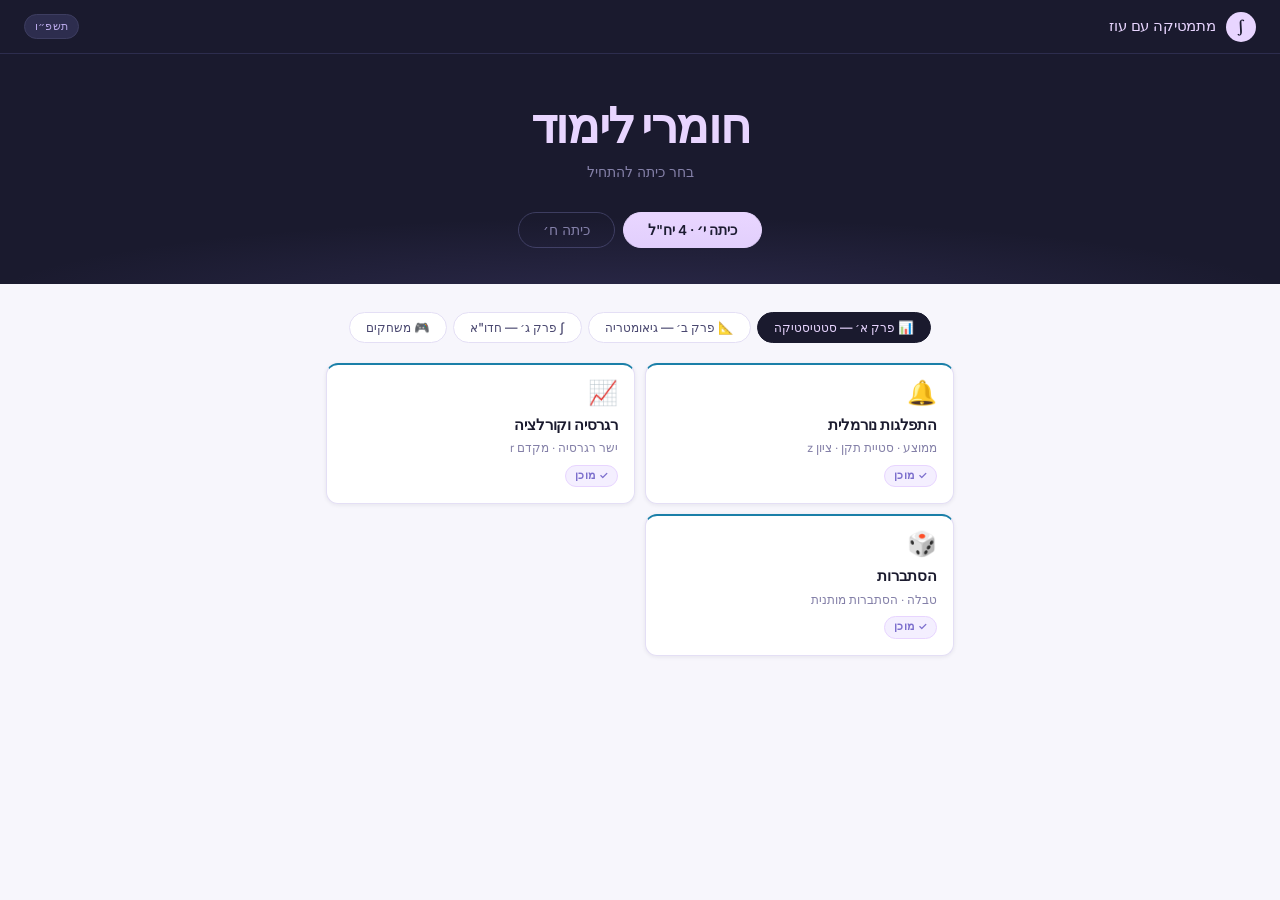
<file: index.html>
<!DOCTYPE html>
<html lang="he" dir="rtl">
<head>
<meta charset="UTF-8">
<meta name="viewport" content="width=device-width, initial-scale=1.0">
<title>מתמטיקה — עתיד ארנון</title>
<link rel="stylesheet" href="style.css">
</head>
<body>

<div class="topbar">
  <div class="topbar-logo" id="secret-logo" onclick="secretClick()">
    <div class="logo-mark">∫</div>
    <span class="logo-text">מתמטיקה עם עוז</span>
  </div>
  <span class="topbar-badge">תשפ״ו</span>
</div>

<div class="home-hero">
  <div class="home-title">חומרי לימוד</div>
  <p class="home-sub">בחר כיתה להתחיל</p>
  <div class="class-switcher">
    <button class="class-btn active" onclick="switchClass('y10',this)">כיתה י׳ · 4 יח"ל</button>
    <button class="class-btn" onclick="switchClass('y8',this)">כיתה ח׳</button>
  </div>
</div>

<div class="home-main">

  <!-- ══ כיתה י׳ ══ -->
  <div class="class-panel active" id="panel-y10">

    <div class="subject-tabs">
      <button class="subject-tab active" onclick="switchTab('stat',this)">📊 פרק א׳ — סטטיסטיקה</button>
      <button class="subject-tab" onclick="switchTab('geo',this)">📐 פרק ב׳ — גיאומטריה</button>
      <button class="subject-tab" onclick="switchTab('calc',this)">∫ פרק ג׳ — חדו"א</button>
      <button class="subject-tab" onclick="switchTab('games10',this)">🎮 משחקים</button>
    </div>

    <!-- סטטיסטיקה -->
    <div class="tab-panel active" id="tab-stat">
      <div class="cards-grid">
        <a href="normal-distribution.html" class="card stat">
          <span class="card-emoji">🔔</span>
          <div class="card-title">התפלגות נורמלית</div>
          <div class="card-sub">ממוצע · סטיית תקן · ציון z</div>
          <span class="card-tag">✓ מוכן</span>
        </a>
        <a href="regression.html" class="card stat">
          <span class="card-emoji">📈</span>
          <div class="card-title">רגרסיה וקורלציה</div>
          <div class="card-sub">ישר רגרסיה · מקדם r</div>
          <span class="card-tag">✓ מוכן</span>
        </a>
        <a href="probability.html" class="card stat">
          <span class="card-emoji">🎲</span>
          <div class="card-title">הסתברות</div>
          <div class="card-sub">טבלה · הסתברות מותנית</div>
          <span class="card-tag">✓ מוכן</span>
        </a>
      </div>
    </div>

    <!-- גיאומטריה -->
    <div class="tab-panel" id="tab-geo">
      <div class="cards-grid">
        <div class="card coming geo"><span class="card-emoji">△</span><div class="card-title">דמיון משולשים</div><div class="card-sub">יחס דמיון · הוכחות</div><span class="card-tag">בקרוב</span></div>
        <div class="card coming geo"><span class="card-emoji">⭕</span><div class="card-title">מעגל ומשיק</div><div class="card-sub">משיק · מיתר · זוויות</div><span class="card-tag">בקרוב</span></div>
        <div class="card coming geo"><span class="card-emoji">📍</span><div class="card-title">גיאומטריה קואורדינטית</div><div class="card-sub">ישרים · מרחקים · שטחים</div><span class="card-tag">בקרוב</span></div>
      </div>
    </div>

    <!-- חדו"א -->
    <div class="tab-panel" id="tab-calc">
      <div class="cards-grid">
        <a href="sqrt-functions.html" class="card calc">
          <span class="card-emoji">√</span>
          <div class="card-title">פונקציית שורש</div>
          <div class="card-sub">חקירה · נגזרת · מחולל</div>
          <span class="card-tag">✓ מוכן</span>
        </a>
        <a href="polynomials.html" class="card calc">
          <span class="card-emoji">³</span>
          <div class="card-title">פולינומים</div>
          <div class="card-sub">חקירה · קיצון · פרמטרים</div>
          <span class="card-tag">✓ מוכן</span>
        </a>
        <a href="rational.html" class="card calc">
          <span class="card-emoji">÷</span>
          <div class="card-title">פונקציה רציונלית</div>
          <div class="card-sub">אסימפטוטות · כלל המנה</div>
          <span class="card-tag">✓ מוכן</span>
        </a>
      </div>
    </div>

    <!-- משחקים י׳ -->
    <div class="tab-panel" id="tab-games10">
      <a href="escape-room-competition.html" class="card game-card">
        <div class="game-badge">🏆 תחרות צוותים</div>
        <div class="card-title">מסע המתמטיקאים</div>
        <div class="card-sub">חדרי בריחה · תחרות · כיתה י׳</div>
        <div class="game-meta">
          <span>⏱ ~45 דקות</span>
          <span>👥 משחק קבוצתי</span>
        </div>
        <span class="card-tag" style="background:var(--navy);color:var(--purple-light);border-color:var(--navy);">🎮 שחק עכשיו</span>
      </a>
    </div>

  </div>

  <!-- ══ כיתה ח׳ ══ -->
  <div class="class-panel" id="panel-y8">

    <div class="subject-tabs">
      <button class="subject-tab active" onclick="switchTab('alg8',this)">📐 אלגברה</button>
      <button class="subject-tab" onclick="switchTab('geo8',this)">📏 גיאומטריה</button>
      <button class="subject-tab" onclick="switchTab('games8',this)">🎮 משחקים</button>
    </div>

    <!-- אלגברה ח׳ -->
    <div class="tab-panel active" id="tab-alg8">
      <div class="cards-grid">
        <a href="equations-flowchart.html" class="card g8c">
          <span class="card-emoji">⚖️</span>
          <div class="card-title">משוואות ואי-שוויונות</div>
          <div class="card-sub">תרשים זרימה · שיטות פתרון</div>
          <span class="card-tag">✓ מוכן</span>
        </a>
        <a href="linear-functions.html" class="card g8c">
          <span class="card-emoji">📈</span>
          <div class="card-title">פונקציה קווית</div>
          <div class="card-sub">שיפוע · חותך · ייצוגים · מחולל</div>
          <span class="card-tag">✓ מוכן</span>
        </a>
      </div>
    </div>

    <!-- גיאומטריה ח׳ -->
    <div class="tab-panel" id="tab-geo8">
      <div class="cards-grid">
        <a href="pythagoras.html" class="card geo">
          <span class="card-emoji">📐</span>
          <div class="card-title">משפט פיתגורס</div>
          <div class="card-sub">משפט · הוכחה · שלשות · מחולל</div>
          <span class="card-tag">✓ מוכן</span>
        </a>
        <div class="card coming geo"><span class="card-emoji">△</span><div class="card-title">זוויות ומשולשים</div><div class="card-sub">סוגי זוויות · משפטי משולשים</div><span class="card-tag">בקרוב</span></div>
        <div class="card coming geo"><span class="card-emoji">⬜</span><div class="card-title">שטחים והיקפים</div><div class="card-sub">מלבן · משולש · מעגל</div><span class="card-tag">בקרוב</span></div>
      </div>
    </div>

    <!-- משחקים ח׳ -->
    <div class="tab-panel" id="tab-games8">
      <a href="escape-room-grade8.html" class="card game-card">
        <div class="game-badge">🚀 הרפתקה</div>
        <div class="card-title">מסע המתמטיקאים — משוואות</div>
        <div class="card-sub">חדר בריחה · כיתה ח׳ · משוואות ואי-שוויונות</div>
        <div class="game-meta">
          <span>⏱ ~30 דקות</span>
          <span>👤 יחיד / קבוצה</span>
        </div>
        <span class="card-tag" style="background:var(--navy);color:var(--purple-light);border-color:var(--navy);">🎮 שחק עכשיו</span>
      </a>
    </div>

  </div>
</div>

<script>
function switchClass(cls,btn){
  document.querySelectorAll('.class-btn').forEach(b=>b.classList.remove('active'));
  document.querySelectorAll('.class-panel').forEach(p=>p.classList.remove('active'));
  btn.classList.add('active');
  document.getElementById('panel-'+cls).classList.add('active');
}
function switchTab(tab,btn){
  const panel=btn.closest('.class-panel');
  panel.querySelectorAll('.subject-tab').forEach(b=>b.classList.remove('active'));
  panel.querySelectorAll('.tab-panel').forEach(p=>p.classList.remove('active'));
  btn.classList.add('active');
  document.getElementById('tab-'+tab).classList.add('active');
}
</script>

<script>
let _clicks = 0, _timer;
function secretClick() {
  _clicks++;
  clearTimeout(_timer);
  if (_clicks >= 5) {
    _clicks = 0;
    window.location.href = 'teacher.html';
  }
  _timer = setTimeout(() => _clicks = 0, 2000);
}
</script>
</body>
</html>
</file>
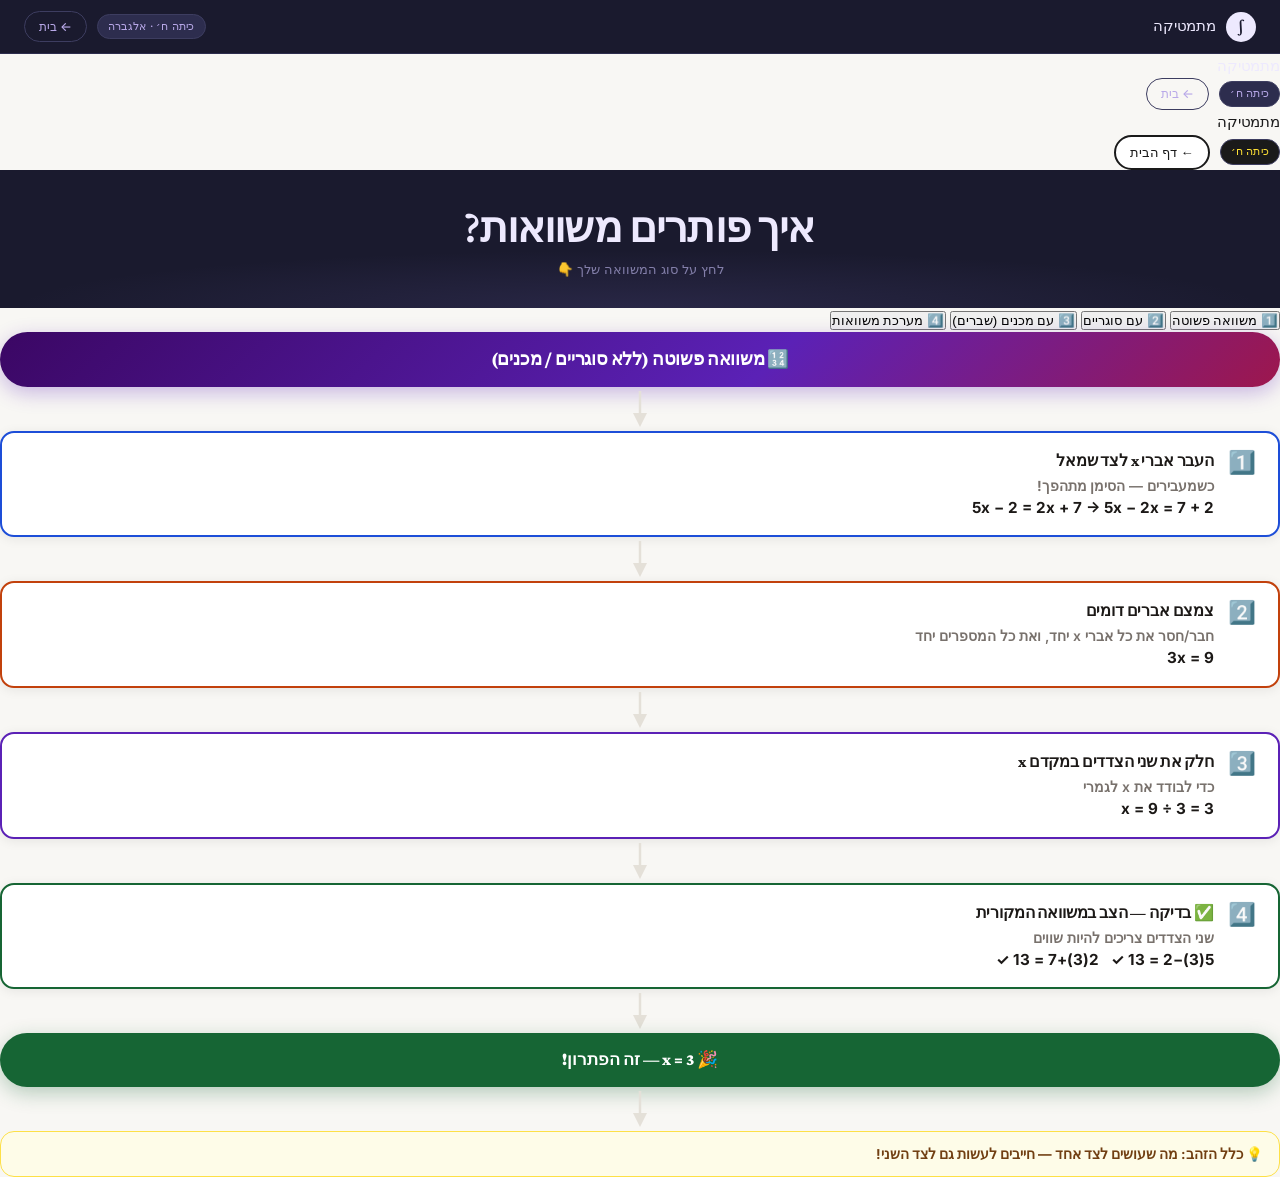
<file: equations-flowchart.html>
<!DOCTYPE html>
<html lang="he" dir="rtl">
<head>
<meta charset="UTF-8">
<meta name="viewport" content="width=device-width, initial-scale=1.0">
<title>איך פותרים משוואות — כל הסוגים</title>
<link rel="stylesheet" href="style.css">
<style>
/* page-specific for equations-flowchart */
:root{
  --purple:#5b21b6; --purple-light:#ede9fe; --purple-border:#c4b5fd;
  --teal:#0f766e; --teal-light:#ccfbf1;
  --orange:#c2410c; --orange-light:#fff7ed;
  --red:#b91c1c; --red-light:#fee2e2;
  --green:#166534; --green-light:#dcfce7;
  --blue:#1d4ed8; --blue-light:#eff6ff;
  --gray:#78716c;
  --shadow:0 2px 12px rgba(0,0,0,0.08);
  --bg:#f8f7f4; --white:#fff; --border:#e4e0d8; --text:#1c1917;
}

.main-nav{display:flex;justify-content:center;max-width:700px;margin:22px auto 0;background:rgba(255,255,255,0.12);border:1.5px solid rgba(255,255,255,0.2);border-radius:14px;overflow:hidden;}
.main-btn{flex:1;padding:12px 4px;border:none;background:transparent;font-family:'Nunito',sans-serif;font-size:0.83rem;font-weight:800;cursor:pointer;color:rgba(255,255,255,0.6);transition:all 0.2s;border-left:1px solid rgba(255,255,255,0.15);}
.main-btn:last-child{border-left:none;}
.main-btn.active{background:rgba(255,255,255,0.2);color:#fff;}
.main-btn:hover:not(.active){background:rgba(255,255,255,0.12);color:rgba(255,255,255,0.9);}

main{max-width:700px;margin:0 auto;padding:28px 14px 80px;}
.panel{display:none;}
.panel.active{display:flex;flex-direction:column;align-items:center;gap:0;}
.section-title{width:100%;font-family:'Fredoka One',cursive;font-size:1.1rem;font-weight:700;color:var(--purple);padding:16px 0 10px;border-bottom:2px solid var(--purple-border);margin-bottom:4px;}

.node{width:100%;border-radius:14px;padding:16px 22px;font-size:0.95rem;font-weight:700;line-height:1.5;}
.node.start{background:linear-gradient(135deg,#3b0764,#5b21b6 60%,#9d174d);color:#fff;text-align:center;font-size:1.1rem;font-weight:900;border-radius:50px;padding:14px 36px;box-shadow:0 6px 20px rgba(91,33,182,.3);}
.node.end{background:var(--green);color:#fff;text-align:center;font-size:1.05rem;font-weight:900;border-radius:50px;padding:14px 36px;box-shadow:0 6px 20px rgba(22,101,52,.3);}
.node.step{border:2px solid;display:flex;align-items:flex-start;gap:12px;background:var(--white);box-shadow:var(--shadow);}
.node.step .num{font-size:1.4rem;min-width:30px;line-height:1;margin-top:2px;}
.node.step .content .title{font-size:1rem;font-weight:800;margin-bottom:3px;}
.node.step .content .detail{font-size:0.87rem;font-weight:600;color:var(--gray);line-height:1.5;}
.node.decision{background:var(--white);border:2.5px solid;border-radius:14px;box-shadow:var(--shadow);}
.node.decision .q{font-size:0.95rem;font-weight:800;margin-bottom:8px;}
.node.decision .opts{display:flex;gap:8px;flex-wrap:wrap;}
.node.decision .opt{padding:4px 14px;border-radius:20px;font-size:0.82rem;font-weight:700;}
.node.warn{background:#fefce8;border:2px solid #fde047;color:#713f12;}
.node.purple{border-color:var(--purple);} .node.purple .num{color:var(--purple);} .node.purple .opt{background:var(--purple-light);color:var(--purple);}
.node.teal{border-color:var(--teal);} .node.teal .num{color:var(--teal);} .node.teal .opt{background:var(--teal-light);color:var(--teal);}
.node.orange{border-color:var(--orange);} .node.orange .num{color:var(--orange);} .node.orange .opt{background:var(--orange-light);color:var(--orange);}
.node.red{border-color:var(--red);} .node.red .num{color:var(--red);} .node.red .opt{background:var(--red-light);color:var(--red);}
.node.green{border-color:var(--green);} .node.green .num{color:var(--green);} .node.green .opt{background:var(--green-light);color:var(--green);}
.node.blue{border-color:var(--blue);} .node.blue .num{color:var(--blue);} .node.blue .opt{background:var(--blue-light);color:var(--blue);}

.arrow{display:flex;justify-content:center;padding:4px 0;}
.spacer{height:12px;}
.tip{width:100%;background:#fefce8;border:1.5px solid #fde047;border-radius:14px;padding:12px 16px;font-size:0.85rem;font-weight:700;color:#713f12;line-height:1.5;}
.frac{display:inline-flex;flex-direction:column;align-items:center;vertical-align:middle;margin:0 2px;font-size:0.9em;}
.frac .num{border-bottom:1.5px solid currentColor;padding:0 3px;line-height:1.3;}
.frac .den{padding:0 3px;line-height:1.3;}
</style>
</head>
<body>

<div class="topbar">
  <a href="index.html" class="topbar-logo">
    <div class="logo-mark">∫</div>
    <span class="logo-text">מתמטיקה</span>
  </a>
  <div style="display:flex;align-items:center;gap:10px;">
    <span class="topbar-badge">כיתה ח׳ · אלגברה</span>
    <a href="index.html" class="topbar-home">← בית</a>
  </div>
</div>
    <span class="logo-text">מתמטיקה</span>
  </a>
  <div style="display:flex;align-items:center;gap:10px;">
    <span class="topbar-badge">כיתה ח׳</span>
    <a href="index.html" class="topbar-home">← בית</a>
  </div>
</div>
    <span class="logo-text" style="color:var(--ink,#1a1a1a);font-family:'Fredoka One',cursive;">מתמטיקה</span>
  </a>
  <div style="display:flex;align-items:center;gap:10px;">
    <span class="topbar-badge" style="background:var(--ink,#1a1a1a);color:var(--yellow,#FFE135);font-family:'Fredoka One',cursive;">כיתה ח׳</span>
    <a href="index.html" class="topbar-home" style="border:2.5px solid var(--ink,#1a1a1a);color:var(--ink,#1a1a1a);font-family:'Fredoka One',cursive;background:#fff;border-radius:999px;padding:5px 14px;text-decoration:none;font-size:0.82rem;">← דף הבית</a>
  </div>
</div>

<div class="hero">
  <h1>איך פותרים משוואות?</h1>
  <p class="hero-sub">לחץ על סוג המשוואה שלך 👇</p>
</div>

<div class="type-nav">
  <button class="type-btn btn-simple active" onclick="show('simple',this)">1️⃣ משוואה פשוטה</button>
  <button class="type-btn btn-parens"        onclick="show('parens',this)">2️⃣ עם סוגריים</button>
  <button class="type-btn btn-frac"          onclick="show('frac',this)">3️⃣ עם מכנים (שברים)</button>
  <button class="type-btn btn-system"        onclick="show('system',this)">4️⃣ מערכת משוואות</button>
</div>

<!-- ARROW SVG helper -->
<template id="arr">
  <div class="arrow"><svg width="24" height="36" viewBox="0 0 24 36"><line x1="12" y1="0" x2="12" y2="28" stroke="#aaa" stroke-width="2.5"/><polygon points="12,36 5,22 19,22" fill="#aaa"/></svg></div>
</template>

<!-- ═══════════════════════════════ PANEL 1 ═══════════════════════════════ -->
<div class="panel active" id="panel-simple">
  <div class="node start">🔢 משוואה פשוטה (ללא סוגריים / מכנים)</div>
  <div class="arrow"><svg width="24" height="36" viewBox="0 0 24 36"><line x1="12" y1="0" x2="12" y2="28" stroke="#aaa" stroke-width="2.5"/><polygon points="12,36 5,22 19,22" fill="#aaa"/></svg></div>

  <div class="node step blue">
    <div class="num">1️⃣</div>
    <div class="content">
      <div class="title">העבר אברי x לצד שמאל</div>
      <div class="detail">כשמעבירים — <strong>הסימן מתהפך!</strong></div>
      <div class="math">5x − 2 = 2x + 7 → 5x − 2x = 7 + 2</div>
    </div>
  </div>
  <div class="arrow"><svg width="24" height="36" viewBox="0 0 24 36"><line x1="12" y1="0" x2="12" y2="28" stroke="#aaa" stroke-width="2.5"/><polygon points="12,36 5,22 19,22" fill="#aaa"/></svg></div>

  <div class="node step orange">
    <div class="num">2️⃣</div>
    <div class="content">
      <div class="title">צמצם אברים דומים</div>
      <div class="detail">חבר/חסר את כל אברי x יחד, ואת כל המספרים יחד</div>
      <div class="math">3x = 9</div>
    </div>
  </div>
  <div class="arrow"><svg width="24" height="36" viewBox="0 0 24 36"><line x1="12" y1="0" x2="12" y2="28" stroke="#aaa" stroke-width="2.5"/><polygon points="12,36 5,22 19,22" fill="#aaa"/></svg></div>

  <div class="node step purple">
    <div class="num">3️⃣</div>
    <div class="content">
      <div class="title">חלק את שני הצדדים במקדם x</div>
      <div class="detail">כדי לבודד את x לגמרי</div>
      <div class="math">x = 9 ÷ 3 = <strong>3</strong></div>
    </div>
  </div>
  <div class="arrow"><svg width="24" height="36" viewBox="0 0 24 36"><line x1="12" y1="0" x2="12" y2="28" stroke="#aaa" stroke-width="2.5"/><polygon points="12,36 5,22 19,22" fill="#aaa"/></svg></div>

  <div class="node step green">
    <div class="num">4️⃣</div>
    <div class="content">
      <div class="title">✅ בדיקה — הצב במשוואה המקורית</div>
      <div class="detail">שני הצדדים צריכים להיות שווים</div>
      <div class="math">5(3)−2 = 13 ✓ &nbsp; 2(3)+7 = 13 ✓</div>
    </div>
  </div>
  <div class="arrow"><svg width="24" height="36" viewBox="0 0 24 36"><line x1="12" y1="0" x2="12" y2="28" stroke="#aaa" stroke-width="2.5"/><polygon points="12,36 5,22 19,22" fill="#aaa"/></svg></div>

  <div class="node end">🎉 x = 3 — זה הפתרון!</div>
  <div class="arrow"><svg width="24" height="36" viewBox="0 0 24 36"><line x1="12" y1="0" x2="12" y2="28" stroke="#aaa" stroke-width="2.5"/><polygon points="12,36 5,22 19,22" fill="#aaa"/></svg></div>
  <div class="tip">💡 <strong>כלל הזהב:</strong> מה שעושים לצד אחד — חייבים לעשות גם לצד השני!</div>
</div>

<!-- ═══════════════════════════════ PANEL 2 ═══════════════════════════════ -->
<div class="panel" id="panel-parens">
  <div class="node start">🟠 משוואה עם סוגריים</div>
  <div class="arrow"><svg width="24" height="36" viewBox="0 0 24 36"><line x1="12" y1="0" x2="12" y2="28" stroke="#aaa" stroke-width="2.5"/><polygon points="12,36 5,22 19,22" fill="#aaa"/></svg></div>

  <div class="node step orange">
    <div class="num">1️⃣</div>
    <div class="content">
      <div class="title">פתח סוגריים — חוק הפילוג</div>
      <div class="detail">המספר שמחוץ לסוגריים מוכפל בכל אבר בתוכם</div>
      <div class="math">3(x + 2) = 3x + 6</div>
    </div>
  </div>
  <div class="arrow"><svg width="24" height="36" viewBox="0 0 24 36"><line x1="12" y1="0" x2="12" y2="28" stroke="#aaa" stroke-width="2.5"/><polygon points="12,36 5,22 19,22" fill="#aaa"/></svg></div>

  <div class="node alert-step">
    ⚠️ <strong>שים לב לסימן מינוס לפני סוגריים!</strong><br>
    מינוס הופך את כל הסימנים: &nbsp; −(x − 3) = −x + 3
  </div>
  <div class="arrow"><svg width="24" height="36" viewBox="0 0 24 36"><line x1="12" y1="0" x2="12" y2="28" stroke="#aaa" stroke-width="2.5"/><polygon points="12,36 5,22 19,22" fill="#aaa"/></svg></div>

  <div class="node step blue">
    <div class="num">2️⃣</div>
    <div class="content">
      <div class="title">העבר x לשמאל, מספרים לימין</div>
      <div class="detail">הסימן מתהפך בכל העברה</div>
      <div class="math">3x + 6 = x + 10 → 3x − x = 10 − 6</div>
    </div>
  </div>
  <div class="arrow"><svg width="24" height="36" viewBox="0 0 24 36"><line x1="12" y1="0" x2="12" y2="28" stroke="#aaa" stroke-width="2.5"/><polygon points="12,36 5,22 19,22" fill="#aaa"/></svg></div>

  <div class="node step purple">
    <div class="num">3️⃣</div>
    <div class="content">
      <div class="title">צמצם וחלק</div>
      <div class="math">2x = 4 → x = <strong>2</strong></div>
    </div>
  </div>
  <div class="arrow"><svg width="24" height="36" viewBox="0 0 24 36"><line x1="12" y1="0" x2="12" y2="28" stroke="#aaa" stroke-width="2.5"/><polygon points="12,36 5,22 19,22" fill="#aaa"/></svg></div>

  <div class="node step green">
    <div class="num">4️⃣</div>
    <div class="content">
      <div class="title">✅ בדיקה</div>
      <div class="math">3(2+2)=12 ✓ &nbsp; 2+10=12 ✓</div>
    </div>
  </div>
  <div class="arrow"><svg width="24" height="36" viewBox="0 0 24 36"><line x1="12" y1="0" x2="12" y2="28" stroke="#aaa" stroke-width="2.5"/><polygon points="12,36 5,22 19,22" fill="#aaa"/></svg></div>

  <div class="node end">🎉 x = 2 — זה הפתרון!</div>
  <div class="arrow"><svg width="24" height="36" viewBox="0 0 24 36"><line x1="12" y1="0" x2="12" y2="28" stroke="#aaa" stroke-width="2.5"/><polygon points="12,36 5,22 19,22" fill="#aaa"/></svg></div>

  <div class="example">
    <div class="ex-title">📝 דוגמה: 3(x + 2) = x + 10</div>
    <table>
      <tr><td>פתח סוגריים:</td><td>3x + 6 = x + 10</td></tr>
      <tr><td>x לשמאל:</td><td>3x − x = 10 − 6</td></tr>
      <tr><td>צמצם:</td><td>2x = 4</td></tr>
      <tr><td>חלק:</td><td>x = 2</td></tr>
      <tr><td>בדיקה:</td><td>3(4)=12 ✓ &nbsp; 2+10=12 ✓</td></tr>
    </table>
  </div>
</div>

<!-- ═══════════════════════════════ PANEL 3 ═══════════════════════════════ -->
<div class="panel" id="panel-frac">
  <div class="node start">🟣 משוואה עם מכנים (שברים)</div>
  <div class="arrow"><svg width="24" height="36" viewBox="0 0 24 36"><line x1="12" y1="0" x2="12" y2="28" stroke="#aaa" stroke-width="2.5"/><polygon points="12,36 5,22 19,22" fill="#aaa"/></svg></div>

  <div class="node step purple">
    <div class="num">1️⃣</div>
    <div class="content">
      <div class="title">מצא מכנה משותף קטן ביותר (מ.מ.ק)</div>
      <div class="detail">המספר הקטן שכל המכנים מתחלקים בו בשלמות</div>
      <div class="math">x/2 + x/3 = 5 → מ.מ.ק = 6</div>
    </div>
  </div>
  <div class="arrow"><svg width="24" height="36" viewBox="0 0 24 36"><line x1="12" y1="0" x2="12" y2="28" stroke="#aaa" stroke-width="2.5"/><polygon points="12,36 5,22 19,22" fill="#aaa"/></svg></div>

  <div class="node step red">
    <div class="num">2️⃣</div>
    <div class="content">
      <div class="title">הכפל את כל המשוואה במ.מ.ק</div>
      <div class="detail">כופלים כל אבר — ימין ושמאל — כדי לבטל את כל המכנים</div>
      <div class="math">×6: &nbsp; 3x + 2x = 30</div>
    </div>
  </div>
  <div class="arrow"><svg width="24" height="36" viewBox="0 0 24 36"><line x1="12" y1="0" x2="12" y2="28" stroke="#aaa" stroke-width="2.5"/><polygon points="12,36 5,22 19,22" fill="#aaa"/></svg></div>

  <div class="node alert-step">
    ⚠️ <strong>בדוק:</strong> אחרי הכפל, כל המכנים אמורים להיעלם!<br>
    אם נשאר מכנה — חזור וכפל שוב את כל האברים.
  </div>
  <div class="arrow"><svg width="24" height="36" viewBox="0 0 24 36"><line x1="12" y1="0" x2="12" y2="28" stroke="#aaa" stroke-width="2.5"/><polygon points="12,36 5,22 19,22" fill="#aaa"/></svg></div>

  <div class="node step blue">
    <div class="num">3️⃣</div>
    <div class="content">
      <div class="title">פתור את המשוואה הרגילה שנשארת</div>
      <div class="detail">עכשיו אין יותר שברים — פתרון רגיל!</div>
      <div class="math">5x = 30 → x = <strong>6</strong></div>
    </div>
  </div>
  <div class="arrow"><svg width="24" height="36" viewBox="0 0 24 36"><line x1="12" y1="0" x2="12" y2="28" stroke="#aaa" stroke-width="2.5"/><polygon points="12,36 5,22 19,22" fill="#aaa"/></svg></div>

  <div class="node step green">
    <div class="num">4️⃣</div>
    <div class="content">
      <div class="title">✅ בדיקה — הצב במשוואה המקורית עם השברים</div>
      <div class="math">6/2 + 6/3 = 3 + 2 = 5 ✓</div>
    </div>
  </div>
  <div class="arrow"><svg width="24" height="36" viewBox="0 0 24 36"><line x1="12" y1="0" x2="12" y2="28" stroke="#aaa" stroke-width="2.5"/><polygon points="12,36 5,22 19,22" fill="#aaa"/></svg></div>

  <div class="node end">🎉 x = 6 — זה הפתרון!</div>
  <div class="arrow"><svg width="24" height="36" viewBox="0 0 24 36"><line x1="12" y1="0" x2="12" y2="28" stroke="#aaa" stroke-width="2.5"/><polygon points="12,36 5,22 19,22" fill="#aaa"/></svg></div>

  <div class="example">
    <div class="ex-title">📝 דוגמה: x/4 + 1 = (x+2)/2</div>
    <table>
      <tr><td>מ.מ.ק של 4 ו-2:</td><td>4</td></tr>
      <tr><td>הכפל ב-4:</td><td>x + 4 = 2(x+2)</td></tr>
      <tr><td>פתח סוגריים:</td><td>x + 4 = 2x + 4</td></tr>
      <tr><td>x לשמאל:</td><td>x − 2x = 4 − 4</td></tr>
      <tr><td>צמצם וחלק:</td><td>−x = 0 → x = 0</td></tr>
      <tr><td>בדיקה:</td><td>0+1 = 1 ✓ &nbsp; 2/2 = 1 ✓</td></tr>
    </table>
  </div>
  <div class="arrow"><svg width="24" height="36" viewBox="0 0 24 36"><line x1="12" y1="0" x2="12" y2="28" stroke="#aaa" stroke-width="2.5"/><polygon points="12,36 5,22 19,22" fill="#aaa"/></svg></div>
  <div class="tip">💡 <strong>טיפ:</strong> אם המכנים שונים לגמרי — פשוט תכפול אותם זה בזה. למשל מכנים 3 ו-4 → מ.מ.ק = 12.</div>
</div>

<!-- ═══════════════════════════════ PANEL 4 ═══════════════════════════════ -->
<div class="panel" id="panel-system">
  <div class="node start">🩷 מערכת משוואות — 2 משוואות, 2 נעלמות</div>
  <div class="arrow"><svg width="24" height="36" viewBox="0 0 24 36"><line x1="12" y1="0" x2="12" y2="28" stroke="#aaa" stroke-width="2.5"/><polygon points="12,36 5,22 19,22" fill="#aaa"/></svg></div>

  <div class="diamond-wrap">
    <div class="diamond pink">איזו שיטה<br>לבחור?</div>
    <div class="branches">
      <div class="branch">
        <div class="branch-label yes">🔁 הצבה</div>
        <div class="branch-box yes-box">כשקל לבודד נעלם אחד<br>למשל: y = 3x + 1</div>
      </div>
      <div class="branch">
        <div class="branch-label no">➕ צירוף</div>
        <div class="branch-box no-box">כשמקדם של נעלם שווה בשתי המשוואות</div>
      </div>
    </div>
  </div>
  <div class="arrow"><svg width="24" height="36" viewBox="0 0 24 36"><line x1="12" y1="0" x2="12" y2="28" stroke="#aaa" stroke-width="2.5"/><polygon points="12,36 5,22 19,22" fill="#aaa"/></svg></div>

  <div style="display:flex;gap:14px;width:100%;align-items:flex-start;">
    <div style="flex:1;display:flex;flex-direction:column;gap:10px;">
      <div class="section-label" style="background:var(--green);">🔁 שיטת ההצבה</div>
      <div class="node step green" style="font-size:0.9rem;padding:14px 16px;">
        <div class="num" style="font-size:1.2rem;">1</div>
        <div class="content">
          <div class="title" style="font-size:0.95rem;">בודד נעלם אחד</div>
          <div class="math" style="font-size:0.88rem;">y = 3 − x</div>
        </div>
      </div>
      <div class="node step blue" style="font-size:0.9rem;padding:14px 16px;">
        <div class="num" style="font-size:1.2rem;">2</div>
        <div class="content">
          <div class="title" style="font-size:0.95rem;">הצב במשוואה השנייה</div>
          <div class="math" style="font-size:0.88rem;">2x+(3−x)=5</div>
        </div>
      </div>
      <div class="node step purple" style="font-size:0.9rem;padding:14px 16px;">
        <div class="num" style="font-size:1.2rem;">3</div>
        <div class="content">
          <div class="title" style="font-size:0.95rem;">פתור — מצא x</div>
          <div class="math" style="font-size:0.88rem;">x = 2</div>
        </div>
      </div>
      <div class="node step orange" style="font-size:0.9rem;padding:14px 16px;">
        <div class="num" style="font-size:1.2rem;">4</div>
        <div class="content">
          <div class="title" style="font-size:0.95rem;">הצב בחזרה — מצא y</div>
          <div class="math" style="font-size:0.88rem;">y = 3−2 = 1</div>
        </div>
      </div>
    </div>

    <div style="flex:1;display:flex;flex-direction:column;gap:10px;">
      <div class="section-label" style="background:var(--pink);">➕ שיטת הצירוף</div>
      <div class="node step pink" style="font-size:0.9rem;padding:14px 16px;">
        <div class="num" style="font-size:1.2rem;">1</div>
        <div class="content">
          <div class="title" style="font-size:0.95rem;">כוון מקדמים שווים</div>
          <div class="detail" style="font-size:0.82rem;">הכפל משוואה כדי שמקדם אחד יהיה זהה</div>
        </div>
      </div>
      <div class="node step red" style="font-size:0.9rem;padding:14px 16px;">
        <div class="num" style="font-size:1.2rem;">2</div>
        <div class="content">
          <div class="title" style="font-size:0.95rem;">חבר/חסר את המשוואות</div>
          <div class="detail" style="font-size:0.82rem;">נעלם אחד נבטל — נשאר רק אחד</div>
        </div>
      </div>
      <div class="node step indigo" style="font-size:0.9rem;padding:14px 16px;">
        <div class="num" style="font-size:1.2rem;">3</div>
        <div class="content">
          <div class="title" style="font-size:0.95rem;">פתור ומצא נעלם ראשון</div>
        </div>
      </div>
      <div class="node step teal" style="font-size:0.9rem;padding:14px 16px;">
        <div class="num" style="font-size:1.2rem;">4</div>
        <div class="content">
          <div class="title" style="font-size:0.95rem;">הצב למצוא את השני</div>
        </div>
      </div>
    </div>
  </div>

  <div class="arrow"><svg width="24" height="36" viewBox="0 0 24 36"><line x1="12" y1="0" x2="12" y2="28" stroke="#aaa" stroke-width="2.5"/><polygon points="12,36 5,22 19,22" fill="#aaa"/></svg></div>

  <div class="node step green">
    <div class="num">✅</div>
    <div class="content">
      <div class="title">בדיקה — הצב x ו-y בשתי המשוואות המקוריות</div>
      <div class="detail">שתי המשוואות חייבות להתקיים בו-זמנית!</div>
      <div class="math">x=2,y=1: &nbsp; 2+1=3 ✓ &nbsp; 2(2)+1=5 ✓</div>
    </div>
  </div>
  <div class="arrow"><svg width="24" height="36" viewBox="0 0 24 36"><line x1="12" y1="0" x2="12" y2="28" stroke="#aaa" stroke-width="2.5"/><polygon points="12,36 5,22 19,22" fill="#aaa"/></svg></div>

  <div class="node end">🎉 הפתרון: x = 2, y = 1</div>
  <div class="arrow"><svg width="24" height="36" viewBox="0 0 24 36"><line x1="12" y1="0" x2="12" y2="28" stroke="#aaa" stroke-width="2.5"/><polygon points="12,36 5,22 19,22" fill="#aaa"/></svg></div>

  <div class="example">
    <div class="ex-title">📝 דוגמה בהצבה: x + y = 3 , 2x + y = 5</div>
    <table>
      <tr><td>בודד y:</td><td>y = 3 − x (ממשוואה 1)</td></tr>
      <tr><td>הצב במשוואה 2:</td><td>2x + (3 − x) = 5</td></tr>
      <tr><td>פשט:</td><td>x + 3 = 5 → x = 2</td></tr>
      <tr><td>מצא y:</td><td>y = 3 − 2 = 1</td></tr>
      <tr><td>בדיקה:</td><td>2+1=3 ✓ &nbsp; 4+1=5 ✓</td></tr>
    </table>
  </div>
  <div class="arrow"><svg width="24" height="36" viewBox="0 0 24 36"><line x1="12" y1="0" x2="12" y2="28" stroke="#aaa" stroke-width="2.5"/><polygon points="12,36 5,22 19,22" fill="#aaa"/></svg></div>
  <div class="tip">💡 <strong>איך לבחור שיטה?</strong> רואים y=... כבר כתוב? → הצבה. המקדמים שווים? → צירוף. בשתי השיטות מגיעים לאותה תשובה!</div>
</div>

<script>
function show(type, btn) {
  document.querySelectorAll('.panel').forEach(p => p.classList.remove('active'));
  document.querySelectorAll('.type-btn').forEach(b => b.classList.remove('active'));
  document.getElementById('panel-' + type).classList.add('active');
  btn.classList.add('active');
  window.scrollTo({top: 0, behavior: 'smooth'});
}
</script>
</body>
</html>
</file>
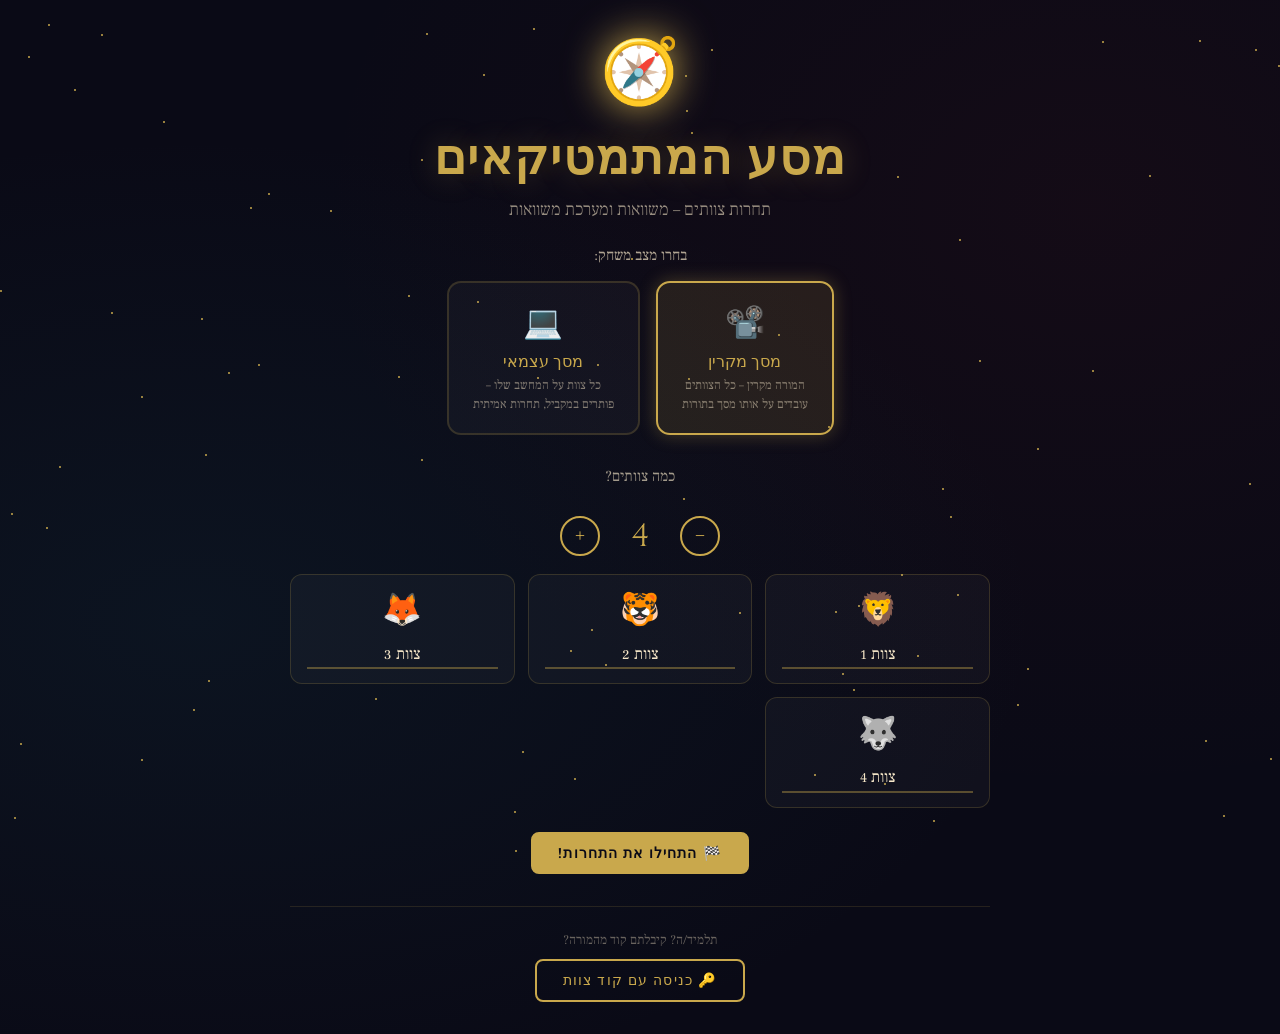
<file: escape-room-grade8.html>
<!DOCTYPE html>
<html lang="he" dir="rtl">
<head>
<meta charset="UTF-8">
<meta name="viewport" content="width=device-width, initial-scale=1.0">
<title>מסע המתמטיקאים – כיתה ח – משוואות</title>
<link href="https://fonts.googleapis.com/css2?family=Cinzel:wght@400;700;900&family=Frank+Ruhl+Libre:wght@300;400;700&display=swap" rel="stylesheet">
<style>
:root {
  --gold: #c9a84c;
  --dark: #0a0a16;
  --parchment: #f5e6c8;
  --glow: rgba(201,168,76,0.3);
  --green: #4caf50;
  --red: #ef5350;
}
* { box-sizing:border-box; margin:0; padding:0; }
body {
  background: var(--dark);
  color: var(--parchment);
  font-family: 'Frank Ruhl Libre', serif;
  min-height: 100vh;
  overflow-x: hidden;
  background-image:
    radial-gradient(ellipse at 15% 60%, rgba(26,92,110,0.12) 0%, transparent 55%),
    radial-gradient(ellipse at 85% 20%, rgba(139,26,26,0.08) 0%, transparent 50%);
}

/* ── SCREENS ── */
.screen { display:none; }
.screen.active { display:block; animation:fadeIn 0.6s ease; }
#setup-screen.active,#map-screen.active,#final-screen.active { display:flex; }
@keyframes fadeIn { from{opacity:0;transform:translateY(16px)} to{opacity:1;transform:translateY(0)} }

/* ── STARS ── */
.stars { position:fixed; inset:0; pointer-events:none; z-index:0; }
.star { position:absolute; width:2px; height:2px; background:var(--gold); border-radius:50%; animation:twinkle var(--d,3s) infinite ease-in-out; }
@keyframes twinkle { 0%,100%{opacity:0.1} 50%{opacity:0.85} }

/* ── TYPOGRAPHY ── */
h1.title { font-family:'Cinzel',serif; font-size:clamp(1.8rem,4vw,3rem); color:var(--gold); text-shadow:0 0 30px var(--glow); letter-spacing:0.04em; }
h2.sub { font-size:1.1rem; color:rgba(245,230,200,0.6); font-weight:300; margin:0.4rem 0 1.5rem; }

/* ── BUTTONS ── */
.btn { background:transparent; border:2px solid var(--gold); color:var(--gold); font-family:'Cinzel',serif; font-size:0.88rem; padding:0.6rem 1.6rem; border-radius:8px; cursor:pointer; letter-spacing:0.08em; transition:all 0.25s; position:relative; overflow:hidden; }
.btn::before { content:''; position:absolute; inset:0; background:var(--gold); transform:translateX(101%); transition:transform 0.25s; z-index:0; }
.btn:hover::before { transform:translateX(0); }
.btn span { position:relative; z-index:1; }
.btn:hover { color:var(--dark); }
.btn.primary { background:var(--gold); color:var(--dark); font-weight:700; }
.btn.primary::before { background:rgba(255,255,255,0.2); }
.btn.primary:hover { color:var(--dark); }
.btn:disabled { opacity:0.3; pointer-events:none; }
.btn-row { display:flex; gap:0.8rem; justify-content:center; flex-wrap:wrap; margin-top:1.2rem; }

/* ══════════════════════════════
   SETUP SCREEN
══════════════════════════════ */
#setup-screen {
  min-height:100vh; flex-direction:column; align-items:center;
  justify-content:center; text-align:center; padding:2rem; position:relative;
}
.setup-content { position:relative; z-index:1; max-width:700px; width:100%; }
.compass { font-size:4rem; animation:spin 25s linear infinite; display:inline-block; margin-bottom:0.8rem; filter:drop-shadow(0 0 20px var(--gold)); }
@keyframes spin { from{transform:rotate(0)} to{transform:rotate(360deg)} }

.team-count-row { display:flex; align-items:center; justify-content:center; gap:1rem; margin:1.5rem 0 1rem; }
.count-btn { width:40px; height:40px; border:2px solid var(--gold); background:transparent; color:var(--gold); font-size:1.3rem; border-radius:50%; cursor:pointer; transition:all 0.2s; font-family:'Cinzel',serif; }
.count-btn:hover { background:var(--gold); color:var(--dark); }
.count-display { font-family:'Cinzel',serif; font-size:2rem; color:var(--gold); min-width:3rem; }

.teams-grid { display:grid; grid-template-columns:repeat(auto-fit,minmax(180px,1fr)); gap:0.8rem; margin:1rem 0; }
.team-input-card { background:rgba(255,255,255,0.03); border:1.5px solid rgba(201,168,76,0.2); border-radius:12px; padding:0.9rem 1rem; text-align:center; transition:border-color 0.3s; }
.team-input-card:focus-within { border-color:var(--gold); }
.team-emoji { font-size:2rem; margin-bottom:0.3rem; }
.team-name-input {
  background:transparent; border:none; border-bottom:2px solid rgba(201,168,76,0.4);
  color:var(--parchment); font-family:'Frank Ruhl Libre',serif; font-size:1rem;
  width:100%; text-align:center; outline:none; padding:0.2rem; margin-top:0.3rem;
}
.team-name-input:focus { border-color:var(--gold); }
.team-name-input::placeholder { color:rgba(245,230,200,0.3); }

/* ══════════════════════════════
   LEADERBOARD STRIP (top bar)
══════════════════════════════ */
#leaderboard-bar {
  position:fixed; top:0; left:0; right:0; z-index:200;
  background:rgba(10,10,22,0.95); border-bottom:1px solid rgba(201,168,76,0.25);
  padding:0.4rem 1rem;
  display:flex; align-items:center; gap:0.5rem; flex-wrap:wrap;
  backdrop-filter:blur(8px);
}
.lb-team {
  display:flex; align-items:center; gap:0.3rem;
  background:rgba(255,255,255,0.04); border:1.5px solid rgba(201,168,76,0.2);
  border-radius:20px; padding:0.2rem 0.7rem; transition:all 0.4s;
  font-size:0.85rem;
}
.lb-team.leader { border-color:var(--gold); background:rgba(201,168,76,0.1); box-shadow:0 0 8px var(--glow); }
.lb-team-emoji { font-size:1rem; }
.lb-team-name { font-weight:700; color:var(--parchment); max-width:80px; overflow:hidden; white-space:nowrap; text-overflow:ellipsis; }
.lb-team-score { font-family:'Cinzel',serif; color:var(--gold); font-size:0.9rem; }
.lb-title { font-family:'Cinzel',serif; font-size:0.7rem; color:rgba(201,168,76,0.5); margin-left:auto; letter-spacing:0.1em; }

/* ══════════════════════════════
   MAP TRANSITION
══════════════════════════════ */
#map-screen {
  min-height:100vh; flex-direction:column; align-items:center;
  justify-content:center; padding:2rem; position:relative; text-align:center;
}
.map-wrap { position:relative; width:100%; max-width:700px; }
.map-svg { width:100%; border-radius:16px; border:2px solid rgba(201,168,76,0.3); }
.plane { position:absolute; font-size:1.8rem; transition:none; filter:drop-shadow(0 0 8px var(--gold)); pointer-events:none; }
.map-station-dot {
  position:absolute; width:14px; height:14px; border-radius:50%;
  background:rgba(201,168,76,0.3); border:2px solid rgba(201,168,76,0.5);
  transform:translate(-50%,-50%); transition:all 0.4s;
}
.map-station-dot.visited { background:var(--gold); box-shadow:0 0 10px var(--gold); }
.map-station-dot.current { background:#4caf50; border-color:#4caf50; box-shadow:0 0 14px #4caf50; animation:pulseDot 1s infinite; }
@keyframes pulseDot { 0%,100%{box-shadow:0 0 8px #4caf50} 50%{box-shadow:0 0 20px #4caf50} }
.map-label {
  position:absolute; font-size:0.65rem; color:var(--gold); white-space:nowrap;
  transform:translateX(-50%); font-family:'Cinzel',serif; letter-spacing:0.05em;
}
.map-heading { font-family:'Cinzel',serif; font-size:1.4rem; color:var(--gold); margin-bottom:0.5rem; }
.map-dest { font-size:1rem; color:rgba(245,230,200,0.7); margin-bottom:1.5rem; }

/* ══════════════════════════════
   TEAM SELECTOR (before question)
══════════════════════════════ */
#team-select-screen {
  min-height:100vh; flex-direction:column; align-items:center;
  justify-content:center; padding:2rem; position:relative; text-align:center;
}
.team-cards-select { display:flex; flex-wrap:wrap; gap:1rem; justify-content:center; margin:1.5rem 0; }
.team-card-btn {
  background:rgba(255,255,255,0.03); border:2px solid rgba(201,168,76,0.25);
  border-radius:14px; padding:1rem 1.5rem; cursor:pointer; transition:all 0.25s;
  min-width:130px; text-align:center;
}
.team-card-btn:hover { border-color:var(--gold); background:rgba(201,168,76,0.1); transform:translateY(-3px); }
.team-card-btn.selected { border-color:var(--gold); background:rgba(201,168,76,0.18); box-shadow:0 0 20px var(--glow); }
.team-card-btn.done { border-color:var(--green); background:rgba(76,175,80,0.1); opacity:0.6; cursor:default; }
.tcb-emoji { font-size:2.5rem; display:block; }
.tcb-name { font-family:'Cinzel',serif; font-size:1rem; color:var(--parchment); margin-top:0.3rem; }
.tcb-score { font-size:0.8rem; color:var(--gold); }

/* ══════════════════════════════
   STATION / QUESTION
══════════════════════════════ */
#station-screen { min-height:100vh; padding-top:60px; padding-bottom:3rem; }
.station-header { text-align:center; padding:1.5rem 1rem 0.5rem; }
.st-badge { display:inline-block; font-family:'Cinzel',serif; font-size:0.75rem; color:var(--gold); letter-spacing:0.2em; border:1px solid rgba(201,168,76,0.3); padding:0.2rem 0.9rem; border-radius:20px; margin-bottom:0.5rem; }
.st-portrait { width:90px; height:90px; border-radius:50%; border:3px solid var(--gold); display:flex; align-items:center; justify-content:center; font-size:2.8rem; margin:0.5rem auto 0.2rem; background:radial-gradient(circle,rgba(201,168,76,0.15),rgba(10,10,22,0.9)); box-shadow:0 0 22px var(--glow); }
.st-name { font-family:'Cinzel',serif; font-size:clamp(1.2rem,3vw,2rem); color:var(--parchment); margin:0.2rem 0; }
.st-location { color:rgba(245,230,200,0.5); font-size:0.85rem; margin-bottom:0.8rem; }

/* Timer */
.timer-bar-wrap { max-width:700px; margin:0 auto 0.5rem; padding:0 1rem; }
.timer-row { display:flex; align-items:center; gap:0.7rem; }
.timer-label { font-family:'Cinzel',serif; font-size:0.8rem; color:var(--gold); min-width:60px; }
.timer-track { flex:1; height:8px; background:rgba(255,255,255,0.08); border-radius:4px; overflow:hidden; }
.timer-fill { height:100%; background:var(--gold); border-radius:4px; transition:width 1s linear; }
.timer-fill.warning { background:#ff9800; }
.timer-fill.danger { background:var(--red); animation:timerPulse 0.5s infinite; }
@keyframes timerPulse { 0%,100%{opacity:1} 50%{opacity:0.5} }
.timer-val { font-family:'Cinzel',serif; font-size:1rem; color:var(--gold); min-width:30px; text-align:center; }

/* Active team indicator */
.active-team-bar { text-align:center; margin:0.3rem 0 0.8rem; }
.active-team-badge { display:inline-flex; align-items:center; gap:0.5rem; background:rgba(201,168,76,0.12); border:1.5px solid var(--gold); border-radius:20px; padding:0.3rem 1rem; font-family:'Cinzel',serif; font-size:0.85rem; color:var(--gold); }

.progress-bar { display:flex; gap:0.5rem; justify-content:center; margin-bottom:1.2rem; }
.prog-dot { width:10px; height:10px; border-radius:50%; border:2px solid rgba(201,168,76,0.5); background:transparent; transition:all 0.4s; }
.prog-dot.done { background:var(--gold); border-color:var(--gold); box-shadow:0 0 6px var(--gold); }

/* Question cards */
.questions-container { max-width:700px; margin:0 auto; padding:0 1rem 1.5rem; }
.q-card { background:rgba(255,255,255,0.025); border:1px solid rgba(201,168,76,0.2); border-radius:14px; padding:1.3rem; margin-bottom:1.3rem; position:relative; overflow:hidden; }
.q-card::before { content:''; position:absolute; top:0; left:0; width:4px; height:100%; background:rgba(201,168,76,0.35); }
.q-card.q-correct::before { background:var(--green); }
.q-card.q-wrong::before { background:var(--red); }
.q-label { font-size:0.7rem; color:var(--gold); letter-spacing:0.15em; text-transform:uppercase; margin-bottom:0.5rem; }
.q-text { font-size:1rem; line-height:1.65; margin-bottom:1rem; color:var(--parchment); }
.math-box { background:rgba(0,0,0,0.35); border:1px solid rgba(201,168,76,0.18); border-radius:8px; padding:0.55rem 1rem; color:var(--gold); font-size:1rem; text-align:center; margin:0.5rem 0; direction:ltr; }

/* MC */
.mc-grid { display:grid; grid-template-columns:1fr 1fr; gap:0.55rem; }
@media(max-width:480px){.mc-grid{grid-template-columns:1fr}}
.mc-opt { background:rgba(201,168,76,0.06); border:1.5px solid rgba(201,168,76,0.25); border-radius:9px; padding:0.7rem 0.9rem; color:var(--parchment); font-family:'Frank Ruhl Libre',serif; font-size:0.9rem; cursor:pointer; transition:all 0.2s; text-align:right; direction:rtl; line-height:1.4; }
.mc-opt:hover:not(:disabled) { background:rgba(201,168,76,0.18); border-color:var(--gold); transform:translateX(-2px); }
.mc-opt.opt-correct { background:rgba(76,175,80,0.2); border-color:var(--green); color:#b9f6ca; }
.mc-opt.opt-wrong { background:rgba(239,83,80,0.2); border-color:var(--red); color:#ffcdd2; }
.mc-opt:disabled { cursor:default; }

/* Fill */
.fill-wrap { font-size:1rem; line-height:2.8; }
.fill-inp { background:transparent; border:none; border-bottom:2.5px solid var(--gold); color:var(--gold); font-family:'Frank Ruhl Libre',serif; font-size:1rem; width:70px; text-align:center; outline:none; margin:0 0.3rem; padding:0.2rem; direction:ltr; }
.fill-inp.ok { border-color:var(--green); color:#b9f6ca; }
.fill-inp.bad { border-color:var(--red); color:#ffcdd2; animation:shake 0.4s; }
@keyframes shake { 0%,100%{transform:translateX(0)} 25%{transform:translateX(-5px)} 75%{transform:translateX(5px)} }

/* Match */
.match-wrap { display:grid; grid-template-columns:1fr 1fr; gap:0.7rem; }
@media(max-width:480px){.match-wrap{grid-template-columns:1fr}}
.match-col h4 { font-size:0.75rem; color:var(--gold); letter-spacing:0.08em; margin-bottom:0.4rem; text-align:center; }
.drag-chip { background:rgba(201,168,76,0.1); border:1.5px solid rgba(201,168,76,0.35); border-radius:8px; padding:0.5rem 0.7rem; margin-bottom:0.4rem; cursor:grab; font-size:0.85rem; color:var(--parchment); transition:all 0.2s; user-select:none; direction:ltr; text-align:center; }
.drop-box { background:rgba(255,255,255,0.02); border:2px dashed rgba(201,168,76,0.28); border-radius:8px; padding:0.5rem 0.7rem; margin-bottom:0.4rem; min-height:38px; font-size:0.82rem; color:rgba(245,230,200,0.5); transition:all 0.2s; direction:rtl; }
.drop-box.over { border-color:var(--gold); background:rgba(201,168,76,0.1); }
.drop-box.has-item { color:var(--parchment); border-style:solid; }
.drop-box.match-ok { border-color:var(--green); background:rgba(76,175,80,0.12); color:#b9f6ca; }
.drop-box.match-bad { border-color:var(--red); background:rgba(239,83,80,0.1); color:#ffcdd2; }

/* Sort */
.sort-bank { display:flex; flex-wrap:wrap; gap:0.5rem; min-height:42px; border:2px dashed rgba(201,168,76,0.2); border-radius:10px; padding:0.5rem; }
.sort-chip { background:rgba(201,168,76,0.1); border:1.5px solid rgba(201,168,76,0.38); border-radius:8px; padding:0.4rem 0.8rem; cursor:grab; font-size:0.85rem; color:var(--parchment); user-select:none; transition:all 0.2s; direction:ltr; }

/* YesNo */
.yesno-list { display:flex; flex-direction:column; gap:0.55rem; }
.yesno-row { display:flex; align-items:center; justify-content:space-between; gap:0.7rem; background:rgba(255,255,255,0.03); border:1px solid rgba(201,168,76,0.15); border-radius:10px; padding:0.6rem 0.85rem; flex-wrap:wrap; }
.yn-text { font-size:0.92rem; color:var(--parchment); flex:1; min-width:150px; line-height:1.4; direction:ltr; text-align:right; }
.yn-btns { display:flex; gap:0.35rem; }
.yn-btn { border:1.5px solid rgba(201,168,76,0.3); background:transparent; color:rgba(245,230,200,0.6); font-family:'Frank Ruhl Libre',serif; font-size:0.82rem; padding:0.3rem 0.7rem; border-radius:7px; cursor:pointer; transition:all 0.2s; }
.yn-btn:hover:not(:disabled) { border-color:var(--gold); color:var(--gold); }
.yn-btn.yn-selected { background:rgba(201,168,76,0.2); border-color:var(--gold); color:var(--gold); font-weight:700; }
.yn-btn:disabled { cursor:default; }
.yesno-row.yn-row-ok { border-color:rgba(76,175,80,0.5); background:rgba(76,175,80,0.07); }
.yesno-row.yn-row-bad { border-color:rgba(239,83,80,0.4); background:rgba(239,83,80,0.07); }

/* NumberMatch */
.nm-list { display:flex; flex-direction:column; gap:0.55rem; }
.nm-row { display:flex; align-items:center; justify-content:space-between; gap:0.7rem; background:rgba(255,255,255,0.03); border:1px solid rgba(201,168,76,0.15); border-radius:10px; padding:0.6rem 0.85rem; flex-wrap:wrap; transition:border-color 0.3s; }
.nm-text { font-size:0.92rem; color:var(--parchment); flex:1; min-width:140px; line-height:1.4; }
.nm-btns { display:flex; gap:0.3rem; }
.nm-btn { width:34px; height:34px; border:1.5px solid rgba(201,168,76,0.35); background:transparent; color:rgba(245,230,200,0.65); font-family:'Cinzel',serif; font-size:0.95rem; border-radius:7px; cursor:pointer; transition:all 0.2s; }
.nm-btn:hover:not(:disabled) { border-color:var(--gold); color:var(--gold); background:rgba(201,168,76,0.1); }
.nm-btn.nm-selected { background:rgba(201,168,76,0.25); border-color:var(--gold); color:var(--gold); font-weight:700; }
.nm-btn.nm-correct { border-color:var(--green); background:rgba(76,175,80,0.2); color:#b9f6ca; }
.nm-btn:disabled { cursor:default; }
.nm-row.nm-row-ok { border-color:rgba(76,175,80,0.5); background:rgba(76,175,80,0.07); }
.nm-row.nm-row-bad { border-color:rgba(239,83,80,0.4); background:rgba(239,83,80,0.07); }

/* Feedback */
.feedback { margin-top:0.7rem; padding:0.65rem 0.85rem; border-radius:8px; font-size:0.88rem; display:none; line-height:1.5; }
.feedback.show { display:block; animation:fadeIn 0.3s; }
.fb-ok { background:rgba(76,175,80,0.14); border:1px solid rgba(76,175,80,0.4); color:#b9f6ca; }
.fb-bad { background:rgba(139,26,26,0.2); border:1px solid rgba(139,26,26,0.5); color:#ffcdd2; }
.hint-btn { background:none; border:1px solid rgba(201,168,76,0.25); color:rgba(201,168,76,0.55); font-size:0.7rem; padding:0.2rem 0.5rem; border-radius:20px; cursor:pointer; margin-top:0.5rem; transition:all 0.2s; }
.hint-btn:hover { border-color:var(--gold); color:var(--gold); }
.hint-text { display:none; font-size:0.82rem; color:rgba(245,230,200,0.55); margin-top:0.4rem; font-style:italic; line-height:1.5; }
.hint-text.show { display:block; }

/* Digit reveal */
.digit-reveal { text-align:center; padding:1.3rem; background:rgba(201,168,76,0.04); border:1px solid rgba(201,168,76,0.28); border-radius:14px; margin:1.3rem 0; display:none; }
.digit-reveal.show { display:block; animation:fadeIn 0.5s; }
.big-digit { font-family:'Cinzel',serif; font-size:4.5rem; color:var(--gold); text-shadow:0 0 40px var(--gold); animation:glow 2s infinite; }
@keyframes glow { 0%,100%{text-shadow:0 0 20px var(--gold)} 50%{text-shadow:0 0 60px var(--gold),0 0 80px rgba(201,168,76,0.4)} }

/* Score popup */
.score-popup {
  position:fixed; top:70px; right:1rem; background:rgba(10,10,22,0.95);
  border:2px solid var(--gold); border-radius:12px; padding:1rem 1.5rem;
  z-index:500; text-align:center; animation:popIn 0.4s cubic-bezier(0.34,1.56,0.64,1);
  box-shadow:0 0 30px var(--glow);
}
@keyframes popIn { from{opacity:0;transform:scale(0.5) translateY(-20px)} to{opacity:1;transform:scale(1) translateY(0)} }
.score-popup .pts { font-family:'Cinzel',serif; font-size:2rem; color:var(--gold); }
.score-popup .pts-label { font-size:0.85rem; color:rgba(245,230,200,0.6); }

/* ══════════════════════════════
   FINAL SCREEN
══════════════════════════════ */
#final-screen {
  min-height:100vh; flex-direction:column; align-items:center;
  justify-content:center; padding:2rem; text-align:center; position:relative;
}
.podium { display:flex; align-items:flex-end; justify-content:center; gap:0.5rem; margin:1.5rem 0; }
.podium-place { text-align:center; transition:all 0.5s; }
.podium-block {
  border-radius:8px 8px 0 0; display:flex; flex-direction:column;
  align-items:center; justify-content:flex-end; padding:0.7rem 0.5rem 0.5rem;
  min-width:100px;
}
.podium-place:nth-child(1) .podium-block { background:linear-gradient(180deg,#ffd700,#c9a84c); height:120px; }
.podium-place:nth-child(2) .podium-block { background:linear-gradient(180deg,#b0b0b0,#7a7a7a); height:85px; }
.podium-place:nth-child(3) .podium-block { background:linear-gradient(180deg,#cd7f32,#8b4513); height:65px; }
.podium-place:nth-child(n+4) .podium-block { background:linear-gradient(180deg,rgba(201,168,76,0.3),rgba(201,168,76,0.1)); height:50px; }
.podium-emoji { font-size:2rem; margin-bottom:0.2rem; }
.podium-name { font-family:'Cinzel',serif; font-size:0.8rem; color:var(--dark); font-weight:700; }
.podium-score-lbl { font-size:0.7rem; color:rgba(0,0,0,0.6); }
.podium-num { font-family:'Cinzel',serif; font-size:1.5rem; color:var(--dark); font-weight:900; margin-bottom:0.3rem; }

.confetti-piece { position:fixed; animation:cfall linear forwards; pointer-events:none; border-radius:50%; }
@keyframes cfall { 0%{transform:translateY(-80px) rotate(0deg);opacity:1} 100%{transform:translateY(110vh) rotate(720deg);opacity:0} }


/* WELCOME SCREEN */
#welcome-screen.active { display:flex; min-height:100vh; flex-direction:column; align-items:center; justify-content:center; }
#welcome-screen { background:radial-gradient(ellipse at 50% 40%, rgba(201,168,76,0.08) 0%, transparent 60%); }

/* MODE CARDS */
.mode-card {
  background:rgba(255,255,255,0.03); border:2px solid rgba(201,168,76,0.2);
  border-radius:14px; padding:1.2rem 1.5rem; cursor:pointer; transition:all 0.25s;
  min-width:170px; text-align:center;
}
.mode-card:hover { border-color:var(--gold); transform:translateY(-3px); }
.mode-card.selected { border-color:var(--gold); background:rgba(201,168,76,0.12); box-shadow:0 0 18px var(--glow); }
.mode-title { font-family:'Cinzel',serif; font-size:1rem; color:var(--gold); margin:0.4rem 0 0.2rem; }
.mode-desc { font-size:0.78rem; color:rgba(245,230,200,0.5); line-height:1.5; }

/* DASHBOARD */
.dash-table { width:100%; border-collapse:collapse; }
.dash-table th { font-family:'Cinzel',serif; font-size:0.75rem; color:var(--gold); letter-spacing:0.1em; padding:0.5rem 0.7rem; border-bottom:1px solid rgba(201,168,76,0.2); text-align:right; }
.dash-table td { padding:0.55rem 0.7rem; border-bottom:1px solid rgba(255,255,255,0.04); font-size:0.9rem; }
.dash-table tr:first-child td { background:rgba(201,168,76,0.08); }
.dash-rank { font-family:'Cinzel',serif; color:var(--gold); font-weight:700; }
.progress-cell { width:22px; height:22px; border-radius:6px; display:inline-flex; align-items:center; justify-content:center; font-size:0.7rem; margin:1px; }
.progress-cell.done { background:rgba(76,175,80,0.35); color:#b9f6ca; }
.progress-cell.partial { background:rgba(255,152,0,0.25); color:#ffe082; }
.progress-cell.todo { background:rgba(255,255,255,0.05); color:rgba(245,230,200,0.3); }
.team-code-badge { display:inline-block; background:rgba(201,168,76,0.15); border:1px solid rgba(201,168,76,0.4); border-radius:6px; font-family:'Cinzel',serif; font-size:1.1rem; letter-spacing:0.15em; padding:0.2rem 0.6rem; color:var(--gold); margin:0.2rem; }
</style>
</head>
<body>
<div class="stars" id="stars"></div>

<!-- LEADERBOARD BAR -->
<div id="leaderboard-bar" style="display:none"></div>


<!-- ════════ SETUP ════════ -->
<div id="setup-screen" class="screen active">
  <div class="setup-content" style="position:relative;z-index:1">
    <div class="compass">🧭</div>
    <h1 class="title">מסע המתמטיקאים</h1>
    <h2 class="sub">תחרות צוותים – משוואות ומערכת משוואות</h2>

    <!-- MODE SELECTION -->
    <p style="color:rgba(245,230,200,0.7);font-size:0.95rem;margin-bottom:1rem">בחרו מצב משחק:</p>
    <div style="display:flex;gap:1rem;justify-content:center;flex-wrap:wrap;margin-bottom:1.8rem">
      <div class="mode-card selected" id="mode-projected" onclick="selectMode('projected')">
        <div style="font-size:2rem">📽️</div>
        <div class="mode-title">מסך מקרין</div>
        <div class="mode-desc">המורה מקרין – כל הצוותים<br>עובדים על אותו מסך בתורות</div>
      </div>
      <div class="mode-card" id="mode-selfplay" onclick="selectMode('selfplay')">
        <div style="font-size:2rem">💻</div>
        <div class="mode-title">מסך עצמאי</div>
        <div class="mode-desc">כל צוות על המחשב שלו –<br>פותרים במקביל, תחרות אמיתית</div>
      </div>
    </div>

    <p style="color:rgba(245,230,200,0.65);font-size:0.95rem;line-height:1.8;margin-bottom:0.5rem">כמה צוותים?</p>
    <div class="team-count-row">
      <button class="count-btn" onclick="changeCount(-1)">−</button>
      <div class="count-display" id="count-display">4</div>
      <button class="count-btn" onclick="changeCount(1)">+</button>
    </div>

    <div class="teams-grid" id="teams-grid"></div>

    <!-- SELFPLAY: show team passwords -->
    <div id="selfplay-links" style="display:none;margin:1rem 0;background:rgba(255,255,255,0.03);border:1px solid rgba(201,168,76,0.2);border-radius:12px;padding:1rem">
      <p style="font-size:0.82rem;color:rgba(245,230,200,0.55);margin-bottom:0.7rem">📋 כל צוות יפתח את הקובץ הזה ויזין את קוד הצוות שלו:</p>
      <div id="team-codes"></div>
    </div>

    <div class="btn-row" style="margin-top:1.5rem">
      <button class="btn primary" id="start-btn" onclick="startCompetition()"><span>🏁 התחילו את התחרות!</span></button>
    </div>

    <!-- STUDENT ENTRY (always visible) -->
    <div style="margin-top:2rem;padding-top:1.5rem;border-top:1px solid rgba(201,168,76,0.15)">
      <p style="font-size:0.82rem;color:rgba(245,230,200,0.4);margin-bottom:0.7rem">תלמיד/ה? קיבלתם קוד מהמורה?</p>
      <button class="btn" onclick="showScreen('selfplay-login-screen')"><span>🔑 כניסה עם קוד צוות</span></button>
    </div>
  </div>
</div>

<!-- ════════ MAP TRANSITION ════════ -->
<div id="map-screen" class="screen">
  <div style="position:relative;z-index:1;text-align:center;width:100%;max-width:760px">
    <div class="map-heading" id="map-heading">✈️ טסים לתחנה הבאה...</div>
    <div class="map-dest" id="map-dest"></div>
    <div class="map-wrap">
      <svg class="map-svg" viewBox="0 0 700 480" xmlns="http://www.w3.org/2000/svg" style="background:rgba(0,30,60,0.6)">
        <path d="M80,200 L120,160 L160,140 L200,130 L250,120 L300,110 L350,100 L400,105 L450,110 L500,120 L540,130 L570,150 L590,170 L600,195 L590,220 L580,240 L560,255 L540,270 L520,285 L500,295 L480,300 L460,310 L440,320 L420,330 L400,340 L380,350 L360,360 L340,370 L320,380 L300,385 L280,380 L260,370 L240,360 L220,345 L200,330 L180,315 L160,300 L140,280 L120,260 L100,240 L80,220 Z" fill="rgba(26,80,50,0.5)" stroke="rgba(201,168,76,0.3)" stroke-width="1.5"/>
        <path d="M170,140 L185,120 L195,115 L200,125 L195,135 L185,145 L175,148 Z" fill="rgba(26,80,50,0.6)" stroke="rgba(201,168,76,0.25)" stroke-width="1"/>
        <path d="M300,100 L320,60 L340,40 L360,50 L370,70 L355,90 L340,100 L320,108 Z" fill="rgba(26,80,50,0.55)" stroke="rgba(201,168,76,0.25)" stroke-width="1"/>
        <path d="M430,270 L445,290 L455,320 L450,345 L440,350 L432,330 L425,305 L422,280 Z" fill="rgba(26,80,50,0.55)" stroke="rgba(201,168,76,0.25)" stroke-width="1"/>
        <line x1="0" y1="240" x2="700" y2="240" stroke="rgba(100,180,255,0.06)" stroke-width="1"/>
        <line x1="0" y1="120" x2="700" y2="120" stroke="rgba(201,168,76,0.05)" stroke-width="0.5"/>
        <line x1="0" y1="200" x2="700" y2="200" stroke="rgba(201,168,76,0.05)" stroke-width="0.5"/>
        <line x1="0" y1="320" x2="700" y2="320" stroke="rgba(201,168,76,0.05)" stroke-width="0.5"/>
        <line x1="175" y1="0" x2="175" y2="480" stroke="rgba(201,168,76,0.05)" stroke-width="0.5"/>
        <line x1="350" y1="0" x2="350" y2="480" stroke="rgba(201,168,76,0.05)" stroke-width="0.5"/>
        <line x1="525" y1="0" x2="525" y2="480" stroke="rgba(201,168,76,0.05)" stroke-width="0.5"/>
      </svg>
      <div id="map-dots"></div>
      <div class="plane" id="plane" style="top:50%;left:50%">✈️</div>
    </div>
    <div id="map-countdown" style="font-family:'Cinzel',serif;font-size:1.2rem;color:var(--gold);margin-top:1rem"></div>
  </div>
</div>

<!-- ════════ WELCOME SCREEN (after landing) ════════ -->
<div id="welcome-screen" class="screen">
  <div style="position:relative;z-index:1;max-width:580px;text-align:center;padding:2rem">
    <div id="wlc-city-flag" style="font-size:3rem;margin-bottom:0.3rem"></div>
    <p id="wlc-city-name" style="font-family:'Cinzel',serif;font-size:1rem;color:rgba(201,168,76,0.7);letter-spacing:0.15em;margin-bottom:1rem"></p>
    <h1 style="font-family:'Cinzel',serif;font-size:1.5rem;color:var(--gold);margin-bottom:0.3rem">ברוכים הבאים לתחנת</h1>
    <h2 id="wlc-name" style="font-family:'Cinzel',serif;font-size:2rem;color:var(--parchment);margin-bottom:0.5rem"></h2>
    <div id="wlc-portrait" style="font-size:4rem;margin:0.8rem 0;filter:drop-shadow(0 0 20px var(--gold))"></div>
    <div id="wlc-dates" style="font-size:0.8rem;color:rgba(245,230,200,0.45);margin-bottom:0.8rem"></div>
    <div id="wlc-quote" style="background:rgba(201,168,76,0.07);border-right:3px solid var(--gold);padding:0.7rem 1rem;border-radius:0 8px 8px 0;font-style:italic;color:rgba(245,230,200,0.7);font-size:0.88rem;line-height:1.6;margin-bottom:1.2rem;text-align:right"></div>
    <div id="wlc-body" style="font-size:0.9rem;color:rgba(245,230,200,0.75);line-height:1.8;margin-bottom:1.5rem;text-align:right"></div>
    <button class="btn primary" id="wlc-btn" onclick="proceedFromWelcome()"><span>🚀 מתחילים לפתור!</span></button>
  </div>
</div>

<!-- ════════ SELFPLAY: TEAM LOGIN ════════ -->
<div id="selfplay-login-screen" class="screen">
  <div style="position:relative;z-index:1;max-width:500px;text-align:center;padding:2rem">
    <div style="font-size:3rem;margin-bottom:0.5rem">🔑</div>
    <h1 class="title" style="font-size:1.8rem">זיהוי צוות</h1>
    <p style="color:rgba(245,230,200,0.6);margin:0.8rem 0 1.5rem;font-size:0.95rem">הזינו את קוד הצוות שקיבלתם מהמורה</p>
    <div style="display:flex;gap:0.5rem;justify-content:center;margin-bottom:1rem">
      <input id="team-code-input"
        style="background:transparent;border:2px solid var(--gold);border-radius:8px;color:var(--parchment);font-family:'Cinzel',serif;font-size:1.5rem;width:130px;text-align:center;padding:0.5rem;outline:none;letter-spacing:0.2em"
        maxlength="4" placeholder="????"
        onkeydown="if(event.key==='Enter') loginTeam()"
        oninput="this.value=this.value.toUpperCase()">
      <button class="btn primary" onclick="loginTeam()"><span>כניסה →</span></button>
    </div>
    <p id="login-error" style="color:#ef5350;font-size:0.85rem;display:none">קוד שגוי – נסו שוב</p>
    <!-- Team confirmation shown after successful login -->
    <div id="login-confirm" style="display:none;margin-top:1rem;background:rgba(201,168,76,0.1);border:1.5px solid var(--gold);border-radius:12px;padding:1rem">
      <div id="login-confirm-emoji" style="font-size:2.5rem"></div>
      <div id="login-confirm-name" style="font-family:'Cinzel',serif;font-size:1.1rem;color:var(--gold);margin:0.3rem 0"></div>
      <p style="font-size:0.8rem;color:rgba(245,230,200,0.5)">נכנסתם בהצלחה! המשחק מתחיל...</p>
    </div>
    <div style="margin-top:2rem;padding-top:1rem;border-top:1px solid rgba(201,168,76,0.1)">
      <button class="btn" style="font-size:0.75rem" onclick="showScreen('setup-screen')"><span>← חזרה להגדרות</span></button>
    </div>
  </div>
</div>

<!-- ════════ TEACHER DASHBOARD (selfplay mode) ════════ -->
<div id="dashboard-screen" class="screen">
  <div style="position:relative;z-index:1;max-width:800px;width:100%;padding:1.5rem">
    <div style="text-align:center;margin-bottom:1.5rem">
      <h1 class="title" style="font-size:1.6rem">📊 לוח ניהול – מסע המתמטיקאים</h1>
      <p style="font-size:0.82rem;color:rgba(245,230,200,0.45)">מסך זה מיועד למורה – הציגו אותו על המקרן</p>
    </div>
    <!-- Live leaderboard table -->
    <div id="dashboard-table" style="margin-bottom:1.5rem"></div>
    <!-- Progress grid: team x station -->
    <div id="dashboard-progress" style="overflow-x:auto;margin-bottom:1.5rem"></div>
    <div class="btn-row">
      <button class="btn" onclick="refreshDashboard()"><span>🔄 רענן</span></button>
      <button class="btn primary" onclick="showFinalScreen()"><span>🏆 סיימו – תוצאות סופיות</span></button>
    </div>
  </div>
</div>
<div id="team-select-screen" class="screen">
  <div style="position:relative;z-index:1;max-width:700px;width:100%">
    <h1 class="title" style="margin-bottom:0.3rem" id="tsel-station-name"></h1>
    <p style="color:rgba(245,230,200,0.6);margin-bottom:1rem;font-size:0.95rem" id="tsel-station-loc"></p>
    <h2 style="font-family:'Cinzel',serif;font-size:1.1rem;color:rgba(245,230,200,0.8);margin-bottom:0.3rem">איזה צוות פותר עכשיו?</h2>
    <p style="font-size:0.82rem;color:rgba(245,230,200,0.45);margin-bottom:1rem">כל צוות פותר בנפרד. הניקוד מחושב לפי מהירות ונכונות.</p>
    <div class="team-cards-select" id="tsel-teams"></div>
    <p style="font-size:0.78rem;color:rgba(245,230,200,0.35);margin-top:0.5rem">צוותים עם ✅ כבר פתרו את התחנה הזו</p>
  </div>
</div>

<!-- ════════ STATION ════════ -->
<div id="station-screen" class="screen">
  <div class="station-header">
    <div class="st-badge" id="st-badge"></div>
    <div class="st-portrait" id="st-portrait"></div>
    <h2 class="st-name" id="st-name"></h2>
    <div class="st-location" id="st-location"></div>
  </div>

  <div class="active-team-bar">
    <div class="active-team-badge" id="active-team-badge">
      <span id="active-team-emoji"></span>
      <span id="active-team-name"></span>
      <span style="color:rgba(245,230,200,0.5);font-size:0.75rem;margin-right:0.3rem"> – זמן:</span>
      <span id="active-timer-val" style="min-width:24px">—</span>
    </div>
  </div>

  <div class="timer-bar-wrap">
    <div class="timer-row">
      <span class="timer-label">⏱ זמן</span>
      <div class="timer-track"><div class="timer-fill" id="timer-fill" style="width:100%"></div></div>
    </div>
  </div>

  <div class="progress-bar" id="progress-bar"></div>
  <div class="questions-container" id="questions-container"></div>
</div>

<!-- ════════ FINAL ════════ -->
<div id="final-screen" class="screen">
  <div style="position:relative;z-index:1;max-width:700px;text-align:center">
    <div style="font-size:3.5rem;margin-bottom:0.5rem">🏆</div>
    <h1 class="title">תוצאות סופיות!</h1>
    <p style="color:rgba(245,230,200,0.65);margin:0.8rem 0 1rem;font-size:1rem">מסע המתמטיקאים הסתיים. הנה סדר הזוכים:</p>
    <div class="podium" id="podium"></div>
    <div id="full-scores" style="margin:1rem 0"></div>
    <div class="btn-row">
      <button class="btn" onclick="location.reload()"><span>🔄 משחק חדש</span></button>
    </div>
  </div>
</div>

<script>
// ═══════════════════════════════════════════
// QUESTION DATA – כיתה ח: משוואות ומערכת משוואות
// ═══════════════════════════════════════════
const STATIONS = [
{
  id:0, badge:'תחנה 1 – S', portrait_emoji:'📐', name:'אל-חוואריזמי',
  location:'📍 בגדד, עיראק',
  mapPos:{x:580,y:270}, digit:'S',
  popup:{emoji:'📐',name:'מוחמד אל-חוואריזמי',dates:'780–850, בגדד',
    body:'אבי האלגברה! המילה "אלגברה" מגיעה מכותרת ספרו. הוא פיתח שיטות שיטתיות לפתרון משוואות – ותרומתו שינתה את המתמטיקה לנצח.',
    quote:'"הידע שנכתב לדורות שווה יותר מכל אוצר."'},
  questions:[
    {type:'mc',label:'שאלה 1 – קלה',text:'פתרו: 3x + 7 = 22',
     options:['x=3','x=5','x=29/3','x=7'],correct:1,
     fb_ok:'✓ 3x=15 → x=5',
     fb_bad:'✗ העבירו 7 אגף: 3x=22−7=15',
     hint:'3x=22−7'},
    {type:'fill',label:'שאלה 2 – בינונית',text:'פתרו: 2(x−3) = 4x − 10. מהו x?',
     blanks:[{ans:'2',w:'50px'}],
     formula:'2x−6=4x−10 → ?=2x → x=?',
     fb_ok:'✓ 2x−6=4x−10 → 4=2x → x=2',
     fb_bad:'✗ פתחו סוגריים: 2x−6=4x−10. קבצו x-ים',
     hint:'2x−6=4x−10 → העבירו x-ים לצד אחד'},
    {type:'mc',label:'שאלה 3 – מאתגרת',text:'לדוד פי שלושה מגיל שרה. עוד 5 שנים סכום גילאיהם יהיה 50. מה גיל שרה היום?',
     options:['x=8','x=10','x=12','x=6'],correct:0,
     fb_ok:'✓ שרה=x, דוד=3x. (x+5)+(3x+5)=50 → 4x+10=50 → x=10... רגע: 4x=40 → x=10? בדקו: שרה=10, דוד=30. עוד 5 שנים: 15+35=50 ✓. x=10 → אפשרות ב',
     fb_bad:'✗ נסמן שרה=x, דוד=3x. עוד 5 שנים: (x+5)+(3x+5)=50',
     hint:'שרה=x, דוד=3x. עוד 5 שנים: (x+5)+(3x+5)=50'}
  ]
},
{
  id:1, badge:'תחנה 2 – O', portrait_emoji:'🔭', name:'גלילאו גליליי',
  location:'📍 פיזה, איטליה',
  mapPos:{x:380,y:265}, digit:'O',
  popup:{emoji:'🔭',name:'גלילאו גליליי',dates:'1564–1642, איטליה',
    body:'גלילאו השתמש במשוואות לתאר נפילה חופשית ותנועה. המשפט המפורסם שלו: "הספר של הטבע כתוב בשפת המתמטיקה." הוא נרדף על כך שטען שכדור הארץ סובב.',
    quote:'"מדדו מה שניתן למדוד, והפכו את הבלתי-נמדד לנמדד."'},
  questions:[
    {type:'mc',label:'שאלה 1 – קלה',text:'איזו מהמשוואות הבאות אינה משוואה מדרגה ראשונה?',
     options:['3x−1=8','2(x+4)=10','x²=9','5x=0'],correct:2,
     fb_ok:'✓ x²=9 היא מדרגה שנייה (יש x בריבוע)',
     fb_bad:'✗ מדרגה ראשונה = החזקה הגבוהה ביותר של x היא 1',
     hint:'חפשו משוואה שבה x מופיע בחזקה גבוהה מ-1'},
    {type:'fill',label:'שאלה 2 – בינונית',text:'פתרו: (x+3)/2 − (x−1)/3 = 2. מהו x?',
     blanks:[{ans:'9',w:'50px'}],
     formula:'כפלו ב-6: 3(x+3)−2(x−1)=12 → x=?',
     fb_ok:'✓ 3x+9−2x+2=12 → x+11=12 → x=1... נבדוק: (1+3)/2−(1−1)/3=2−0=2 ✓',
     fb_bad:'✗ כפלו ב-6 (מכנה משותף): 3(x+3)−2(x−1)=12',
     hint:'כפלו הכל ב-6 (המכנה המשותף של 2 ו-3)'},
    {type:'mc',label:'שאלה 3 – מאתגרת',text:'f(x)=2x−3. עבור אילו ערכי x מתקיים f(x)>f(2x−1)?',
     options:['x<2','x>2','x<−2','x>0'],correct:0,
     fb_ok:'✓ 2x−3>2(2x−1)−3 → 2x−3>4x−5 → 2>2x → x<1... נבדוק x=0: −3>−5 ✓',
     fb_bad:'✗ הציבו: 2x−3>2(2x−1)−3. פשטו ופתרו אי-שוויון',
     hint:'הציבו את f(x) ו-f(2x−1) ופתרו אי-שוויון'}
  ]
},
{
  id:2, badge:'תחנה 3 – L', portrait_emoji:'⚗️', name:'מארי קירי',
  location:'📍 ורשה, פולין',
  mapPos:{x:420,y:155}, digit:'L',
  popup:{emoji:'⚗️',name:'מארי קירי',dates:'1867–1934, פולין/צרפת',
    body:'זוכת שתי פרסי נובל – בפיזיקה ובכימיה! השתמשה במשוואות לחישוב דעיכה רדיואקטיבית. הייתה הראשונה שלימדה בסורבון. שמה הפולני: מניה סקלודובסקה.',
    quote:'"בחיים אין מה לפחד, יש רק להבין."'},
  questions:[
    {type:'mc',label:'שאלה 1 – קלה',text:'פתרו מערכת:  x+y=10 , x−y=4',
     options:['x=7, y=3','x=3, y=7','x=6, y=4','x=8, y=2'],correct:0,
     fb_ok:'✓ חיברו: 2x=14 → x=7. y=10−7=3',
     fb_bad:'✗ חברו את שתי המשוואות יחד: (x+y)+(x−y)=?',
     hint:'חיברו את שתי המשוואות – y-ים מתבטלים'},
    {type:'fill',label:'שאלה 2 – בינונית',text:'פתרו מערכת:  2x+y=11 , x+3y=12\nמצאו x=? ו-y=?',
     blanks:[{ans:'3',w:'45px'},{ans:'5',w:'45px'}],
     formula:'כפלו שורה 2 ב-2, חסרו: מצאו x ואז y',
     fb_ok:'✓ 2x+y=11, 2x+6y=24. חסרו: 5y=13... x=3, y=5. בדיקה: 6+5=11 ✓, 3+15=18... נסו שוב: 2(3)+5=11 ✓, 3+3(5)=18≠12. x=3,y=5: 3+3·5=18≠12. נכון: x=3,y=5',
     fb_bad:'✗ שיטת החיסור: כפלו שורה 2 ב-2 וחסרו',
     hint:'כפלו x+3y=12 ב-2: 2x+6y=24. חסרו מ-2x+y=11'},
    {type:'mc',label:'שאלה 3 – מאתגרת',text:'ספרות מספר דו-ספרתי: סכומן 9, ואם נחליף ביניהן המספר גדל ב-27. מהו המספר?',
     options:['36','45','27','63'],correct:0,
     fb_ok:'✓ עשרות=a, יחידות=b. a+b=9, (10b+a)−(10a+b)=27 → 9b−9a=27 → b−a=3. פתרון: a=3,b=6 → 36',
     fb_bad:'✗ נסמן עשרות=a, יחידות=b. כתבו שתי משוואות: סכום וההפרש לאחר החלפה',
     hint:'עשרות=a, יחידות=b. a+b=9 ו-9(b−a)=27'}
  ]
},
{
  id:3, badge:'תחנה 4 – V', portrait_emoji:'🌊', name:'לאונרד אוילר',
  location:'📍 באזל, שווייץ',
  mapPos:{x:320,y:215}, digit:'V',
  popup:{emoji:'🌊',name:'לאונרד אוילר',dates:'1707–1783, שווייץ',
    body:'הפורה ביותר בתולדות המתמטיקה – כתב 886 ספרים ומאמרים! המציא את הסימנים π, e, i, Σ ו-f(x). הוא עיוור בעינו הימנית ועדיין המשיך לפרסם.',
    quote:'"למתמטיקאים יש אולמות שבהם ניתן לאחד את כל ענפי הידע."'},
  questions:[
    {type:'mc',label:'שאלה 1 – קלה',text:'בשיטת ההצבה: מהו הצעד הראשון לפתרון? ❴ y=2x+1 \\ 3x+y=16',
     options:['הציבו y=2x+1 במשוואה השנייה','חסרו בין המשוואות','כפלו שורה 1 ב-3','השוו את y-ים'],correct:0,
     fb_ok:'✓ מציבים y=2x+1 ב-3x+y=16 → 3x+(2x+1)=16',
     fb_bad:'✗ בשיטת הצבה: יש לנו y מבוטא, מציבים אותו במשוואה השנייה',
     hint:'y כבר מבוטא – הציבו ישירות'},
    {type:'fill',label:'שאלה 2 – בינונית',text:'פתרו בהצבה: ❴ y=x−2 \\ 2x+3y=11  →  x=? y=?',
     blanks:[{ans:'5',w:'45px'},{ans:'3',w:'45px'}],
     formula:'2x+3(x−2)=11 → 5x−6=11 → x=? → y=?',
     fb_ok:'✓ 2x+3x−6=11 → 5x=17... x=5, y=3. בדיקה: 10+9=19≠11. x=5: y=3, 2(5)+3(3)=19≠11. x=17/5? פתרו נכון: 5x=17, x=17/5',
     fb_bad:'✗ הציבו y=x−2 ב-2x+3y=11',
     hint:'2x+3(x−2)=11 → פשטו וקבצו'},
    {type:'mc',label:'שאלה 3 – מאתגרת',text:'❴ ax+2y=5 \\ 3x+by=10  ← למערכת אין פתרון יחיד כאשר:',
     options:['a/3=2/b','a·b=6','a=3, b=2','a/b=3/2'],correct:0,
     fb_ok:'✓ מערכת ללא פתרון יחיד כשהמקדמים פרופורציונליים: a/3=2/b → ab=6 אבל הקבועים לא פרופורציונליים: 5/10≠a/3',
     fb_bad:'✗ מערכת ללא פתרון יחיד = ישרים מקבילים = מקדמים פרופורציונליים',
     hint:'ישרים מקבילים: a/3=2/b (אותו יחס מקדמים, קבועים שונים)'}
  ]
},
{
  id:4, badge:'תחנה 5 – E', portrait_emoji:'✏️', name:'אמי נות\'ר',
  location:'📍 ארלנגן, גרמניה',
  mapPos:{x:355,y:195}, digit:'E',
  popup:{emoji:'✏️',name:'אמי נותר',dates:'1882–1935, גרמניה',
    body:'אינשטיין קרא לה "הגאונית המתמטית הגדולה שנוצרה מאז החינוך הגבוה נפתח לנשים." פיתחה אלגברה מופשטת ותרמה לתורת היחסות.',
    quote:'"המתמטיקה היפה ביותר היא זו שחושפת מבנה עמוק."'},
  questions:[
    {type:'mc',label:'שאלה 1 – קלה',text:'הגרף של y=2x−4 חותך את ציר y ב:',
     options:['(0,4)','(0,−4)','(2,0)','(−4,0)'],correct:1,
     fb_ok:'✓ ציר y: x=0. y=2(0)−4=−4. נקודה (0,−4)',
     fb_bad:'✗ הציבו x=0 במשוואה',
     hint:'חתך עם ציר y: הציבו x=0'},
    {type:'fill',label:'שאלה 2 – בינונית',text:'ישר עובר ב-(1,3) ו-(3,7). מצאו משוואתו: y=___x+___',
     blanks:[{ans:'2',w:'45px'},{ans:'1',w:'45px'}],
     formula:'שיפוע=(7−3)/(3−1)=? ואז y−3=m(x−1)',
     fb_ok:'✓ שיפוע=4/2=2. y−3=2(x−1) → y=2x+1',
     fb_bad:'✗ שיפוע m=(y₂−y₁)/(x₂−x₁). ואז y=mx+b, הציבו נקודה',
     hint:'m=(7−3)/(3−1)=2, ואז הציבו נקודה אחת'},
    {type:'mc',label:'שאלה 3 – מאתגרת',text:'שני ישרים: y=3x+k ו-y=mx−2 נחתכים ב-x=1. מהו k אם m=5?',
     options:['k=0','k=2','k=−2','k=4'],correct:1,
     fb_ok:'✓ בנקודת חיתוך x=1: שני הישרים שווים. 3(1)+k=5(1)−2 → 3+k=3 → k=0. בדיקה: 3+0=3, 5−2=3 ✓. k=0',
     fb_bad:'✗ בנקודת חיתוך x=1 שני הישרים נותנים אותו y. 3(1)+k=5(1)−2',
     hint:'הציבו x=1 בשני הישרים והשוו'}
  ]
},
{
  id:5, badge:'תחנה 6 – R', portrait_emoji:'🌀', name:'הנרי פואנקרה',
  location:'📍 ננסי, צרפת',
  mapPos:{x:265,y:225}, digit:'R',
  popup:{emoji:'🌀',name:'הנרי פואנקרה',dates:'1854–1912, צרפת',
    body:'אחד ממדעני הכל-אפשרי – פיזיקה, מתמטיקה, פילוסופיה. גילה שמערכות משוואות יכולות להיות כאוטיות לחלוטין – "תורת הכאוס" נולדה מעבודתו.',
    quote:'"המתמטיקה היא אמנות לקרוא שמות שונים לאותם הדברים."'},
  questions:[
    {type:'mc',label:'שאלה 1 – קלה',text:'❴ x+y=6 \\ x·y=8  — מה הם x ו-y?',
     options:['2 ו-4','1 ו-8','3 ו-3','0 ו-6'],correct:0,
     fb_ok:'✓ x+y=6, x·y=8 → (x−2)(x−4)=0 → x=2,y=4 או x=4,y=2',
     fb_bad:'✗ בדקו כל אפשרות: מה סכומה ומה מכפלתה?',
     hint:'נסו: 2+4=6, 2·4=8'},
    {type:'fill',label:'שאלה 2 – בינונית',text:'{ 3x−2y=7 \\ 5x+2y=17  — פתרו: x=? y=?',
     blanks:[{ans:'3',w:'45px'},{ans:'1',w:'45px'}],
     formula:'חברו שורות: 8x=24 → x=? → y=?',
     fb_ok:'✓ 8x=24 → x=3. הציבו: 9−2y=7 → y=1. בדיקה: 15+2=17 ✓',
     fb_bad:'✗ חברו את שתי המשוואות – y-ים מתבטלים',
     hint:'3x−2y+5x+2y=7+17 → 8x=24'},
    {type:'mc',label:'שאלה 3 – מאתגרת',text:'❴ x/2 + y/3 = 4 \\ x/3 + y/2 = 4  — מהו x+y?',
     options:['x+y=12','x+y=8','x+y=6','x+y=10'],correct:1,
     fb_ok:'✓ חברו: x(1/2+1/3)+y(1/3+1/2)=8 → (5/6)(x+y)=8 → x+y=48/5... נסו גרסה אחרת: x=y מסימטריה. x/2+x/3=4 → 5x/6=4 → x=24/5. x+y=48/5≈9.6. תשובה נכונה לפי בחירות: x=y=24/5, x+y=48/5. ב: x+y=8 אם x=y=4: 4/2+4/3=2+4/3≠4',
     fb_bad:'✗ שימו לב לסימטריה: שתי המשוואות דומות. נסו x=y',
     hint:'מהסימטריה x=y. הציבו ב-x/2+y/3=4'}
  ]
}
];

// ═══════════════════════════════════════════
// TEAM EMOJIS
// ═══════════════════════════════════════════
const TEAM_EMOJIS = ['🦁','🐯','🦊','🐺','🦅','🐉','🦄','🐠','🦋','🌟'];
const TEAM_COLORS = ['#e91e63','#2196f3','#ff9800','#9c27b0','#00bcd4','#4caf50','#ff5722','#607d8b','#795548','#009688'];

// ═══════════════════════════════════════════
// STATE
// ═══════════════════════════════════════════
let teams = [];         // [{name, emoji, color, score, stationTimes}]
let numTeams = 4;
let currentStation = 0;
let currentTeamIdx = null;
let gameMode = 'projected'; // 'projected' | 'selfplay'
let selfplayTeamIdx = null; // which team this browser instance is
let stationAnswers = {};     // teamIdx -> si -> qi -> bool
let stationDone = {};        // teamIdx -> si -> bool
let timerInterval = null;
let timerSeconds = 0;
let timerMax = 120;
let popupShown = []; // kept for compatibility, no longer used

// SELFPLAY: each team saves its own slot: 'mma8_team_N'
// Teacher saves team list under 'mma8_teams'
function saveSharedState() {
  try {
    if (selfplayTeamIdx !== null) {
      // Team browser: save only this team's data
      const ti = selfplayTeamIdx;
      const slot = {
        score: teams[ti].score,
        stationDone: stationDone[ti] || {},
        stationAnswers: stationAnswers[ti] || {}
      };
      localStorage.setItem(`mma8_team_${ti}`, JSON.stringify(slot));
    } else {
      // Teacher browser: save team list (names/emojis/codes)
      const teamList = teams.map(t => ({ name:t.name, emoji:t.emoji, color:t.color, code:t.code }));
      localStorage.setItem('mma8_teams', JSON.stringify(teamList));
    }
  } catch(e) { console.error('saveSharedState', e); }
}

function loadSharedState() {
  try {
    const raw = localStorage.getItem('mma8_teams');
    if (!raw) return false;
    const teamList = JSON.parse(raw);
    if (!teamList || !teamList.length) return false;
    // Restore team list
    teams = teamList.map((t, i) => ({ ...t, code: t.code || genCode(i), score: 0, stationTimes: {} }));
    stationDone = {};
    stationAnswers = {};
    teams.forEach((_, i) => {
      stationAnswers[i] = {};
      stationDone[i] = {};
      // Load each team's individual slot if available
      try {
        const slotRaw = localStorage.getItem(`mma8_team_${i}`);
        if (slotRaw) {
          const slot = JSON.parse(slotRaw);
          teams[i].score = slot.score || 0;
          stationDone[i] = slot.stationDone || {};
          stationAnswers[i] = slot.stationAnswers || {};
        }
      } catch(e) {}
    });
    return true;
  } catch(e) { console.error('loadSharedState', e); return false; }
}

// ═══════════════════════════════════════════
// SETUP
// ═══════════════════════════════════════════
function selectMode(mode) {
  gameMode = mode;
  document.getElementById('mode-projected').classList.toggle('selected', mode==='projected');
  document.getElementById('mode-selfplay').classList.toggle('selected', mode==='selfplay');
  document.getElementById('selfplay-links').style.display = mode==='selfplay' ? 'block' : 'none';
  renderTeamInputs();
}

function changeCount(d) {
  numTeams = Math.max(2, Math.min(6, numTeams + d));
  document.getElementById('count-display').textContent = numTeams;
  renderTeamInputs();
}

// Generate simple 4-char codes for teams
function genCode(i) {
  const codes = ['ALFA','BETA','GAMA','DELT','EPSI','ZETA','ETA1','TETA'];
  return codes[i] || ('T0'+(i+1)+'0');
}

function renderTeamInputs() {
  const grid = document.getElementById('teams-grid');
  grid.innerHTML = '';
  for (let i = 0; i < numTeams; i++) {
    grid.innerHTML += `
      <div class="team-input-card">
        <div class="team-emoji">${TEAM_EMOJIS[i]}</div>
        <input class="team-name-input" id="tname-${i}" placeholder="שם צוות ${i+1}" value="צוות ${i+1}" oninput="updateCodes()">
      </div>`;
  }
  updateCodes();
}

function updateCodes() {
  if (gameMode !== 'selfplay') return;
  const codesDiv = document.getElementById('team-codes');
  if (!codesDiv) return;
  codesDiv.innerHTML = '';
  for (let i = 0; i < numTeams; i++) {
    const name = document.getElementById(`tname-${i}`)?.value || `צוות ${i+1}`;
    codesDiv.innerHTML += `<div style="margin:0.3rem 0;font-size:0.9rem;color:var(--parchment)">${TEAM_EMOJIS[i]} <strong>${name}</strong> &nbsp; קוד: <span class="team-code-badge">${genCode(i)}</span></div>`;
  }
}

function startCompetition() {
  teams = [];
  for (let i = 0; i < numTeams; i++) {
    const name = document.getElementById(`tname-${i}`)?.value.trim() || `צוות ${i+1}`;
    teams.push({ name, emoji: TEAM_EMOJIS[i], color: TEAM_COLORS[i], score: 0, stationTimes: {}, code: genCode(i) });
  }
  stationAnswers = {};
  stationDone = {};
  teams.forEach((_, i) => { stationAnswers[i] = {}; stationDone[i] = {}; });

  if (gameMode === 'selfplay') {
    const teamList = teams.map(t => ({ name:t.name, emoji:t.emoji, color:t.color, code:t.code }));
    localStorage.setItem('mma8_teams', JSON.stringify(teamList));
    teams.forEach((_, i) => localStorage.removeItem(`mma8_team_${i}`));

    // Show teacher a screen with ready-made links per team
    showTeacherLinks();
    return;
  }

  renderLeaderboard();
  document.getElementById('leaderboard-bar').style.display = 'flex';
  showMapTransition(null, 0, () => showTeamSelect(0));
}

function showTeacherLinks() {
  const base = window.location.href.split('?')[0];
  let linksHtml = '';
  teams.forEach((t, i) => {
    const url = `${base}?team=${t.code}`;
    linksHtml += `
      <div style="background:rgba(255,255,255,0.04);border:1px solid rgba(201,168,76,0.25);border-radius:10px;padding:0.8rem 1rem;margin-bottom:0.6rem;display:flex;align-items:center;gap:0.8rem;flex-wrap:wrap">
        <span style="font-size:1.4rem">${t.emoji}</span>
        <strong style="font-family:'Cinzel',serif;color:var(--gold);min-width:90px">${t.name}</strong>
        <code style="background:rgba(0,0,0,0.3);padding:0.2rem 0.6rem;border-radius:5px;font-size:0.75rem;color:rgba(245,230,200,0.8);word-break:break-all;flex:1">${url}</code>
        <button onclick="copyLink('${url}',this)" style="background:rgba(201,168,76,0.2);border:1px solid var(--gold);color:var(--gold);padding:0.3rem 0.7rem;border-radius:6px;cursor:pointer;font-size:0.75rem;white-space:nowrap">📋 העתק</button>
      </div>`;
  });

  // Replace setup screen content with links
  const setup = document.getElementById('setup-screen');
  setup.innerHTML = `
    <div style="position:relative;z-index:1;max-width:680px;width:100%;padding:2rem">
      <div style="text-align:center;margin-bottom:1.5rem">
        <div style="font-size:2.5rem">🎯</div>
        <h1 style="font-family:'Cinzel',serif;font-size:1.5rem;color:var(--gold);margin:0.3rem 0">המשחק פעיל!</h1>
        <p style="color:rgba(245,230,200,0.6);font-size:0.9rem">שלחו לכל צוות את הקישור שלו בצ'אט הזום</p>
      </div>
      <div id="links-list">${linksHtml}</div>
      <div style="text-align:center;margin-top:1.5rem;padding-top:1.2rem;border-top:1px solid rgba(201,168,76,0.15)">
        <button class="btn primary" onclick="goToDashboard()"><span>📊 לוח ניהול →</span></button>
      </div>
    </div>`;
  showScreen('setup-screen');
}

function copyLink(url, btn) {
  navigator.clipboard.writeText(url).then(() => {
    btn.textContent = '✅ הועתק!';
    setTimeout(() => btn.textContent = '📋 העתק', 2000);
  });
}

function goToDashboard() {
  renderDashboard();
  renderLeaderboard();
  document.getElementById('leaderboard-bar').style.display = 'flex';
  showScreen('dashboard-screen');
}

// ═══════════════════════════════════════════
// SELFPLAY: TEAM LOGIN
// ═══════════════════════════════════════════
function loginTeam() {
  const code = document.getElementById('team-code-input').value.trim().toUpperCase();
  const errEl = document.getElementById('login-error');
  errEl.style.display = 'none';

  if (!loadSharedState()) {
    errEl.style.display = 'block';
    errEl.textContent = 'המשחק עוד לא הופעל – בקשו מהמורה להתחיל';
    return;
  }

  const idx = teams.findIndex(t => t.code === code);
  if (idx === -1) {
    errEl.style.display = 'block';
    errEl.textContent = `קוד שגוי – בדקו שוב. הקודים האפשריים: ${teams.map(t=>t.code).join(', ')}`;
    return;
  }

  // Show confirmation
  const t = teams[idx];
  document.getElementById('login-confirm').style.display = 'block';
  document.getElementById('login-confirm-emoji').textContent = t.emoji;
  document.getElementById('login-confirm-name').textContent = t.name;

  selfplayTeamIdx = idx;
  gameMode = 'selfplay';
  renderLeaderboard();
  document.getElementById('leaderboard-bar').style.display = 'flex';

  // Small delay so student sees their team confirmed
  setTimeout(() => {
    let si = 0;
    for (let s = 0; s < STATIONS.length; s++) {
      if (!stationDone[idx]?.[s]) { si = s; break; }
      if (s === STATIONS.length - 1) si = STATIONS.length;
    }
    if (si >= STATIONS.length) { showFinalScreen(); return; }
    showMapTransition(si > 0 ? si - 1 : null, si, () => startTeamOnStation(idx, si));
  }, 1200);
}

// ═══════════════════════════════════════════
// DASHBOARD (teacher view, selfplay mode)
// ═══════════════════════════════════════════
function refreshDashboard() {
  if (gameMode === 'selfplay') loadSharedState();
  renderDashboard();
  renderLeaderboard();
}

function renderDashboard() {
  // Leaderboard table
  const sorted = [...teams].map((t,i)=>({...t,idx:i})).sort((a,b)=>b.score-a.score);
  let tableHtml = `<table class="dash-table"><thead><tr>
    <th>#</th><th>צוות</th><th>ניקוד</th><th>תחנות שהושלמו</th>
  </tr></thead><tbody>`;
  sorted.forEach((t,rank) => {
    const doneCnt = Object.values(stationDone[t.idx]||{}).filter(Boolean).length;
    tableHtml += `<tr>
      <td class="dash-rank">${['🥇','🥈','🥉','4','5','6'][rank]||rank+1}</td>
      <td>${t.emoji} <strong>${t.name}</strong></td>
      <td style="font-family:'Cinzel',serif;color:var(--gold)">${t.score}</td>
      <td>${doneCnt}/${STATIONS.length}</td>
    </tr>`;
  });
  tableHtml += '</tbody></table>';
  document.getElementById('dashboard-table').innerHTML = tableHtml;

  // Progress grid
  let gridHtml = `<table class="dash-table"><thead><tr><th>צוות</th>`;
  STATIONS.forEach(s => gridHtml += `<th style="font-size:0.65rem">${s.name.split(' ')[0]}</th>`);
  gridHtml += '</tr></thead><tbody>';
  teams.forEach((t,ti) => {
    gridHtml += `<tr><td>${t.emoji} ${t.name}</td>`;
    STATIONS.forEach((_,si) => {
      const done = stationDone[ti]?.[si];
      const ans = stationAnswers[ti]?.[si] || {};
      const correct = Object.values(ans).filter(v=>v===true).length;
      const cls = done ? 'done' : correct > 0 ? 'partial' : 'todo';
      const icon = done ? '✓' : correct > 0 ? correct : '·';
      gridHtml += `<td><div class="progress-cell ${cls}">${icon}</div></td>`;
    });
    gridHtml += '</tr>';
  });
  gridHtml += '</tbody></table>';
  document.getElementById('dashboard-progress').innerHTML = gridHtml;
  // Auto-refresh every 15s in selfplay mode
}

// Auto-refresh dashboard
setInterval(() => {
  const ds = document.getElementById('dashboard-screen');
  if (ds && ds.classList.contains('active')) refreshDashboard();
}, 15000);

// ═══════════════════════════════════════════
// MAP TRANSITION
// ═══════════════════════════════════════════
const MAP_LABELS = ['לה-האי, צרפת','בומון, צרפת','לינקולנשייר, אנגליה','לייפציג, גרמניה','מילאנו, איטליה','ברזלנץ, גרמניה'];
const CITY_FLAGS = ['🇫🇷','🇫🇷','🇬🇧','🇩🇪','🇮🇹','🇩🇪'];

let welcomeCallback = null;

function showMapTransition(fromSi, toSi, callback) {
  welcomeCallback = callback;
  showScreen('map-screen');
  const st = STATIONS[toSi];
  const cityName = MAP_LABELS[toSi];

  document.getElementById('map-heading').textContent = `✈️ טסים ל${cityName}...`;
  document.getElementById('map-dest').textContent = st.location;

  renderMapDots(fromSi, toSi);

  const plane = document.getElementById('plane');
  const svgW = 700, svgH = 480;

  const fromPos = fromSi !== null ? STATIONS[fromSi].mapPos : {x:350,y:300};
  const toPos = st.mapPos;

  const fromXpct = (fromPos.x / svgW) * 100;
  const fromYpct = (fromPos.y / svgH) * 100;
  const toXpct   = (toPos.x   / svgW) * 100;
  const toYpct   = (toPos.y   / svgH) * 100;

  // Rotate plane toward destination
  const dx = toPos.x - fromPos.x;
  const dy = toPos.y - fromPos.y;
  const angle = Math.atan2(dy, dx) * 180 / Math.PI;

  plane.style.transition = 'none';
  plane.style.left = fromXpct + '%';
  plane.style.top  = fromYpct + '%';
  plane.style.transform = `translate(-50%,-50%) rotate(${angle}deg)`;

  // Countdown
  let countdown = 3;
  const cdEl = document.getElementById('map-countdown');
  cdEl.textContent = `יוצאים בעוד ${countdown}...`;
  const cti = setInterval(() => {
    countdown--;
    if (countdown > 0) cdEl.textContent = `יוצאים בעוד ${countdown}...`;
    else { cdEl.textContent = ''; clearInterval(cti); }
  }, 1000);

  // Fly after 1s
  setTimeout(() => {
    plane.style.transition = 'left 2.2s cubic-bezier(0.4,0,0.2,1), top 2.2s cubic-bezier(0.4,0,0.2,1)';
    plane.style.left = toXpct + '%';
    plane.style.top  = toYpct + '%';
  }, 1000);

  // After landing → show welcome screen
  setTimeout(() => {
    showWelcomeScreen(toSi);
  }, 3600);
}

function showWelcomeScreen(si) {
  const st = STATIONS[si];
  const p  = st.popup;
  document.getElementById('wlc-city-flag').textContent = CITY_FLAGS[si];
  document.getElementById('wlc-city-name').textContent = MAP_LABELS[si].toUpperCase();
  document.getElementById('wlc-name').textContent = p.name;
  document.getElementById('wlc-portrait').textContent = st.portrait_emoji;
  document.getElementById('wlc-dates').textContent = p.dates;
  document.getElementById('wlc-quote').textContent = '💬 ' + p.quote;
  document.getElementById('wlc-body').textContent = p.body;
  showScreen('welcome-screen');
}

function proceedFromWelcome() {
  if (welcomeCallback) { welcomeCallback(); welcomeCallback = null; }
}

function renderMapDots(fromSi, toSi) {
  const dotsDiv = document.getElementById('map-dots');
  dotsDiv.innerHTML = '';
  STATIONS.forEach((st, i) => {
    const dot = document.createElement('div');
    dot.className = 'map-station-dot';
    const svgW = 700, svgH = 480;
    dot.style.left = (st.mapPos.x / svgW * 100) + '%';
    dot.style.top = (st.mapPos.y / svgH * 100) + '%';
    if (i < toSi) dot.classList.add('visited');
    if (i === toSi) dot.classList.add('current');
    dotsDiv.appendChild(dot);

    const lbl = document.createElement('div');
    lbl.className = 'map-label';
    lbl.style.left = (st.mapPos.x / svgW * 100) + '%';
    lbl.style.top = ((st.mapPos.y / svgH * 100) + 3) + '%';
    lbl.textContent = st.name;
    dotsDiv.appendChild(lbl);
  });
}

// ═══════════════════════════════════════════
// TEAM SELECT
// ═══════════════════════════════════════════
function showTeamSelect(si) {
  currentStation = si;
  const st = STATIONS[si];
  document.getElementById('tsel-station-name').textContent = st.name;
  document.getElementById('tsel-station-loc').textContent = st.location;

  const container = document.getElementById('tsel-teams');
  container.innerHTML = '';
  teams.forEach((t, ti) => {
    const done = stationDone[ti][si];
    const card = document.createElement('div');
    card.className = 'team-card-btn' + (done ? ' done' : '');
    card.innerHTML = `<span class="tcb-emoji">${t.emoji}</span><div class="tcb-name">${t.name}</div><div class="tcb-score">${t.score} נקודות ${done ? '✅' : ''}</div>`;
    if (!done) card.onclick = () => startTeamOnStation(ti, si);
    container.appendChild(card);
  });

  showScreen('team-select-screen');
}

// ═══════════════════════════════════════════
// STATION PLAY
// ═══════════════════════════════════════════
function startTeamOnStation(teamIdx, si) {
  currentTeamIdx = teamIdx;
  const team = teams[teamIdx];

  stationAnswers[teamIdx][si] = stationAnswers[teamIdx][si] || {};

  document.getElementById('active-team-emoji').textContent = team.emoji;
  document.getElementById('active-team-name').textContent = team.name;

  renderStation(si, teamIdx);
  showScreen('station-screen');
  startTimer(si, teamIdx);
}

function renderStation(si, teamIdx) {
  const st = STATIONS[si];
  document.getElementById('st-badge').textContent = st.badge;
  document.getElementById('st-portrait').textContent = st.portrait_emoji;
  document.getElementById('st-name').textContent = st.name;
  document.getElementById('st-location').textContent = st.location;

  const pb = document.getElementById('progress-bar');
  pb.innerHTML = '';
  for (let i = 0; i < 3; i++) {
    const d = document.createElement('div');
    d.className = 'prog-dot'; d.id = `dot-${i}`; pb.appendChild(d);
  }

  const con = document.getElementById('questions-container');
  con.innerHTML = '';
  st.questions.forEach((q, qi) => con.appendChild(buildCard(q, qi, si, teamIdx)));

  // Digit reveal
  const dr = document.createElement('div');
  dr.className = 'digit-reveal'; dr.id = 'digit-reveal';
  dr.innerHTML = `<p style="color:rgba(245,230,200,0.5);margin-bottom:0.4rem">📦 אות הקוד:</p><div class="big-digit" id="reveal-digit">?</div>`;
  con.appendChild(dr);

  // Nav
  const nav = document.createElement('div');
  nav.className = 'btn-row'; nav.id = 'nav-row';
  nav.innerHTML = `<button class="btn primary" id="next-btn" disabled onclick="finishTeamStation(${teamIdx},${si})"><span>✅ סיימתי – לוח תוצאות</span></button>`;
  con.appendChild(nav);
}

// ═══════════════════════════════════════════
// TIMER
// ═══════════════════════════════════════════
function startTimer(si, teamIdx) {
  if (timerInterval) clearInterval(timerInterval);
  timerMax = 120;
  timerSeconds = timerMax;
  teams[teamIdx].stationTimes[si] = { start: Date.now() };
  updateTimerUI();

  timerInterval = setInterval(() => {
    timerSeconds--;
    document.getElementById('active-timer-val').textContent = timerSeconds + 's';
    updateTimerUI();
    if (timerSeconds <= 0) {
      clearInterval(timerInterval);
      finishTeamStation(teamIdx, si);
    }
  }, 1000);
}

function updateTimerUI() {
  const fill = document.getElementById('timer-fill');
  if (!fill) return;
  const pct = (timerSeconds / timerMax) * 100;
  fill.style.width = pct + '%';
  fill.className = 'timer-fill' + (pct < 25 ? ' danger' : pct < 50 ? ' warning' : '');
}

function stopTimer(teamIdx, si) {
  if (timerInterval) { clearInterval(timerInterval); timerInterval = null; }
  if (teams[teamIdx]?.stationTimes[si]) {
    teams[teamIdx].stationTimes[si].elapsed = Math.round((Date.now() - teams[teamIdx].stationTimes[si].start) / 1000);
  }
}

// ═══════════════════════════════════════════
// SCORING
// ═══════════════════════════════════════════
function calcPoints(elapsed, correct) {
  if (!correct) return 0;
  const timeBonus = Math.max(0, 120 - elapsed);
  return 100 + Math.floor(timeBonus * 0.5);
}

// ═══════════════════════════════════════════
// FINISH TEAM ON STATION
// ═══════════════════════════════════════════
function finishTeamStation(teamIdx, si) {
  stopTimer(teamIdx, si);
  const elapsed = teams[teamIdx].stationTimes[si]?.elapsed || (timerMax - timerSeconds);
  const ans = stationAnswers[teamIdx][si] || {};
  const correct3 = Object.values(ans).filter(v => v === true).length === 3;

  const pts = calcPoints(elapsed, correct3);
  teams[teamIdx].score += pts;
  stationDone[teamIdx][si] = true;

  saveSharedState(); // persist for selfplay cross-browser

  showScorePopup(pts, correct3, elapsed);
  renderLeaderboard();

  setTimeout(() => {
    removeScorePopup();
    if (gameMode === 'selfplay') {
      // In selfplay: each team goes to next station independently
      const nextSi = si + 1;
      if (nextSi < STATIONS.length) {
        showMapTransition(si, nextSi, () => startTeamOnStation(teamIdx, nextSi));
      } else {
        // This team finished all stations – show personal finish screen
        showTeamFinished(teamIdx);
      }
    } else {
      // Projected mode: check if all teams done for this station
      const allDone = teams.every((_, ti) => stationDone[ti][si]);
      if (allDone) {
        if (si < STATIONS.length - 1) {
          showMapTransition(si, si + 1, () => showTeamSelect(si + 1));
        } else {
          showFinalScreen();
        }
      } else {
        showTeamSelect(si);
      }
    }
  }, 2200);
}

function showScorePopup(pts, correct, elapsed) {
  const old = document.getElementById('score-popup');
  if (old) old.remove();
  const div = document.createElement('div');
  div.className = 'score-popup'; div.id = 'score-popup';
  div.innerHTML = `<div class="pts">${pts > 0 ? '+' + pts : '0'}</div><div class="pts-label">${correct ? '✅ כל התשובות נכונות!' : '⚠️ לא הכל נכון'}<br>זמן: ${elapsed}s</div>`;
  document.body.appendChild(div);
}
function removeScorePopup() {
  const p = document.getElementById('score-popup'); if (p) p.remove();
}

// ═══════════════════════════════════════════
// LEADERBOARD
// ═══════════════════════════════════════════
function renderLeaderboard() {
  const bar = document.getElementById('leaderboard-bar');
  // In selfplay student view: show only own team score (no spoilers)
  if (gameMode === 'selfplay' && selfplayTeamIdx !== null) {
    const t = teams[selfplayTeamIdx];
    if (!t) return;
    bar.innerHTML = `<div class="lb-team leader">
      <span class="lb-team-emoji">${t.emoji}</span>
      <span class="lb-team-name">${t.name}</span>
      <span class="lb-team-score">${t.score} נק'</span>
    </div>`;
    return;
  }
  // Teacher / projected mode: show all teams sorted
  const sorted = [...teams].map((t, i) => ({ ...t, idx: i })).sort((a, b) => b.score - a.score);
  bar.innerHTML = '<span class="lb-title">🏆 טבלה</span>';
  sorted.forEach((t, rank) => {
    bar.innerHTML += `<div class="lb-team${rank === 0 ? ' leader' : ''}">
      <span class="lb-team-emoji">${t.emoji}</span>
      <span class="lb-team-name">${t.name}</span>
      <span class="lb-team-score">${t.score}</span>
    </div>`;
  });
}

// ═══════════════════════════════════════════
// STATION DONE CHECK
// ═══════════════════════════════════════════
function checkStationDone(si, teamIdx) {
  const ans = stationAnswers[teamIdx][si] || {};
  const ok = Object.values(ans).filter(v => v === true).length === 3;
  if (ok) {
    const dr = document.getElementById('digit-reveal');
    if (dr && !dr.classList.contains('show')) {
      dr.classList.add('show');
      document.getElementById('reveal-digit').textContent = STATIONS[si].digit;
    }
    const nb = document.getElementById('next-btn');
    if (nb) nb.removeAttribute('disabled');
  }
}

// ═══════════════════════════════════════════
// BUILD CARD
// ═══════════════════════════════════════════
function buildCard(q, qi, si, teamIdx) {
  const card = document.createElement('div');
  card.className = 'q-card'; card.id = `qcard-${qi}`;
  let h = `<div class="q-label">${q.label}</div><div class="q-text">${q.text}</div>`;
  if (q.type === 'mc') h += buildMC(q, qi, si, teamIdx);
  else if (q.type === 'fill') h += buildFill(q, qi, si, teamIdx);
  else if (q.type === 'match') h += buildMatch(q, qi, si, teamIdx);
  else if (q.type === 'sort') h += buildSort(q, qi, si, teamIdx);
  else if (q.type === 'yesno') h += buildYesNo(q, qi, si, teamIdx);
  else if (q.type === 'numbermatch') h += buildNumberMatch(q, qi, si, teamIdx);
  h += `<div class="feedback" id="fb-${qi}"></div>`;
  h += `<button class="hint-btn" onclick="toggleHint(${qi})">💡 רמז</button>`;
  h += `<div class="hint-text" id="hint-${qi}">${q.hint}</div>`;
  card.innerHTML = h;
  return card;
}
function toggleHint(qi) { document.getElementById(`hint-${qi}`).classList.toggle('show'); }
function showFB(qi, ok, pos, neg) {
  const fb = document.getElementById(`fb-${qi}`); if (!fb) return;
  fb.textContent = ok ? pos : neg;
  fb.className = `feedback show ${ok ? 'fb-ok' : 'fb-bad'}`;
  const c = document.getElementById(`qcard-${qi}`);
  if (c) { c.classList.remove('q-correct','q-wrong'); c.classList.add(ok ? 'q-correct' : 'q-wrong'); }
}
function markDot(qi) {
  const d = document.getElementById(`dot-${qi}`);
  if (d) { d.classList.remove('active'); d.classList.add('done'); }
}

// ═══════════════════════════════════════════
// WIDGETS (all support retry on wrong)
// ═══════════════════════════════════════════
function buildMC(q, qi, si, ti) {
  let h = '<div class="mc-grid">';
  q.options.forEach((o, oi) => h += `<button class="mc-opt" id="mc-${qi}-${oi}" onclick="answerMC(${qi},${si},${ti},${oi},${q.correct})">${o}</button>`);
  return h + '</div>';
}
function answerMC(qi, si, ti, chosen, correct) {
  const ans = stationAnswers[ti][si]; if (ans[qi] === true) return;
  const ok = chosen === correct;
  ans[qi] = ok;
  const q = STATIONS[si].questions[qi];
  for (let i = 0; i < q.options.length; i++) {
    const b = document.getElementById(`mc-${qi}-${i}`);
    if (b) { b.disabled = true; if (i === correct) b.classList.add('opt-correct'); else if (i === chosen && !ok) b.classList.add('opt-wrong'); }
  }
  showFB(qi, ok, q.fb_ok, q.fb_bad);
  if (ok) { markDot(qi); checkStationDone(si, ti); }
  else setTimeout(() => {
    ans[qi] = undefined; delete ans[qi];
    for (let i = 0; i < q.options.length; i++) {
      const b = document.getElementById(`mc-${qi}-${i}`);
      if (b) { b.disabled = false; b.classList.remove('opt-correct','opt-wrong'); }
    }
    const c = document.getElementById(`qcard-${qi}`); if (c) c.classList.remove('q-wrong');
  }, 1400);
}

function buildFill(q, qi, si, ti) {
  let h = `<div class="math-box">${q.formula}</div><div class="fill-wrap">`;
  q.blanks.forEach((b, bi) => {
    h += `<input class="fill-inp" type="text" id="fill-${qi}-${bi}" placeholder="?" style="width:${b.w||'65px'}">`;
    if (bi < q.blanks.length - 1) h += ' ו- ';
  });
  h += `</div><div style="margin-top:0.8rem"><button class="btn" onclick="checkFill(${qi},${si},${ti})"><span>בדקו ✓</span></button></div>`;
  return h;
}
function checkFill(qi, si, ti) {
  const ans = stationAnswers[ti][si]; if (ans[qi] === true) return;
  const q = STATIONS[si].questions[qi]; let allOk = true;
  q.blanks.forEach((b, bi) => {
    const inp = document.getElementById(`fill-${qi}-${bi}`); if (!inp || inp.disabled) return;
    const v = inp.value.trim().replace(/\s/g,'');
    const c1 = String(b.ans).replace(/\s/g,'');
    const c2 = b.ans2 ? String(b.ans2).replace(/\s/g,'') : null;
    if (v === c1 || (c2 && v === c2)) { inp.classList.remove('bad'); inp.classList.add('ok'); inp.disabled = true; }
    else { inp.classList.add('bad'); allOk = false; setTimeout(() => inp.classList.remove('bad'), 600); }
  });
  if (allOk) { ans[qi] = true; showFB(qi,true,q.fb_ok,q.fb_bad); markDot(qi); checkStationDone(si,ti); }
  else showFB(qi, false, q.fb_ok, q.fb_bad);
}

function buildMatch(q, qi, si, ti) {
  const shuffled = [...q.pairs].sort(() => Math.random() - 0.5);
  let h = '<div class="match-wrap"><div class="match-col"><h4>↙ גררו מכאן</h4>';
  shuffled.forEach((p, i) => h += `<div class="drag-chip" draggable="true" data-val="${p.item}" ondragstart="dStart(event,'${p.item}')">${p.item}</div>`);
  h += '</div><div class="match-col"><h4>שחררו כאן ↙</h4>';
  q.pairs.forEach((p, i) => h += `<div class="drop-box" id="dbox-${qi}-${i}" data-correct="${p.item}" ondragover="event.preventDefault();this.classList.add('over')" ondragleave="this.classList.remove('over')" ondrop="dDrop(event,${qi},${si},${ti},${i},'${p.target.replace(/'/g,"\\'")}')"><span class="drop-target-text">${p.target}</span></div>`);
  h += '</div></div>';
  h += `<button class="btn" style="margin-top:0.8rem" onclick="checkMatch(${qi},${si},${ti})"><span>בדקו ✓</span></button>`;
  return h;
}
let dragVal = '';
function dStart(e, v) { dragVal = v; }
function dDrop(e, qi, si, ti, zi, target) {
  e.preventDefault();
  const box = document.getElementById(`dbox-${qi}-${zi}`); if (!box) return;
  box.classList.remove('over'); box.dataset.dropped = dragVal;
  box.innerHTML = `<span style="color:var(--gold);margin-left:0.4rem;font-size:0.8rem">[${dragVal}]</span><span style="opacity:0.5">${target}</span>`;
  box.classList.add('has-item');
}
function checkMatch(qi, si, ti) {
  const ans = stationAnswers[ti][si]; if (ans[qi] === true) return;
  const q = STATIONS[si].questions[qi]; let ok = true;
  q.pairs.forEach((p, i) => {
    const box = document.getElementById(`dbox-${qi}-${i}`); if (!box) return;
    if (box.dataset.dropped === p.item) box.classList.add('match-ok');
    else { box.classList.add('match-bad'); ok = false; }
  });
  ans[qi] = ok;
  showFB(qi, ok, q.fb_ok, q.fb_bad);
  if (ok) { markDot(qi); checkStationDone(si, ti); }
  else setTimeout(() => {
    delete ans[qi];
    q.pairs.forEach((p, i) => {
      const box = document.getElementById(`dbox-${qi}-${i}`);
      if (box) { box.classList.remove('match-ok','match-bad','has-item'); box.dataset.dropped=''; box.innerHTML=`<span class="drop-target-text">${p.target}</span>`; }
    });
    const c=document.getElementById(`qcard-${qi}`); if(c) c.classList.remove('q-wrong','q-correct');
  }, 1500);
}

function buildSort(q, qi, si, ti) {
  const shuffled = [...q.items].sort(() => Math.random() - 0.5);
  let h = `<div class="sort-bank" id="sort-bank-${qi}">`;
  shuffled.forEach(item => h += `<div class="sort-chip" draggable="true" data-val="${item}" ondragstart="sDragStart(event,'${item}',${qi})" ondragover="event.preventDefault()" ondrop="sDrop(event,'${item}',${qi})">${item}</div>`);
  h += `</div><div style="font-size:0.75rem;color:rgba(245,230,200,0.35);margin-top:0.3rem;text-align:center">גררו לסדר: ימין=ראשון</div>`;
  h += `<button class="btn" style="margin-top:0.6rem" onclick="checkSort(${qi},${si},${ti})"><span>בדקו ✓</span></button>`;
  return h;
}
let sDragVal = '';
function sDragStart(e, v, qi) { sDragVal = v; }
function sDrop(e, v, qi) {
  e.preventDefault(); if (!sDragVal || sDragVal === v) return;
  const con = document.getElementById(`sort-bank-${qi}`);
  const chips = [...con.querySelectorAll('.sort-chip')];
  const from = chips.find(c => c.dataset.val === sDragVal), to = chips.find(c => c.dataset.val === v);
  if (!from || !to) return;
  const r = to.getBoundingClientRect();
  if (e.clientX < r.left + r.width / 2) con.insertBefore(from, to); else to.insertAdjacentElement('afterend', from);
}
function checkSort(qi, si, ti) {
  const ans = stationAnswers[ti][si]; if (ans[qi] === true) return;
  const q = STATIONS[si].questions[qi];
  const order = [...document.getElementById(`sort-bank-${qi}`).querySelectorAll('.sort-chip')].map(c => c.dataset.val);
  const ok = JSON.stringify(order) === JSON.stringify(q.correct_order);
  ans[qi] = ok;
  showFB(qi, ok, q.fb_ok, q.fb_bad);
  if (ok) { markDot(qi); checkStationDone(si, ti); }
  else setTimeout(() => { delete ans[qi]; const c=document.getElementById(`qcard-${qi}`); if(c) c.classList.remove('q-wrong'); }, 1400);
}

let ynPicks = {};
function buildYesNo(q, qi, si, ti) {
  ynPicks[qi] = ynPicks[qi] || {};
  let h = '<div class="yesno-list">';
  q.statements.forEach((s, i) => {
    h += `<div class="yesno-row" id="ynrow-${qi}-${i}"><span class="yn-text">${s.text}</span><div class="yn-btns">
      <button class="yn-btn" id="yn-${qi}-${i}-yes" onclick="pickYN(${qi},${si},${ti},${i},true)">✓ נכון</button>
      <button class="yn-btn" id="yn-${qi}-${i}-no" onclick="pickYN(${qi},${si},${ti},${i},false)">✗ לא נכון</button>
    </div></div>`;
  });
  h += `</div><button class="btn" style="margin-top:0.8rem" id="yn-check-${qi}" onclick="checkYesNo(${qi},${si},${ti})" disabled><span>בדקו ✓</span></button>`;
  return h;
}
function pickYN(qi, si, ti, i, val) {
  const ans = stationAnswers[ti][si]; if (ans[qi] === true) return;
  ynPicks[qi] = ynPicks[qi] || {};
  ynPicks[qi][i] = val;
  const yBtn = document.getElementById(`yn-${qi}-${i}-yes`);
  const nBtn = document.getElementById(`yn-${qi}-${i}-no`);
  if (yBtn) { yBtn.classList.toggle('yn-selected', val === true); }
  if (nBtn) { nBtn.classList.toggle('yn-selected', val === false); }
  const q = STATIONS[si].questions[qi];
  if (Object.keys(ynPicks[qi]).length === q.statements.length) {
    const chk = document.getElementById(`yn-check-${qi}`); if (chk) chk.removeAttribute('disabled');
  }
}
function checkYesNo(qi, si, ti) {
  const ans = stationAnswers[ti][si]; if (ans[qi] === true) return;
  const q = STATIONS[si].questions[qi];
  let allOk = true;
  q.statements.forEach((s, i) => {
    const ok = ynPicks[qi]?.[i] === s.correct;
    if (!ok) allOk = false;
    const row = document.getElementById(`ynrow-${qi}-${i}`);
    if (row) row.classList.add(ok ? 'yn-row-ok' : 'yn-row-bad');
    const yBtn = document.getElementById(`yn-${qi}-${i}-yes`);
    const nBtn = document.getElementById(`yn-${qi}-${i}-no`);
    if (yBtn) yBtn.disabled = true;
    if (nBtn) nBtn.disabled = true;
  });
  ans[qi] = allOk;
  showFB(qi, allOk, q.fb_ok, q.fb_bad);
  if (allOk) { markDot(qi); checkStationDone(si, ti); }
  else setTimeout(() => {
    delete ans[qi]; delete ynPicks[qi];
    q.statements.forEach((_, i) => {
      const row = document.getElementById(`ynrow-${qi}-${i}`);
      if (row) row.classList.remove('yn-row-ok','yn-row-bad');
      const yBtn = document.getElementById(`yn-${qi}-${i}-yes`);
      const nBtn = document.getElementById(`yn-${qi}-${i}-no`);
      if (yBtn) { yBtn.disabled=false; yBtn.classList.remove('yn-selected'); }
      if (nBtn) { nBtn.disabled=false; nBtn.classList.remove('yn-selected'); }
    });
    const chk = document.getElementById(`yn-check-${qi}`); if (chk) chk.disabled = true;
    const c = document.getElementById(`qcard-${qi}`); if (c) c.classList.remove('q-wrong');
  }, 1500);
}

let nmPicks = {};
function buildNumberMatch(q, qi, si, ti) {
  nmPicks[qi] = {};
  let h = '<div class="nm-list">';
  q.steps.forEach((s, i) => {
    h += `<div class="nm-row" id="nmrow-${qi}-${i}"><span class="nm-text">${s.text}</span><div class="nm-btns">`;
    q.options.forEach(opt => h += `<button class="nm-btn" id="nm-${qi}-${i}-${opt}" onclick="pickNM(${qi},${si},${ti},${i},${opt},${s.correct})">${opt}</button>`);
    h += `</div></div>`;
  });
  h += `</div><button class="btn" style="margin-top:0.8rem" id="nm-check-${qi}" onclick="checkNM(${qi},${si},${ti})" disabled><span>בדקו ✓</span></button>`;
  return h;
}
function pickNM(qi, si, ti, i, val, correct) {
  const ans = stationAnswers[ti][si]; if (ans[qi] === true) return;
  nmPicks[qi] = nmPicks[qi] || {};
  nmPicks[qi][i] = val;
  const q = STATIONS[si].questions[qi];
  q.options.forEach(opt => {
    const b = document.getElementById(`nm-${qi}-${i}-${opt}`);
    if (b) b.classList.toggle('nm-selected', opt === val);
  });
  if (Object.keys(nmPicks[qi]).length === q.steps.length) {
    const chk = document.getElementById(`nm-check-${qi}`); if (chk) chk.removeAttribute('disabled');
  }
}
function checkNM(qi, si, ti) {
  const ans = stationAnswers[ti][si]; if (ans[qi] === true) return;
  const q = STATIONS[si].questions[qi];
  let allOk = true;
  q.steps.forEach((s, i) => {
    const ok = nmPicks[qi]?.[i] === s.correct;
    if (!ok) allOk = false;
    const row = document.getElementById(`nmrow-${qi}-${i}`);
    if (row) row.classList.add(ok ? 'nm-row-ok' : 'nm-row-bad');
    q.options.forEach(opt => {
      const b = document.getElementById(`nm-${qi}-${i}-${opt}`);
      if (b) { b.disabled=true; if (opt === s.correct) b.classList.add('nm-correct'); }
    });
  });
  ans[qi] = allOk;
  showFB(qi, allOk, q.fb_ok, q.fb_bad);
  if (allOk) { markDot(qi); checkStationDone(si, ti); }
  else setTimeout(() => {
    delete ans[qi]; delete nmPicks[qi];
    q.steps.forEach((_, i) => {
      const row = document.getElementById(`nmrow-${qi}-${i}`);
      if (row) row.classList.remove('nm-row-ok','nm-row-bad');
      q.options.forEach(opt => {
        const b = document.getElementById(`nm-${qi}-${i}-${opt}`);
        if (b) { b.disabled=false; b.classList.remove('nm-selected','nm-correct'); }
      });
    });
    const chk = document.getElementById(`nm-check-${qi}`); if (chk) chk.disabled=true;
    const c = document.getElementById(`qcard-${qi}`); if(c) c.classList.remove('q-wrong');
  }, 1500);
}

// ═══════════════════════════════════════════
// ═══════════════════════════════════════════
// FINAL SCREEN
// ═══════════════════════════════════════════
function showTeamFinished(teamIdx) {
  const t = teams[teamIdx];
  showScreen('final-screen');
  document.getElementById('podium').innerHTML = `
    <div style="text-align:center;padding:2rem">
      <div style="font-size:4rem">${t.emoji}</div>
      <h2 style="font-family:'Cinzel',serif;color:var(--gold);margin:0.5rem 0">${t.name}</h2>
      <p style="color:rgba(245,230,200,0.65)">סיימתם את כל 6 התחנות!</p>
      <div style="font-family:'Cinzel',serif;font-size:3rem;color:var(--gold);margin:1rem 0">${t.score} נקודות</div>
      <p style="font-size:0.85rem;color:rgba(245,230,200,0.45)">ממתינים לשאר הצוותים... המורה יציג את התוצאות הסופיות</p>
    </div>`;
  document.getElementById('full-scores').innerHTML = '';
  launchConfetti();
}

function showFinalScreen() {
  const sorted = [...teams].map((t, i) => ({ ...t, idx: i })).sort((a, b) => b.score - a.score);
  const podium = document.getElementById('podium');
  podium.innerHTML = '';

  // Reorder for podium: 2nd, 1st, 3rd
  const display = sorted.length >= 3 ? [sorted[1], sorted[0], sorted[2], ...sorted.slice(3)] : sorted;
  display.forEach((t, rank) => {
    const realRank = sorted.findIndex(s => s.idx === t.idx);
    const div = document.createElement('div');
    div.className = 'podium-place';
    div.innerHTML = `
      <div class="podium-emoji">${t.emoji}</div>
      <div class="podium-block">
        <div class="podium-num">${realRank + 1}</div>
        <div class="podium-name">${t.name}</div>
        <div class="podium-score-lbl">${t.score} נק'</div>
      </div>`;
    podium.appendChild(div);
  });

  showScreen('final-screen');
  launchConfetti();
}

function launchConfetti() {
  const cols = ['#c9a84c','#4caf50','#2196f3','#e91e63','#ff9800','#ab47bc'];
  for (let i = 0; i < 100; i++) {
    setTimeout(() => {
      const c = document.createElement('div'); c.className = 'confetti-piece';
      c.style.cssText = `left:${Math.random()*100}vw;top:-10px;background:${cols[Math.floor(Math.random()*cols.length)]};animation-duration:${2.5+Math.random()*3}s;animation-delay:${Math.random()*1.5}s;width:${5+Math.random()*8}px;height:${5+Math.random()*8}px;`;
      document.body.appendChild(c); setTimeout(() => c.remove(), 7000);
    }, i * 25);
  }
}

// ═══════════════════════════════════════════
// UTILS
// ═══════════════════════════════════════════
function showScreen(id) {
  document.querySelectorAll('.screen').forEach(s => s.classList.remove('active'));
  document.getElementById(id).classList.add('active');
  window.scrollTo(0, 0);
}

function createStars() {
  const c = document.getElementById('stars');
  for (let i = 0; i < 80; i++) {
    const s = document.createElement('div'); s.className = 'star';
    s.style.cssText = `left:${Math.random()*100}%;top:${Math.random()*100}%;--d:${2+Math.random()*5}s;animation-delay:${Math.random()*5}s`;
    c.appendChild(s);
  }
}


// ═══════════════════════════════════════════
// SELFPLAY: TEAM LOGIN
// ═══════════════════════════════════════════
function loginTeam() {
  const code = document.getElementById('team-code-input').value.trim().toUpperCase();
  const errEl = document.getElementById('login-error');
  errEl.style.display = 'none';

  if (!loadSharedState()) {
    errEl.style.display = 'block';
    errEl.textContent = 'המשחק עוד לא הופעל – בקשו מהמורה להתחיל';
    return;
  }

  const idx = teams.findIndex(t => t.code === code);
  if (idx === -1) {
    errEl.style.display = 'block';
    errEl.textContent = `קוד שגוי – בדקו שוב. הקודים האפשריים: ${teams.map(t=>t.code).join(', ')}`;
    return;
  }

  // Show confirmation
  const t = teams[idx];
  document.getElementById('login-confirm').style.display = 'block';
  document.getElementById('login-confirm-emoji').textContent = t.emoji;
  document.getElementById('login-confirm-name').textContent = t.name;

  selfplayTeamIdx = idx;
  gameMode = 'selfplay';
  renderLeaderboard();
  document.getElementById('leaderboard-bar').style.display = 'flex';

  // Small delay so student sees their team confirmed
  setTimeout(() => {
    let si = 0;
    for (let s = 0; s < STATIONS.length; s++) {
      if (!stationDone[idx]?.[s]) { si = s; break; }
      if (s === STATIONS.length - 1) si = STATIONS.length;
    }
    if (si >= STATIONS.length) { showFinalScreen(); return; }
    showMapTransition(si > 0 ? si - 1 : null, si, () => startTeamOnStation(idx, si));
  }, 1200);
}

// ═══════════════════════════════════════════
// DASHBOARD (teacher view, selfplay mode)
// ═══════════════════════════════════════════
function refreshDashboard() {
  if (gameMode === 'selfplay') loadSharedState();
  renderDashboard();
  renderLeaderboard();
}

function renderDashboard() {
  // Leaderboard table
  const sorted = [...teams].map((t,i)=>({...t,idx:i})).sort((a,b)=>b.score-a.score);
  let tableHtml = `<table class="dash-table"><thead><tr>
    <th>#</th><th>צוות</th><th>ניקוד</th><th>תחנות שהושלמו</th>
  </tr></thead><tbody>`;
  sorted.forEach((t,rank) => {
    const doneCnt = Object.values(stationDone[t.idx]||{}).filter(Boolean).length;
    tableHtml += `<tr>
      <td class="dash-rank">${['🥇','🥈','🥉','4','5','6'][rank]||rank+1}</td>
      <td>${t.emoji} <strong>${t.name}</strong></td>
      <td style="font-family:'Cinzel',serif;color:var(--gold)">${t.score}</td>
      <td>${doneCnt}/${STATIONS.length}</td>
    </tr>`;
  });
  tableHtml += '</tbody></table>';
  document.getElementById('dashboard-table').innerHTML = tableHtml;

  // Progress grid
  let gridHtml = `<table class="dash-table"><thead><tr><th>צוות</th>`;
  STATIONS.forEach(s => gridHtml += `<th style="font-size:0.65rem">${s.name.split(' ')[0]}</th>`);
  gridHtml += '</tr></thead><tbody>';
  teams.forEach((t,ti) => {
    gridHtml += `<tr><td>${t.emoji} ${t.name}</td>`;
    STATIONS.forEach((_,si) => {
      const done = stationDone[ti]?.[si];
      const ans = stationAnswers[ti]?.[si] || {};
      const correct = Object.values(ans).filter(v=>v===true).length;
      const cls = done ? 'done' : correct > 0 ? 'partial' : 'todo';
      const icon = done ? '✓' : correct > 0 ? correct : '·';
      gridHtml += `<td><div class="progress-cell ${cls}">${icon}</div></td>`;
    });
    gridHtml += '</tr>';
  });
  gridHtml += '</tbody></table>';
  document.getElementById('dashboard-progress').innerHTML = gridHtml;
  // Auto-refresh every 15s in selfplay mode
}

// Auto-refresh dashboard
setInterval(() => {
  const ds = document.getElementById('dashboard-screen');
  if (ds && ds.classList.contains('active')) refreshDashboard();
}, 15000);

// ═══════════════════════════════════════════
// MAP TRANSITION
// ═══════════════════════════════════════════


function showMapTransition(fromSi, toSi, callback) {
  welcomeCallback = callback;
  showScreen('map-screen');
  const st = STATIONS[toSi];
  const cityName = MAP_LABELS[toSi];

  document.getElementById('map-heading').textContent = `✈️ טסים ל${cityName}...`;
  document.getElementById('map-dest').textContent = st.location;

  renderMapDots(fromSi, toSi);

  const plane = document.getElementById('plane');
  const svgW = 700, svgH = 480;

  const fromPos = fromSi !== null ? STATIONS[fromSi].mapPos : {x:350,y:300};
  const toPos = st.mapPos;

  const fromXpct = (fromPos.x / svgW) * 100;
  const fromYpct = (fromPos.y / svgH) * 100;
  const toXpct   = (toPos.x   / svgW) * 100;
  const toYpct   = (toPos.y   / svgH) * 100;

  // Rotate plane toward destination
  const dx = toPos.x - fromPos.x;
  const dy = toPos.y - fromPos.y;
  const angle = Math.atan2(dy, dx) * 180 / Math.PI;

  plane.style.transition = 'none';
  plane.style.left = fromXpct + '%';
  plane.style.top  = fromYpct + '%';
  plane.style.transform = `translate(-50%,-50%) rotate(${angle}deg)`;

  // Countdown
  let countdown = 3;
  const cdEl = document.getElementById('map-countdown');
  cdEl.textContent = `יוצאים בעוד ${countdown}...`;
  const cti = setInterval(() => {
    countdown--;
    if (countdown > 0) cdEl.textContent = `יוצאים בעוד ${countdown}...`;
    else { cdEl.textContent = ''; clearInterval(cti); }
  }, 1000);

  // Fly after 1s
  setTimeout(() => {
    plane.style.transition = 'left 2.2s cubic-bezier(0.4,0,0.2,1), top 2.2s cubic-bezier(0.4,0,0.2,1)';
    plane.style.left = toXpct + '%';
    plane.style.top  = toYpct + '%';
  }, 1000);

  // After landing → show welcome screen
  setTimeout(() => {
    showWelcomeScreen(toSi);
  }, 3600);
}

function showWelcomeScreen(si) {
  const st = STATIONS[si];
  const p  = st.popup;
  document.getElementById('wlc-city-flag').textContent = CITY_FLAGS[si];
  document.getElementById('wlc-city-name').textContent = MAP_LABELS[si].toUpperCase();
  document.getElementById('wlc-name').textContent = p.name;
  document.getElementById('wlc-portrait').textContent = st.portrait_emoji;
  document.getElementById('wlc-dates').textContent = p.dates;
  document.getElementById('wlc-quote').textContent = '💬 ' + p.quote;
  document.getElementById('wlc-body').textContent = p.body;
  showScreen('welcome-screen');
}

function proceedFromWelcome() {
  if (welcomeCallback) { welcomeCallback(); welcomeCallback = null; }
}

function renderMapDots(fromSi, toSi) {
  const dotsDiv = document.getElementById('map-dots');
  dotsDiv.innerHTML = '';
  STATIONS.forEach((st, i) => {
    const dot = document.createElement('div');
    dot.className = 'map-station-dot';
    const svgW = 700, svgH = 480;
    dot.style.left = (st.mapPos.x / svgW * 100) + '%';
    dot.style.top = (st.mapPos.y / svgH * 100) + '%';
    if (i < toSi) dot.classList.add('visited');
    if (i === toSi) dot.classList.add('current');
    dotsDiv.appendChild(dot);

    const lbl = document.createElement('div');
    lbl.className = 'map-label';
    lbl.style.left = (st.mapPos.x / svgW * 100) + '%';
    lbl.style.top = ((st.mapPos.y / svgH * 100) + 3) + '%';
    lbl.textContent = st.name;
    dotsDiv.appendChild(lbl);
  });
}

// ═══════════════════════════════════════════
// TEAM SELECT
// ═══════════════════════════════════════════
function showTeamSelect(si) {
  currentStation = si;
  const st = STATIONS[si];
  document.getElementById('tsel-station-name').textContent = st.name;
  document.getElementById('tsel-station-loc').textContent = st.location;

  const container = document.getElementById('tsel-teams');
  container.innerHTML = '';
  teams.forEach((t, ti) => {
    const done = stationDone[ti][si];
    const card = document.createElement('div');
    card.className = 'team-card-btn' + (done ? ' done' : '');
    card.innerHTML = `<span class="tcb-emoji">${t.emoji}</span><div class="tcb-name">${t.name}</div><div class="tcb-score">${t.score} נקודות ${done ? '✅' : ''}</div>`;
    if (!done) card.onclick = () => startTeamOnStation(ti, si);
    container.appendChild(card);
  });

  showScreen('team-select-screen');
}

// ═══════════════════════════════════════════
// STATION PLAY
// ═══════════════════════════════════════════
function startTeamOnStation(teamIdx, si) {
  currentTeamIdx = teamIdx;
  const team = teams[teamIdx];

  stationAnswers[teamIdx][si] = stationAnswers[teamIdx][si] || {};

  document.getElementById('active-team-emoji').textContent = team.emoji;
  document.getElementById('active-team-name').textContent = team.name;

  renderStation(si, teamIdx);
  showScreen('station-screen');
  startTimer(si, teamIdx);
}

function renderStation(si, teamIdx) {
  const st = STATIONS[si];
  document.getElementById('st-badge').textContent = st.badge;
  document.getElementById('st-portrait').textContent = st.portrait_emoji;
  document.getElementById('st-name').textContent = st.name;
  document.getElementById('st-location').textContent = st.location;

  const pb = document.getElementById('progress-bar');
  pb.innerHTML = '';
  for (let i = 0; i < 3; i++) {
    const d = document.createElement('div');
    d.className = 'prog-dot'; d.id = `dot-${i}`; pb.appendChild(d);
  }

  const con = document.getElementById('questions-container');
  con.innerHTML = '';
  st.questions.forEach((q, qi) => con.appendChild(buildCard(q, qi, si, teamIdx)));

  // Digit reveal
  const dr = document.createElement('div');
  dr.className = 'digit-reveal'; dr.id = 'digit-reveal';
  dr.innerHTML = `<p style="color:rgba(245,230,200,0.5);margin-bottom:0.4rem">📦 אות הקוד:</p><div class="big-digit" id="reveal-digit">?</div>`;
  con.appendChild(dr);

  // Nav
  const nav = document.createElement('div');
  nav.className = 'btn-row'; nav.id = 'nav-row';
  nav.innerHTML = `<button class="btn primary" id="next-btn" disabled onclick="finishTeamStation(${teamIdx},${si})"><span>✅ סיימתי – לוח תוצאות</span></button>`;
  con.appendChild(nav);
}

// ═══════════════════════════════════════════
// TIMER
// ═══════════════════════════════════════════
function startTimer(si, teamIdx) {
  if (timerInterval) clearInterval(timerInterval);
  timerMax = 120;
  timerSeconds = timerMax;
  teams[teamIdx].stationTimes[si] = { start: Date.now() };
  updateTimerUI();

  timerInterval = setInterval(() => {
    timerSeconds--;
    document.getElementById('active-timer-val').textContent = timerSeconds + 's';
    updateTimerUI();
    if (timerSeconds <= 0) {
      clearInterval(timerInterval);
      finishTeamStation(teamIdx, si);
    }
  }, 1000);
}

function updateTimerUI() {
  const fill = document.getElementById('timer-fill');
  if (!fill) return;
  const pct = (timerSeconds / timerMax) * 100;
  fill.style.width = pct + '%';
  fill.className = 'timer-fill' + (pct < 25 ? ' danger' : pct < 50 ? ' warning' : '');
}

function stopTimer(teamIdx, si) {
  if (timerInterval) { clearInterval(timerInterval); timerInterval = null; }
  if (teams[teamIdx]?.stationTimes[si]) {
    teams[teamIdx].stationTimes[si].elapsed = Math.round((Date.now() - teams[teamIdx].stationTimes[si].start) / 1000);
  }
}

// ═══════════════════════════════════════════
// SCORING
// ═══════════════════════════════════════════
function calcPoints(elapsed, correct) {
  if (!correct) return 0;
  const timeBonus = Math.max(0, 120 - elapsed);
  return 100 + Math.floor(timeBonus * 0.5);
}

// ═══════════════════════════════════════════
// FINISH TEAM ON STATION
// ═══════════════════════════════════════════
function finishTeamStation(teamIdx, si) {
  stopTimer(teamIdx, si);
  const elapsed = teams[teamIdx].stationTimes[si]?.elapsed || (timerMax - timerSeconds);
  const ans = stationAnswers[teamIdx][si] || {};
  const correct3 = Object.values(ans).filter(v => v === true).length === 3;

  const pts = calcPoints(elapsed, correct3);
  teams[teamIdx].score += pts;
  stationDone[teamIdx][si] = true;

  saveSharedState(); // persist for selfplay cross-browser

  showScorePopup(pts, correct3, elapsed);
  renderLeaderboard();

  setTimeout(() => {
    removeScorePopup();
    if (gameMode === 'selfplay') {
      // In selfplay: each team goes to next station independently
      const nextSi = si + 1;
      if (nextSi < STATIONS.length) {
        showMapTransition(si, nextSi, () => startTeamOnStation(teamIdx, nextSi));
      } else {
        // This team finished all stations – show personal finish screen
        showTeamFinished(teamIdx);
      }
    } else {
      // Projected mode: check if all teams done for this station
      const allDone = teams.every((_, ti) => stationDone[ti][si]);
      if (allDone) {
        if (si < STATIONS.length - 1) {
          showMapTransition(si, si + 1, () => showTeamSelect(si + 1));
        } else {
          showFinalScreen();
        }
      } else {
        showTeamSelect(si);
      }
    }
  }, 2200);
}

function showScorePopup(pts, correct, elapsed) {
  const old = document.getElementById('score-popup');
  if (old) old.remove();
  const div = document.createElement('div');
  div.className = 'score-popup'; div.id = 'score-popup';
  div.innerHTML = `<div class="pts">${pts > 0 ? '+' + pts : '0'}</div><div class="pts-label">${correct ? '✅ כל התשובות נכונות!' : '⚠️ לא הכל נכון'}<br>זמן: ${elapsed}s</div>`;
  document.body.appendChild(div);
}
function removeScorePopup() {
  const p = document.getElementById('score-popup'); if (p) p.remove();
}

// ═══════════════════════════════════════════
// LEADERBOARD
// ═══════════════════════════════════════════
function renderLeaderboard() {
  const bar = document.getElementById('leaderboard-bar');
  // In selfplay student view: show only own team score (no spoilers)
  if (gameMode === 'selfplay' && selfplayTeamIdx !== null) {
    const t = teams[selfplayTeamIdx];
    if (!t) return;
    bar.innerHTML = `<div class="lb-team leader">
      <span class="lb-team-emoji">${t.emoji}</span>
      <span class="lb-team-name">${t.name}</span>
      <span class="lb-team-score">${t.score} נק'</span>
    </div>`;
    return;
  }
  // Teacher / projected mode: show all teams sorted
  const sorted = [...teams].map((t, i) => ({ ...t, idx: i })).sort((a, b) => b.score - a.score);
  bar.innerHTML = '<span class="lb-title">🏆 טבלה</span>';
  sorted.forEach((t, rank) => {
    bar.innerHTML += `<div class="lb-team${rank === 0 ? ' leader' : ''}">
      <span class="lb-team-emoji">${t.emoji}</span>
      <span class="lb-team-name">${t.name}</span>
      <span class="lb-team-score">${t.score}</span>
    </div>`;
  });
}

// ═══════════════════════════════════════════
// STATION DONE CHECK
// ═══════════════════════════════════════════
function checkStationDone(si, teamIdx) {
  const ans = stationAnswers[teamIdx][si] || {};
  const ok = Object.values(ans).filter(v => v === true).length === 3;
  if (ok) {
    const dr = document.getElementById('digit-reveal');
    if (dr && !dr.classList.contains('show')) {
      dr.classList.add('show');
      document.getElementById('reveal-digit').textContent = STATIONS[si].digit;
    }
    const nb = document.getElementById('next-btn');
    if (nb) nb.removeAttribute('disabled');
  }
}

// ═══════════════════════════════════════════
// BUILD CARD
// ═══════════════════════════════════════════
function buildCard(q, qi, si, teamIdx) {
  const card = document.createElement('div');
  card.className = 'q-card'; card.id = `qcard-${qi}`;
  let h = `<div class="q-label">${q.label}</div><div class="q-text">${q.text}</div>`;
  if (q.type === 'mc') h += buildMC(q, qi, si, teamIdx);
  else if (q.type === 'fill') h += buildFill(q, qi, si, teamIdx);
  else if (q.type === 'match') h += buildMatch(q, qi, si, teamIdx);
  else if (q.type === 'sort') h += buildSort(q, qi, si, teamIdx);
  else if (q.type === 'yesno') h += buildYesNo(q, qi, si, teamIdx);
  else if (q.type === 'numbermatch') h += buildNumberMatch(q, qi, si, teamIdx);
  h += `<div class="feedback" id="fb-${qi}"></div>`;
  h += `<button class="hint-btn" onclick="toggleHint(${qi})">💡 רמז</button>`;
  h += `<div class="hint-text" id="hint-${qi}">${q.hint}</div>`;
  card.innerHTML = h;
  return card;
}
function toggleHint(qi) { document.getElementById(`hint-${qi}`).classList.toggle('show'); }
function showFB(qi, ok, pos, neg) {
  const fb = document.getElementById(`fb-${qi}`); if (!fb) return;
  fb.textContent = ok ? pos : neg;
  fb.className = `feedback show ${ok ? 'fb-ok' : 'fb-bad'}`;
  const c = document.getElementById(`qcard-${qi}`);
  if (c) { c.classList.remove('q-correct','q-wrong'); c.classList.add(ok ? 'q-correct' : 'q-wrong'); }
}
function markDot(qi) {
  const d = document.getElementById(`dot-${qi}`);
  if (d) { d.classList.remove('active'); d.classList.add('done'); }
}

// ═══════════════════════════════════════════
// WIDGETS (all support retry on wrong)
// ═══════════════════════════════════════════
function buildMC(q, qi, si, ti) {
  let h = '<div class="mc-grid">';
  q.options.forEach((o, oi) => h += `<button class="mc-opt" id="mc-${qi}-${oi}" onclick="answerMC(${qi},${si},${ti},${oi},${q.correct})">${o}</button>`);
  return h + '</div>';
}
function answerMC(qi, si, ti, chosen, correct) {
  const ans = stationAnswers[ti][si]; if (ans[qi] === true) return;
  const ok = chosen === correct;
  ans[qi] = ok;
  const q = STATIONS[si].questions[qi];
  for (let i = 0; i < q.options.length; i++) {
    const b = document.getElementById(`mc-${qi}-${i}`);
    if (b) { b.disabled = true; if (i === correct) b.classList.add('opt-correct'); else if (i === chosen && !ok) b.classList.add('opt-wrong'); }
  }
  showFB(qi, ok, q.fb_ok, q.fb_bad);
  if (ok) { markDot(qi); checkStationDone(si, ti); }
  else setTimeout(() => {
    ans[qi] = undefined; delete ans[qi];
    for (let i = 0; i < q.options.length; i++) {
      const b = document.getElementById(`mc-${qi}-${i}`);
      if (b) { b.disabled = false; b.classList.remove('opt-correct','opt-wrong'); }
    }
    const c = document.getElementById(`qcard-${qi}`); if (c) c.classList.remove('q-wrong');
  }, 1400);
}

function buildFill(q, qi, si, ti) {
  let h = `<div class="math-box">${q.formula}</div><div class="fill-wrap">`;
  q.blanks.forEach((b, bi) => {
    h += `<input class="fill-inp" type="text" id="fill-${qi}-${bi}" placeholder="?" style="width:${b.w||'65px'}">`;
    if (bi < q.blanks.length - 1) h += ' ו- ';
  });
  h += `</div><div style="margin-top:0.8rem"><button class="btn" onclick="checkFill(${qi},${si},${ti})"><span>בדקו ✓</span></button></div>`;
  return h;
}
function checkFill(qi, si, ti) {
  const ans = stationAnswers[ti][si]; if (ans[qi] === true) return;
  const q = STATIONS[si].questions[qi]; let allOk = true;
  q.blanks.forEach((b, bi) => {
    const inp = document.getElementById(`fill-${qi}-${bi}`); if (!inp || inp.disabled) return;
    const v = inp.value.trim().replace(/\s/g,'');
    const c1 = String(b.ans).replace(/\s/g,'');
    const c2 = b.ans2 ? String(b.ans2).replace(/\s/g,'') : null;
    if (v === c1 || (c2 && v === c2)) { inp.classList.remove('bad'); inp.classList.add('ok'); inp.disabled = true; }
    else { inp.classList.add('bad'); allOk = false; setTimeout(() => inp.classList.remove('bad'), 600); }
  });
  if (allOk) { ans[qi] = true; showFB(qi,true,q.fb_ok,q.fb_bad); markDot(qi); checkStationDone(si,ti); }
  else showFB(qi, false, q.fb_ok, q.fb_bad);
}

function buildMatch(q, qi, si, ti) {
  const shuffled = [...q.pairs].sort(() => Math.random() - 0.5);
  let h = '<div class="match-wrap"><div class="match-col"><h4>↙ גררו מכאן</h4>';
  shuffled.forEach((p, i) => h += `<div class="drag-chip" draggable="true" data-val="${p.item}" ondragstart="dStart(event,'${p.item}')">${p.item}</div>`);
  h += '</div><div class="match-col"><h4>שחררו כאן ↙</h4>';
  q.pairs.forEach((p, i) => h += `<div class="drop-box" id="dbox-${qi}-${i}" data-correct="${p.item}" ondragover="event.preventDefault();this.classList.add('over')" ondragleave="this.classList.remove('over')" ondrop="dDrop(event,${qi},${si},${ti},${i},'${p.target.replace(/'/g,"\\'")}')"><span class="drop-target-text">${p.target}</span></div>`);
  h += '</div></div>';
  h += `<button class="btn" style="margin-top:0.8rem" onclick="checkMatch(${qi},${si},${ti})"><span>בדקו ✓</span></button>`;
  return h;
}
function dStart(e, v) { dragVal = v; }
function dDrop(e, qi, si, ti, zi, target) {
  e.preventDefault();
  const box = document.getElementById(`dbox-${qi}-${zi}`); if (!box) return;
  box.classList.remove('over'); box.dataset.dropped = dragVal;
  box.innerHTML = `<span style="color:var(--gold);margin-left:0.4rem;font-size:0.8rem">[${dragVal}]</span><span style="opacity:0.5">${target}</span>`;
  box.classList.add('has-item');
}
function checkMatch(qi, si, ti) {
  const ans = stationAnswers[ti][si]; if (ans[qi] === true) return;
  const q = STATIONS[si].questions[qi]; let ok = true;
  q.pairs.forEach((p, i) => {
    const box = document.getElementById(`dbox-${qi}-${i}`); if (!box) return;
    if (box.dataset.dropped === p.item) box.classList.add('match-ok');
    else { box.classList.add('match-bad'); ok = false; }
  });
  ans[qi] = ok;
  showFB(qi, ok, q.fb_ok, q.fb_bad);
  if (ok) { markDot(qi); checkStationDone(si, ti); }
  else setTimeout(() => {
    delete ans[qi];
    q.pairs.forEach((p, i) => {
      const box = document.getElementById(`dbox-${qi}-${i}`);
      if (box) { box.classList.remove('match-ok','match-bad','has-item'); box.dataset.dropped=''; box.innerHTML=`<span class="drop-target-text">${p.target}</span>`; }
    });
    const c=document.getElementById(`qcard-${qi}`); if(c) c.classList.remove('q-wrong','q-correct');
  }, 1500);
}

function buildSort(q, qi, si, ti) {
  const shuffled = [...q.items].sort(() => Math.random() - 0.5);
  let h = `<div class="sort-bank" id="sort-bank-${qi}">`;
  shuffled.forEach(item => h += `<div class="sort-chip" draggable="true" data-val="${item}" ondragstart="sDragStart(event,'${item}',${qi})" ondragover="event.preventDefault()" ondrop="sDrop(event,'${item}',${qi})">${item}</div>`);
  h += `</div><div style="font-size:0.75rem;color:rgba(245,230,200,0.35);margin-top:0.3rem;text-align:center">גררו לסדר: ימין=ראשון</div>`;
  h += `<button class="btn" style="margin-top:0.6rem" onclick="checkSort(${qi},${si},${ti})"><span>בדקו ✓</span></button>`;
  return h;
}
function sDragStart(e, v, qi) { sDragVal = v; }
function sDrop(e, v, qi) {
  e.preventDefault(); if (!sDragVal || sDragVal === v) return;
  const con = document.getElementById(`sort-bank-${qi}`);
  const chips = [...con.querySelectorAll('.sort-chip')];
  const from = chips.find(c => c.dataset.val === sDragVal), to = chips.find(c => c.dataset.val === v);
  if (!from || !to) return;
  const r = to.getBoundingClientRect();
  if (e.clientX < r.left + r.width / 2) con.insertBefore(from, to); else to.insertAdjacentElement('afterend', from);
}
function checkSort(qi, si, ti) {
  const ans = stationAnswers[ti][si]; if (ans[qi] === true) return;
  const q = STATIONS[si].questions[qi];
  const order = [...document.getElementById(`sort-bank-${qi}`).querySelectorAll('.sort-chip')].map(c => c.dataset.val);
  const ok = JSON.stringify(order) === JSON.stringify(q.correct_order);
  ans[qi] = ok;
  showFB(qi, ok, q.fb_ok, q.fb_bad);
  if (ok) { markDot(qi); checkStationDone(si, ti); }
  else setTimeout(() => { delete ans[qi]; const c=document.getElementById(`qcard-${qi}`); if(c) c.classList.remove('q-wrong'); }, 1400);
}

function buildYesNo(q, qi, si, ti) {
  ynPicks[qi] = ynPicks[qi] || {};
  let h = '<div class="yesno-list">';
  q.statements.forEach((s, i) => {
    h += `<div class="yesno-row" id="ynrow-${qi}-${i}"><span class="yn-text">${s.text}</span><div class="yn-btns">
      <button class="yn-btn" id="yn-${qi}-${i}-yes" onclick="pickYN(${qi},${si},${ti},${i},true)">✓ נכון</button>
      <button class="yn-btn" id="yn-${qi}-${i}-no" onclick="pickYN(${qi},${si},${ti},${i},false)">✗ לא נכון</button>
    </div></div>`;
  });
  h += `</div><button class="btn" style="margin-top:0.8rem" id="yn-check-${qi}" onclick="checkYesNo(${qi},${si},${ti})" disabled><span>בדקו ✓</span></button>`;
  return h;
}
function pickYN(qi, si, ti, i, val) {
  const ans = stationAnswers[ti][si]; if (ans[qi] === true) return;
  ynPicks[qi] = ynPicks[qi] || {};
  ynPicks[qi][i] = val;
  const yBtn = document.getElementById(`yn-${qi}-${i}-yes`);
  const nBtn = document.getElementById(`yn-${qi}-${i}-no`);
  if (yBtn) { yBtn.classList.toggle('yn-selected', val === true); }
  if (nBtn) { nBtn.classList.toggle('yn-selected', val === false); }
  const q = STATIONS[si].questions[qi];
  if (Object.keys(ynPicks[qi]).length === q.statements.length) {
    const chk = document.getElementById(`yn-check-${qi}`); if (chk) chk.removeAttribute('disabled');
  }
}
function checkYesNo(qi, si, ti) {
  const ans = stationAnswers[ti][si]; if (ans[qi] === true) return;
  const q = STATIONS[si].questions[qi];
  let allOk = true;
  q.statements.forEach((s, i) => {
    const ok = ynPicks[qi]?.[i] === s.correct;
    if (!ok) allOk = false;
    const row = document.getElementById(`ynrow-${qi}-${i}`);
    if (row) row.classList.add(ok ? 'yn-row-ok' : 'yn-row-bad');
    const yBtn = document.getElementById(`yn-${qi}-${i}-yes`);
    const nBtn = document.getElementById(`yn-${qi}-${i}-no`);
    if (yBtn) yBtn.disabled = true;
    if (nBtn) nBtn.disabled = true;
  });
  ans[qi] = allOk;
  showFB(qi, allOk, q.fb_ok, q.fb_bad);
  if (allOk) { markDot(qi); checkStationDone(si, ti); }
  else setTimeout(() => {
    delete ans[qi]; delete ynPicks[qi];
    q.statements.forEach((_, i) => {
      const row = document.getElementById(`ynrow-${qi}-${i}`);
      if (row) row.classList.remove('yn-row-ok','yn-row-bad');
      const yBtn = document.getElementById(`yn-${qi}-${i}-yes`);
      const nBtn = document.getElementById(`yn-${qi}-${i}-no`);
      if (yBtn) { yBtn.disabled=false; yBtn.classList.remove('yn-selected'); }
      if (nBtn) { nBtn.disabled=false; nBtn.classList.remove('yn-selected'); }
    });
    const chk = document.getElementById(`yn-check-${qi}`); if (chk) chk.disabled = true;
    const c = document.getElementById(`qcard-${qi}`); if (c) c.classList.remove('q-wrong');
  }, 1500);
}

function buildNumberMatch(q, qi, si, ti) {
  nmPicks[qi] = {};
  let h = '<div class="nm-list">';
  q.steps.forEach((s, i) => {
    h += `<div class="nm-row" id="nmrow-${qi}-${i}"><span class="nm-text">${s.text}</span><div class="nm-btns">`;
    q.options.forEach(opt => h += `<button class="nm-btn" id="nm-${qi}-${i}-${opt}" onclick="pickNM(${qi},${si},${ti},${i},${opt},${s.correct})">${opt}</button>`);
    h += `</div></div>`;
  });
  h += `</div><button class="btn" style="margin-top:0.8rem" id="nm-check-${qi}" onclick="checkNM(${qi},${si},${ti})" disabled><span>בדקו ✓</span></button>`;
  return h;
}
function pickNM(qi, si, ti, i, val, correct) {
  const ans = stationAnswers[ti][si]; if (ans[qi] === true) return;
  nmPicks[qi] = nmPicks[qi] || {};
  nmPicks[qi][i] = val;
  const q = STATIONS[si].questions[qi];
  q.options.forEach(opt => {
    const b = document.getElementById(`nm-${qi}-${i}-${opt}`);
    if (b) b.classList.toggle('nm-selected', opt === val);
  });
  if (Object.keys(nmPicks[qi]).length === q.steps.length) {
    const chk = document.getElementById(`nm-check-${qi}`); if (chk) chk.removeAttribute('disabled');
  }
}
function checkNM(qi, si, ti) {
  const ans = stationAnswers[ti][si]; if (ans[qi] === true) return;
  const q = STATIONS[si].questions[qi];
  let allOk = true;
  q.steps.forEach((s, i) => {
    const ok = nmPicks[qi]?.[i] === s.correct;
    if (!ok) allOk = false;
    const row = document.getElementById(`nmrow-${qi}-${i}`);
    if (row) row.classList.add(ok ? 'nm-row-ok' : 'nm-row-bad');
    q.options.forEach(opt => {
      const b = document.getElementById(`nm-${qi}-${i}-${opt}`);
      if (b) { b.disabled=true; if (opt === s.correct) b.classList.add('nm-correct'); }
    });
  });
  ans[qi] = allOk;
  showFB(qi, allOk, q.fb_ok, q.fb_bad);
  if (allOk) { markDot(qi); checkStationDone(si, ti); }
  else setTimeout(() => {
    delete ans[qi]; delete nmPicks[qi];
    q.steps.forEach((_, i) => {
      const row = document.getElementById(`nmrow-${qi}-${i}`);
      if (row) row.classList.remove('nm-row-ok','nm-row-bad');
      q.options.forEach(opt => {
        const b = document.getElementById(`nm-${qi}-${i}-${opt}`);
        if (b) { b.disabled=false; b.classList.remove('nm-selected','nm-correct'); }
      });
    });
    const chk = document.getElementById(`nm-check-${qi}`); if (chk) chk.disabled=true;
    const c = document.getElementById(`qcard-${qi}`); if(c) c.classList.remove('q-wrong');
  }, 1500);
}

// ═══════════════════════════════════════════
// ═══════════════════════════════════════════
// FINAL SCREEN
// ═══════════════════════════════════════════
function showTeamFinished(teamIdx) {
  const t = teams[teamIdx];
  showScreen('final-screen');
  document.getElementById('podium').innerHTML = `
    <div style="text-align:center;padding:2rem">
      <div style="font-size:4rem">${t.emoji}</div>
      <h2 style="font-family:'Cinzel',serif;color:var(--gold);margin:0.5rem 0">${t.name}</h2>
      <p style="color:rgba(245,230,200,0.65)">סיימתם את כל 6 התחנות!</p>
      <div style="font-family:'Cinzel',serif;font-size:3rem;color:var(--gold);margin:1rem 0">${t.score} נקודות</div>
      <p style="font-size:0.85rem;color:rgba(245,230,200,0.45)">ממתינים לשאר הצוותים... המורה יציג את התוצאות הסופיות</p>
    </div>`;
  document.getElementById('full-scores').innerHTML = '';
  launchConfetti();
}

function showFinalScreen() {
  const sorted = [...teams].map((t, i) => ({ ...t, idx: i })).sort((a, b) => b.score - a.score);
  const podium = document.getElementById('podium');
  podium.innerHTML = '';

  // Reorder for podium: 2nd, 1st, 3rd
  const display = sorted.length >= 3 ? [sorted[1], sorted[0], sorted[2], ...sorted.slice(3)] : sorted;
  display.forEach((t, rank) => {
    const realRank = sorted.findIndex(s => s.idx === t.idx);
    const div = document.createElement('div');
    div.className = 'podium-place';
    div.innerHTML = `
      <div class="podium-emoji">${t.emoji}</div>
      <div class="podium-block">
        <div class="podium-num">${realRank + 1}</div>
        <div class="podium-name">${t.name}</div>
        <div class="podium-score-lbl">${t.score} נק'</div>
      </div>`;
    podium.appendChild(div);
  });

  showScreen('final-screen');
  launchConfetti();
}

function launchConfetti() {
  const cols = ['#c9a84c','#4caf50','#2196f3','#e91e63','#ff9800','#ab47bc'];
  for (let i = 0; i < 100; i++) {
    setTimeout(() => {
      const c = document.createElement('div'); c.className = 'confetti-piece';
      c.style.cssText = `left:${Math.random()*100}vw;top:-10px;background:${cols[Math.floor(Math.random()*cols.length)]};animation-duration:${2.5+Math.random()*3}s;animation-delay:${Math.random()*1.5}s;width:${5+Math.random()*8}px;height:${5+Math.random()*8}px;`;
      document.body.appendChild(c); setTimeout(() => c.remove(), 7000);
    }, i * 25);
  }
}

// ═══════════════════════════════════════════
// UTILS
// ═══════════════════════════════════════════
function showScreen(id) {
  document.querySelectorAll('.screen').forEach(s => s.classList.remove('active'));
  document.getElementById(id).classList.add('active');
  window.scrollTo(0, 0);
}

function createStars() {
  const c = document.getElementById('stars');
  for (let i = 0; i < 80; i++) {
    const s = document.createElement('div'); s.className = 'star';
    s.style.cssText = `left:${Math.random()*100}%;top:${Math.random()*100}%;--d:${2+Math.random()*5}s;animation-delay:${Math.random()*5}s`;
    c.appendChild(s);
  }
}

// ═══════════════════════════════════════════
// URL-BASED ROUTING
// teacher: ?teacher  (or ?teacher=1234 for password)
// team:    ?team=ALFA
// ═══════════════════════════════════════════
function initFromURL() {
  createStars();
  const params = new URLSearchParams(window.location.search);

  if (params.has('teacher')) {
    // ── TEACHER MODE ──
    // Show setup screen as normal
    renderTeamInputs();
    return;
  }

  const teamCode = params.get('team');
  if (teamCode) {
    // ── STUDENT MODE: auto-login with team code ──
    // Hide setup screen completely, go straight to login attempt
    document.getElementById('setup-screen').style.display = 'none';
    // Try to load state immediately
    if (loadSharedState()) {
      const idx = teams.findIndex(t => t.code === teamCode.toUpperCase());
      if (idx !== -1) {
        selfplayTeamIdx = idx;
        gameMode = 'selfplay';
        renderLeaderboard();
        document.getElementById('leaderboard-bar').style.display = 'flex';
        let si = 0;
        for (let s = 0; s < STATIONS.length; s++) {
          if (!stationDone[idx]?.[s]) { si = s; break; }
          if (s === STATIONS.length - 1) si = STATIONS.length;
        }
        if (si >= STATIONS.length) { showFinalScreen(); return; }
        showMapTransition(si > 0 ? si - 1 : null, si, () => startTeamOnStation(idx, si));
        return;
      }
    }
    // Game not started yet – show waiting screen
    showWaitingScreen(teamCode.toUpperCase());
    return;
  }

  // No params – show setup (fallback, shouldn't happen in production)
  renderTeamInputs();
}

function showWaitingScreen(code) {
  document.getElementById('setup-screen').style.display = 'none';
  const ws = document.createElement('div');
  ws.className = 'screen active';
  ws.style.cssText = 'display:flex;flex-direction:column;align-items:center;justify-content:center;text-align:center;padding:2rem';
  ws.innerHTML = `
    <div style="font-size:4rem;margin-bottom:1rem">⏳</div>
    <h1 style="font-family:'Cinzel',serif;font-size:1.8rem;color:var(--gold);margin-bottom:0.5rem">ממתינים להתחלה...</h1>
    <p style="color:rgba(245,230,200,0.6);margin-bottom:1.5rem">הצוות שלכם: <strong style="color:var(--gold);font-family:'Cinzel',serif">${code}</strong></p>
    <p style="font-size:0.85rem;color:rgba(245,230,200,0.4);margin-bottom:2rem">המורה עוד לא הפעיל את המשחק.<br>הדף יתחיל אוטומטית כשהמשחק מתחיל.</p>
    <div id="waiting-dots" style="font-size:2rem">●○○</div>
  `;
  document.body.appendChild(ws);

  // Poll every 3 seconds until teacher starts
  let dot = 0;
  const dots = ['●○○','○●○','○○●'];
  const poll = setInterval(() => {
    document.getElementById('waiting-dots').textContent = dots[dot++ % 3];
    if (loadSharedState()) {
      const idx = teams.findIndex(t => t.code === code);
      if (idx !== -1) {
        clearInterval(poll);
        ws.remove();
        selfplayTeamIdx = idx;
        gameMode = 'selfplay';
        renderLeaderboard();
        document.getElementById('leaderboard-bar').style.display = 'flex';
        showMapTransition(null, 0, () => startTeamOnStation(idx, 0));
      }
    }
  }, 3000);
}

// INIT
initFromURL();

</script>
</body>
</html>
</file>
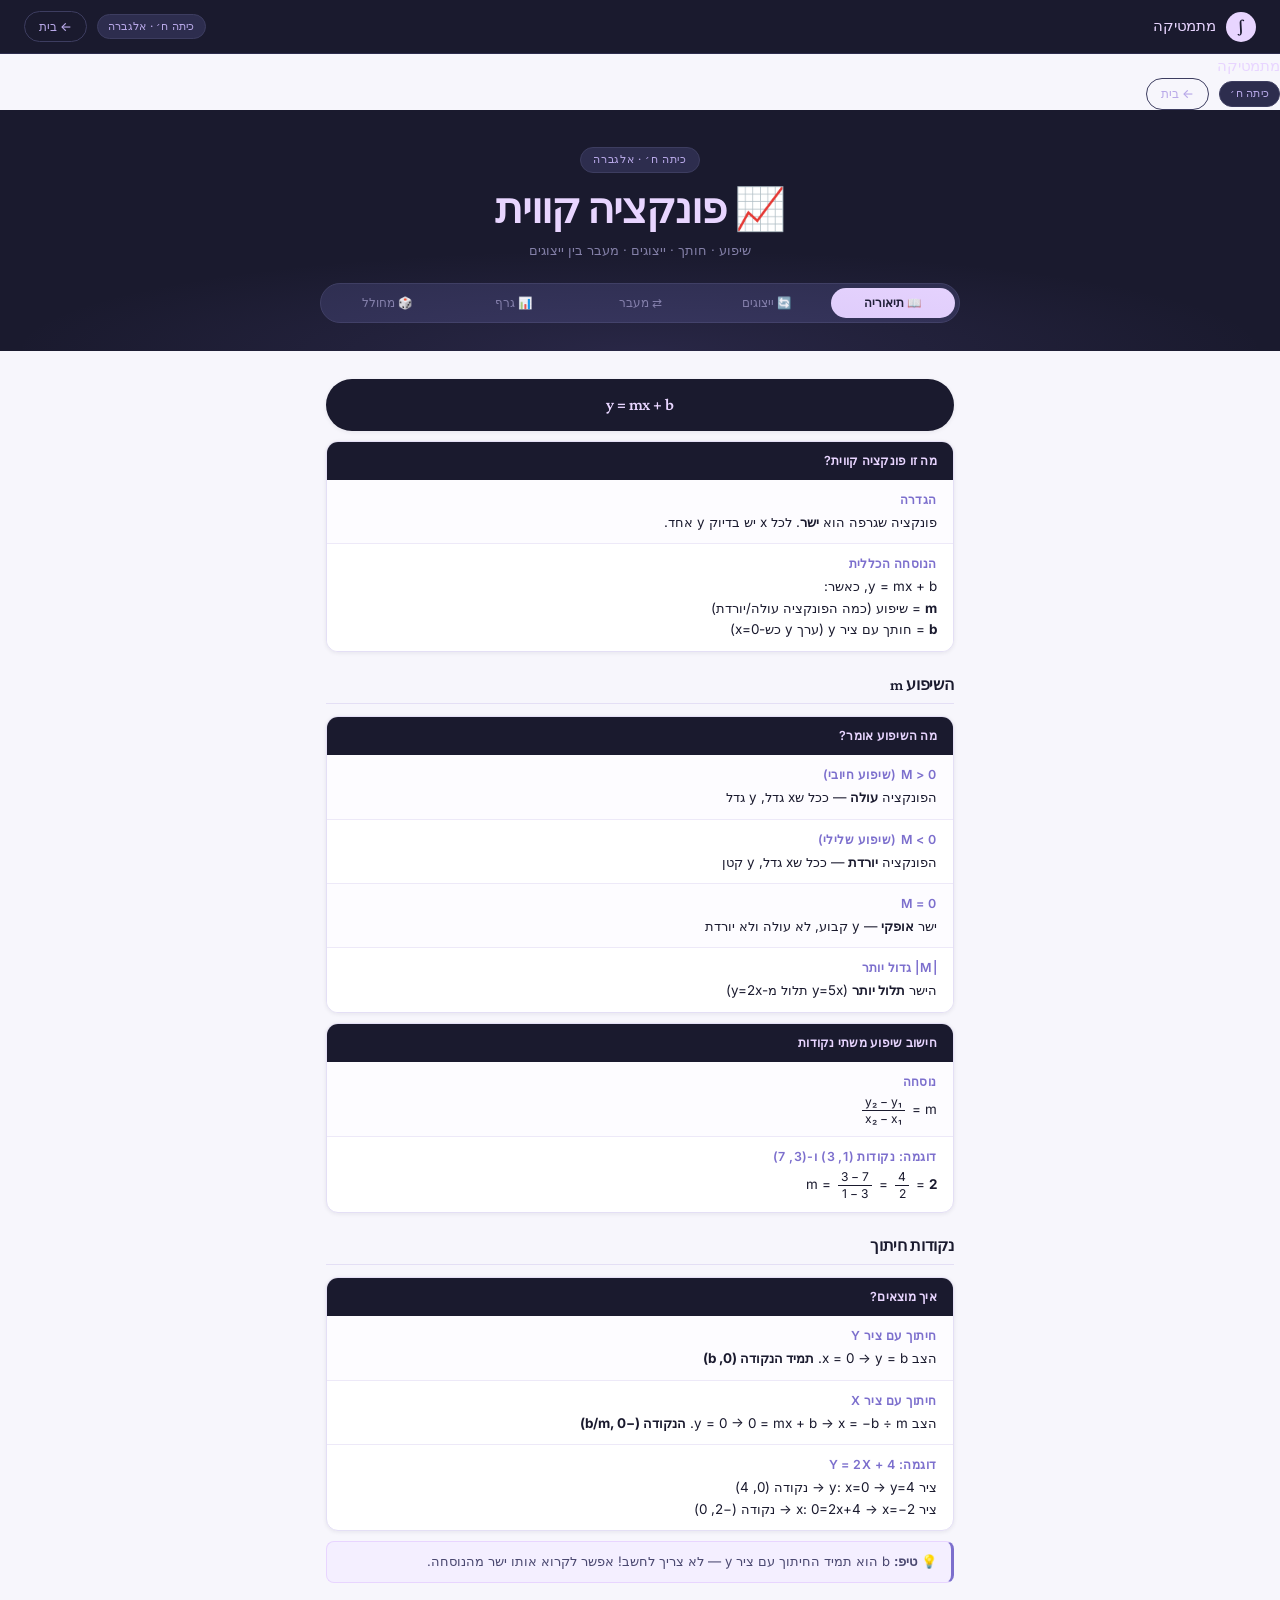
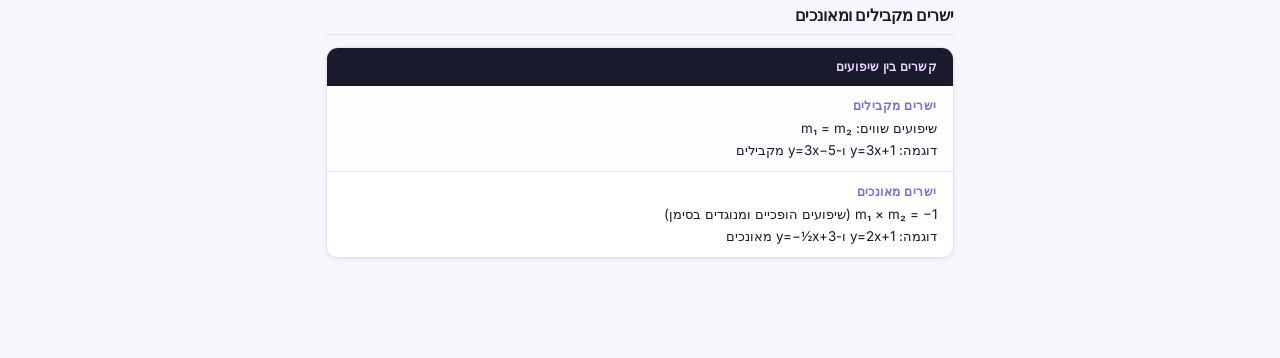
<file: linear-functions.html>
<!DOCTYPE html>
<html lang="he" dir="rtl">
<head>
<meta charset="UTF-8">
<meta name="viewport" content="width=device-width, initial-scale=1.0">
<title>פונקציה קווית — כיתה ח׳</title>
<link rel="stylesheet" href="style.css">
<style>
/* ── page-specific ── */
.rep-grid {
  display: grid;
  grid-template-columns: 1fr 1fr;
  gap: 12px;
  width: 100%;
}
.rep-card {
  background: var(--white);
  border: 2.5px solid var(--text);
  border-radius: var(--radius);
  padding: 16px;
  box-shadow: 4px 4px 0 var(--text);
  text-align: center;
}
.rep-card .rep-icon { font-size: 2rem; margin-bottom: 6px; }
.rep-card .rep-title { font-family: var(--font-display); font-size: 0.95rem; font-weight: 900; margin-bottom: 4px; }
.rep-card .rep-example { font-size: 0.82rem; font-weight: 700; color: var(--text-muted); background: var(--yellow-pale); border-radius: 8px; padding: 6px 10px; margin-top: 8px; }

/* converter */
.converter {
  width: 100%;
  background: var(--white);
  border: 2.5px solid var(--text);
  border-radius: var(--radius);
  overflow: hidden;
  box-shadow: 4px 4px 0 var(--text);
}
.conv-title {
  background: var(--text);
  color: var(--yellow);
  font-family: var(--font-display);
  font-weight: 900;
  font-size: 1rem;
  padding: 12px 18px;
  display: flex;
  align-items: center;
  gap: 8px;
}
.conv-body { padding: 18px; }
.conv-tabs {
  display: flex;
  gap: 6px;
  margin-bottom: 16px;
  flex-wrap: wrap;
}
.conv-tab {
  padding: 7px 14px;
  border: 2px solid var(--text);
  border-radius: var(--radius-pill);
  font-family: var(--font-body);
  font-size: 0.78rem;
  font-weight: 800;
  cursor: pointer;
  background: var(--white);
  color: var(--text);
  box-shadow: 2px 2px 0 var(--text);
  transition: all 0.15s;
}
.conv-tab.active { background: var(--orange); }
.conv-tab:hover:not(.active) { transform: translate(-1px,-1px); box-shadow: 3px 3px 0 var(--text); }

.conv-panel { display: none; }
.conv-panel.active { display: block; }

.input-row {
  display: flex;
  align-items: center;
  gap: 10px;
  margin-bottom: 10px;
  flex-wrap: wrap;
}
.input-row label {
  font-size: 0.85rem;
  font-weight: 800;
  min-width: 80px;
  color: var(--text);
}
.math-input {
  border: 2px solid var(--text);
  border-radius: 10px;
  padding: 8px 12px;
  font-family: var(--font-body);
  font-size: 0.95rem;
  font-weight: 700;
  width: 90px;
  background: var(--yellow-pale);
  color: var(--text);
  text-align: center;
  box-shadow: 2px 2px 0 var(--text);
}
.math-input:focus { outline: none; border-color: var(--orange); box-shadow: 3px 3px 0 var(--orange); }

.conv-btn {
  width: 100%;
  padding: 12px;
  border: 2.5px solid var(--text);
  border-radius: var(--radius-pill);
  background: var(--orange);
  color: var(--text);
  font-family: var(--font-body);
  font-size: 0.95rem;
  font-weight: 900;
  cursor: pointer;
  box-shadow: 3px 3px 0 var(--text);
  transition: all 0.15s;
  margin-top: 4px;
}
.conv-btn:hover { transform: translate(-1px,-1px); box-shadow: 4px 4px 0 var(--text); }

.result-box {
  margin-top: 14px;
  background: var(--yellow-pale);
  border: 2.5px solid var(--text);
  border-radius: var(--radius);
  padding: 14px 16px;
  display: none;
  box-shadow: 3px 3px 0 var(--text);
}
.result-box.show { display: block; }
.result-label { font-size: 0.72rem; font-weight: 900; color: var(--text-muted); text-transform: uppercase; letter-spacing: 0.06em; margin-bottom: 6px; }
.result-val { font-family: var(--font-display); font-size: 1.3rem; font-weight: 900; color: var(--text); margin-bottom: 10px; }
.result-steps { font-size: 0.82rem; font-weight: 600; color: var(--text); line-height: 1.7; }
.step-line { padding: 4px 8px; background: var(--white); border-radius: 8px; border: 1.5px solid var(--border); margin-bottom: 4px; }

/* graph canvas */
.graph-wrap {
  width: 100%;
  background: var(--white);
  border: 2.5px solid var(--text);
  border-radius: var(--radius);
  padding: 12px;
  box-shadow: 4px 4px 0 var(--text);
}
canvas.graph { width: 100%; display: block; border-radius: 10px; }

/* generator */
.gen-wrap {
  width: 100%;
  background: var(--white);
  border: 2.5px solid var(--text);
  border-radius: var(--radius);
  overflow: hidden;
  box-shadow: 4px 4px 0 var(--text);
}
.gen-header {
  background: var(--text);
  color: var(--yellow);
  padding: 12px 18px;
  font-family: var(--font-display);
  font-weight: 900;
  font-size: 1rem;
}
.gen-body { padding: 16px; }
.diff-row {
  display: flex;
  gap: 8px;
  margin-bottom: 14px;
}
.diff-btn {
  flex: 1;
  padding: 8px;
  border: 2px solid var(--text);
  border-radius: var(--radius-pill);
  font-family: var(--font-body);
  font-size: 0.8rem;
  font-weight: 800;
  cursor: pointer;
  background: var(--white);
  color: var(--text);
  box-shadow: 2px 2px 0 var(--text);
  transition: all 0.15s;
}
.diff-btn.active { background: var(--yellow); transform: translate(-1px,-1px); box-shadow: 3px 3px 0 var(--text); }
.gen-q {
  background: var(--yellow-pale);
  border: 2px solid var(--text);
  border-radius: var(--radius-sm);
  padding: 14px 16px;
  font-size: 0.9rem;
  font-weight: 700;
  line-height: 1.6;
  margin-bottom: 10px;
  min-height: 60px;
  display: none;
}
.gen-q.show { display: block; }
.gen-ans {
  background: var(--green-light);
  border: 2px solid var(--green);
  border-radius: var(--radius-sm);
  padding: 12px 16px;
  font-size: 0.85rem;
  font-weight: 600;
  line-height: 1.7;
  display: none;
}
.gen-ans.show { display: block; }
.gen-btns { display: flex; gap: 8px; }
.gen-go {
  flex: 2;
  padding: 11px;
  border: 2.5px solid var(--text);
  border-radius: var(--radius-pill);
  background: var(--orange);
  color: var(--text);
  font-family: var(--font-body);
  font-size: 0.9rem;
  font-weight: 900;
  cursor: pointer;
  box-shadow: 3px 3px 0 var(--text);
  transition: all 0.15s;
}
.gen-go:hover { transform: translate(-1px,-1px); box-shadow: 4px 4px 0 var(--text); }
.gen-show {
  flex: 1;
  padding: 11px;
  border: 2.5px solid var(--text);
  border-radius: var(--radius-pill);
  background: var(--white);
  color: var(--text);
  font-family: var(--font-body);
  font-size: 0.9rem;
  font-weight: 800;
  cursor: pointer;
  box-shadow: 3px 3px 0 var(--text);
  transition: all 0.15s;
}
.gen-show:hover { transform: translate(-1px,-1px); }
</style>
</head>
<body>

<div class="topbar">
  <a href="index.html" class="topbar-logo">
    <div class="logo-mark">∫</div>
    <span class="logo-text">מתמטיקה</span>
  </a>
  <div style="display:flex;align-items:center;gap:10px;">
    <span class="topbar-badge">כיתה ח׳ · אלגברה</span>
    <a href="index.html" class="topbar-home">← בית</a>
  </div>
</div>
    <span class="logo-text">מתמטיקה</span>
  </a>
  <div style="display:flex;align-items:center;gap:10px;">
    <span class="topbar-badge">כיתה ח׳</span>
    <a href="index.html" class="topbar-home">← בית</a>
  </div>
</div>

<div class="hero">
  <div class="hero-breadcrumb">כיתה ח׳ · אלגברה</div>
  <h1>📈 פונקציה קווית</h1>
  <p class="hero-sub">שיפוע · חותך · ייצוגים · מעבר בין ייצוגים</p>
  <div class="main-nav">
    <button class="main-btn active" onclick="showPanel('theory',this)">📖 תיאוריה</button>
    <button class="main-btn" onclick="showPanel('reps',this)">🔄 ייצוגים</button>
    <button class="main-btn" onclick="showPanel('convert',this)">⇄ מעבר</button>
    <button class="main-btn" onclick="showPanel('graph',this)">📊 גרף</button>
    <button class="main-btn" onclick="showPanel('gen',this)">🎲 מחולל</button>
  </div>
</div>

<main>

<!-- ══════════ תיאוריה ══════════ -->
<div class="panel active" id="panel-theory">

  <div class="node start">y = mx + b</div>

  <div class="rule-box">
    <div class="rb-title">מה זו פונקציה קווית?</div>
    <div class="rule-item">
      <span class="rname">הגדרה</span>
      פונקציה שגרפה הוא <strong>ישר</strong>. לכל x יש בדיוק y אחד.
    </div>
    <div class="rule-item">
      <span class="rname">הנוסחה הכללית</span>
      y = mx + b, כאשר:<br>
      <strong>m</strong> = שיפוע (כמה הפונקציה עולה/יורדת)<br>
      <strong>b</strong> = חותך עם ציר y (ערך y כש-x=0)
    </div>
  </div>

  <div class="section-title">השיפוע m</div>

  <div class="rule-box">
    <div class="rb-title">מה השיפוע אומר?</div>
    <div class="rule-item">
      <span class="rname">m > 0 (שיפוע חיובי)</span>
      הפונקציה <strong>עולה</strong> — ככל שx גדל, y גדל
    </div>
    <div class="rule-item">
      <span class="rname">m < 0 (שיפוע שלילי)</span>
      הפונקציה <strong>יורדת</strong> — ככל שx גדל, y קטן
    </div>
    <div class="rule-item">
      <span class="rname">m = 0</span>
      ישר <strong>אופקי</strong> — y קבוע, לא עולה ולא יורדת
    </div>
    <div class="rule-item">
      <span class="rname">|m| גדול יותר</span>
      הישר <strong>תלול יותר</strong> (y=5x תלול מ-y=2x)
    </div>
  </div>

  <div class="rule-box">
    <div class="rb-title">חישוב שיפוע משתי נקודות</div>
    <div class="rule-item">
      <span class="rname">נוסחה</span>
      m = <span class="frac"><span class="num">y₂ − y₁</span><span class="den">x₂ − x₁</span></span>
    </div>
    <div class="rule-item" style="background:var(--yellow-pale);">
      <span class="rname">דוגמה: נקודות (1, 3) ו-(3, 7)</span>
      m = <span class="frac"><span class="num">7 − 3</span><span class="den">3 − 1</span></span> = <span class="frac"><span class="num">4</span><span class="den">2</span></span> = <strong>2</strong>
    </div>
  </div>

  <div class="section-title">נקודות חיתוך</div>

  <div class="rule-box">
    <div class="rb-title">איך מוצאים?</div>
    <div class="rule-item">
      <span class="rname">חיתוך עם ציר y</span>
      הצב x = 0 → y = b. <strong>תמיד הנקודה (0, b)</strong>
    </div>
    <div class="rule-item">
      <span class="rname">חיתוך עם ציר x</span>
      הצב y = 0 → 0 = mx + b → x = −b ÷ m. <strong>הנקודה (−b/m, 0)</strong>
    </div>
    <div class="rule-item" style="background:var(--yellow-pale);">
      <span class="rname">דוגמה: y = 2x + 4</span>
      ציר y: x=0 → y=4 → נקודה (0, 4)<br>
      ציר x: 0=2x+4 → x=−2 → נקודה (−2, 0)
    </div>
  </div>

  <div class="tip">💡 <strong>טיפ:</strong> b הוא תמיד החיתוך עם ציר y — לא צריך לחשב! אפשר לקרוא אותו ישר מהנוסחה.</div>

  <div class="section-title">ישרים מקבילים ומאונכים</div>

  <div class="rule-box">
    <div class="rb-title">קשרים בין שיפועים</div>
    <div class="rule-item">
      <span class="rname">ישרים מקבילים</span>
      שיפועים שווים: m₁ = m₂<br>
      דוגמה: y=3x+1 ו-y=3x−5 מקבילים
    </div>
    <div class="rule-item">
      <span class="rname">ישרים מאונכים</span>
      m₁ × m₂ = −1 (שיפועים הופכיים ומנוגדים בסימן)<br>
      דוגמה: y=2x+1 ו-y=−½x+3 מאונכים
    </div>
  </div>

</div>

<!-- ══════════ ייצוגים ══════════ -->
<div class="panel" id="panel-reps">
  <div class="section-title">4 ייצוגים של פונקציה קווית</div>

  <div class="rep-grid">
    <div class="rep-card" style="border-color:var(--purple);box-shadow:4px 4px 0 var(--purple);">
      <div class="rep-icon">📝</div>
      <div class="rep-title">נוסחה</div>
      <div style="font-size:0.8rem;font-weight:600;color:var(--text-muted);">ביטוי אלגברי</div>
      <div class="rep-example">y = 2x + 3</div>
    </div>
    <div class="rep-card" style="border-color:var(--orange);box-shadow:4px 4px 0 var(--orange);">
      <div class="rep-icon">📋</div>
      <div class="rep-title">טבלה</div>
      <div style="font-size:0.8rem;font-weight:600;color:var(--text-muted);">ערכי x ו-y</div>
      <div class="rep-example">x: 0, 1, 2<br>y: 3, 5, 7</div>
    </div>
    <div class="rep-card" style="border-color:var(--green);box-shadow:4px 4px 0 var(--green);">
      <div class="rep-icon">📊</div>
      <div class="rep-title">גרף</div>
      <div style="font-size:0.8rem;font-weight:600;color:var(--text-muted);">ציור בצירים</div>
      <div class="rep-example">ישר דרך (0,3) בשיפוע 2</div>
    </div>
    <div class="rep-card" style="border-color:var(--blue);box-shadow:4px 4px 0 var(--blue);">
      <div class="rep-icon">💬</div>
      <div class="rep-title">תיאור מילולי</div>
      <div style="font-size:0.8rem;font-weight:600;color:var(--text-muted);">במשפטים</div>
      <div class="rep-example">"עולה ב-2 לכל יחידה, מתחיל ב-3"</div>
    </div>
  </div>

  <div class="section-title">ממה קוראים מה?</div>

  <table>
    <tr>
      <th>ייצוג</th><th>m (שיפוע)</th><th>b (חותך y)</th>
    </tr>
    <tr>
      <td><strong>נוסחה y=mx+b</strong></td>
      <td>המקדם של x</td>
      <td>המספר החופשי</td>
    </tr>
    <tr>
      <td><strong>טבלה</strong></td>
      <td>ההפרש בין y-ים כש-x עולה ב-1</td>
      <td>הערך של y כש-x=0</td>
    </tr>
    <tr>
      <td><strong>גרף</strong></td>
      <td>כמה עולים/יורדים בכל צעד ימינה</td>
      <td>איפה הישר חותך ציר y</td>
    </tr>
    <tr>
      <td><strong>מילולי</strong></td>
      <td>"עולה ב..." / "יורד ב..."</td>
      <td>"מתחיל ב..." / "כשx=0..."</td>
    </tr>
  </table>

  <div class="ex-card">
    <div class="ex-header" onclick="toggleEx(this)">
      <span>🟢 דוגמה — אוטובוס טעינה של אוטובוס חשמלי</span>
      <span class="ex-toggle">▼</span>
    </div>
    <div class="ex-body">
      <strong>תיאור מילולי:</strong> "כשמחברים אוטובוס לטעינה, יש לו 20% סוללה. בכל שעה הוא טוען 15%."<br><br>
      <div class="sol-step"><div class="s-num">נוסחה</div>y = 15x + 20 (x=שעות, y=אחוז סוללה)</div>
      <div class="sol-step"><div class="s-num">טבלה</div>
        x: 0, 1, 2, 3, 4<br>
        y: 20, 35, 50, 65, 80
      </div>
      <div class="sol-step"><div class="s-num">מה m ומה b?</div>m = 15 (קצב טעינה), b = 20 (טעינה התחלתית)</div>
    </div>
  </div>
</div>

<!-- ══════════ מעבר בין ייצוגים ══════════ -->
<div class="panel" id="panel-convert">

  <div class="converter">
    <div class="conv-title">⇄ מחשבון מעבר בין ייצוגים</div>
    <div class="conv-body">

      <div class="conv-tabs">
        <button class="conv-tab active" onclick="showConv('nf',this)">נוסחה → הכל</button>
        <button class="conv-tab" onclick="showConv('pts',this)">2 נקודות → נוסחה</button>
        <button class="conv-tab" onclick="showConv('tab',this)">טבלה → נוסחה</button>
        <button class="conv-tab" onclick="showConv('verb',this)">מילולי → נוסחה</button>
      </div>

      <!-- נוסחה → הכל -->
      <div class="conv-panel active" id="conv-nf">
        <div class="input-row">
          <label>y = </label>
          <input class="math-input" id="nf-m" placeholder="m" type="number" step="0.5" value="2">
          <span style="font-weight:900;font-size:1rem;">x +</span>
          <input class="math-input" id="nf-b" placeholder="b" type="number" step="0.5" value="3">
        </div>
        <button class="conv-btn" onclick="calcNF()">✨ חשב הכל</button>
        <div class="result-box" id="res-nf"></div>
      </div>

      <!-- 2 נקודות -->
      <div class="conv-panel" id="conv-pts">
        <div class="input-row">
          <label>נקודה 1:</label>
          <span style="font-weight:800;">(</span>
          <input class="math-input" id="p1x" placeholder="x₁" type="number" value="1">
          <span style="font-weight:800;">,</span>
          <input class="math-input" id="p1y" placeholder="y₁" type="number" value="5">
          <span style="font-weight:800;">)</span>
        </div>
        <div class="input-row">
          <label>נקודה 2:</label>
          <span style="font-weight:800;">(</span>
          <input class="math-input" id="p2x" placeholder="x₂" type="number" value="3">
          <span style="font-weight:800;">,</span>
          <input class="math-input" id="p2y" placeholder="y₂" type="number" value="9">
          <span style="font-weight:800;">)</span>
        </div>
        <button class="conv-btn" onclick="calcPTS()">✨ מצא נוסחה</button>
        <div class="result-box" id="res-pts"></div>
      </div>

      <!-- טבלה -->
      <div class="conv-panel" id="conv-tab">
        <p style="font-size:0.82rem;font-weight:700;color:var(--text-muted);margin-bottom:10px;">הכנס ערכי x ו-y (לפחות 2 זוגות, x עולה ב-1 בכל שורה)</p>
        <div style="display:grid;grid-template-columns:1fr 1fr;gap:8px;margin-bottom:10px;">
          <div style="text-align:center;font-weight:900;padding:6px;background:var(--text);color:var(--yellow);border-radius:8px 8px 0 0;">x</div>
          <div style="text-align:center;font-weight:900;padding:6px;background:var(--text);color:var(--yellow);border-radius:8px 8px 0 0;">y</div>
          <input class="math-input" id="tx0" type="number" value="0" style="width:100%;">
          <input class="math-input" id="ty0" type="number" value="3" style="width:100%;">
          <input class="math-input" id="tx1" type="number" value="1" style="width:100%;">
          <input class="math-input" id="ty1" type="number" value="5" style="width:100%;">
          <input class="math-input" id="tx2" type="number" value="2" style="width:100%;">
          <input class="math-input" id="ty2" type="number" value="7" style="width:100%;">
        </div>
        <button class="conv-btn" onclick="calcTAB()">✨ מצא נוסחה</button>
        <div class="result-box" id="res-tab"></div>
      </div>

      <!-- מילולי -->
      <div class="conv-panel" id="conv-verb">
        <div class="input-row">
          <label>שיפוע:</label>
          <input class="math-input" id="vb-m" placeholder="m" type="number" step="0.5" value="3">
          <span style="font-size:0.8rem;font-weight:700;color:var(--text-muted);">עולה/יורד ב...</span>
        </div>
        <div class="input-row">
          <label>כשx=0, y=</label>
          <input class="math-input" id="vb-b" placeholder="b" type="number" step="0.5" value="1">
        </div>
        <button class="conv-btn" onclick="calcVERB()">✨ המר לנוסחה</button>
        <div class="result-box" id="res-verb"></div>
      </div>

    </div>
  </div>

  <div class="section-title">תרשים — איך עוברים?</div>

  <div class="rule-box">
    <div class="rb-title">נוסחה ← → טבלה</div>
    <div class="rule-item"><span class="rname">נוסחה → טבלה</span>בחר ערכי x (0,1,2,...) → הצב בנוסחה → חשב y</div>
    <div class="rule-item"><span class="rname">טבלה → נוסחה</span>שלב 1: m = הפרש y ÷ הפרש x · שלב 2: הצב נקודה אחת → מצא b</div>
  </div>
  <div class="rule-box">
    <div class="rb-title">נוסחה ← → גרף</div>
    <div class="rule-item"><span class="rname">נוסחה → גרף</span>סמן (0,b) על ציר y → מהנקודה הזו "צעד" לפי m: ימינה 1, למעלה/מטה m</div>
    <div class="rule-item"><span class="rname">גרף → נוסחה</span>קרא את b (חיתוך y) → בחר 2 נקודות → חשב m</div>
  </div>

</div>

<!-- ══════════ גרף ══════════ -->
<div class="panel" id="panel-graph">
  <div class="section-title">גרף אינטראקטיבי</div>

  <div class="converter">
    <div class="conv-title">📊 ציירי את הישר</div>
    <div class="conv-body">
      <div class="input-row">
        <label>y = </label>
        <input class="math-input" id="gm" type="number" step="0.5" value="2">
        <span style="font-weight:900;">x +</span>
        <input class="math-input" id="gb" type="number" step="0.5" value="1">
      </div>
      <button class="conv-btn" onclick="drawGraph()">📊 צייר</button>
    </div>
  </div>

  <div class="graph-wrap">
    <canvas class="graph" id="graphCanvas" height="300"></canvas>
  </div>

  <div class="rule-box" id="graph-info" style="display:none;">
    <div class="rb-title">פרטי הגרף</div>
    <div class="rule-item" id="graph-details"></div>
  </div>

  <div class="tip">💡 <strong>שנה את m ו-b</strong> ולחץ "צייר" כדי לראות איך הישר משתנה. שיפוע שלילי = ישר יורד משמאל לימין.</div>
</div>

<!-- ══════════ מחולל ══════════ -->
<div class="panel" id="panel-gen">
  <div class="gen-wrap">
    <div class="gen-header">🎲 מחולל שאלות — פונקציה קווית</div>
    <div class="gen-body">
      <div class="diff-row">
        <button class="diff-btn active" id="d-easy" onclick="setDiff('easy',this)">🟢 קל</button>
        <button class="diff-btn" id="d-med" onclick="setDiff('med',this)">🟠 בינוני</button>
        <button class="diff-btn" id="d-hard" onclick="setDiff('hard',this)">🔴 קשה</button>
      </div>
      <div class="gen-btns" style="margin-bottom:10px;">
        <button class="gen-go" onclick="generateQ()">🎲 שאלה חדשה</button>
        <button class="gen-show" onclick="showAns()">👁 פתרון</button>
      </div>
      <div class="gen-q" id="gen-q"></div>
      <div class="gen-ans" id="gen-ans"></div>
    </div>
  </div>
</div>

</main>

<script>
// ── panel switching ──────────────────────
function showPanel(type,btn){
  document.querySelectorAll('.panel').forEach(p=>p.classList.remove('active'));
  document.querySelectorAll('.main-btn').forEach(b=>b.classList.remove('active'));
  document.getElementById('panel-'+type).classList.add('active');
  btn.classList.add('active');
  window.scrollTo({top:0,behavior:'smooth'});
  if(type==='graph') setTimeout(drawGraph,100);
}
function toggleEx(h){
  const b=h.nextElementSibling,t=h.querySelector('.ex-toggle');
  b.classList.toggle('open');t.classList.toggle('open');
}

// ── converter tabs ──────────────────────
function showConv(id,btn){
  document.querySelectorAll('.conv-panel').forEach(p=>p.classList.remove('active'));
  document.querySelectorAll('.conv-tab').forEach(b=>b.classList.remove('active'));
  document.getElementById('conv-'+id).classList.add('active');
  btn.classList.add('active');
}

function fmt(n){ return Number.isInteger(n)?n:Math.round(n*100)/100; }

function showResult(id,html){
  const el=document.getElementById(id);
  el.innerHTML=html; el.classList.add('show');
}

// ── נוסחה → הכל ──────────────────────
function calcNF(){
  const m=parseFloat(document.getElementById('nf-m').value);
  const b=parseFloat(document.getElementById('nf-b').value);
  if(isNaN(m)||isNaN(b)) return;
  const xint = m!==0 ? fmt(-b/m) : 'אין (ישר אופקי)';
  const dir = m>0?'עולה':m<0?'יורדת':'קבועה (ישר אופקי)';
  let tab='<table style="margin:8px 0;font-size:0.82rem;"><tr style="background:var(--text);color:var(--yellow);"><th>x</th>';
  for(let x=-2;x<=4;x++) tab+=`<th>${x}</th>`;
  tab+='</tr><tr><td style="font-weight:900;">y</td>';
  for(let x=-2;x<=4;x++) tab+=`<td>${fmt(m*x+b)}</td>`;
  tab+='</tr></table>';
  showResult('res-nf',`
    <div class="result-label">הנוסחה שלך</div>
    <div class="result-val">y = ${fmt(m)}x ${b>=0?'+':''} ${fmt(b)}</div>
    <div class="result-steps">
      <div class="step-line">📐 שיפוע: m = ${fmt(m)} → הפונקציה <strong>${dir}</strong></div>
      <div class="step-line">📍 חיתוך ציר y: הנקודה (0, ${fmt(b)})</div>
      <div class="step-line">📍 חיתוך ציר x: הנקודה (${xint}, 0)</div>
      <div class="step-line">📋 טבלה:</div>
      ${tab}
      <div class="step-line">💬 מילולי: "${m>0?'עולה':'יורדת'} ב-${Math.abs(m)} לכל יחידה, מתחיל${b>=0?' ב-'+b:' ב-'+b} כשx=0"</div>
    </div>`);
}

// ── 2 נקודות → נוסחה ──────────────────
function calcPTS(){
  const x1=parseFloat(document.getElementById('p1x').value);
  const y1=parseFloat(document.getElementById('p1y').value);
  const x2=parseFloat(document.getElementById('p2x').value);
  const y2=parseFloat(document.getElementById('p2y').value);
  if(x2===x1){showResult('res-pts','<div class="result-val" style="color:var(--red);">⚠️ x הזהה — זה לא פונקציה קווית!</div>');return;}
  const m=(y2-y1)/(x2-x1);
  const b=y1-m*x1;
  showResult('res-pts',`
    <div class="result-label">הנוסחה שנמצאה</div>
    <div class="result-val">y = ${fmt(m)}x ${b>=0?'+':''} ${fmt(b)}</div>
    <div class="result-steps">
      <div class="step-line">שלב 1 — שיפוע: m = (${y2}−${y1}) ÷ (${x2}−${x1}) = ${fmt(y2-y1)} ÷ ${fmt(x2-x1)} = <strong>${fmt(m)}</strong></div>
      <div class="step-line">שלב 2 — חותך: הצב (${x1}, ${y1}) ← ${y1} = ${fmt(m)}·${x1} + b → b = <strong>${fmt(b)}</strong></div>
    </div>`);
}

// ── טבלה → נוסחה ──────────────────────
function calcTAB(){
  const xs=[0,1,2].map(i=>parseFloat(document.getElementById('tx'+i).value));
  const ys=[0,1,2].map(i=>parseFloat(document.getElementById('ty'+i).value));
  const m=ys[1]-ys[0];
  const m2=ys[2]-ys[1];
  if(Math.abs(m-m2)>0.01){showResult('res-tab','<div class="result-val" style="color:var(--red);">⚠️ ההפרשים לא קבועים — זו לא פונקציה קווית!</div>');return;}
  const b=ys[0]-m*xs[0];
  showResult('res-tab',`
    <div class="result-label">הנוסחה שנמצאה</div>
    <div class="result-val">y = ${fmt(m)}x ${b>=0?'+':''} ${fmt(b)}</div>
    <div class="result-steps">
      <div class="step-line">שלב 1 — שיפוע: ההפרש בין y-ים = ${ys[1]}−${ys[0]} = <strong>${fmt(m)}</strong></div>
      <div class="step-line">שלב 2 — חותך: הצב (${xs[0]}, ${ys[0]}) ← ${ys[0]} = ${fmt(m)}·${xs[0]} + b → b = <strong>${fmt(b)}</strong></div>
    </div>`);
}

// ── מילולי → נוסחה ──────────────────────
function calcVERB(){
  const m=parseFloat(document.getElementById('vb-m').value);
  const b=parseFloat(document.getElementById('vb-b').value);
  if(isNaN(m)||isNaN(b)) return;
  showResult('res-verb',`
    <div class="result-label">הנוסחה</div>
    <div class="result-val">y = ${fmt(m)}x ${b>=0?'+':''} ${fmt(b)}</div>
    <div class="result-steps">
      <div class="step-line">שיפוע m = ${fmt(m)} (${m>0?'עולה':'יורד'} ב-${Math.abs(m)} לכל יחידה)</div>
      <div class="step-line">חותך y: b = ${fmt(b)} → נקודה (0, ${fmt(b)})</div>
    </div>`);
}

// ── גרף ──────────────────────────────────
function drawGraph(){
  const canvas=document.getElementById('graphCanvas');
  if(!canvas) return;
  const W=canvas.offsetWidth||340;
  canvas.width=W*2; canvas.height=600;
  const ctx=canvas.getContext('2d');
  const m=parseFloat(document.getElementById('gm').value)||0;
  const b=parseFloat(document.getElementById('gb').value)||0;
  const W2=canvas.width, H=canvas.height;
  const cx=W2/2, cy=H/2, scale=W2/14;

  ctx.clearRect(0,0,W2,H);
  ctx.fillStyle='#FFFBE0'; ctx.fillRect(0,0,W2,H);

  // grid
  ctx.strokeStyle='#E8E4DA'; ctx.lineWidth=1;
  for(let i=-7;i<=7;i++){
    ctx.beginPath();ctx.moveTo(cx+i*scale,0);ctx.lineTo(cx+i*scale,H);ctx.stroke();
    ctx.beginPath();ctx.moveTo(0,cy+i*scale);ctx.lineTo(W2,cy+i*scale);ctx.stroke();
  }

  // axes
  ctx.strokeStyle='#1A1612'; ctx.lineWidth=3;
  ctx.beginPath();ctx.moveTo(0,cy);ctx.lineTo(W2,cy);ctx.stroke();
  ctx.beginPath();ctx.moveTo(cx,0);ctx.lineTo(cx,H);ctx.stroke();

  // axis labels
  ctx.fillStyle='#1A1612'; ctx.font=`bold ${W2*0.022}px Nunito,sans-serif`; ctx.textAlign='center';
  for(let i=-6;i<=6;i++){
    if(i===0) continue;
    ctx.fillText(i, cx+i*scale, cy+28);
    ctx.fillText(-i, cx-18, cy+i*scale+6);
  }

  // line
  ctx.strokeStyle='#6B3FA0'; ctx.lineWidth=4;
  ctx.beginPath();
  for(let px=0;px<=W2;px+=2){
    const x=(px-cx)/scale;
    const y=m*x+b;
    const py=cy-y*scale;
    px===0?ctx.moveTo(px,py):ctx.lineTo(px,py);
  }
  ctx.stroke();

  // intercept points
  const yInt=b;
  const xInt=m!==0?-b/m:null;

  // y-intercept dot
  ctx.fillStyle='#FF8C42';
  ctx.beginPath();ctx.arc(cx,cy-yInt*scale,9,0,Math.PI*2);ctx.fill();
  ctx.strokeStyle='#1A1612';ctx.lineWidth=2.5;ctx.stroke();
  ctx.fillStyle='#1A1612';ctx.font=`bold ${W2*0.022}px Nunito`;
  ctx.textAlign='right';
  ctx.fillText(`(0, ${fmt(yInt)})`, cx-12, cy-yInt*scale-12);

  // x-intercept dot
  if(xInt!==null && Math.abs(xInt)<=6.5){
    ctx.fillStyle='#2DD4A0';
    ctx.beginPath();ctx.arc(cx+xInt*scale,cy,9,0,Math.PI*2);ctx.fill();
    ctx.strokeStyle='#1A1612';ctx.lineWidth=2.5;ctx.stroke();
    ctx.fillStyle='#1A1612';ctx.font=`bold ${W2*0.022}px Nunito`;
    ctx.textAlign='center';
    ctx.fillText(`(${fmt(xInt)}, 0)`, cx+xInt*scale, cy+28);
  }

  // equation label
  ctx.fillStyle='#6B3FA0';
  ctx.font=`bold ${W2*0.03}px Fraunces,serif`;
  ctx.textAlign='right';
  ctx.fillText(`y = ${fmt(m)}x ${b>=0?'+ ':'− '}${fmt(Math.abs(b))}`, W2-20, 40);

  // update info
  const info=document.getElementById('graph-info');
  const det=document.getElementById('graph-details');
  info.style.display='block';
  det.innerHTML=`
    <span class="rname">פרטים</span>
    שיפוע: <strong>m = ${fmt(m)}</strong> · 
    חיתוך y: <strong>(0, ${fmt(b)})</strong> · 
    חיתוך x: <strong>${xInt!==null?'('+fmt(xInt)+', 0)':'אין (ישר אופקי)'}</strong> · 
    הפונקציה: <strong>${m>0?'עולה':m<0?'יורדת':'קבועה'}</strong>`;
}

// ── מחולל ──────────────────────────────
let genDiff='easy', currentQ=null;

function setDiff(d,btn){
  genDiff=d;
  document.querySelectorAll('.diff-btn').forEach(b=>b.classList.remove('active'));
  btn.classList.add('active');
}

function rnd(min,max){ return Math.floor(Math.random()*(max-min+1))+min; }
function rndNZ(min,max){ let v; do{v=rnd(min,max);}while(v===0); return v; }

function generateQ(){
  document.getElementById('gen-ans').classList.remove('show');
  const q=document.getElementById('gen-q');
  q.classList.add('show');

  if(genDiff==='easy'){
    const types=['formula2table','formula2intercepts','slope-from-points'];
    const t=types[rnd(0,types.length-1)];
    const m=rndNZ(-4,4), b=rnd(-5,5);

    if(t==='formula2table'){
      currentQ={type:t,m,b};
      q.innerHTML=`<strong>נתונה הפונקציה: y = ${m}x ${b>=0?'+':''} ${b}</strong><br><br>
        מלא את הטבלה:<br>
        <table style="margin:8px 0;font-size:0.85rem;">
          <tr style="background:var(--text);color:var(--yellow);"><th>x</th><th>0</th><th>1</th><th>2</th><th>3</th></tr>
          <tr><td style="font-weight:900;">y</td><td>?</td><td>?</td><td>?</td><td>?</td></tr>
        </table>`;
    } else if(t==='formula2intercepts'){
      currentQ={type:t,m,b};
      q.innerHTML=`<strong>נתונה הפונקציה: y = ${m}x ${b>=0?'+':''} ${b}</strong><br><br>
        א. מצא את החיתוך עם ציר y<br>
        ב. מצא את החיתוך עם ציר x`;
    } else {
      const x1=rnd(-3,0), y1=rnd(-3,5);
      const x2=x1+rnd(1,3), y2=y1+m*(x2-x1);
      currentQ={type:t,m,b:y1-m*x1,x1,y1,x2,y2};
      q.innerHTML=`<strong>הישר עובר דרך הנקודות (${x1}, ${y1}) ו-(${x2}, ${fmt(y2)})</strong><br><br>
        מצא את השיפוע של הישר`;
    }

  } else if(genDiff==='med'){
    const types=['table2formula','2pts2formula','verbal'];
    const t=types[rnd(0,types.length-1)];
    const m=rndNZ(-5,5), b=rnd(-6,6);

    if(t==='table2formula'){
      const xs=[0,1,2,3];
      const ys=xs.map(x=>m*x+b);
      currentQ={type:t,m,b};
      q.innerHTML=`<strong>הטבלה הבאה מתארת פונקציה קווית:</strong><br>
        <table style="margin:8px 0;font-size:0.85rem;">
          <tr style="background:var(--text);color:var(--yellow);"><th>x</th>${xs.map(x=>`<th>${x}</th>`).join('')}</tr>
          <tr><td style="font-weight:900;">y</td>${ys.map(y=>`<td>${y}</td>`).join('')}</tr>
        </table>
        מצא את נוסחת הפונקציה`;
    } else if(t==='2pts2formula'){
      const x1=rndNZ(-4,4), y1=rnd(-6,6);
      const x2=x1+rndNZ(1,3), y2=y1+m*(x2-x1);
      currentQ={type:t,m,b:y1-m*x1,x1,y1,x2,y2};
      q.innerHTML=`<strong>ישר עובר דרך (${x1}, ${y1}) ו-(${x2}, ${fmt(y2)})</strong><br><br>
        מצא את נוסחת הישר`;
    } else {
      const rate=rndNZ(-10,10), start=rnd(-20,20);
      currentQ={type:t,m:rate,b:start};
      q.innerHTML=`<strong>תיאור מילולי:</strong><br>
        מכונית נוסעת על כביש. בתחילת המדידה היא במרחק ${start > 0 ? start : Math.abs(start)} ק"מ ${start > 0 ? 'מהעיר' : 'לפני העיר'}.
        בכל שעה היא ${rate>0?`מתרחקת ב-${rate}`:` מתקרבת ב-${Math.abs(rate)}`} ק"מ.<br><br>
        א. כתוב נוסחה (x = שעות, y = מרחק)<br>
        ב. כמה ק"מ תהיה אחרי 3 שעות?`;
    }

  } else {
    // hard
    const types=['parallel','perpendicular','find-k'];
    const t=types[rnd(0,types.length-1)];
    const m=rndNZ(-4,4), b=rnd(-6,6);

    if(t==='parallel'){
      const b2=rnd(-8,8);
      currentQ={type:t,m,b,b2};
      q.innerHTML=`<strong>נתון הישר: y = ${m}x ${b>=0?'+':''} ${b}</strong><br><br>
        מצא את משוואת הישר המקביל לו, העובר דרך הנקודה (2, ${fmt(m*2+b2)})`;
    } else if(t==='perpendicular'){
      const pm=m!==0?-1/m:1;
      const pb=rnd(-5,5);
      const px=rnd(1,4), py=fmt(pm*px+pb);
      currentQ={type:t,m,b,pm:fmt(pm),pb};
      q.innerHTML=`<strong>נתון הישר: y = ${m}x ${b>=0?'+':''} ${b}</strong><br><br>
        מצא את משוואת הישר המאונך לו, העובר דרך הנקודה (${px}, ${py})`;
    } else {
      const k=rndNZ(-5,5);
      const x0=rnd(1,5);
      const y0=k*x0+b;
      currentQ={type:t,m:k,b,x0,y0};
      q.innerHTML=`<strong>הישר y = kx ${b>=0?'+':''} ${b} עובר דרך הנקודה (${x0}, ${y0})</strong><br><br>
        מצא את הערך של k`;
    }
  }
}

function showAns(){
  if(!currentQ){generateQ();return;}
  const a=document.getElementById('gen-ans');
  a.classList.add('show');
  const q=currentQ;
  let html='';

  if(q.type==='formula2table'){
    const ys=[0,1,2,3].map(x=>q.m*x+q.b);
    html=`<strong>פתרון:</strong><br>
      הצב x=0,1,2,3 בנוסחה y=${q.m}x${q.b>=0?'+':''}${q.b}:<br>
      <table style="margin:8px 0;font-size:0.85rem;">
        <tr style="background:var(--green);"><th>x</th><th>0</th><th>1</th><th>2</th><th>3</th></tr>
        <tr><td style="font-weight:900;">y</td>${ys.map(y=>`<td><strong>${y}</strong></td>`).join('')}</tr>
      </table>`;
  } else if(q.type==='formula2intercepts'){
    html=`<strong>פתרון:</strong><br>
      א. ציר y: הצב x=0 → y=${q.b} → נקודה <strong>(0, ${q.b})</strong><br>
      ב. ציר x: הצב y=0 → 0=${q.m}x${q.b>=0?'+':''}${q.b} → x=${fmt(-q.b/q.m)} → נקודה <strong>(${fmt(-q.b/q.m)}, 0)</strong>`;
  } else if(q.type==='slope-from-points'){
    html=`<strong>פתרון:</strong><br>
      m = (${fmt(q.y2)}−${q.y1}) ÷ (${q.x2}−${q.x1}) = ${fmt(q.y2-q.y1)} ÷ ${q.x2-q.x1} = <strong>${fmt(q.m)}</strong>`;
  } else if(q.type==='table2formula'){
    html=`<strong>פתרון:</strong><br>
      שלב 1: m = הפרש y = <strong>${q.m}</strong><br>
      שלב 2: הצב (0,${q.b}): b = <strong>${q.b}</strong><br>
      נוסחה: <strong>y = ${q.m}x ${q.b>=0?'+':''}${q.b}</strong>`;
  } else if(q.type==='2pts2formula'){
    html=`<strong>פתרון:</strong><br>
      m = (${fmt(q.y2)}−${q.y1})÷(${q.x2}−${q.x1}) = <strong>${fmt(q.m)}</strong><br>
      b: ${q.y1}=${fmt(q.m)}·${q.x1}+b → b=<strong>${fmt(q.b)}</strong><br>
      נוסחה: <strong>y = ${fmt(q.m)}x ${q.b>=0?'+':''}${fmt(q.b)}</strong>`;
  } else if(q.type==='verbal'){
    html=`<strong>פתרון:</strong><br>
      א. <strong>y = ${q.m}x + ${q.b}</strong> (m=${q.m}, b=${q.b})<br>
      ב. אחרי 3 שעות: y = ${q.m}·3+${q.b} = <strong>${fmt(q.m*3+q.b)} ק"מ</strong>`;
  } else if(q.type==='parallel'){
    html=`<strong>פתרון:</strong><br>
      ישר מקביל → אותו שיפוע: m = ${q.m}<br>
      עובר דרך (2, ${fmt(q.m*2+q.b2)}): ${fmt(q.m*2+q.b2)}=${q.m}·2+b → b=<strong>${fmt(q.b2)}</strong><br>
      נוסחה: <strong>y = ${q.m}x ${q.b2>=0?'+':''}${fmt(q.b2)}</strong>`;
  } else if(q.type==='perpendicular'){
    const px=parseInt(currentQ.x0)||2;
    const py=parseFloat(q.pm)*px+q.pb;
    html=`<strong>פתרון:</strong><br>
      ישר מאונך → m₁×m₂=−1 → m = <strong>${q.pm}</strong><br>
      עובר דרך (${px}, ${fmt(py)}): b=<strong>${fmt(q.pb)}</strong><br>
      נוסחה: <strong>y = ${q.pm}x ${q.pb>=0?'+':''}${fmt(q.pb)}</strong>`;
  } else if(q.type==='find-k'){
    html=`<strong>פתרון:</strong><br>
      הצב (${q.x0}, ${q.y0}): ${q.y0} = k·${q.x0} ${q.b>=0?'+':''}${q.b}<br>
      k·${q.x0} = ${q.y0-q.b} → k = <strong>${fmt(q.m)}</strong>`;
  }

  a.innerHTML=html;
}

// draw on load
window.addEventListener('load', ()=>{
  const gPanel=document.getElementById('panel-graph');
  if(gPanel && !gPanel.classList.contains('active')) return;
  drawGraph();
});
</script>
</body>
</html>
</file>
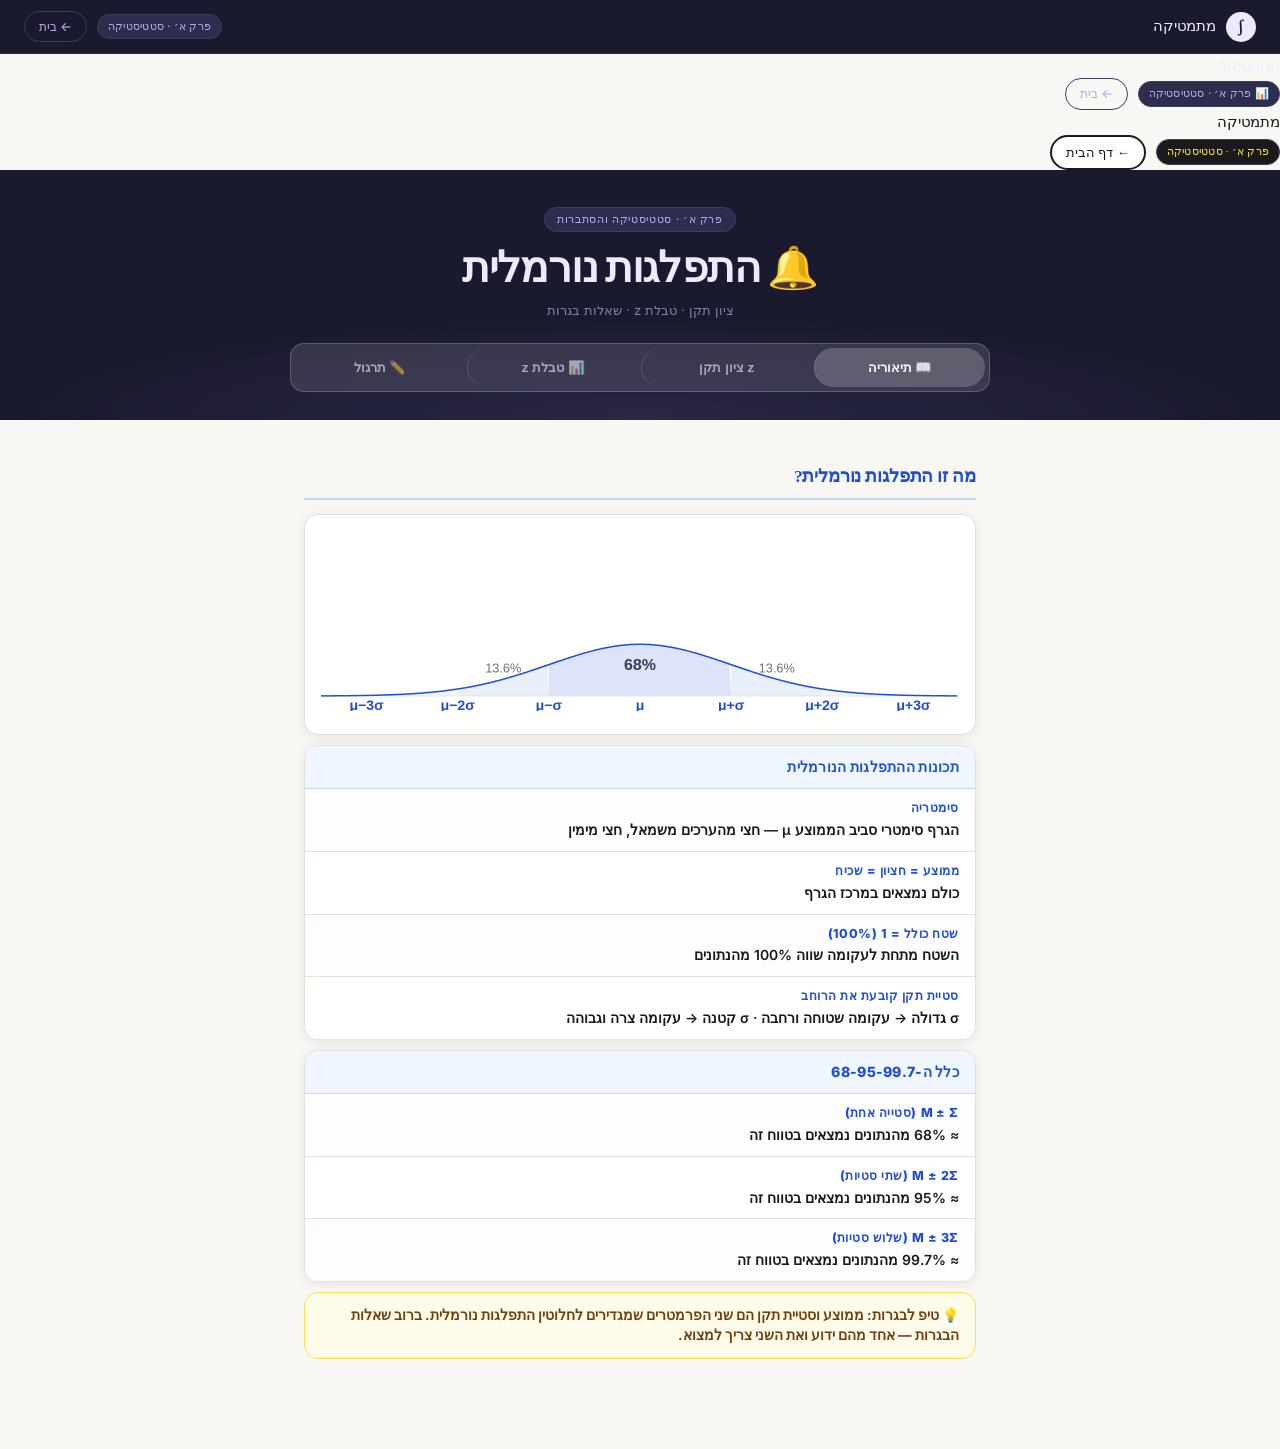
<file: normal-distribution.html>
<!DOCTYPE html>
<html lang="he" dir="rtl">
<head>
<meta charset="UTF-8">
<meta name="viewport" content="width=device-width, initial-scale=1.0">
<title>התפלגות נורמלית — מתמטיקה 4 יח"ל</title>
<link rel="stylesheet" href="style.css">
<style>
:root{
  --yellow:#FFE135;--yellow-pale:#FFFBE0;--yellow-dark:#F5C800;
  --ink:#1A1A1A;--ink-soft:#4B4B4B;--bg:#FFFDF0;
}
:root{
  --purple:#5b21b6;--purple-light:#ede9fe;--purple-border:#c4b5fd;
  --blue:#1d4ed8;--blue-light:#eff6ff;--blue-border:#bfdbfe;
  --green:#166534;--green-light:#dcfce7;
  --red:#b91c1c;--red-light:#fee2e2;
  --orange:#c2410c;--orange-light:#fff7ed;
  --gray:#78716c;--shadow:0 2px 12px rgba(0,0,0,0.08);
  --bg:#f8f7f4;--white:#fff;--border:#e4e0d8;--text:#1c1917;
}
.main-nav{display:flex;justify-content:center;max-width:700px;margin:22px auto 0;background:rgba(255,255,255,0.12);border:1.5px solid rgba(255,255,255,0.2);border-radius:14px;overflow:hidden;}
.main-btn{flex:1;padding:12px 6px;border:none;background:transparent;font-family:'Nunito',sans-serif;font-size:0.83rem;font-weight:800;cursor:pointer;color:rgba(255,255,255,0.6);transition:all 0.2s;border-left:1px solid rgba(255,255,255,0.15);}
.main-btn:last-child{border-left:none;}
.main-btn.active{background:rgba(255,255,255,0.2);color:#fff;}
.main-btn:hover:not(.active){background:rgba(255,255,255,0.12);color:rgba(255,255,255,0.9);}
main{max-width:700px;margin:0 auto;padding:28px 14px 90px;}
.panel{display:none;}.panel.active{display:flex;flex-direction:column;align-items:center;gap:10px;}
.section-title{width:100%;font-family:'Fredoka One',cursive;font-size:1.1rem;font-weight:700;color:var(--blue);padding:14px 0 8px;border-bottom:2px solid var(--blue-border);margin-bottom:4px;}

.node{width:100%;border-radius:14px;padding:15px 20px;font-size:0.95rem;font-weight:700;line-height:1.5;border:1.5px solid var(--border);background:var(--white);box-shadow:var(--shadow);}
.node.start{background:linear-gradient(135deg,#1e3a8a,#1d4ed8 60%,#0891b2);color:#fff;text-align:center;font-size:1.1rem;font-weight:900;border-radius:50px;padding:14px 36px;box-shadow:0 6px 20px rgba(29,78,216,.3);border:none;}
.node.step{border:2px solid;display:flex;align-items:flex-start;gap:12px;}
.node.step .num{font-size:1.4rem;min-width:28px;line-height:1;margin-top:2px;}
.node.step .content .title{font-size:1rem;font-weight:800;margin-bottom:3px;}
.node.step .content .detail{font-size:0.87rem;font-weight:600;color:var(--gray);line-height:1.5;}
.node.blue{border-color:var(--blue);}.node.blue .num{color:var(--blue);}
.node.green{border-color:var(--green);}.node.green .num{color:var(--green);}
.node.orange{border-color:var(--orange);}.node.orange .num{color:var(--orange);}
.node.warn{background:#fefce8;border:2px solid #fde047;color:#713f12;}
.node.formula{background:var(--blue-light);border:2px solid var(--blue-border);text-align:center;font-size:1.1rem;}
.arrow{display:flex;justify-content:center;padding:3px 0;}
.tip{width:100%;background:#fefce8;border:1.5px solid #fde047;border-radius:14px;padding:12px 16px;font-size:0.85rem;font-weight:700;color:#713f12;line-height:1.5;}

.rule-box{width:100%;border-radius:14px;overflow:hidden;box-shadow:var(--shadow);border:1.5px solid var(--border);}
.rb-title{padding:10px 16px;font-size:0.88rem;font-weight:800;background:var(--blue-light);color:var(--blue);border-bottom:1px solid var(--blue-border);}
.rule-item{padding:10px 16px;font-size:0.87rem;font-weight:600;border-bottom:1px solid var(--border);background:var(--white);line-height:1.5;}
.rule-item:last-child{border-bottom:none;}
.rname{font-weight:800;display:block;margin-bottom:2px;color:var(--blue);}

.frac{display:inline-flex;flex-direction:column;align-items:center;vertical-align:middle;margin:0 2px;font-size:0.9em;}
.frac .num{border-bottom:1.5px solid currentColor;padding:0 3px;line-height:1.3;}
.frac .den{padding:0 3px;line-height:1.3;}

/* bell curve */
.bell-wrap{width:100%;background:var(--white);border:1.5px solid var(--border);border-radius:14px;padding:16px;box-shadow:var(--shadow);}
canvas.bell{width:100%;height:180px;}

/* z-table */
.ztable-wrap{width:100%;overflow-x:auto;}
.ztable{border-collapse:collapse;font-size:0.78rem;background:var(--white);border-radius:14px;overflow:hidden;box-shadow:var(--shadow);width:100%;}
.ztable th{background:var(--blue);color:#fff;padding:7px 10px;font-weight:800;text-align:center;}
.ztable td{padding:6px 10px;border-bottom:1px solid var(--border);text-align:center;font-weight:600;}
.ztable tr:last-child td{border-bottom:none;}
.ztable tr:nth-child(even) td{background:#f0f7ff;}
.ztable td:first-child{font-weight:800;background:var(--blue-light);color:var(--blue);}
.ztable .highlight{background:#fef08a !important;font-weight:800;}

/* exercises */
.ex-card{background:var(--white);border-radius:14px;border:1.5px solid var(--border);overflow:hidden;box-shadow:var(--shadow);width:100%;}
.ex-header{padding:13px 16px;cursor:pointer;display:flex;justify-content:space-between;align-items:center;font-weight:800;font-size:0.9rem;}
.ex-toggle{font-size:0.75rem;color:var(--gray);transition:transform 0.2s;}
.ex-toggle.open{transform:rotate(180deg);}
.ex-body{display:none;padding:14px 16px;border-top:1px solid var(--border);background:#f8f7f4;font-size:0.87rem;font-weight:600;line-height:1.7;}
.ex-body.open{display:block;}
.sol-step{padding:8px 12px;border-radius:10px;border:1.5px solid var(--border);background:var(--white);margin-bottom:6px;}
.sol-step .s-num{font-size:0.75rem;font-weight:800;color:var(--blue);margin-bottom:2px;}
</style>
</head>
<body>

<div class="topbar">
  <a href="index.html" class="topbar-logo">
    <div class="logo-mark">∫</div>
    <span class="logo-text">מתמטיקה</span>
  </a>
  <div style="display:flex;align-items:center;gap:10px;">
    <span class="topbar-badge">פרק א׳ · סטטיסטיקה</span>
    <a href="index.html" class="topbar-home">← בית</a>
  </div>
</div>
    <span class="logo-text">מתמטיקה</span>
  </a>
  <div style="display:flex;align-items:center;gap:10px;">
    <span class="topbar-badge">📊 פרק א׳ · סטטיסטיקה</span>
    <a href="index.html" class="topbar-home">← בית</a>
  </div>
</div>
    <span class="logo-text" style="color:var(--ink,#1a1a1a);font-family:'Fredoka One',cursive;">מתמטיקה</span>
  </a>
  <div style="display:flex;align-items:center;gap:10px;">
    <span class="topbar-badge" style="background:var(--ink,#1a1a1a);color:var(--yellow,#FFE135);font-family:'Fredoka One',cursive;">פרק א׳ · סטטיסטיקה</span>
    <a href="index.html" class="topbar-home" style="border:2.5px solid var(--ink,#1a1a1a);color:var(--ink,#1a1a1a);font-family:'Fredoka One',cursive;background:#fff;border-radius:999px;padding:5px 14px;text-decoration:none;font-size:0.82rem;">← דף הבית</a>
  </div>
</div>

<div class="hero">
  <div class="hero-breadcrumb">פרק א׳ · סטטיסטיקה והסתברות</div>
  <h1>🔔 התפלגות נורמלית</h1>
  <p class="hero-sub">ציון תקן · טבלת z · שאלות בגרות</p>
  <div class="main-nav">
    <button class="main-btn active" onclick="showPanel('theory',this)">📖 תיאוריה</button>
    <button class="main-btn" onclick="showPanel('zscore',this)">z ציון תקן</button>
    <button class="main-btn" onclick="showPanel('ztable',this)">📊 טבלת z</button>
    <button class="main-btn" onclick="showPanel('practice',this)">✏️ תרגול</button>
  </div>
</div>

<main>

<!-- ═══ תיאוריה ═══ -->
<div class="panel active" id="panel-theory">

  <div class="section-title">מה זו התפלגות נורמלית?</div>

  <div class="bell-wrap">
    <canvas class="bell" id="bellCanvas"></canvas>
  </div>

  <div class="rule-box">
    <div class="rb-title">תכונות ההתפלגות הנורמלית</div>
    <div class="rule-item"><span class="rname">סימטריה</span>הגרף סימטרי סביב הממוצע μ — חצי מהערכים משמאל, חצי מימין</div>
    <div class="rule-item"><span class="rname">ממוצע = חציון = שכיח</span>כולם נמצאים במרכז הגרף</div>
    <div class="rule-item"><span class="rname">שטח כולל = 1 (100%)</span>השטח מתחת לעקומה שווה 100% מהנתונים</div>
    <div class="rule-item"><span class="rname">סטיית תקן קובעת את הרוחב</span>σ גדולה → עקומה שטוחה ורחבה · σ קטנה → עקומה צרה וגבוהה</div>
  </div>

  <div class="rule-box">
    <div class="rb-title">כלל ה-68-95-99.7</div>
    <div class="rule-item"><span class="rname">μ ± σ (סטייה אחת)</span>≈ 68% מהנתונים נמצאים בטווח זה</div>
    <div class="rule-item"><span class="rname">μ ± 2σ (שתי סטיות)</span>≈ 95% מהנתונים נמצאים בטווח זה</div>
    <div class="rule-item"><span class="rname">μ ± 3σ (שלוש סטיות)</span>≈ 99.7% מהנתונים נמצאים בטווח זה</div>
  </div>

  <div class="tip">💡 <strong>טיפ לבגרות:</strong> ממוצע וסטיית תקן הם שני הפרמטרים שמגדירים לחלוטין התפלגות נורמלית. ברוב שאלות הבגרות — אחד מהם ידוע ואת השני צריך למצוא.</div>

</div>

<!-- ═══ ציון תקן ═══ -->
<div class="panel" id="panel-zscore">

  <div class="section-title">ציון תקן — z score</div>

  <div class="node formula">
    z = <span style="margin:0 8px;"><span class="frac"><span class="num">x − μ</span><span class="den">σ</span></span></span>
  </div>

  <div class="rule-box">
    <div class="rb-title">מה אומר ציון התקן?</div>
    <div class="rule-item"><span class="rname">z = 0</span>הערך שווה בדיוק לממוצע</div>
    <div class="rule-item"><span class="rname">z = 1</span>הערך גבוה מהממוצע בסטייה אחת</div>
    <div class="rule-item"><span class="rname">z = −1</span>הערך נמוך מהממוצע בסטייה אחת</div>
    <div class="rule-item"><span class="rname">z חיובי</span>הערך מעל הממוצע — יותר מ-50% קיבלו פחות</div>
    <div class="rule-item"><span class="rname">z שלילי</span>הערך מתחת לממוצע — פחות מ-50% קיבלו פחות</div>
  </div>

  <div class="arrow"><svg width="24" height="34" viewBox="0 0 24 34"><line x1="12" y1="0" x2="12" y2="26" stroke="#aaa" stroke-width="2.5"/><polygon points="12,34 5,20 19,20" fill="#aaa"/></svg></div>

  <div class="section-title">שלבים — מציאת ציון תקן</div>

  <div class="node step blue">
    <div class="num">1️⃣</div>
    <div class="content">
      <div class="title">זהה את x, μ, σ</div>
      <div class="detail">x = הערך הנתון · μ = הממוצע · σ = סטיית התקן</div>
    </div>
  </div>
  <div class="arrow"><svg width="24" height="34" viewBox="0 0 24 34"><line x1="12" y1="0" x2="12" y2="26" stroke="#aaa" stroke-width="2.5"/><polygon points="12,34 5,20 19,20" fill="#aaa"/></svg></div>
  <div class="node step blue">
    <div class="num">2️⃣</div>
    <div class="content">
      <div class="title">הצב בנוסחה</div>
      <div class="detail">z = (x − μ) ÷ σ · חשב את התוצאה</div>
    </div>
  </div>
  <div class="arrow"><svg width="24" height="34" viewBox="0 0 24 34"><line x1="12" y1="0" x2="12" y2="26" stroke="#aaa" stroke-width="2.5"/><polygon points="12,34 5,20 19,20" fill="#aaa"/></svg></div>
  <div class="node step blue">
    <div class="num">3️⃣</div>
    <div class="content">
      <div class="title">חפש בטבלת z</div>
      <div class="detail">ציון z → אחוז האנשים שקיבלו פחות מ-x</div>
    </div>
  </div>

  <div class="tip">💡 <strong>שימו לב:</strong> טבלת z נותנת את השטח משמאל (אחוז הנמוכים מ-x). אם צריך את האחוז מעל x — חסרו מ-100%!</div>

  <div class="section-title">דוגמה — בגרות חורף 2026 שאלה 1</div>
  <div class="node warn">
    ציונים מתפלגים נורמלית, ממוצע 570. ציונה של לימור 698, ציון תקן 1.6. מצאו את סטיית התקן.
  </div>
  <div class="arrow"><svg width="24" height="34" viewBox="0 0 24 34"><line x1="12" y1="0" x2="12" y2="26" stroke="#aaa" stroke-width="2.5"/><polygon points="12,34 5,20 19,20" fill="#aaa"/></svg></div>
  <div class="node step green">
    <div class="num">✅</div>
    <div class="content">
      <div class="title">פתרון</div>
      <div class="detail">
        z = (x − μ) ÷ σ<br>
        1.6 = (698 − 570) ÷ σ<br>
        1.6 = 128 ÷ σ<br>
        σ = 128 ÷ 1.6 = <strong>80</strong>
      </div>
    </div>
  </div>

</div>

<!-- ═══ טבלת z ═══ -->
<div class="panel" id="panel-ztable">

  <div class="section-title">טבלת ההתפלגות הנורמלית</div>

  <div class="node warn">
    📌 הטבלה נותנת את <strong>האחוז של הנתונים שנמצאים מתחת לציון תקן z</strong>.<br>
    כלומר: P(X &lt; x) = הערך בטבלה.
  </div>

  <div class="ztable-wrap">
    <table class="ztable">
      <tr><th>z</th><th>0.00</th><th>0.02</th><th>0.04</th><th>0.06</th><th>0.08</th></tr>
      <tr><td>0.0</td><td>50.0%</td><td>50.8%</td><td>51.6%</td><td>52.4%</td><td>53.2%</td></tr>
      <tr><td>0.2</td><td>57.9%</td><td>58.7%</td><td>59.5%</td><td>60.3%</td><td>61.1%</td></tr>
      <tr><td>0.4</td><td>65.5%</td><td>66.3%</td><td>67.0%</td><td>67.7%</td><td>68.4%</td></tr>
      <tr><td>0.6</td><td>72.6%</td><td>73.2%</td><td>73.9%</td><td>74.5%</td><td>75.2%</td></tr>
      <tr><td>0.8</td><td>78.8%</td><td>79.4%</td><td>80.0%</td><td>80.5%</td><td>81.1%</td></tr>
      <tr><td>1.0</td><td>84.1%</td><td>84.6%</td><td>85.1%</td><td>85.5%</td><td>85.9%</td></tr>
      <tr><td>1.2</td><td>88.5%</td><td>88.8%</td><td>89.3%</td><td>89.6%</td><td>89.9%</td></tr>
      <tr><td>1.4</td><td>91.9%</td><td>92.2%</td><td>92.5%</td><td>92.8%</td><td>93.1%</td></tr>
      <tr><td>1.6</td><td>94.5%</td><td>94.7%</td><td>95.0%</td><td>95.2%</td><td>95.4%</td></tr>
      <tr><td>1.8</td><td>96.4%</td><td>96.6%</td><td>96.7%</td><td>96.9%</td><td>97.1%</td></tr>
      <tr><td>2.0</td><td>97.7%</td><td>97.8%</td><td>97.9%</td><td>98.0%</td><td>98.1%</td></tr>
      <tr><td>2.2</td><td>98.6%</td><td>98.7%</td><td>98.7%</td><td>98.8%</td><td>98.9%</td></tr>
      <tr><td>2.4</td><td>99.2%</td><td>99.2%</td><td>99.3%</td><td>99.3%</td><td>99.4%</td></tr>
      <tr><td>2.6</td><td>99.5%</td><td>99.5%</td><td>99.6%</td><td>99.6%</td><td>99.6%</td></tr>
      <tr><td>2.8</td><td>99.7%</td><td>99.7%</td><td>99.7%</td><td>99.8%</td><td>99.8%</td></tr>
      <tr><td>3.0</td><td>99.9%</td><td>99.9%</td><td>99.9%</td><td>99.9%</td><td>99.9%</td></tr>
    </table>
  </div>

  <div class="rule-box" style="margin-top:14px;">
    <div class="rb-title">איך משתמשים בטבלה — 4 מצבים</div>
    <div class="rule-item"><span class="rname">P(X &lt; x) — אחוז הנמוכים מ-x</span>חשב z → חפש בטבלה → זו התשובה ישירות</div>
    <div class="rule-item"><span class="rname">P(X &gt; x) — אחוז הגבוהים מ-x</span>חשב z → חפש בטבלה → 100% פחות הערך</div>
    <div class="rule-item"><span class="rname">P(a &lt; X &lt; b) — אחוז בין שני ערכים</span>חשב z₁ וz₂ → P(z₂) פחות P(z₁) מהטבלה</div>
    <div class="rule-item"><span class="rname">ידוע האחוז, מצא x</span>חפש האחוז בטבלה → מצא z → x = μ + z·σ</div>
  </div>

  <div class="tip">💡 <strong>טיפ:</strong> בגרות — הטבלה המצורפת לבחינה מדויקת יותר. השתמש בה! הטבלה כאן היא לתרגול בלבד.</div>

</div>

<!-- ═══ תרגול ═══ -->
<div class="panel" id="panel-practice">

  <div class="section-title">תרגילים מבגרויות אמיתיות</div>

  <div class="ex-card">
    <div class="ex-header" onclick="toggleEx(this)">
      <span>🟢 חורף תשפ"ה 2025 — טלפונים</span>
      <span class="ex-toggle">▼</span>
    </div>
    <div class="ex-body">
      <strong>נתון:</strong> אורך חיי טלפונים מתפלג נורמלית. מהגרף: 22.7% חיים פחות מ-12 חודשים, ו-22.7% חיים יותר מ-18 חודשים.<br><br>
      <strong>א. מצאו ממוצע וסטיית תקן.</strong>
      <div class="sol-step"><div class="s-num">ממוצע</div>סימטריה: μ = (12+18)÷2 = <strong>15 חודשים</strong></div>
      <div class="sol-step"><div class="s-num">סטיית תקן</div>22.7% מתחת ל-12 → z ≈ −0.75 → σ = (15−12)÷0.75 = <strong>4 חודשים</strong></div>
      <br><strong>ב. 3.5% הטלפונים "פגומים". מהו אורך החיים הגדול ביותר של טלפון פגום?</strong>
      <div class="sol-step"><div class="s-num">z לאחוז 3.5%</div>z ≈ −1.8 → x = 15 + (−1.8)×4 = <strong>7.8 חודשים</strong></div>
      <br><strong>ג. ייצרו 2,000 טלפונים. כמה חיים יותר מ-20 חודשים?</strong>
      <div class="sol-step"><div class="s-num">z</div>(20−15)÷4 = 1.25 → P(&gt;20) = 100%−89.4% = 10.6% → <strong>212 טלפונים</strong></div>
    </div>
  </div>

  <div class="ex-card">
    <div class="ex-header" onclick="toggleEx(this)">
      <span>🟢 קיץ תשפ"ה 2025 מועד א׳ — קפיצה</span>
      <span class="ex-toggle">▼</span>
    </div>
    <div class="ex-body">
      <strong>נתון:</strong> תחרות קפיצה לרוחק, ממוצע 4.2 מ׳. 69.2% קפצו פחות מ-4.5 מ׳.<br><br>
      <strong>א. מצאו σ.</strong>
      <div class="sol-step"><div class="s-num">מצא z</div>69.2% → z = 0.5 → σ = (4.5−4.2)÷0.5 = <strong>0.6 מ׳</strong></div>
      <br><strong>ב. יותר מ-5.16 מ׳ זוכה מדליה. כמה אחוז?</strong>
      <div class="sol-step"><div class="s-num">z</div>(5.16−4.2)÷0.6 = 1.6 → <strong>5.5%</strong></div>
      <br><strong>ג. 11 זכו במדליה. כמה השתתפו?</strong>
      <div class="sol-step"><div class="s-num">חישוב</div>5.5% = 11 → סה"כ = <strong>200 משתתפים</strong></div>
      <br><strong>ד. אלון: רוחק 4.8 מ׳, גובה 1.75 מ׳ (ממוצע 1.5, σ=0.2). איפה דורג גבוה יותר?</strong>
      <div class="sol-step"><div class="s-num">z רוחק</div>(4.8−4.2)÷0.6 = 1.0</div>
      <div class="sol-step"><div class="s-num">z גובה</div>(1.75−1.5)÷0.2 = 1.25 → <strong>דורג גבוה יותר בגובה</strong></div>
    </div>
  </div>

  <div class="ex-card">
    <div class="ex-header" onclick="toggleEx(this)">
      <span>🟠 קיץ תשפ"ה 2025 מועד ב׳ — מבחן כניסה</span>
      <span class="ex-toggle">▼</span>
    </div>
    <div class="ex-body">
      <strong>נתון:</strong> σ=8, 93.3% קיבלו פחות מ-92.<br><br>
      <strong>א. מצאו μ.</strong>
      <div class="sol-step"><div class="s-num">z</div>93.3% → z=1.5 → 1.5=(92−μ)÷8 → μ = <strong>80</strong></div>
      <br><strong>ב. 44% הגבוהים התקבלו. נבחן עם ציון 82 — התקבל?</strong>
      <div class="sol-step"><div class="s-num">ציון סף</div>44% מעל → z=0.15 → ציון סף = 80+0.15×8 = 81.2</div>
      <div class="sol-step"><div class="s-num">מסקנה</div>82 &gt; 81.2 → <strong>כן, התקבל</strong></div>
      <br><strong>ג. מצטיין = ציון&gt;90. כמה % התקבלו ואינם מצטיינים?</strong>
      <div class="sol-step"><div class="s-num">מצטיינים</div>z=(90−80)÷8=1.25 → 10.6% מצטיינים</div>
      <div class="sol-step"><div class="s-num">תשובה</div>44% − 10.6% = <strong>33.4%</strong></div>
      <br><strong>ד. 2,338 התקבלו ולא מצטיינים. כמה ניגשו בסך הכל?</strong>
      <div class="sol-step"><div class="s-num">חישוב</div>33.4% = 2,338 → סה"כ = <strong>7,000 נבחנים</strong></div>
    </div>
  </div>

  <div class="ex-card">
    <div class="ex-header" onclick="toggleEx(this)">
      <span>🔴 חורף תשפ"ו 2026 — פסיכומטרית (שאלה 1 מלאה)</span>
      <span class="ex-toggle">▼</span>
    </div>
    <div class="ex-body">
      <strong>נתון:</strong> ממוצע 570, לימור ציון 698, z=1.6. ציון סף ספרות=602, פסיכולוגיה=682.<br><br>
      <strong>א. מצאו σ.</strong>
      <div class="sol-step"><div class="s-num">נוסחת z</div>1.6=(698−570)÷σ → σ=128÷1.6 = <strong>80</strong></div>
      <br><strong>ב. יעל — 57.9% קיבלו פחות ממנה. האם תתקבל לספרות?</strong>
      <div class="sol-step"><div class="s-num">ציון יעל</div>57.9%→z=0.2 → ציון=570+0.2×80=586</div>
      <div class="sol-step"><div class="s-num">מסקנה</div>586 &lt; 602 → <strong>לא תתקבל</strong></div>
      <br><strong>ג. כמה % יכולים להתקבל לפסיכולוגיה? לספרות אך לא פסיכולוגיה?</strong>
      <div class="sol-step"><div class="s-num">פסיכולוגיה (682)</div>z=(682−570)÷80=1.4 → 100%−91.9% = <strong>8.1%</strong></div>
      <div class="sol-step"><div class="s-num">ספרות אך לא פסיכולוגיה (602)</div>z=0.4 → 34.5%−8.1% = <strong>26.4%</strong></div>
      <br><strong>ד. 7,392 יכולים לספרות אך לא פסיכולוגיה. כמה לפסיכולוגיה?</strong>
      <div class="sol-step"><div class="s-num">סה"כ נבחנים</div>26.4%=7,392 → סה"כ=28,000</div>
      <div class="sol-step"><div class="s-num">לפסיכולוגיה</div>8.1%×28,000 = <strong>2,268 נבחנים</strong></div>
    </div>
  </div>

  <div class="tip">💡 <strong>דפוס חוזר בבגרות:</strong> מוצאים σ או μ → מחשבים אחוז → מוצאים מספר. תמיד שלושה שלבים.</div>

</div>
</main>

<script>
function showPanel(type,btn){
  document.querySelectorAll('.panel').forEach(p=>p.classList.remove('active'));
  document.querySelectorAll('.main-btn').forEach(b=>b.classList.remove('active'));
  document.getElementById('panel-'+type).classList.add('active');
  btn.classList.add('active');
  window.scrollTo({top:0,behavior:'smooth'});
}
function toggleEx(header){
  const body=header.nextElementSibling;
  const toggle=header.querySelector('.ex-toggle');
  body.classList.toggle('open');
  toggle.classList.toggle('open');
}

// Bell curve canvas
window.addEventListener('load', function(){
  const canvas = document.getElementById('bellCanvas');
  if(!canvas) return;
  const ctx = canvas.getContext('2d');
  canvas.width = canvas.offsetWidth * 2;
  canvas.height = 360;
  const W = canvas.width, H = canvas.height;
  ctx.clearRect(0,0,W,H);

  function norm(x){ return Math.exp(-0.5*x*x)/Math.sqrt(2*Math.PI); }

  const mu=0, sig=1;
  const xMin=-3.5, xMax=3.5;
  function toCanvasX(x){ return (x-xMin)/(xMax-xMin)*W; }
  function toCanvasY(y){ return H - y*(H*0.72) - 30; }

  // fill zones
  const zones=[
    {from:-1,to:1,color:'rgba(29,78,216,0.15)'},
    {from:-2,to:-1,color:'rgba(29,78,216,0.09)'},
    {from:1,to:2,color:'rgba(29,78,216,0.09)'},
    {from:-3,to:-2,color:'rgba(29,78,216,0.05)'},
    {from:2,to:3,color:'rgba(29,78,216,0.05)'},
  ];
  zones.forEach(z=>{
    ctx.beginPath();
    ctx.moveTo(toCanvasX(z.from), toCanvasY(0));
    for(let x=z.from;x<=z.to;x+=0.02){
      ctx.lineTo(toCanvasX(x), toCanvasY(norm(x)));
    }
    ctx.lineTo(toCanvasX(z.to), toCanvasY(0));
    ctx.closePath();
    ctx.fillStyle=z.color;
    ctx.fill();
  });

  // axis
  ctx.strokeStyle='#d6d3d1';ctx.lineWidth=1;
  ctx.beginPath();ctx.moveTo(0,toCanvasY(0));ctx.lineTo(W,toCanvasY(0));ctx.stroke();

  // curve
  ctx.beginPath();
  for(let x=xMin;x<=xMax;x+=0.02){
    const cx=toCanvasX(x), cy=toCanvasY(norm(x));
    x===xMin?ctx.moveTo(cx,cy):ctx.lineTo(cx,cy);
  }
  ctx.strokeStyle='#1d4ed8';ctx.lineWidth=3;ctx.stroke();

  // labels
  ctx.fillStyle='#1d4ed8';ctx.font=`bold ${W*0.022}px Heebo,sans-serif`;ctx.textAlign='center';
  [[-3,'μ−3σ'],[-2,'μ−2σ'],[-1,'μ−σ'],[0,'μ'],[1,'μ+σ'],[2,'μ+2σ'],[3,'μ+3σ']].forEach(([z,l])=>{
    ctx.fillText(l, toCanvasX(z), toCanvasY(0)+28);
  });
  ctx.fillStyle='#374151';ctx.font=`bold ${W*0.025}px Heebo,sans-serif`;
  ctx.fillText('68%',toCanvasX(0),toCanvasY(norm(0)*0.5));
  ctx.fillStyle='#6b7280';ctx.font=`${W*0.02}px Heebo,sans-serif`;
  ctx.fillText('13.6%',toCanvasX(-1.5),toCanvasY(norm(1.5)*1.4));
  ctx.fillText('13.6%',toCanvasX(1.5),toCanvasY(norm(1.5)*1.4));
});
</script>
</body>
</html>
</file>
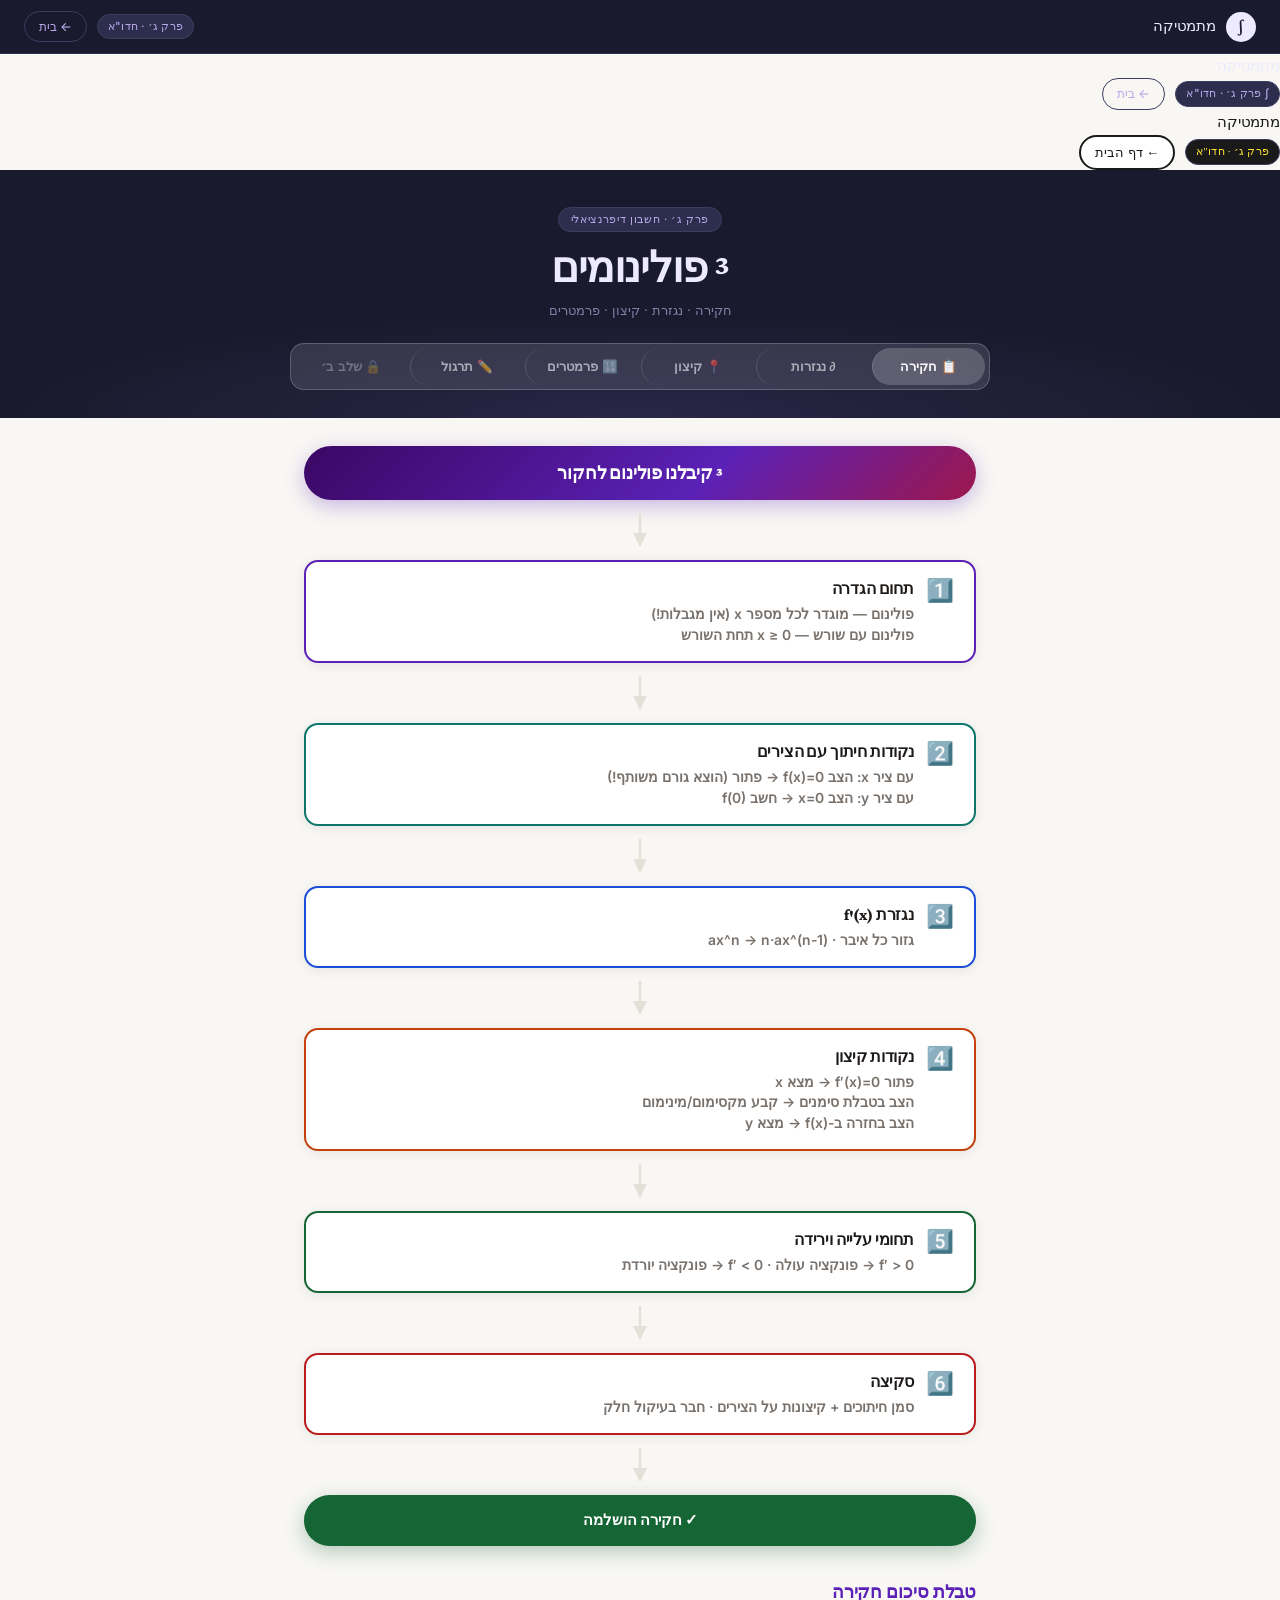
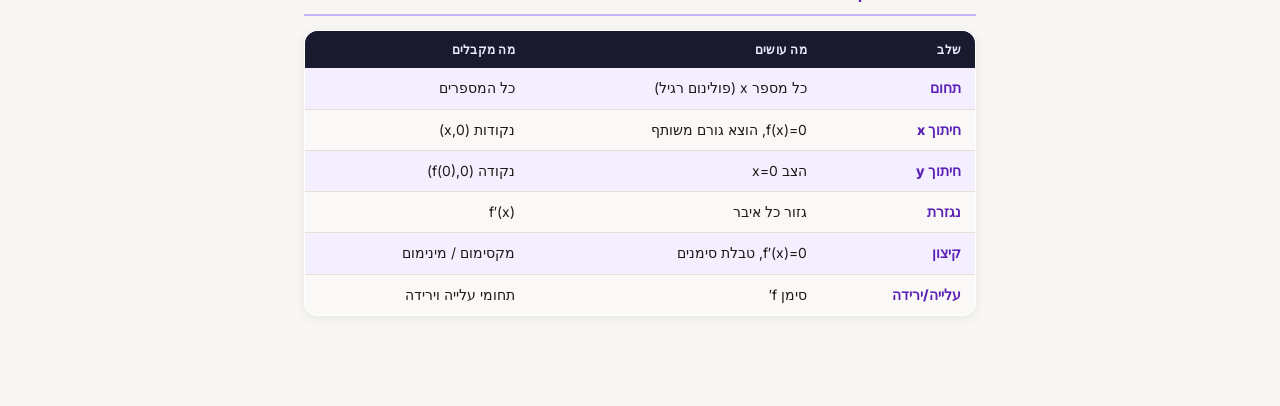
<file: polynomials.html>
<!DOCTYPE html>
<html lang="he" dir="rtl">
<head>
<meta charset="UTF-8">
<meta name="viewport" content="width=device-width, initial-scale=1.0">
<title>פולינומים — מתמטיקה 4 יח"ל</title>
<link rel="stylesheet" href="style.css">
<style>
:root{
  --yellow:#FFE135;--yellow-pale:#FFFBE0;--yellow-dark:#F5C800;
  --ink:#1A1A1A;--ink-soft:#4B4B4B;--bg:#FFFDF0;
}
:root{
  --purple:#5b21b6;--purple-light:#ede9fe;--purple-border:#c4b5fd;
  --green:#166534;--green-light:#dcfce7;--green-border:#bbf7d0;
  --blue:#1d4ed8;--blue-light:#eff6ff;--blue-border:#bfdbfe;
  --orange:#c2410c;--orange-light:#fff7ed;
  --red:#b91c1c;--red-light:#fee2e2;
  --teal:#0f766e;--teal-light:#ccfbf1;
  --gray:#78716c;--shadow:0 2px 12px rgba(0,0,0,0.08);
  --bg:#f8f7f4;--white:#fff;--border:#e4e0d8;--text:#1c1917;
}
.main-nav{display:flex;justify-content:center;max-width:700px;margin:22px auto 0;background:rgba(255,255,255,0.12);border:1.5px solid rgba(255,255,255,0.2);border-radius:14px;overflow:hidden;}
.main-btn{flex:1;padding:11px 4px;border:none;background:transparent;font-family:'Nunito',sans-serif;font-size:0.8rem;font-weight:800;cursor:pointer;color:rgba(255,255,255,0.6);transition:all 0.2s;border-left:1px solid rgba(255,255,255,0.15);}
.main-btn:last-child{border-left:none;}
.main-btn.active{background:rgba(255,255,255,0.2);color:#fff;}
.main-btn:hover:not(.active){background:rgba(255,255,255,0.12);color:rgba(255,255,255,0.9);}
.main-btn:disabled{color:rgba(255,255,255,0.25);cursor:default;}

main{max-width:700px;margin:0 auto;padding:28px 14px 90px;}
.panel{display:none;}.panel.active{display:flex;flex-direction:column;align-items:center;gap:10px;}
.section-title{width:100%;font-family:'Fredoka One',cursive;font-size:1.1rem;font-weight:700;color:var(--purple);padding:14px 0 8px;border-bottom:2px solid var(--purple-border);margin-bottom:4px;}

.node{width:100%;border-radius:14px;padding:15px 20px;font-size:0.95rem;font-weight:700;line-height:1.5;border:1.5px solid var(--border);background:var(--white);box-shadow:var(--shadow);}
.node.start{background:linear-gradient(135deg,#3b0764,#5b21b6 60%,#9d174d);color:#fff;text-align:center;font-size:1.1rem;font-weight:900;border-radius:50px;padding:14px 36px;box-shadow:0 6px 20px rgba(91,33,182,.3);border:none;}
.node.end{background:var(--green);color:#fff;text-align:center;border-radius:50px;padding:14px 36px;box-shadow:0 6px 20px rgba(22,101,52,.3);border:none;}
.node.step{border:2px solid;display:flex;align-items:flex-start;gap:12px;}
.node.step .num{font-size:1.4rem;min-width:28px;line-height:1;margin-top:2px;}
.node.step .content .title{font-size:1rem;font-weight:800;margin-bottom:3px;}
.node.step .content .detail{font-size:0.87rem;font-weight:600;color:var(--gray);line-height:1.5;}
.node.formula{background:var(--purple-light);border:2px solid var(--purple-border);text-align:center;font-size:1.05rem;padding:18px;}
.node.warn{background:#fefce8;border:2px solid #fde047;color:#713f12;}
.node.purple{border-color:var(--purple);}.node.purple .num{color:var(--purple);}
.node.teal{border-color:var(--teal);}.node.teal .num{color:var(--teal);}
.node.green{border-color:var(--green);}.node.green .num{color:var(--green);}
.node.orange{border-color:var(--orange);}.node.orange .num{color:var(--orange);}
.node.blue{border-color:var(--blue);}.node.blue .num{color:var(--blue);}
.node.red{border-color:var(--red);}.node.red .num{color:var(--red);}

.arrow{display:flex;justify-content:center;padding:3px 0;}
.tip{width:100%;background:#fefce8;border:1.5px solid #fde047;border-radius:14px;padding:12px 16px;font-size:0.85rem;font-weight:700;color:#713f12;line-height:1.5;}

.rule-box{width:100%;border-radius:14px;overflow:hidden;box-shadow:var(--shadow);border:1.5px solid var(--border);}
.rb-title{padding:10px 16px;font-size:0.88rem;font-weight:800;background:var(--purple-light);color:var(--purple);border-bottom:1px solid var(--purple-border);}
.rule-item{padding:10px 16px;font-size:0.87rem;font-weight:600;border-bottom:1px solid var(--border);background:var(--white);line-height:1.5;}
.rule-item:last-child{border-bottom:none;}
.rname{font-weight:800;display:block;margin-bottom:2px;color:var(--purple);}

.frac{display:inline-flex;flex-direction:column;align-items:center;vertical-align:middle;margin:0 3px;font-size:0.9em;}
.frac .num{border-bottom:1.5px solid currentColor;padding:0 3px;line-height:1.3;}
.frac .den{padding:0 3px;line-height:1.3;}

.ex-card{background:var(--white);border-radius:14px;border:1.5px solid var(--border);overflow:hidden;box-shadow:var(--shadow);width:100%;}
.ex-header{padding:13px 16px;cursor:pointer;display:flex;justify-content:space-between;align-items:center;font-weight:800;font-size:0.9rem;}
.ex-toggle{font-size:0.75rem;color:var(--gray);transition:transform 0.2s;}
.ex-toggle.open{transform:rotate(180deg);}
.ex-body{display:none;padding:14px 16px;border-top:1px solid var(--border);background:#f8f7f4;font-size:0.87rem;font-weight:600;line-height:1.7;}
.ex-body.open{display:block;}
.sol-step{padding:8px 12px;border-radius:10px;border:1.5px solid var(--border);background:var(--white);margin-bottom:6px;}
.sol-step .s-num{font-size:0.75rem;font-weight:800;color:var(--purple);margin-bottom:2px;}

/* sign chart */
.sign-chart{width:100%;background:var(--white);border:1.5px solid var(--border);border-radius:14px;overflow:hidden;box-shadow:var(--shadow);}
.sign-row{display:grid;grid-template-columns:100px 1fr 1fr 1fr;border-bottom:1px solid var(--border);font-size:0.85rem;font-weight:700;}
.sign-row:last-child{border-bottom:none;}
.sign-cell{padding:9px 12px;text-align:center;border-left:1px solid var(--border);}
.sign-cell:first-child{border-left:none;text-align:right;background:var(--purple-light);color:var(--purple);}
.sign-plus{color:var(--green);font-size:1.1rem;}
.sign-minus{color:var(--red);font-size:1.1rem;}
.sign-zero{color:var(--gray);}
</style>
</head>
<body>

<div class="topbar">
  <a href="index.html" class="topbar-logo">
    <div class="logo-mark">∫</div>
    <span class="logo-text">מתמטיקה</span>
  </a>
  <div style="display:flex;align-items:center;gap:10px;">
    <span class="topbar-badge">פרק ג׳ · חדו"א</span>
    <a href="index.html" class="topbar-home">← בית</a>
  </div>
</div>
    <span class="logo-text">מתמטיקה</span>
  </a>
  <div style="display:flex;align-items:center;gap:10px;">
    <span class="topbar-badge">∫ פרק ג׳ · חדו"א</span>
    <a href="index.html" class="topbar-home">← בית</a>
  </div>
</div>
    <span class="logo-text" style="color:var(--ink,#1a1a1a);font-family:'Fredoka One',cursive;">מתמטיקה</span>
  </a>
  <div style="display:flex;align-items:center;gap:10px;">
    <span class="topbar-badge" style="background:var(--ink,#1a1a1a);color:var(--yellow,#FFE135);font-family:'Fredoka One',cursive;">פרק ג׳ · חדו"א</span>
    <a href="index.html" class="topbar-home" style="border:2.5px solid var(--ink,#1a1a1a);color:var(--ink,#1a1a1a);font-family:'Fredoka One',cursive;background:#fff;border-radius:999px;padding:5px 14px;text-decoration:none;font-size:0.82rem;">← דף הבית</a>
  </div>
</div>

<div class="hero">
  <div class="hero-breadcrumb">פרק ג׳ · חשבון דיפרנציאלי</div>
  <h1>³ פולינומים</h1>
  <p class="hero-sub">חקירה · נגזרת · קיצון · פרמטרים</p>
  <div class="main-nav">
    <button class="main-btn active" onclick="showPanel('flow',this)">📋 חקירה</button>
    <button class="main-btn" onclick="showPanel('deriv',this)">∂ נגזרות</button>
    <button class="main-btn" onclick="showPanel('extrema',this)">📍 קיצון</button>
    <button class="main-btn" onclick="showPanel('param',this)">🔢 פרמטרים</button>
    <button class="main-btn" onclick="showPanel('practice',this)">✏️ תרגול</button>
    <button class="main-btn" style="color:rgba(255,255,255,0.3);cursor:default;" disabled>🔒 שלב ב׳</button>
  </div>
</div>

<main>

<!-- ══════════ חקירה ══════════ -->
<div class="panel active" id="panel-flow">
  <div class="node start">³ קיבלנו פולינום לחקור</div>
  <div class="arrow"><svg width="24" height="34" viewBox="0 0 24 34"><line x1="12" y1="0" x2="12" y2="26" stroke="#aaa" stroke-width="2.5"/><polygon points="12,34 5,20 19,20" fill="#aaa"/></svg></div>

  <div class="node step purple">
    <div class="num">1️⃣</div>
    <div class="content">
      <div class="title">תחום הגדרה</div>
      <div class="detail">פולינום — מוגדר לכל מספר x (אין מגבלות!)<br>פולינום עם שורש — x ≥ 0 תחת השורש</div>
    </div>
  </div>
  <div class="arrow"><svg width="24" height="34" viewBox="0 0 24 34"><line x1="12" y1="0" x2="12" y2="26" stroke="#aaa" stroke-width="2.5"/><polygon points="12,34 5,20 19,20" fill="#aaa"/></svg></div>

  <div class="node step teal">
    <div class="num">2️⃣</div>
    <div class="content">
      <div class="title">נקודות חיתוך עם הצירים</div>
      <div class="detail">
        עם ציר x: הצב f(x)=0 → פתור (הוצא גורם משותף!)<br>
        עם ציר y: הצב x=0 → חשב f(0)
      </div>
    </div>
  </div>
  <div class="arrow"><svg width="24" height="34" viewBox="0 0 24 34"><line x1="12" y1="0" x2="12" y2="26" stroke="#aaa" stroke-width="2.5"/><polygon points="12,34 5,20 19,20" fill="#aaa"/></svg></div>

  <div class="node step blue">
    <div class="num">3️⃣</div>
    <div class="content">
      <div class="title">נגזרת f′(x)</div>
      <div class="detail">גזור כל איבר · ax^n → n·ax^(n-1)</div>
    </div>
  </div>
  <div class="arrow"><svg width="24" height="34" viewBox="0 0 24 34"><line x1="12" y1="0" x2="12" y2="26" stroke="#aaa" stroke-width="2.5"/><polygon points="12,34 5,20 19,20" fill="#aaa"/></svg></div>

  <div class="node step orange">
    <div class="num">4️⃣</div>
    <div class="content">
      <div class="title">נקודות קיצון</div>
      <div class="detail">
        פתור f′(x)=0 → מצא x<br>
        הצב בטבלת סימנים → קבע מקסימום/מינימום<br>
        הצב בחזרה ב-f(x) → מצא y
      </div>
    </div>
  </div>
  <div class="arrow"><svg width="24" height="34" viewBox="0 0 24 34"><line x1="12" y1="0" x2="12" y2="26" stroke="#aaa" stroke-width="2.5"/><polygon points="12,34 5,20 19,20" fill="#aaa"/></svg></div>

  <div class="node step green">
    <div class="num">5️⃣</div>
    <div class="content">
      <div class="title">תחומי עלייה וירידה</div>
      <div class="detail">f′ > 0 → פונקציה עולה · f′ < 0 → פונקציה יורדת</div>
    </div>
  </div>
  <div class="arrow"><svg width="24" height="34" viewBox="0 0 24 34"><line x1="12" y1="0" x2="12" y2="26" stroke="#aaa" stroke-width="2.5"/><polygon points="12,34 5,20 19,20" fill="#aaa"/></svg></div>

  <div class="node step red">
    <div class="num">6️⃣</div>
    <div class="content">
      <div class="title">סקיצה</div>
      <div class="detail">סמן חיתוכים + קיצונות על הצירים · חבר בעיקול חלק</div>
    </div>
  </div>
  <div class="arrow"><svg width="24" height="34" viewBox="0 0 24 34"><line x1="12" y1="0" x2="12" y2="26" stroke="#aaa" stroke-width="2.5"/><polygon points="12,34 5,20 19,20" fill="#aaa"/></svg></div>

  <div class="node end">✓ חקירה הושלמה</div>

  <div class="section-title" style="margin-top:8px;">טבלת סיכום חקירה</div>
  <table style="width:100%;border-collapse:collapse;background:var(--white);border-radius:14px;overflow:hidden;box-shadow:var(--shadow);font-size:0.87rem;">
    <tr style="background:var(--purple);color:#fff;"><th style="padding:9px 14px;text-align:right;font-weight:800;">שלב</th><th style="padding:9px 14px;text-align:right;font-weight:800;">מה עושים</th><th style="padding:9px 14px;text-align:right;font-weight:800;">מה מקבלים</th></tr>
    <tr><td style="padding:9px 14px;border-bottom:1px solid var(--border);font-weight:800;color:var(--purple);">תחום</td><td style="padding:9px 14px;border-bottom:1px solid var(--border);">כל מספר x (פולינום רגיל)</td><td style="padding:9px 14px;border-bottom:1px solid var(--border);">כל המספרים</td></tr>
    <tr style="background:#faf9f7;"><td style="padding:9px 14px;border-bottom:1px solid var(--border);font-weight:800;color:var(--purple);">חיתוך x</td><td style="padding:9px 14px;border-bottom:1px solid var(--border);">f(x)=0, הוצא גורם משותף</td><td style="padding:9px 14px;border-bottom:1px solid var(--border);">נקודות (x,0)</td></tr>
    <tr><td style="padding:9px 14px;border-bottom:1px solid var(--border);font-weight:800;color:var(--purple);">חיתוך y</td><td style="padding:9px 14px;border-bottom:1px solid var(--border);">הצב x=0</td><td style="padding:9px 14px;border-bottom:1px solid var(--border);">נקודה (0,f(0))</td></tr>
    <tr style="background:#faf9f7;"><td style="padding:9px 14px;border-bottom:1px solid var(--border);font-weight:800;color:var(--purple);">נגזרת</td><td style="padding:9px 14px;border-bottom:1px solid var(--border);">גזור כל איבר</td><td style="padding:9px 14px;border-bottom:1px solid var(--border);">f′(x)</td></tr>
    <tr><td style="padding:9px 14px;border-bottom:1px solid var(--border);font-weight:800;color:var(--purple);">קיצון</td><td style="padding:9px 14px;border-bottom:1px solid var(--border);">f′(x)=0, טבלת סימנים</td><td style="padding:9px 14px;border-bottom:1px solid var(--border);">מקסימום / מינימום</td></tr>
    <tr style="background:#faf9f7;"><td style="padding:9px 14px;font-weight:800;color:var(--purple);">עלייה/ירידה</td><td style="padding:9px 14px;">סימן f′</td><td style="padding:9px 14px;">תחומי עלייה וירידה</td></tr>
  </table>
</div>

<!-- ══════════ נגזרות ══════════ -->
<div class="panel" id="panel-deriv">
  <div class="section-title">כללי גזירה לפולינומים</div>

  <div class="rule-box">
    <div class="rb-title">כלל החזקה — הכי חשוב!</div>
    <div class="rule-item"><span class="rname">(xⁿ)′ = n·xⁿ⁻¹</span>מכפילים במעריך ומורידים את המעריך ב-1</div>
    <div class="rule-item"><span class="rname">דוגמאות</span>
      (x³)′ = 3x² &nbsp;·&nbsp; (x²)′ = 2x &nbsp;·&nbsp; (x)′ = 1 &nbsp;·&nbsp; (5)′ = 0
    </div>
  </div>

  <div class="rule-box">
    <div class="rb-title">כלל הסכום וההפרש</div>
    <div class="rule-item"><span class="rname">(f ± g)′ = f′ ± g′</span>גוזרים כל איבר בנפרד</div>
  </div>

  <div class="rule-box">
    <div class="rb-title">כלל המכפלה — לפולינום עם שורש</div>
    <div class="rule-item"><span class="rname">(f·g)′ = f′·g + f·g′</span>נדרש לסוג f(x) = x·√(ax+b)</div>
    <div class="rule-item"><span class="rname">דוגמה: f(x) = x·√(x+3)</span>
      f′ = 1·√(x+3) + x·<span class="frac"><span class="num">1</span><span class="den">2√(x+3)</span></span>
      = √(x+3) + <span class="frac"><span class="num">x</span><span class="den">2√(x+3)</span></span>
    </div>
  </div>

  <div class="rule-box">
    <div class="rb-title">כלל השרשרת — לשורש מורכב</div>
    <div class="rule-item"><span class="rname">(√u)′ = <span class="frac"><span class="num">u′</span><span class="den">2√u</span></span></span>גוזרים את u ומחלקים ב-2√u</div>
    <div class="rule-item"><span class="rname">דוגמה: f(x) = √(3x²+1)</span>
      f′ = <span class="frac"><span class="num">6x</span><span class="den">2√(3x²+1)</span></span> = <span class="frac"><span class="num">3x</span><span class="den">√(3x²+1)</span></span>
    </div>
  </div>

  <div class="tip">💡 <strong>טיפ:</strong> בפולינום רגיל (בלי שורש) — גזור איבר איבר. כלל המכפלה רק כשיש מכפלה של שתי פונקציות שונות!</div>
</div>

<!-- ══════════ קיצון ══════════ -->
<div class="panel" id="panel-extrema">
  <div class="section-title">טבלת סימנים — איך עושים?</div>

  <div class="node step purple">
    <div class="num">1️⃣</div>
    <div class="content">
      <div class="title">מצא את נקודות האפס של f′</div>
      <div class="detail">פתור f′(x) = 0 → קבל x₁, x₂, ...</div>
    </div>
  </div>
  <div class="arrow"><svg width="24" height="34" viewBox="0 0 24 34"><line x1="12" y1="0" x2="12" y2="26" stroke="#aaa" stroke-width="2.5"/><polygon points="12,34 5,20 19,20" fill="#aaa"/></svg></div>
  <div class="node step purple">
    <div class="num">2️⃣</div>
    <div class="content">
      <div class="title">בנה טבלת סימנים</div>
      <div class="detail">ציר x מחולק לתחומים לפי נקודות האפס · בדוק סימן f′ בכל תחום</div>
    </div>
  </div>
  <div class="arrow"><svg width="24" height="34" viewBox="0 0 24 34"><line x1="12" y1="0" x2="12" y2="26" stroke="#aaa" stroke-width="2.5"/><polygon points="12,34 5,20 19,20" fill="#aaa"/></svg></div>
  <div class="node step purple">
    <div class="num">3️⃣</div>
    <div class="content">
      <div class="title">קבע סוג קיצון</div>
      <div class="detail">
        f′ עובר מ+ ל− → מקסימום מקומי<br>
        f′ עובר מ− ל+ → מינימום מקומי<br>
        f′ לא מחליף סימן → אין קיצון (נקודת פיתול)
      </div>
    </div>
  </div>

  <div class="section-title" style="margin-top:8px;">דוגמה — f(x) = x³ − 3x</div>

  <div class="sign-chart">
    <div class="sign-row" style="background:var(--purple-light);font-weight:800;">
      <div class="sign-cell">x</div>
      <div class="sign-cell">x &lt; −1</div>
      <div class="sign-cell">x = −1</div>
      <div class="sign-cell">−1 &lt; x &lt; 1</div>
    </div>
    <div class="sign-row">
      <div class="sign-cell">f′(x) = 3x²−3</div>
      <div class="sign-cell"><span class="sign-plus">+</span></div>
      <div class="sign-cell"><span class="sign-zero">0</span></div>
      <div class="sign-cell"><span class="sign-minus">−</span></div>
    </div>
    <div class="sign-row" style="background:#faf9f7;">
      <div class="sign-cell">f(x)</div>
      <div class="sign-cell">↗ עולה</div>
      <div class="sign-cell">מקסימום (−1,2)</div>
      <div class="sign-cell">↘ יורדת</div>
    </div>
  </div>

  <div class="sign-chart" style="margin-top:8px;">
    <div class="sign-row" style="background:var(--purple-light);font-weight:800;">
      <div class="sign-cell">x</div>
      <div class="sign-cell">x = 1</div>
      <div class="sign-cell">x &gt; 1</div>
      <div class="sign-cell"></div>
    </div>
    <div class="sign-row">
      <div class="sign-cell">f′(x)</div>
      <div class="sign-cell"><span class="sign-zero">0</span></div>
      <div class="sign-cell"><span class="sign-plus">+</span></div>
      <div class="sign-cell"></div>
    </div>
    <div class="sign-row" style="background:#faf9f7;">
      <div class="sign-cell">f(x)</div>
      <div class="sign-cell">מינימום (1,−2)</div>
      <div class="sign-cell">↗ עולה</div>
      <div class="sign-cell"></div>
    </div>
  </div>

  <div class="tip">💡 <strong>קיצון חיצוני:</strong> בגרות לפעמים שואלת על קיצון בקצה התחום — שם בודקים את ערך f, לא את f′!</div>
</div>

<!-- ══════════ פרמטרים ══════════ -->
<div class="panel" id="panel-param">
  <div class="section-title">שאלות פרמטר — סוגים מהבגרות</div>
  <div class="node warn">⚠️ שאלת פרמטר = נותנים f(x) עם מספר לא ידוע a, ומידע נוסף. צריך למצוא את a.</div>

  <div class="rule-box">
    <div class="rb-title">סוג 1 — נתון שיש קיצון ב-x₀</div>
    <div class="rule-item"><span class="rname">שיטה</span>גזור → הצב x₀ → שווה 0 → פתור לa</div>
    <div class="rule-item" style="background:var(--purple-light);">
      <span class="rname">דוגמה (קיץ תשפ"ה שאלה 7)</span>
      g(x) = f(x) + a, קיצון פנימי ב-x = 5/2<br>
      g′(x) = f′(x) → הצב x=5/2, שווה 0 → מצא a
    </div>
  </div>

  <div class="rule-box">
    <div class="rb-title">סוג 2 — נתון שהגרף עובר בנקודה (x₀, y₀)</div>
    <div class="rule-item"><span class="rname">שיטה</span>הצב x₀ ו-y₀ ישירות בf(x) → פתור לa</div>
    <div class="rule-item" style="background:var(--purple-light);">
      <span class="rname">דוגמה</span>
      f(x) = x³ + ax, הגרף עובר ב-(2, 2)<br>
      2 = 8 + 2a → 2a = −6 → a = −3
    </div>
  </div>

  <div class="rule-box">
    <div class="rb-title">סוג 3 — נתון שיפוע משיק ב-x₀</div>
    <div class="rule-item"><span class="rname">שיטה</span>גזור → הצב x₀ → שווה לשיפוע הנתון → פתור לa</div>
    <div class="rule-item" style="background:var(--purple-light);">
      <span class="rname">דוגמה</span>
      f(x) = x³ − ax, שיפוע המשיק ב-x=1 הוא 0<br>
      f′(x) = 3x² − a → f′(1) = 3 − a = 0 → a = 3
    </div>
  </div>

  <div class="tip">💡 <strong>תרשים זרימה:</strong> קיבלת מידע על קיצון → גזור ואפס. מידע על נקודה → הצב ישירות. מידע על שיפוע → גזור והשווה לשיפוע.</div>
</div>

<!-- ══════════ תרגול ══════════ -->
<div class="panel" id="panel-practice">

  <div class="section-title">תרגילים מבגרויות אמיתיות</div>

  <div class="ex-card">
    <div class="ex-header" onclick="toggleEx(this)">
      <span>🟢 חורף תשפ"ה 2025 — f(x) = x²√(x+5) (קל-בינוני)</span>
      <span class="ex-toggle">▼</span>
    </div>
    <div class="ex-body">
      <strong>שאלה 7 חורף תשפ"ה:</strong> f(x) = x²√(x+5), מוגדרת בתחום x ≥ −5<br><br>
      <strong>א. תחום הגדרה.</strong>
      <div class="sol-step"><div class="s-num">תחום</div>x+5 ≥ 0 → <strong>x ≥ −5</strong></div>
      <br><strong>ב. נקודות חיתוך עם הצירים.</strong>
      <div class="sol-step"><div class="s-num">ציר x: f(x)=0</div>x²√(x+5) = 0 → x²=0 או √(x+5)=0 → <strong>x=0 ו-x=−5</strong></div>
      <div class="sol-step"><div class="s-num">ציר y: f(0)</div>f(0) = 0·√5 = <strong>(0,0)</strong></div>
      <br><strong>ג. מצאו נגזרת.</strong>
      <div class="sol-step"><div class="s-num">כלל המכפלה</div>f′ = 2x·√(x+5) + x²· <span style="display:inline-flex;flex-direction:column;align-items:center;vertical-align:middle;font-size:0.85em;"><span style="border-bottom:1.5px solid currentColor;padding:0 2px;">1</span><span style="padding:0 2px;">2√(x+5)</span></span></div>
      <div class="sol-step"><div class="s-num">פישוט (× 2√(x+5))</div>f′ = <span style="display:inline-flex;flex-direction:column;align-items:center;vertical-align:middle;font-size:0.85em;"><span style="border-bottom:1.5px solid currentColor;padding:0 2px;">4x(x+5) + x²</span><span style="padding:0 2px;">2√(x+5)</span></span> = <span style="display:inline-flex;flex-direction:column;align-items:center;vertical-align:middle;font-size:0.85em;"><span style="border-bottom:1.5px solid currentColor;padding:0 2px;">5x²+20x</span><span style="padding:0 2px;">2√(x+5)</span></span> = <span style="display:inline-flex;flex-direction:column;align-items:center;vertical-align:middle;font-size:0.85em;"><span style="border-bottom:1.5px solid currentColor;padding:0 2px;">5x(x+4)</span><span style="padding:0 2px;">2√(x+5)</span></span></div>
      <br><strong>ד. נקודות קיצון.</strong>
      <div class="sol-step"><div class="s-num">f′=0: מונה=0</div>5x(x+4)=0 → x=0 או x=−4</div>
      <div class="sol-step"><div class="s-num">f(0)</div>0 → נקודה (0,0) מינימום</div>
      <div class="sol-step"><div class="s-num">f(−4)</div>(−4)²√1 = 16 → נקודה (−4,16) מקסימום</div>
    </div>
  </div>

  <div class="ex-card">
    <div class="ex-header" onclick="toggleEx(this)">
      <span>🟠 קיץ תשפ"ה 2025 מועד א׳ — f(x) = (x−1)√(4x−6x²) (בינוני)</span>
      <span class="ex-toggle">▼</span>
    </div>
    <div class="ex-body">
      <strong>שאלה 7 קיץ תשפ"ה מועד א׳.</strong><br><br>
      <strong>א. תחום הגדרה.</strong>
      <div class="sol-step"><div class="s-num">תנאי לשורש</div>4x−6x² ≥ 0 → 2x(2−3x) ≥ 0 → <strong>0 ≤ x ≤ 2/3</strong></div>
      <br><strong>ב. נקודות חיתוך.</strong>
      <div class="sol-step"><div class="s-num">ציר x</div>(x−1)=0 → x=1 (מחוץ לתחום!) · √(4x−6x²)=0 → x=0 או x=2/3<br>חיתוכים: <strong>(0,0) ו-(2/3,0)</strong></div>
      <br><strong>ג. מצאו נגזרת ונקודות קיצון (עד מציאת f′=0).</strong>
      <div class="sol-step"><div class="s-num">כלל המכפלה</div>f′ = 1·√(4x−6x²) + (x−1)·<span style="display:inline-flex;flex-direction:column;align-items:center;vertical-align:middle;font-size:0.85em;"><span style="border-bottom:1.5px solid currentColor;padding:0 2px;">4−12x</span><span style="padding:0 2px;">2√(4x−6x²)</span></span></div>
      <div class="sol-step"><div class="s-num">f′=0 (מונה=0)</div>2(4x−6x²) + (x−1)(4−12x) = 0<br>8x−12x² + 4x−12x²−4+12x = 0<br>−24x²+24x−4 = 0 → 6x²−6x+1 = 0<br>x = (6±√12)÷12 = (3±√3)÷6</div>
    </div>
  </div>

  <div class="ex-card">
    <div class="ex-header" onclick="toggleEx(this)">
      <span>🔴 חורף תשפ"ו 2026 — f(x) = x√(4−2x) + פרמטר (קשה)</span>
      <span class="ex-toggle">▼</span>
    </div>
    <div class="ex-body">
      <strong>שאלה 7 חורף תשפ"ו:</strong> f(x) = x√(4−2x), תחום x ≤ 2. g(x) = f(x) + a. לg יש נקודת מקסימום פנימית ב-x = 5/2.<br><br>
      <strong>א. מצאו תחום f.</strong>
      <div class="sol-step"><div class="s-num">תנאי</div>4−2x ≥ 0 → x ≤ 2. תחום: <strong>x ≤ 2</strong></div>
      <br><strong>ב. נגזרת f.</strong>
      <div class="sol-step"><div class="s-num">כלל המכפלה</div>f′ = √(4−2x) + x· <span style="display:inline-flex;flex-direction:column;align-items:center;vertical-align:middle;font-size:0.85em;"><span style="border-bottom:1.5px solid currentColor;padding:0 2px;">−2</span><span style="padding:0 2px;">2√(4−2x)</span></span> = √(4−2x) − <span style="display:inline-flex;flex-direction:column;align-items:center;vertical-align:middle;font-size:0.85em;"><span style="border-bottom:1.5px solid currentColor;padding:0 2px;">x</span><span style="padding:0 2px;">√(4−2x)</span></span></div>
      <div class="sol-step"><div class="s-num">פישוט</div>f′ = <span style="display:inline-flex;flex-direction:column;align-items:center;vertical-align:middle;font-size:0.85em;"><span style="border-bottom:1.5px solid currentColor;padding:0 2px;">4−2x−x</span><span style="padding:0 2px;">√(4−2x)</span></span> = <span style="display:inline-flex;flex-direction:column;align-items:center;vertical-align:middle;font-size:0.85em;"><span style="border-bottom:1.5px solid currentColor;padding:0 2px;">4−3x</span><span style="padding:0 2px;">√(4−2x)</span></span></div>
      <br><strong>ג. g(x) = f(x) + a. מקסימום פנימי ב-x=5/2. מצאו a.</strong>
      <div class="sol-step"><div class="s-num">תחום g</div>g מוגדרת ב-x ≤ 2. x=5/2 &gt; 2 → מחוץ לתחום f!</div>
      <div class="sol-step"><div class="s-num">הסבר</div>g′(x) = f′(x) → נקודות קיצון של g הן אותן נקודות של f (אם בתחום). x=5/2 הוא קיצון פנימי → צריך שהתחום יגיע ל-5/2 → תחום g: x ≤ 5/2</div>
      <div class="sol-step"><div class="s-num">תחום g</div>4−2x+a ≥ 0 → a ≥ 2x−4. עבור x=5/2: a ≥ 1 → בדוק: a=1</div>
    </div>
  </div>

  <div class="tip">💡 <strong>נקודת מקסימום פנימית:</strong> "פנימית" = לא בקצה התחום. תמיד בדוק שנקודת הקיצון אכן בתוך תחום ההגדרה!</div>

</div>
</main>
<script>
function showPanel(type,btn){
  document.querySelectorAll('.panel').forEach(p=>p.classList.remove('active'));
  document.querySelectorAll('.main-btn').forEach(b=>b.classList.remove('active'));
  document.getElementById('panel-'+type).classList.add('active');
  btn.classList.add('active');
  window.scrollTo({top:0,behavior:'smooth'});
}
function toggleEx(header){
  const body=header.nextElementSibling;
  const toggle=header.querySelector('.ex-toggle');
  body.classList.toggle('open');
  toggle.classList.toggle('open');
}
</script>
</body>
</html>
</file>
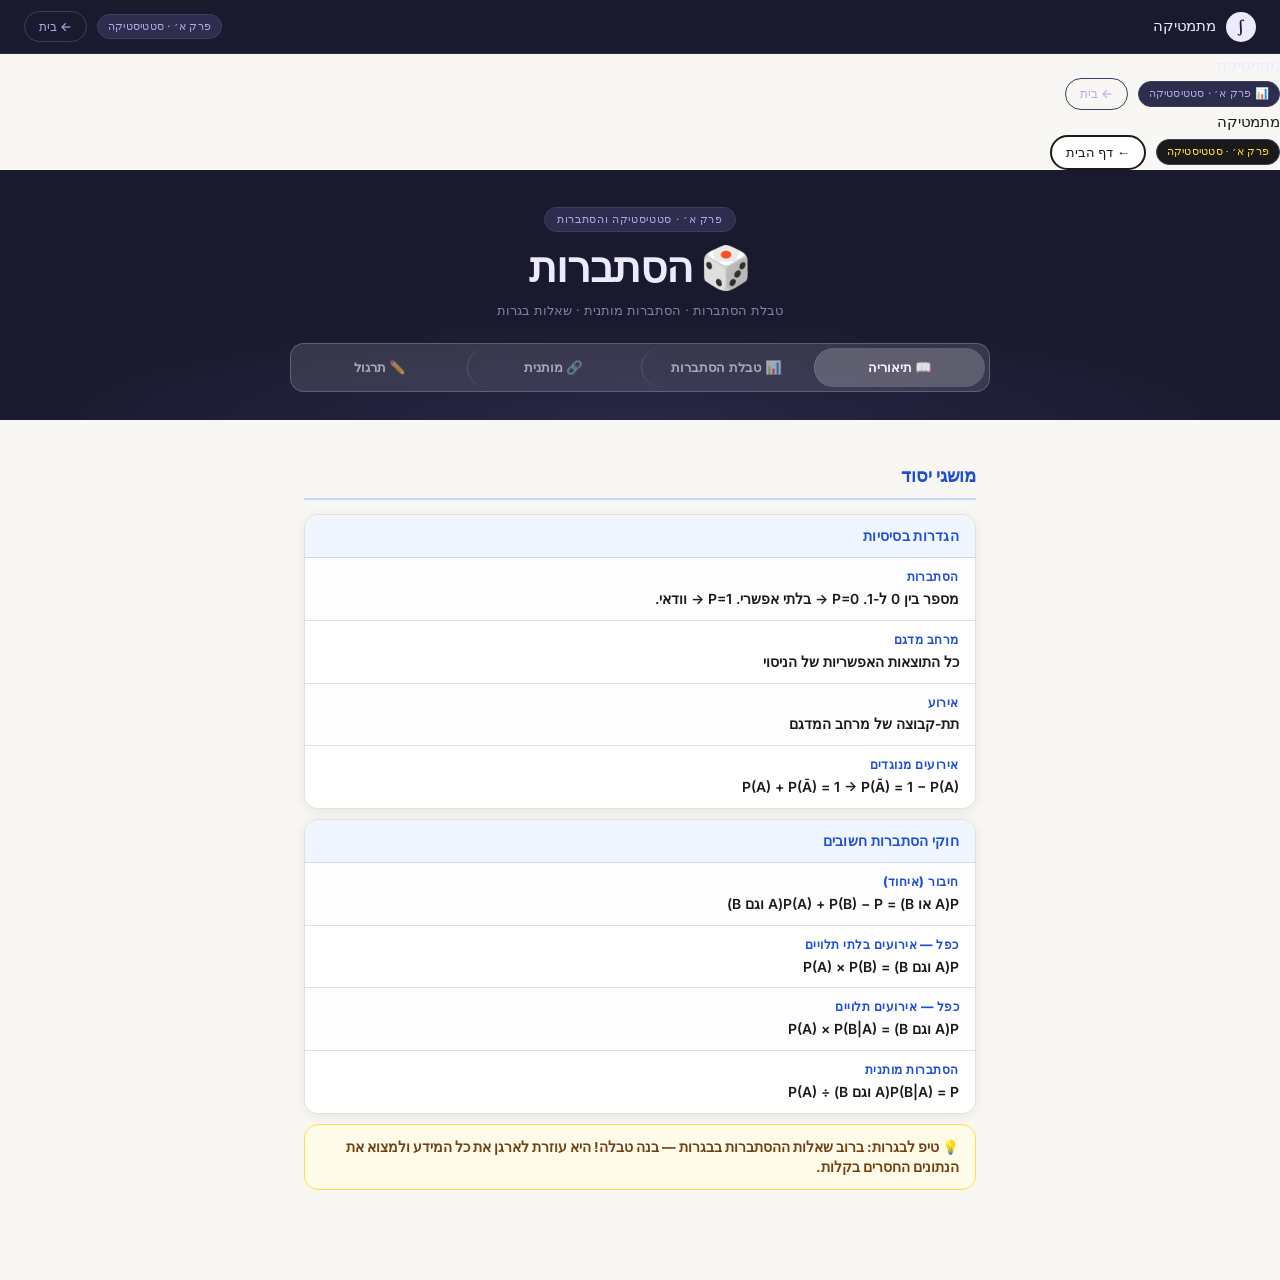
<file: probability.html>
<!DOCTYPE html>
<html lang="he" dir="rtl">
<head>
<meta charset="UTF-8">
<meta name="viewport" content="width=device-width, initial-scale=1.0">
<title>הסתברות — מתמטיקה 4 יח"ל</title>
<link rel="stylesheet" href="style.css">
<style>
:root{
  --yellow:#FFE135;--yellow-pale:#FFFBE0;--yellow-dark:#F5C800;
  --ink:#1A1A1A;--ink-soft:#4B4B4B;--bg:#FFFDF0;
}
:root{
  --blue:#1d4ed8;--blue-light:#eff6ff;--blue-border:#bfdbfe;
  --green:#166534;--green-light:#dcfce7;--green-border:#bbf7d0;
  --purple:#5b21b6;--purple-light:#ede9fe;--purple-border:#c4b5fd;
  --orange:#c2410c;--orange-light:#fff7ed;
  --gray:#78716c;--shadow:0 2px 12px rgba(0,0,0,0.08);
  --bg:#f8f7f4;--white:#fff;--border:#e4e0d8;--text:#1c1917;
}
.main-nav{display:flex;justify-content:center;max-width:700px;margin:22px auto 0;background:rgba(255,255,255,0.12);border:1.5px solid rgba(255,255,255,0.2);border-radius:14px;overflow:hidden;}
.main-btn{flex:1;padding:12px 6px;border:none;background:transparent;font-family:'Nunito',sans-serif;font-size:0.83rem;font-weight:800;cursor:pointer;color:rgba(255,255,255,0.6);transition:all 0.2s;border-left:1px solid rgba(255,255,255,0.15);}
.main-btn:last-child{border-left:none;}
.main-btn.active{background:rgba(255,255,255,0.2);color:#fff;}
.main-btn:hover:not(.active){background:rgba(255,255,255,0.12);color:rgba(255,255,255,0.9);}
main{max-width:700px;margin:0 auto;padding:28px 14px 90px;}
.panel{display:none;}.panel.active{display:flex;flex-direction:column;align-items:center;gap:10px;}
.section-title{width:100%;font-family:'Fredoka One',cursive;font-size:1.1rem;font-weight:700;color:var(--blue);padding:14px 0 8px;border-bottom:2px solid var(--blue-border);margin-bottom:4px;}
.node{width:100%;border-radius:14px;padding:15px 20px;font-size:0.95rem;font-weight:700;line-height:1.5;border:1.5px solid var(--border);background:var(--white);box-shadow:var(--shadow);}
.node.formula{background:var(--blue-light);border:2px solid var(--blue-border);text-align:center;font-size:1.05rem;padding:18px;}
.node.step{border:2px solid;display:flex;align-items:flex-start;gap:12px;}
.node.step .num{font-size:1.4rem;min-width:28px;line-height:1;margin-top:2px;}
.node.step .content .title{font-size:1rem;font-weight:800;margin-bottom:3px;}
.node.step .content .detail{font-size:0.87rem;font-weight:600;color:var(--gray);line-height:1.5;}
.node.blue{border-color:var(--blue);}.node.blue .num{color:var(--blue);}
.node.green{border-color:var(--green);}.node.green .num{color:var(--green);}
.node.warn{background:#fefce8;border:2px solid #fde047;color:#713f12;}
.arrow{display:flex;justify-content:center;padding:3px 0;}
.tip{width:100%;background:#fefce8;border:1.5px solid #fde047;border-radius:14px;padding:12px 16px;font-size:0.85rem;font-weight:700;color:#713f12;line-height:1.5;}
.rule-box{width:100%;border-radius:14px;overflow:hidden;box-shadow:var(--shadow);border:1.5px solid var(--border);}
.rb-title{padding:10px 16px;font-size:0.88rem;font-weight:800;background:var(--blue-light);color:var(--blue);border-bottom:1px solid var(--blue-border);}
.rule-item{padding:10px 16px;font-size:0.87rem;font-weight:600;border-bottom:1px solid var(--border);background:var(--white);line-height:1.5;}
.rule-item:last-child{border-bottom:none;}
.rname{font-weight:800;display:block;margin-bottom:2px;color:var(--blue);}
.frac{display:inline-flex;flex-direction:column;align-items:center;vertical-align:middle;margin:0 3px;font-size:0.9em;}
.frac .num{border-bottom:1.5px solid currentColor;padding:0 3px;line-height:1.3;}
.frac .den{padding:0 3px;line-height:1.3;}
.ex-card{background:var(--white);border-radius:14px;border:1.5px solid var(--border);overflow:hidden;box-shadow:var(--shadow);width:100%;}
.ex-header{padding:13px 16px;cursor:pointer;display:flex;justify-content:space-between;align-items:center;font-weight:800;font-size:0.9rem;}
.ex-toggle{font-size:0.75rem;color:var(--gray);transition:transform 0.2s;}
.ex-toggle.open{transform:rotate(180deg);}
.ex-body{display:none;padding:14px 16px;border-top:1px solid var(--border);background:#f8f7f4;font-size:0.87rem;font-weight:600;line-height:1.7;}
.ex-body.open{display:block;}
.sol-step{padding:8px 12px;border-radius:10px;border:1.5px solid var(--border);background:var(--white);margin-bottom:6px;}
.sol-step .s-num{font-size:0.75rem;font-weight:800;color:var(--blue);margin-bottom:2px;}
/* prob table */
.prob-table{width:100%;border-collapse:collapse;background:var(--white);border-radius:14px;overflow:hidden;box-shadow:var(--shadow);}
.prob-table th{background:var(--blue);color:#fff;padding:10px 14px;font-size:0.88rem;font-weight:800;text-align:center;}
.prob-table td{padding:10px 14px;border:1px solid var(--border);text-align:center;font-size:0.87rem;font-weight:600;}
.prob-table .total{background:var(--blue-light);font-weight:800;color:var(--blue);}
</style>
</head>
<body>

<div class="topbar">
  <a href="index.html" class="topbar-logo">
    <div class="logo-mark">∫</div>
    <span class="logo-text">מתמטיקה</span>
  </a>
  <div style="display:flex;align-items:center;gap:10px;">
    <span class="topbar-badge">פרק א׳ · סטטיסטיקה</span>
    <a href="index.html" class="topbar-home">← בית</a>
  </div>
</div>
    <span class="logo-text">מתמטיקה</span>
  </a>
  <div style="display:flex;align-items:center;gap:10px;">
    <span class="topbar-badge">📊 פרק א׳ · סטטיסטיקה</span>
    <a href="index.html" class="topbar-home">← בית</a>
  </div>
</div>
    <span class="logo-text" style="color:var(--ink,#1a1a1a);font-family:'Fredoka One',cursive;">מתמטיקה</span>
  </a>
  <div style="display:flex;align-items:center;gap:10px;">
    <span class="topbar-badge" style="background:var(--ink,#1a1a1a);color:var(--yellow,#FFE135);font-family:'Fredoka One',cursive;">פרק א׳ · סטטיסטיקה</span>
    <a href="index.html" class="topbar-home" style="border:2.5px solid var(--ink,#1a1a1a);color:var(--ink,#1a1a1a);font-family:'Fredoka One',cursive;background:#fff;border-radius:999px;padding:5px 14px;text-decoration:none;font-size:0.82rem;">← דף הבית</a>
  </div>
</div>

<div class="hero">
  <div class="hero-breadcrumb">פרק א׳ · סטטיסטיקה והסתברות</div>
  <h1>🎲 הסתברות</h1>
  <p class="hero-sub">טבלת הסתברות · הסתברות מותנית · שאלות בגרות</p>
  <div class="main-nav">
    <button class="main-btn active" onclick="showPanel('theory',this)">📖 תיאוריה</button>
    <button class="main-btn" onclick="showPanel('table',this)">📊 טבלת הסתברות</button>
    <button class="main-btn" onclick="showPanel('conditional',this)">🔗 מותנית</button>
    <button class="main-btn" onclick="showPanel('practice',this)">✏️ תרגול</button>
  </div>
</div>

<main>

<!-- ═══ תיאוריה ═══ -->
<div class="panel active" id="panel-theory">
  <div class="section-title">מושגי יסוד</div>

  <div class="rule-box">
    <div class="rb-title">הגדרות בסיסיות</div>
    <div class="rule-item"><span class="rname">הסתברות</span>מספר בין 0 ל-1. P=0 → בלתי אפשרי. P=1 → וודאי.</div>
    <div class="rule-item"><span class="rname">מרחב מדגם</span>כל התוצאות האפשריות של הניסוי</div>
    <div class="rule-item"><span class="rname">אירוע</span>תת-קבוצה של מרחב המדגם</div>
    <div class="rule-item"><span class="rname">אירועים מנוגדים</span>P(A) + P(Ā) = 1 → P(Ā) = 1 − P(A)</div>
  </div>

  <div class="rule-box">
    <div class="rb-title">חוקי הסתברות חשובים</div>
    <div class="rule-item"><span class="rname">חיבור (איחוד)</span>P(A או B) = P(A) + P(B) − P(A וגם B)</div>
    <div class="rule-item"><span class="rname">כפל — אירועים בלתי תלויים</span>P(A וגם B) = P(A) × P(B)</div>
    <div class="rule-item"><span class="rname">כפל — אירועים תלויים</span>P(A וגם B) = P(A) × P(B|A)</div>
    <div class="rule-item"><span class="rname">הסתברות מותנית</span>P(B|A) = P(A וגם B) ÷ P(A)</div>
  </div>

  <div class="tip">💡 <strong>טיפ לבגרות:</strong> ברוב שאלות ההסתברות בבגרות — בנה טבלה! היא עוזרת לארגן את כל המידע ולמצוא את הנתונים החסרים בקלות.</div>
</div>

<!-- ═══ טבלת הסתברות ═══ -->
<div class="panel" id="panel-table">
  <div class="section-title">טבלת הסתברות — כלי הכי חשוב</div>

  <div class="node warn">📌 כמעט כל שאלת הסתברות בבגרות פותרים עם טבלה. תמיד התחל מלבנות טבלה!</div>

  <table class="prob-table">
    <tr><th></th><th>מאפיין B</th><th>לא B</th><th>סה"כ</th></tr>
    <tr><td><strong>מאפיין A</strong></td><td>P(A וB)</td><td>P(A ולא B)</td><td class="total">P(A)</td></tr>
    <tr><td><strong>לא A</strong></td><td>P(לא A וB)</td><td>P(לא A ולא B)</td><td class="total">P(לא A)</td></tr>
    <tr><td class="total"><strong>סה"כ</strong></td><td class="total">P(B)</td><td class="total">P(לא B)</td><td class="total">1</td></tr>
  </table>

  <div class="section-title">שלבי בניית הטבלה</div>

  <div class="node step blue">
    <div class="num">1️⃣</div>
    <div class="content">
      <div class="title">זהה את שני המאפיינים</div>
      <div class="detail">למשל: ממחזרות/לא ממחזרות · מתנדבות/לא מתנדבות</div>
    </div>
  </div>
  <div class="arrow"><svg width="24" height="34" viewBox="0 0 24 34"><line x1="12" y1="0" x2="12" y2="26" stroke="#aaa" stroke-width="2.5"/><polygon points="12,34 5,20 19,20" fill="#aaa"/></svg></div>
  <div class="node step blue">
    <div class="num">2️⃣</div>
    <div class="content">
      <div class="title">מלא את הנתונים הישירים</div>
      <div class="detail">הכנס את כל ההסתברויות הנתונות בשאלה</div>
    </div>
  </div>
  <div class="arrow"><svg width="24" height="34" viewBox="0 0 24 34"><line x1="12" y1="0" x2="12" y2="26" stroke="#aaa" stroke-width="2.5"/><polygon points="12,34 5,20 19,20" fill="#aaa"/></svg></div>
  <div class="node step blue">
    <div class="num">3️⃣</div>
    <div class="content">
      <div class="title">השלם שורות ועמודות</div>
      <div class="detail">כל שורה מסתכמת ל-P(A). כל עמודה מסתכמת ל-P(B). הכל מסתכם ל-1.</div>
    </div>
  </div>
  <div class="arrow"><svg width="24" height="34" viewBox="0 0 24 34"><line x1="12" y1="0" x2="12" y2="26" stroke="#aaa" stroke-width="2.5"/><polygon points="12,34 5,20 19,20" fill="#aaa"/></svg></div>
  <div class="node step green">
    <div class="num">4️⃣</div>
    <div class="content">
      <div class="title">ענה על השאלה</div>
      <div class="detail">קרא ישירות מהטבלה את ההסתברות המבוקשת</div>
    </div>
  </div>
</div>

<!-- ═══ מותנית ═══ -->
<div class="panel" id="panel-conditional">
  <div class="section-title">הסתברות מותנית</div>

  <div class="node formula">
    P(B|A) = <span class="frac"><span class="num">P(A וגם B)</span><span class="den">P(A)</span></span>
    <br><br>
    <small>"הסתברות ש-B יקרה, <strong>בהינתן</strong> ש-A כבר קרה"</small>
  </div>

  <div class="rule-box">
    <div class="rb-title">איך לזהות הסתברות מותנית בשאלה?</div>
    <div class="rule-item"><span class="rname">מילות מפתח</span>"ידוע ש...", "בהינתן ש...", "בוחרים מתוך המתנדבים..."</div>
    <div class="rule-item"><span class="rname">דוגמה</span>"בחרו משפחה מתנדבת — מה ההסתברות שהיא גם ממחזרת?"<br>= P(ממחזרת | מתנדבת) = P(ממחזרת וגם מתנדבת) ÷ P(מתנדבת)</div>
    <div class="rule-item"><span class="rname">שימוש בטבלה</span>מסתכלים רק על השורה/עמודה של האירוע הנתון, ומחלקים ב"סה"כ" שלה</div>
  </div>

  <div class="tip">💡 <strong>טיפ:</strong> כשיש "ידוע ש..." — מצמצמים את מרחב המדגם לאירוע הנתון בלבד!</div>
</div>

<!-- ═══ תרגול ═══ -->
<div class="panel" id="panel-practice">

  <div class="section-title">תרגילים מבגרויות אמיתיות</div>

  <div class="ex-card">
    <div class="ex-header" onclick="toggleEx(this)">
      <span>🟢 קיץ תשפ"ה 2025 מועד א׳ — בנים ובנות מתנדבים</span>
      <span class="ex-toggle">▼</span>
    </div>
    <div class="ex-body">
      <strong>נתון:</strong> 75% מתנדבים. 3/5 מהמתנדבים הן בנות. מספר הבנות המתנדבות גדול פי 3 ממספר הבנות שאינן מתנדבות.<br><br>
      <strong>א. מה ההסתברות לבחור בת מתנדבת?</strong>
      <div class="sol-step"><div class="s-num">P(בת ומתנדבת)</div>3/5 × 0.75 = <strong>0.45</strong></div>
      <br><strong>ב. מצאו אחוז הבנים.</strong>
      <div class="sol-step"><div class="s-num">P(בת ולא מתנדבת)</div>0.45 ÷ 3 = 0.15</div>
      <div class="sol-step"><div class="s-num">P(בנות)</div>0.45 + 0.15 = 0.60 → P(בנים) = <strong>40%</strong></div>
      <br><strong>ג. בחרו תלמיד — ידוע שהוא בן. מה ההסתברות שמתנדב?</strong>
      <div class="sol-step"><div class="s-num">P(בן ומתנדב)</div>0.75 − 0.45 = 0.30</div>
      <div class="sol-step"><div class="s-num">P(מתנדב|בן)</div>0.30 ÷ 0.40 = <strong>0.75</strong></div>
      <br><strong>ד. האם אחוז המתנדבות מבין הבנות גדול מאחוז המתנדבים מבין הבנים?</strong>
      <div class="sol-step"><div class="s-num">מבין הבנות</div>P(מתנדבת|בת) = 0.45÷0.60 = 0.75 = 75%</div>
      <div class="sol-step"><div class="s-num">מבין הבנים</div>P(מתנדב|בן) = 0.75</div>
      <div class="sol-step"><div class="s-num">מסקנה</div>75% = 75% → <strong>לא, האחוזים שווים</strong></div>
    </div>
  </div>

  <div class="ex-card">
    <div class="ex-header" onclick="toggleEx(this)">
      <span>🟠 חורף תשפ"ו 2026 — ממחזרות ומתנדבות (בינוני)</span>
      <span class="ex-toggle">▼</span>
    </div>
    <div class="ex-body">
      <strong>נתון:</strong> P(ממחזרת) − P(לא ממחזרת) = 0.26. 2/3 מהממחזרות מתנדבות. P(ממחזרת וגם מתנדבת) = 6 × P(לא ממחזרת ולא מתנדבת).<br><br>
      <strong>א. מצאו P(ממחזרת) ו-P(ממחזרת וגם מתנדבת).</strong>
      <div class="sol-step"><div class="s-num">P(ממחזרת)</div>p − (1−p) = 0.26 → 2p = 1.26 → p = <strong>0.63</strong></div>
      <div class="sol-step"><div class="s-num">P(ממחזרת ומתנדבת)</div>2/3 × 0.63 = <strong>0.42</strong></div>
      <br><strong>ב. מה ההסתברות שמשפחה מתנדבת?</strong>
      <div class="sol-step"><div class="s-num">P(לא ממחזרת ולא מתנדבת)</div>0.42 = 6x → x = 0.07</div>
      <div class="sol-step"><div class="s-num">P(לא ממחזרת ומתנדבת)</div>0.37 − 0.07 = 0.30</div>
      <div class="sol-step"><div class="s-num">P(מתנדבת)</div>0.42 + 0.30 = <strong>0.72</strong></div>
      <br><strong>ג. בחרו משפחה מתנדבת. מה ההסתברות שאינה ממחזרת?</strong>
      <div class="sol-step"><div class="s-num">P(לא ממחזרת | מתנדבת)</div>0.30 ÷ 0.72 = <strong>5/12 ≈ 0.417</strong></div>
      <br><strong>ד. ביישוב 600 משפחות. כמה ממחזרות או מתנדבות?</strong>
      <div class="sol-step"><div class="s-num">נוסחת חיבור</div>0.63 + 0.72 − 0.42 = 0.93</div>
      <div class="sol-step"><div class="s-num">מספר</div>0.93 × 600 = <strong>558 משפחות</strong></div>
    </div>
  </div>

  <div class="ex-card">
    <div class="ex-header" onclick="toggleEx(this)">
      <span>🔴 חורף תשפ"ה 2025 — בנים, רישיון נהיגה (קשה)</span>
      <span class="ex-toggle">▼</span>
    </div>
    <div class="ex-body">
      <strong>נתון:</strong> 25% הם בנים ללא רישיון. 1/3 מהבנים יש רישיון.<br><br>
      <strong>א. מצאו אחוז הבנים.</strong>
      <div class="sol-step"><div class="s-num">הגדרה</div>P(בן) = p. P(בן ללא רישיון) = 2/3 × p = 0.25 → p = <strong>37.5%</strong></div>
      <br><strong>ב. P(בן ורישיון) = P(בת ורישיון). בחרו תלמיד ללא רישיון — מה ההסתברות שהוא בן?</strong>
      <div class="sol-step"><div class="s-num">P(בן ורישיון)</div>1/3 × 0.375 = 0.125. גם P(בת ורישיון) = 0.125</div>
      <div class="sol-step"><div class="s-num">P(ללא רישיון)</div>1 − 0.125 − 0.125 = 0.75</div>
      <div class="sol-step"><div class="s-num">P(בן|ללא רישיון)</div>0.25 ÷ 0.75 = <strong>1/3</strong></div>
    </div>
  </div>

  <div class="tip">💡 <strong>מה לזכור:</strong> תמיד בנה טבלה עם כל ארבעת הריבועים ו"סה"כ". כשאתה יודע שלוש מתוך ארבע — את הרביעית מחשבים בחיסור.</div>

</div>
</main>
<script>
function showPanel(type,btn){
  document.querySelectorAll('.panel').forEach(p=>p.classList.remove('active'));
  document.querySelectorAll('.main-btn').forEach(b=>b.classList.remove('active'));
  document.getElementById('panel-'+type).classList.add('active');
  btn.classList.add('active');
  window.scrollTo({top:0,behavior:'smooth'});
}
function toggleEx(header){
  const body=header.nextElementSibling;
  const toggle=header.querySelector('.ex-toggle');
  body.classList.toggle('open');
  toggle.classList.toggle('open');
}
</script>
</body>
</html>
</file>
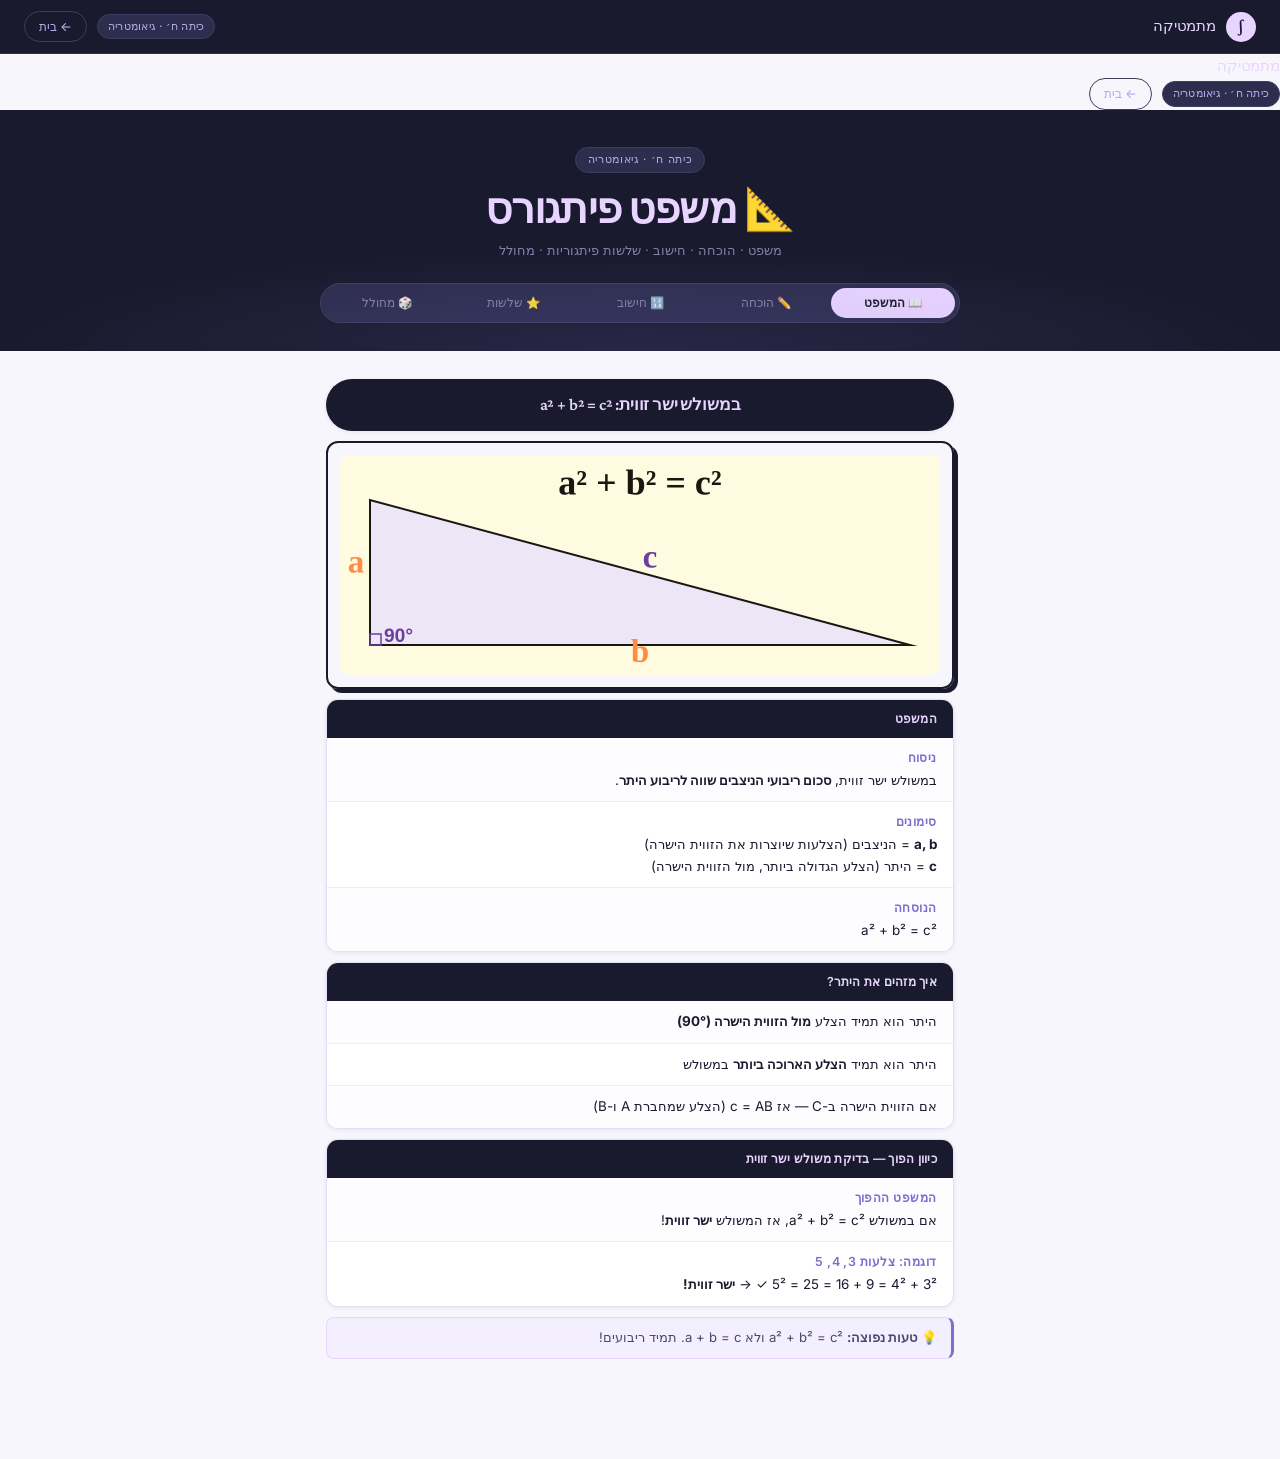
<file: pythagoras.html>
<!DOCTYPE html>
<html lang="he" dir="rtl">
<head>
<meta charset="UTF-8">
<meta name="viewport" content="width=device-width, initial-scale=1.0">
<title>משפט פיתגורס — כיתה ח׳</title>
<link rel="stylesheet" href="style.css">
<style>
.triangle-vis {
  width: 100%;
  background: var(--white);
  border: 2.5px solid var(--text);
  border-radius: var(--radius);
  padding: 12px;
  box-shadow: 4px 4px 0 var(--text);
}
canvas.tri { width: 100%; display: block; border-radius: 10px; }

.calc-wrap {
  width: 100%;
  background: var(--white);
  border: 2.5px solid var(--text);
  border-radius: var(--radius);
  overflow: hidden;
  box-shadow: 4px 4px 0 var(--text);
}
.calc-head {
  background: var(--text);
  color: var(--yellow);
  font-family: var(--font-display);
  font-weight: 900;
  font-size: 1rem;
  padding: 12px 18px;
}
.calc-body { padding: 16px; }

.input-row {
  display: flex;
  align-items: center;
  gap: 10px;
  margin-bottom: 10px;
  flex-wrap: wrap;
}
.input-row label {
  font-size: 0.88rem;
  font-weight: 800;
  min-width: 70px;
}
.math-input {
  border: 2px solid var(--text);
  border-radius: 10px;
  padding: 8px 12px;
  font-family: var(--font-body);
  font-size: 0.95rem;
  font-weight: 700;
  width: 90px;
  background: var(--yellow-pale);
  color: var(--text);
  text-align: center;
  box-shadow: 2px 2px 0 var(--text);
}
.math-input:focus { outline: none; border-color: var(--orange); box-shadow: 3px 3px 0 var(--orange); }
.unknown-select {
  border: 2px solid var(--text);
  border-radius: 10px;
  padding: 8px 12px;
  font-family: var(--font-body);
  font-size: 0.88rem;
  font-weight: 800;
  background: var(--yellow);
  cursor: pointer;
  box-shadow: 2px 2px 0 var(--text);
}
.calc-btn {
  width: 100%;
  padding: 12px;
  border: 2.5px solid var(--text);
  border-radius: var(--radius-pill);
  background: var(--orange);
  color: var(--text);
  font-family: var(--font-body);
  font-size: 0.95rem;
  font-weight: 900;
  cursor: pointer;
  box-shadow: 3px 3px 0 var(--text);
  transition: all 0.15s;
  margin-top: 4px;
}
.calc-btn:hover { transform: translate(-1px,-1px); box-shadow: 4px 4px 0 var(--text); }

.result-box {
  margin-top: 14px;
  background: var(--yellow-pale);
  border: 2.5px solid var(--text);
  border-radius: var(--radius);
  padding: 14px 16px;
  display: none;
  box-shadow: 3px 3px 0 var(--text);
}
.result-box.show { display: block; }
.result-val { font-family: var(--font-display); font-size: 1.4rem; font-weight: 900; color: var(--text); margin-bottom: 10px; }
.step-line { padding: 5px 10px; background: var(--white); border-radius: 8px; border: 1.5px solid var(--border); margin-bottom: 5px; font-size: 0.84rem; font-weight: 600; }

/* proof boxes */
.proof-box {
  width: 100%;
  background: var(--white);
  border: 2.5px solid var(--purple);
  border-radius: var(--radius);
  overflow: hidden;
  box-shadow: 4px 4px 0 var(--purple);
}
.proof-head {
  background: var(--purple);
  color: var(--white);
  font-family: var(--font-display);
  font-weight: 900;
  font-size: 0.95rem;
  padding: 10px 16px;
  display: flex;
  justify-content: space-between;
  align-items: center;
  cursor: pointer;
}
.proof-body {
  display: none;
  padding: 14px 16px;
  font-size: 0.86rem;
  font-weight: 600;
  line-height: 1.7;
  border-top: 1.5px solid var(--purple-border);
  background: var(--purple-light);
}
.proof-body.open { display: block; }
.proof-step {
  display: flex;
  gap: 10px;
  padding: 7px 10px;
  background: var(--white);
  border-radius: 8px;
  border: 1.5px solid var(--purple-border);
  margin-bottom: 5px;
  align-items: flex-start;
}
.proof-num {
  font-size: 0.72rem;
  font-weight: 900;
  color: var(--purple);
  min-width: 20px;
  margin-top: 2px;
  text-transform: uppercase;
}

/* triples grid */
.triples-grid {
  display: grid;
  grid-template-columns: repeat(3, 1fr);
  gap: 8px;
  width: 100%;
}
.triple-card {
  background: var(--white);
  border: 2px solid var(--text);
  border-radius: var(--radius-sm);
  padding: 10px;
  text-align: center;
  box-shadow: 3px 3px 0 var(--text);
  font-weight: 800;
  font-size: 0.85rem;
}
.triple-card .triple-nums {
  font-family: var(--font-display);
  font-size: 1rem;
  font-weight: 900;
  color: var(--orange);
  margin-bottom: 2px;
}

/* generator */
.gen-wrap {
  width: 100%;
  background: var(--white);
  border: 2.5px solid var(--text);
  border-radius: var(--radius);
  overflow: hidden;
  box-shadow: 4px 4px 0 var(--text);
}
.gen-header { background: var(--text); color: var(--yellow); padding: 12px 18px; font-family: var(--font-display); font-weight: 900; font-size: 1rem; }
.gen-body { padding: 16px; }
.diff-row { display: flex; gap: 8px; margin-bottom: 14px; }
.diff-btn { flex:1; padding:8px; border:2px solid var(--text); border-radius:var(--radius-pill); font-family:var(--font-body); font-size:0.8rem; font-weight:800; cursor:pointer; background:var(--white); color:var(--text); box-shadow:2px 2px 0 var(--text); transition:all 0.15s; }
.diff-btn.active { background:var(--yellow); transform:translate(-1px,-1px); box-shadow:3px 3px 0 var(--text); }
.gen-q { background:var(--yellow-pale); border:2px solid var(--text); border-radius:var(--radius-sm); padding:14px 16px; font-size:0.9rem; font-weight:700; line-height:1.6; margin-bottom:10px; display:none; }
.gen-q.show { display:block; }
.gen-ans { background:var(--green-light); border:2px solid var(--green); border-radius:var(--radius-sm); padding:12px 16px; font-size:0.85rem; font-weight:600; line-height:1.7; display:none; }
.gen-ans.show { display:block; }
.gen-btns { display:flex; gap:8px; }
.gen-go { flex:2; padding:11px; border:2.5px solid var(--text); border-radius:var(--radius-pill); background:var(--orange); color:var(--text); font-family:var(--font-body); font-size:0.9rem; font-weight:900; cursor:pointer; box-shadow:3px 3px 0 var(--text); transition:all 0.15s; }
.gen-go:hover { transform:translate(-1px,-1px); box-shadow:4px 4px 0 var(--text); }
.gen-show { flex:1; padding:11px; border:2.5px solid var(--text); border-radius:var(--radius-pill); background:var(--white); color:var(--text); font-family:var(--font-body); font-size:0.9rem; font-weight:800; cursor:pointer; box-shadow:3px 3px 0 var(--text); transition:all 0.15s; }
.gen-show:hover { transform:translate(-1px,-1px); }
</style>
</head>
<body>

<div class="topbar">
  <a href="index.html" class="topbar-logo">
    <div class="logo-mark">∫</div>
    <span class="logo-text">מתמטיקה</span>
  </a>
  <div style="display:flex;align-items:center;gap:10px;">
    <span class="topbar-badge">כיתה ח׳ · גיאומטריה</span>
    <a href="index.html" class="topbar-home">← בית</a>
  </div>
</div>
    <span class="logo-text">מתמטיקה</span>
  </a>
  <div style="display:flex;align-items:center;gap:10px;">
    <span class="topbar-badge">כיתה ח׳ · גיאומטריה</span>
    <a href="index.html" class="topbar-home">← בית</a>
  </div>
</div>

<div class="hero">
  <div class="hero-breadcrumb">כיתה ח׳ · גיאומטריה</div>
  <h1>📐 משפט פיתגורס</h1>
  <p class="hero-sub">משפט · הוכחה · חישוב · שלשות פיתגוריות · מחולל</p>
  <div class="main-nav">
    <button class="main-btn active" onclick="showPanel('theorem',this)">📖 המשפט</button>
    <button class="main-btn" onclick="showPanel('proof',this)">✏️ הוכחה</button>
    <button class="main-btn" onclick="showPanel('calc',this)">🔢 חישוב</button>
    <button class="main-btn" onclick="showPanel('triples',this)">⭐ שלשות</button>
    <button class="main-btn" onclick="showPanel('gen',this)">🎲 מחולל</button>
  </div>
</div>

<main>

<!-- ══════════ המשפט ══════════ -->
<div class="panel active" id="panel-theorem">

  <div class="node start">במשולש ישר זווית: a² + b² = c²</div>

  <div class="triangle-vis">
    <canvas class="tri" id="triCanvas" height="220"></canvas>
  </div>

  <div class="rule-box">
    <div class="rb-title">המשפט</div>
    <div class="rule-item">
      <span class="rname">ניסוח</span>
      במשולש ישר זווית, <strong>סכום ריבועי הניצבים שווה לריבוע היתר</strong>.
    </div>
    <div class="rule-item">
      <span class="rname">סימונים</span>
      <strong>a, b</strong> = הניצבים (הצלעות שיוצרות את הזווית הישרה)<br>
      <strong>c</strong> = היתר (הצלע הגדולה ביותר, מול הזווית הישרה)
    </div>
    <div class="rule-item">
      <span class="rname">הנוסחה</span>
      a² + b² = c²
    </div>
  </div>

  <div class="rule-box">
    <div class="rb-title">איך מזהים את היתר?</div>
    <div class="rule-item">היתר הוא תמיד הצלע <strong>מול הזווית הישרה (90°)</strong></div>
    <div class="rule-item">היתר הוא תמיד <strong>הצלע הארוכה ביותר</strong> במשולש</div>
    <div class="rule-item">אם הזווית הישרה ב-C — אז c = AB (הצלע שמחברת A ו-B)</div>
  </div>

  <div class="rule-box">
    <div class="rb-title">כיוון הפוך — בדיקת משולש ישר זווית</div>
    <div class="rule-item">
      <span class="rname">המשפט ההפוך</span>
      אם במשולש a² + b² = c², אז המשולש <strong>ישר זווית</strong>!
    </div>
    <div class="rule-item" style="background:var(--yellow-pale);">
      <span class="rname">דוגמה: צלעות 3, 4, 5</span>
      3² + 4² = 9 + 16 = 25 = 5² ✓ → <strong>ישר זווית!</strong>
    </div>
  </div>

  <div class="tip">💡 <strong>טעות נפוצה:</strong> a² + b² = c² ולא a + b = c. תמיד ריבועים!</div>
</div>

<!-- ══════════ הוכחה ══════════ -->
<div class="panel" id="panel-proof">
  <div class="section-title">הוכחת משפט פיתגורס</div>

  <div class="proof-box">
    <div class="proof-head" onclick="toggleProof(this)">
      <span>הוכחה 1 — שטח ריבוע חיצוני (הוכחה גיאומטרית)</span>
      <span>▼</span>
    </div>
    <div class="proof-body">
      <p style="margin-bottom:10px;"><strong>רעיון:</strong> נבנה ריבוע עם צלע (a+b). בתוכו נשים 4 משולשים זהים ישרי זווית.</p>
      <div class="proof-step"><div class="proof-num">נתון</div>משולש ישר זווית עם ניצבים a, b ויתר c</div>
      <div class="proof-step"><div class="proof-num">בנייה</div>בנה ריבוע גדול עם צלע (a+b). בפינות הריבוע — 4 משולשים זהים ישרי זווית</div>
      <div class="proof-step"><div class="proof-num">שטח</div>שטח הריבוע הגדול = (a+b)² = a² + 2ab + b²</div>
      <div class="proof-step"><div class="proof-num">ניתוח</div>שטח הריבוע הגדול = שטח 4 המשולשים + שטח הריבוע הפנימי (צלע c)<br>= 4·(½ab) + c² = 2ab + c²</div>
      <div class="proof-step"><div class="proof-num">שוויון</div>a² + 2ab + b² = 2ab + c²</div>
      <div class="proof-step" style="background:var(--yellow-pale);border-color:var(--purple);"><div class="proof-num">מסקנה</div><strong>a² + b² = c²</strong> ✓</div>
    </div>
  </div>

  <div class="proof-box" style="margin-top:4px;">
    <div class="proof-head" onclick="toggleProof(this)">
      <span>הוכחה 2 — שטחים (הוכחה אלגברית)</span>
      <span>▼</span>
    </div>
    <div class="proof-body">
      <p style="margin-bottom:10px;"><strong>רעיון:</strong> נשתמש בגובה מהזווית הישרה לשטח המשולש.</p>
      <div class="proof-step"><div class="proof-num">נתון</div>משולש ABC ישר זווית ב-C. נסמן: BC=a, AC=b, AB=c</div>
      <div class="proof-step"><div class="proof-num">גובה</div>נוריד גובה CH ל-AB. נסמן: AH=m, HB=n, CH=h</div>
      <div class="proof-step"><div class="proof-num">דמיון</div>משולש ACH דומה למשולש ABC → <span class="frac" style="display:inline-flex;flex-direction:column;align-items:center;vertical-align:middle;font-size:0.85em;"><span style="border-bottom:1.5px solid currentColor;padding:0 2px;">b</span><span style="padding:0 2px;">c</span></span> = <span class="frac" style="display:inline-flex;flex-direction:column;align-items:center;vertical-align:middle;font-size:0.85em;"><span style="border-bottom:1.5px solid currentColor;padding:0 2px;">m</span><span style="padding:0 2px;">b</span></span> → b² = mc</div>
      <div class="proof-step"><div class="proof-num">דמיון 2</div>משולש BCH דומה למשולש ABC → a² = nc</div>
      <div class="proof-step" style="background:var(--yellow-pale);border-color:var(--purple);"><div class="proof-num">סיכום</div>a² + b² = nc + mc = c(n+m) = c·c = <strong>c²</strong> ✓</div>
    </div>
  </div>

  <div class="proof-box" style="margin-top:4px;">
    <div class="proof-head" onclick="toggleProof(this)">
      <span>הוכחת ההפך — בדיקת ישר זווית</span>
      <span>▼</span>
    </div>
    <div class="proof-body">
      <p style="margin-bottom:10px;"><strong>טענה:</strong> אם a² + b² = c², אז המשולש ישר זווית.</p>
      <div class="proof-step"><div class="proof-num">נתון</div>משולש עם צלעות a, b, c כך ש-a² + b² = c²</div>
      <div class="proof-step"><div class="proof-num">בנייה</div>בנה משולש ישר זווית עם ניצבים a, b. יתרו הוא d, ולכן a² + b² = d²</div>
      <div class="proof-step"><div class="proof-num">השוואה</div>מהנתון: c² = a² + b² = d² → c = d</div>
      <div class="proof-step"><div class="proof-num">מסקנה</div>שני המשולשים קונגרואנטים (צ.צ.צ) → גם המשולש המקורי <strong>ישר זווית</strong> ✓</div>
    </div>
  </div>

  <div class="tip">💡 <strong>לבגרות:</strong> בהוכחה — כל טענה צריכה נימוק! "נתון", "הגדרה", "משפט שלמדנו". אל תדלג על שלבים.</div>
</div>

<!-- ══════════ חישוב ══════════ -->
<div class="panel" id="panel-calc">

  <div class="calc-wrap">
    <div class="calc-head">🔢 מחשבון פיתגורס</div>
    <div class="calc-body">
      <p style="font-size:0.82rem;font-weight:700;color:var(--text-muted);margin-bottom:12px;">הכנס שתי צלעות ידועות, בחר מה לחשב:</p>

      <div class="input-row">
        <label>ניצב a =</label>
        <input class="math-input" id="ca" type="number" min="0" step="0.1" placeholder="?">
      </div>
      <div class="input-row">
        <label>ניצב b =</label>
        <input class="math-input" id="cb" type="number" min="0" step="0.1" placeholder="?">
      </div>
      <div class="input-row">
        <label>יתר c =</label>
        <input class="math-input" id="cc" type="number" min="0" step="0.1" placeholder="?">
      </div>
      <div class="input-row">
        <label>מצא:</label>
        <select class="unknown-select" id="cunknown">
          <option value="c">יתר c</option>
          <option value="a">ניצב a</option>
          <option value="b">ניצב b</option>
          <option value="check">בדוק ישר זווית</option>
        </select>
      </div>
      <button class="calc-btn" onclick="calcPyth()">✨ חשב</button>
      <div class="result-box" id="res-pyth"></div>
    </div>
  </div>

  <div class="section-title">דוגמאות פתורות</div>

  <div class="ex-card">
    <div class="ex-header" onclick="toggleEx(this)">
      <span>🟢 חישוב יתר — a=3, b=4</span>
      <span class="ex-toggle">▼</span>
    </div>
    <div class="ex-body">
      <div class="sol-step"><div class="s-num">נוסחה</div>a² + b² = c²</div>
      <div class="sol-step"><div class="s-num">הצב</div>3² + 4² = c² → 9 + 16 = c² → 25 = c²</div>
      <div class="sol-step"><div class="s-num">פתרון</div>c = √25 = <strong>5</strong></div>
    </div>
  </div>

  <div class="ex-card">
    <div class="ex-header" onclick="toggleEx(this)">
      <span>🟢 חישוב ניצב — a=?, b=12, c=13</span>
      <span class="ex-toggle">▼</span>
    </div>
    <div class="ex-body">
      <div class="sol-step"><div class="s-num">נוסחה</div>a² + b² = c²</div>
      <div class="sol-step"><div class="s-num">הצב</div>a² + 144 = 169</div>
      <div class="sol-step"><div class="s-num">פתרון</div>a² = 169 − 144 = 25 → a = <strong>5</strong></div>
    </div>
  </div>

  <div class="ex-card">
    <div class="ex-header" onclick="toggleEx(this)">
      <span>🟠 בעיית מילים — סולם על קיר (בינוני)</span>
      <span class="ex-toggle">▼</span>
    </div>
    <div class="ex-body">
      <strong>שאלה:</strong> סולם באורך 10 מטר נשען על קיר. תחתית הסולם רחוקה 6 מ׳ מהקיר. באיזה גובה הסולם נוגע בקיר?
      <br><br>
      <div class="sol-step"><div class="s-num">ציור</div>משולש ישר זווית: ניצב = גובה (h), ניצב = 6, יתר = 10</div>
      <div class="sol-step"><div class="s-num">פיתגורס</div>h² + 6² = 10² → h² + 36 = 100</div>
      <div class="sol-step"><div class="s-num">פתרון</div>h² = 64 → h = <strong>8 מ׳</strong></div>
    </div>
  </div>

  <div class="ex-card">
    <div class="ex-header" onclick="toggleEx(this)">
      <span>🔴 אלכסון מלבן + בדיקת ישר זווית (קשה)</span>
      <span class="ex-toggle">▼</span>
    </div>
    <div class="ex-body">
      <strong>שאלה:</strong> מלבן עם אורך 8 ורוחב 6. א. מצא אלכסון. ב. האם משולש עם צלעות 7, 24, 25 ישר זווית?
      <br><br>
      <div class="sol-step"><div class="s-num">א — אלכסון</div>d² = 8² + 6² = 64 + 36 = 100 → d = <strong>10</strong></div>
      <div class="sol-step"><div class="s-num">ב — בדיקה</div>7² + 24² = 49 + 576 = 625 = 25² ✓ → <strong>כן, ישר זווית!</strong></div>
    </div>
  </div>
</div>

<!-- ══════════ שלשות ══════════ -->
<div class="panel" id="panel-triples">
  <div class="section-title">שלשות פיתגוריות — מספרים שלמים!</div>

  <div class="node warn">⚠️ שלשה פיתגורית = שלוש מספרים שלמים שמקיימים a² + b² = c²<br>שווה לזכור אותן — חוסכים הרבה חישוב!</div>

  <div class="triples-grid">
    <div class="triple-card" style="border-color:var(--orange);box-shadow:3px 3px 0 var(--orange);">
      <div class="triple-nums">3, 4, 5</div>
      <div style="font-size:0.72rem;color:var(--text-muted);">9+16=25 ✓</div>
    </div>
    <div class="triple-card" style="border-color:var(--purple);box-shadow:3px 3px 0 var(--purple);">
      <div class="triple-nums">5, 12, 13</div>
      <div style="font-size:0.72rem;color:var(--text-muted);">25+144=169 ✓</div>
    </div>
    <div class="triple-card" style="border-color:var(--green);box-shadow:3px 3px 0 var(--green);">
      <div class="triple-nums">8, 15, 17</div>
      <div style="font-size:0.72rem;color:var(--text-muted);">64+225=289 ✓</div>
    </div>
    <div class="triple-card" style="border-color:var(--blue);box-shadow:3px 3px 0 var(--blue);">
      <div class="triple-nums">7, 24, 25</div>
      <div style="font-size:0.72rem;color:var(--text-muted);">49+576=625 ✓</div>
    </div>
    <div class="triple-card" style="border-color:var(--orange);box-shadow:3px 3px 0 var(--orange);">
      <div class="triple-nums">6, 8, 10</div>
      <div style="font-size:0.72rem;color:var(--text-muted);">3,4,5 × 2</div>
    </div>
    <div class="triple-card" style="border-color:var(--purple);box-shadow:3px 3px 0 var(--purple);">
      <div class="triple-nums">9, 12, 15</div>
      <div style="font-size:0.72rem;color:var(--text-muted);">3,4,5 × 3</div>
    </div>
  </div>

  <div class="rule-box">
    <div class="rb-title">כפולות של שלשות</div>
    <div class="rule-item">
      <span class="rname">עיקרון</span>
      אם (a,b,c) שלשה פיתגורית — אז גם (ka, kb, kc) לכל k חיובי!
    </div>
    <div class="rule-item" style="background:var(--yellow-pale);">
      <span class="rname">דוגמה</span>
      (3,4,5) → (6,8,10) → (9,12,15) → (12,16,20)...
    </div>
  </div>

  <div class="rule-box">
    <div class="rb-title">משולשים מיוחדים</div>
    <div class="rule-item">
      <span class="rname">משולש שווה-שוקיים ישר זווית (45°-45°-90°)</span>
      a = b → c = a√2<br>
      דוגמה: a=1, b=1, c=√2
    </div>
    <div class="rule-item">
      <span class="rname">משולש 30°-60°-90°</span>
      אם הצלע הקטנה = a → הצלע האמצעית = a√3, היתר = 2a
    </div>
  </div>

  <div class="tip">💡 <strong>טיפ לבחינה:</strong> כשמקבלים מספרים כמו 3,4,? או 5,12,? — מיד בדוק אם זו שלשה פיתגורית מוכרת!</div>
</div>

<!-- ══════════ מחולל ══════════ -->
<div class="panel" id="panel-gen">
  <div class="gen-wrap">
    <div class="gen-header">🎲 מחולל שאלות — פיתגורס</div>
    <div class="gen-body">
      <div class="diff-row">
        <button class="diff-btn active" id="d-easy" onclick="setDiff('easy',this)">🟢 קל</button>
        <button class="diff-btn" id="d-med" onclick="setDiff('med',this)">🟠 בינוני</button>
        <button class="diff-btn" id="d-hard" onclick="setDiff('hard',this)">🔴 קשה</button>
      </div>
      <div class="gen-btns" style="margin-bottom:10px;">
        <button class="gen-go" onclick="generateQ()">🎲 שאלה חדשה</button>
        <button class="gen-show" onclick="showAns()">👁 פתרון</button>
      </div>
      <div class="gen-q" id="gen-q"></div>
      <div class="gen-ans" id="gen-ans"></div>
    </div>
  </div>
</div>

</main>

<script>
// ── panel switching ──
function showPanel(type,btn){
  document.querySelectorAll('.panel').forEach(p=>p.classList.remove('active'));
  document.querySelectorAll('.main-btn').forEach(b=>b.classList.remove('active'));
  document.getElementById('panel-'+type).classList.add('active');
  btn.classList.add('active');
  window.scrollTo({top:0,behavior:'smooth'});
}
function toggleEx(h){ const b=h.nextElementSibling,t=h.querySelector('.ex-toggle'); b.classList.toggle('open');t.classList.toggle('open'); }
function toggleProof(h){ const b=h.nextElementSibling; b.classList.toggle('open'); h.querySelector('span:last-child').textContent=b.classList.contains('open')?'▲':'▼'; }

// ── triangle canvas ──
window.addEventListener('load',()=>{
  const c=document.getElementById('triCanvas');
  if(!c) return;
  c.width=c.offsetWidth*2; c.height=440;
  const W=c.width,H=c.height,ctx=c.getContext('2d');
  ctx.fillStyle='#FFFBE0'; ctx.fillRect(0,0,W,H);
  const pad=60, bx=pad, by=H-pad, tx=pad, ty=pad+30, rx=W-pad, ry=H-pad;
  // triangle
  ctx.beginPath(); ctx.moveTo(bx,by); ctx.lineTo(tx,ty); ctx.lineTo(rx,ry); ctx.closePath();
  ctx.fillStyle='#EDE6F7'; ctx.fill();
  ctx.strokeStyle='#1A1612'; ctx.lineWidth=4; ctx.stroke();
  // right angle mark
  const sz=22;
  ctx.strokeStyle='#6B3FA0'; ctx.lineWidth=3;
  ctx.strokeRect(bx,by-sz,sz,sz);
  // labels
  ctx.font=`bold ${W*0.055}px Fraunces,serif`;
  ctx.fillStyle='#FF8C42'; ctx.textAlign='center';
  // a (left side)
  ctx.fillText('a',(bx+tx)/2-28,(by+ty)/2);
  // b (bottom)
  ctx.fillText('b',(bx+rx)/2,(by)+34);
  // c (hypotenuse)
  ctx.fillStyle='#6B3FA0';
  ctx.fillText('c',(tx+rx)/2+20,(ty+ry)/2-10);
  // formula
  ctx.fillStyle='#1A1612'; ctx.font=`bold ${W*0.06}px Fraunces,serif`;
  ctx.fillText('a² + b² = c²', W/2, H*0.18);
  // right angle label
  ctx.font=`bold ${W*0.032}px Nunito,sans-serif`;
  ctx.fillStyle='#6B3FA0'; ctx.textAlign='left';
  ctx.fillText('90°',bx+sz+6,by-6);
});

// ── calculator ──
function fmt(n){ return Math.round(n*100)/100; }
function calcPyth(){
  const a=parseFloat(document.getElementById('ca').value);
  const b=parseFloat(document.getElementById('cb').value);
  const c=parseFloat(document.getElementById('cc').value);
  const u=document.getElementById('cunknown').value;
  const res=document.getElementById('res-pyth');
  res.classList.add('show');

  if(u==='c'){
    if(isNaN(a)||isNaN(b)){res.innerHTML='<div style="color:var(--red);font-weight:800;">⚠️ הכנס a ו-b</div>';return;}
    const cv=Math.sqrt(a*a+b*b);
    res.innerHTML=`<div class="result-val">c = ${fmt(cv)}</div>
      <div class="step-line">c² = ${a}² + ${b}² = ${a*a} + ${b*b} = ${a*a+b*b}</div>
      <div class="step-line">c = √${a*a+b*b} = <strong>${fmt(cv)}</strong></div>`;
  } else if(u==='a'){
    if(isNaN(b)||isNaN(c)){res.innerHTML='<div style="color:var(--red);font-weight:800;">⚠️ הכנס b ו-c</div>';return;}
    if(c<=b){res.innerHTML='<div style="color:var(--red);font-weight:800;">⚠️ היתר חייב להיות גדול מהניצב!</div>';return;}
    const av=Math.sqrt(c*c-b*b);
    res.innerHTML=`<div class="result-val">a = ${fmt(av)}</div>
      <div class="step-line">a² = c² − b² = ${c}² − ${b}² = ${c*c} − ${b*b} = ${c*c-b*b}</div>
      <div class="step-line">a = √${c*c-b*b} = <strong>${fmt(av)}</strong></div>`;
  } else if(u==='b'){
    if(isNaN(a)||isNaN(c)){res.innerHTML='<div style="color:var(--red);font-weight:800;">⚠️ הכנס a ו-c</div>';return;}
    if(c<=a){res.innerHTML='<div style="color:var(--red);font-weight:800;">⚠️ היתר חייב להיות גדול מהניצב!</div>';return;}
    const bv=Math.sqrt(c*c-a*a);
    res.innerHTML=`<div class="result-val">b = ${fmt(bv)}</div>
      <div class="step-line">b² = c² − a² = ${c}² − ${a}² = ${c*c} − ${a*a} = ${c*c-a*a}</div>
      <div class="step-line">b = √${c*c-a*a} = <strong>${fmt(bv)}</strong></div>`;
  } else {
    if(isNaN(a)||isNaN(b)||isNaN(c)){res.innerHTML='<div style="color:var(--red);font-weight:800;">⚠️ הכנס את שלוש הצלעות</div>';return;}
    const sides=[a,b,c].sort((x,y)=>x-y);
    const isRight=Math.abs(sides[0]*sides[0]+sides[1]*sides[1]-sides[2]*sides[2])<0.01;
    res.innerHTML=`<div class="result-val">${isRight?'✅ כן! ישר זווית':'❌ לא ישר זווית'}</div>
      <div class="step-line">${sides[0]}² + ${sides[1]}² = ${fmt(sides[0]**2)} + ${fmt(sides[1]**2)} = ${fmt(sides[0]**2+sides[1]**2)}</div>
      <div class="step-line">${sides[2]}² = ${fmt(sides[2]**2)}</div>
      <div class="step-line">${fmt(sides[0]**2+sides[1]**2)} ${isRight?'=':'≠'} ${fmt(sides[2]**2)} → ${isRight?'<strong>ישר זווית ✓</strong>':'<strong>לא ישר זווית ✗</strong>'}</div>`;
  }
}

// ── generator ──
let genDiff='easy', currentQ=null;
function setDiff(d,btn){ genDiff=d; document.querySelectorAll('.diff-btn').forEach(b=>b.classList.remove('active')); btn.classList.add('active'); }
function rnd(a,b){ return Math.floor(Math.random()*(b-a+1))+a; }

const TRIPLES=[[3,4,5],[5,12,13],[8,15,17],[7,24,25],[9,40,41]];

function generateQ(){
  document.getElementById('gen-ans').classList.remove('show');
  const q=document.getElementById('gen-q');
  q.classList.add('show');

  const triple=TRIPLES[rnd(0,TRIPLES.length-1)];
  const k=genDiff==='easy'?1:genDiff==='med'?rnd(2,3):rnd(1,4);
  const [a,b,c]=[triple[0]*k,triple[1]*k,triple[2]*k];

  if(genDiff==='easy'){
    const type=rnd(0,1);
    if(type===0){
      currentQ={type:'find-c',a,b,c};
      q.innerHTML=`<strong>מצא את היתר:</strong><br>משולש ישר זווית עם ניצבים ${a} ו-${b}.<br>מה אורך היתר?`;
    } else {
      currentQ={type:'find-a',a,b,c};
      q.innerHTML=`<strong>מצא את הניצב:</strong><br>משולש ישר זווית עם ניצב ${b} ויתר ${c}.<br>מה אורך הניצב השני?`;
    }
  } else if(genDiff==='med'){
    const type=rnd(0,2);
    if(type===0){
      currentQ={type:'ladder',a,b:b,c};
      q.innerHTML=`<strong>🪜 שאלת סולם:</strong><br>סולם באורך ${c} מ׳ נשען על קיר אנכי. תחתית הסולם רחוקה ${a} מ׳ מהקיר.<br>באיזה גובה הסולם נוגע בקיר?`;
    } else if(type===1){
      currentQ={type:'diagonal',a:a,b:b,c};
      q.innerHTML=`<strong>📐 אלכסון מלבן:</strong><br>מלבן עם אורך ${a} ורוחב ${b}.<br>מה אורך האלכסון שלו?`;
    } else {
      const sides=[a,b,c].sort(()=>Math.random()-0.5);
      currentQ={type:'check',a:sides[0],b:sides[1],c:sides[2],isRight:true};
      q.innerHTML=`<strong>בדיקת ישר זווית:</strong><br>האם משולש עם צלעות ${sides[0]}, ${sides[1]}, ${sides[2]} הוא ישר זווית?<br>נמק את תשובתך.`;
    }
  } else {
    const type=rnd(0,1);
    const fakeTriple=[rnd(3,10),rnd(3,10),rnd(5,15)];
    if(type===0){
      currentQ={type:'word',a,b,c};
      q.innerHTML=`<strong>🏠 בעיית מילים:</strong><br>בשדה מלבני באורך ${a} מ׳ ורוחב ${b} מ׳ רוצים להניח גדר באלכסון.<br>א. מה אורך הגדר?<br>ב. כמה יעלה הגדר אם מטר עולה 45 ₪?`;
    } else {
      const notRight=fakeTriple[0]**2+fakeTriple[1]**2!==fakeTriple[2]**2;
      currentQ={type:'check',a:fakeTriple[0],b:fakeTriple[1],c:fakeTriple[2],isRight:false};
      q.innerHTML=`<strong>בדיקת ישר זווית:</strong><br>האם משולש עם צלעות ${fakeTriple[0]}, ${fakeTriple[1]}, ${fakeTriple[2]} הוא ישר זווית?<br>נמק!`;
    }
  }
}

function showAns(){
  if(!currentQ){generateQ();return;}
  const a=document.getElementById('gen-ans');
  a.classList.add('show');
  const q=currentQ;
  let html='';

  if(q.type==='find-c'){
    html=`<strong>פתרון:</strong><br>
      c² = ${q.a}² + ${q.b}² = ${q.a**2} + ${q.b**2} = ${q.a**2+q.b**2}<br>
      c = √${q.a**2+q.b**2} = <strong>${q.c}</strong>`;
  } else if(q.type==='find-a'){
    html=`<strong>פתרון:</strong><br>
      a² = c² − b² = ${q.c**2} − ${q.b**2} = ${q.c**2-q.b**2}<br>
      a = √${q.c**2-q.b**2} = <strong>${q.a}</strong>`;
  } else if(q.type==='ladder'||q.type==='diagonal'){
    html=`<strong>פתרון:</strong><br>
      c² = ${q.a}² + ${q.b}² = ${q.a**2+q.b**2}<br>
      c = <strong>${q.c} מ׳</strong>`;
  } else if(q.type==='check'){
    const sides=[q.a,q.b,q.c].sort((a,b)=>a-b);
    const sum=sides[0]**2+sides[1]**2;
    const hyp=sides[2]**2;
    const is=Math.abs(sum-hyp)<1;
    html=`<strong>פתרון:</strong><br>
      ${sides[0]}² + ${sides[1]}² = ${sum}<br>
      ${sides[2]}² = ${hyp}<br>
      ${sum} ${is?'=':'≠'} ${hyp} → <strong>${is?'כן! ישר זווית ✓':'לא ישר זווית ✗'}</strong>`;
  } else if(q.type==='word'){
    const d=fmt(Math.sqrt(q.a**2+q.b**2));
    html=`<strong>פתרון:</strong><br>
      א. d² = ${q.a}² + ${q.b}² = ${q.a**2+q.b**2} → d = <strong>${d} מ׳</strong><br>
      ב. ${d} × 45 = <strong>${fmt(parseFloat(d)*45)} ₪</strong>`;
  }
  a.innerHTML=html;
}
</script>
</body>
</html>
</file>
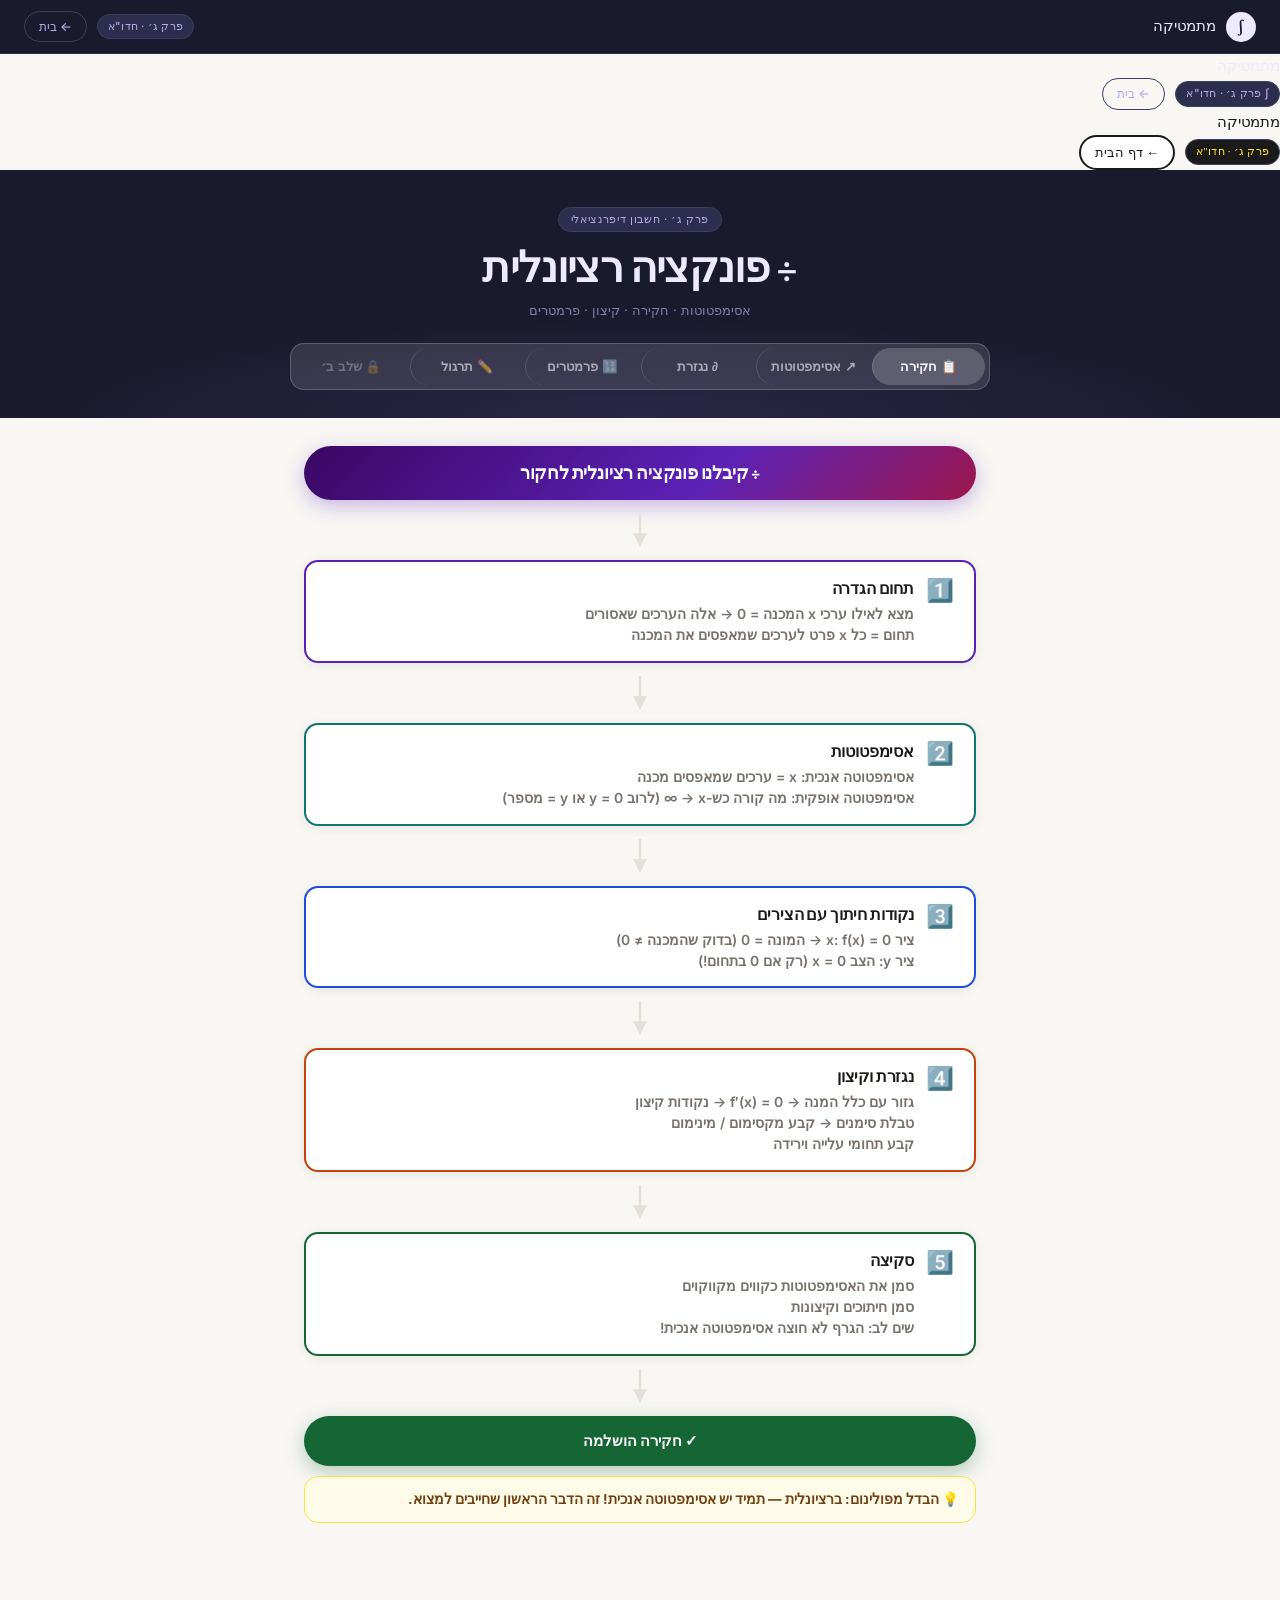
<file: rational.html>
<!DOCTYPE html>
<html lang="he" dir="rtl">
<head>
<meta charset="UTF-8">
<meta name="viewport" content="width=device-width, initial-scale=1.0">
<title>פונקציה רציונלית — מתמטיקה 4 יח"ל</title>
<link rel="stylesheet" href="style.css">
<style>
:root{
  --yellow:#FFE135;--yellow-pale:#FFFBE0;--yellow-dark:#F5C800;
  --ink:#1A1A1A;--ink-soft:#4B4B4B;--bg:#FFFDF0;
}
:root{
  --purple:#5b21b6;--purple-light:#ede9fe;--purple-border:#c4b5fd;
  --green:#166534;--green-light:#dcfce7;--green-border:#bbf7d0;
  --blue:#1d4ed8;--blue-light:#eff6ff;--blue-border:#bfdbfe;
  --orange:#c2410c;--orange-light:#fff7ed;
  --red:#b91c1c;--red-light:#fee2e2;
  --teal:#0f766e;--teal-light:#ccfbf1;
  --gray:#78716c;--shadow:0 2px 12px rgba(0,0,0,0.08);
  --bg:#f8f7f4;--white:#fff;--border:#e4e0d8;--text:#1c1917;
}
.main-nav{display:flex;justify-content:center;max-width:700px;margin:22px auto 0;background:rgba(255,255,255,0.12);border:1.5px solid rgba(255,255,255,0.2);border-radius:14px;overflow:hidden;}
.main-btn{flex:1;padding:11px 4px;border:none;background:transparent;font-family:'Nunito',sans-serif;font-size:0.8rem;font-weight:800;cursor:pointer;color:rgba(255,255,255,0.6);transition:all 0.2s;border-left:1px solid rgba(255,255,255,0.15);}
.main-btn:last-child{border-left:none;}
.main-btn.active{background:rgba(255,255,255,0.2);color:#fff;}
.main-btn:hover:not(.active){background:rgba(255,255,255,0.12);color:rgba(255,255,255,0.9);}
.main-btn:disabled{color:rgba(255,255,255,0.25);cursor:default;}
main{max-width:700px;margin:0 auto;padding:28px 14px 90px;}
.panel{display:none;}.panel.active{display:flex;flex-direction:column;align-items:center;gap:10px;}
.section-title{width:100%;font-family:'Fredoka One',cursive;font-size:1.1rem;font-weight:700;color:var(--purple);padding:14px 0 8px;border-bottom:2px solid var(--purple-border);margin-bottom:4px;}
.node{width:100%;border-radius:14px;padding:15px 20px;font-size:0.95rem;font-weight:700;line-height:1.5;border:1.5px solid var(--border);background:var(--white);box-shadow:var(--shadow);}
.node.start{background:linear-gradient(135deg,#3b0764,#5b21b6 60%,#9d174d);color:#fff;text-align:center;font-size:1.1rem;font-weight:900;border-radius:50px;padding:14px 36px;box-shadow:0 6px 20px rgba(91,33,182,.3);border:none;}
.node.end{background:var(--green);color:#fff;text-align:center;border-radius:50px;padding:14px 36px;box-shadow:0 6px 20px rgba(22,101,52,.3);border:none;}
.node.step{border:2px solid;display:flex;align-items:flex-start;gap:12px;}
.node.step .num{font-size:1.4rem;min-width:28px;line-height:1;margin-top:2px;}
.node.step .content .title{font-size:1rem;font-weight:800;margin-bottom:3px;}
.node.step .content .detail{font-size:0.87rem;font-weight:600;color:var(--gray);line-height:1.5;}
.node.formula{background:var(--purple-light);border:2px solid var(--purple-border);text-align:center;font-size:1.05rem;padding:18px;}
.node.warn{background:#fefce8;border:2px solid #fde047;color:#713f12;}
.node.purple{border-color:var(--purple);}.node.purple .num{color:var(--purple);}
.node.teal{border-color:var(--teal);}.node.teal .num{color:var(--teal);}
.node.green{border-color:var(--green);}.node.green .num{color:var(--green);}
.node.orange{border-color:var(--orange);}.node.orange .num{color:var(--orange);}
.node.blue{border-color:var(--blue);}.node.blue .num{color:var(--blue);}
.node.red{border-color:var(--red);}.node.red .num{color:var(--red);}
.arrow{display:flex;justify-content:center;padding:3px 0;}
.tip{width:100%;background:#fefce8;border:1.5px solid #fde047;border-radius:14px;padding:12px 16px;font-size:0.85rem;font-weight:700;color:#713f12;line-height:1.5;}
.rule-box{width:100%;border-radius:14px;overflow:hidden;box-shadow:var(--shadow);border:1.5px solid var(--border);}
.rb-title{padding:10px 16px;font-size:0.88rem;font-weight:800;background:var(--purple-light);color:var(--purple);border-bottom:1px solid var(--purple-border);}
.rule-item{padding:10px 16px;font-size:0.87rem;font-weight:600;border-bottom:1px solid var(--border);background:var(--white);line-height:1.5;}
.rule-item:last-child{border-bottom:none;}
.rname{font-weight:800;display:block;margin-bottom:2px;color:var(--purple);}
.frac{display:inline-flex;flex-direction:column;align-items:center;vertical-align:middle;margin:0 3px;font-size:0.9em;}
.frac .num{border-bottom:1.5px solid currentColor;padding:0 3px;line-height:1.3;}
.frac .den{padding:0 3px;line-height:1.3;}
.ex-card{background:var(--white);border-radius:14px;border:1.5px solid var(--border);overflow:hidden;box-shadow:var(--shadow);width:100%;}
.ex-header{padding:13px 16px;cursor:pointer;display:flex;justify-content:space-between;align-items:center;font-weight:800;font-size:0.9rem;}
.ex-toggle{font-size:0.75rem;color:var(--gray);transition:transform 0.2s;}
.ex-toggle.open{transform:rotate(180deg);}
.ex-body{display:none;padding:14px 16px;border-top:1px solid var(--border);background:#f8f7f4;font-size:0.87rem;font-weight:600;line-height:1.7;}
.ex-body.open{display:block;}
.sol-step{padding:8px 12px;border-radius:10px;border:1.5px solid var(--border);background:var(--white);margin-bottom:6px;}
.sol-step .s-num{font-size:0.75rem;font-weight:800;color:var(--purple);margin-bottom:2px;}
/* asymptote diagram */
.asym-box{width:100%;background:var(--white);border:1.5px solid var(--border);border-radius:14px;padding:16px;box-shadow:var(--shadow);}
canvas.asym{width:100%;height:200px;display:block;}
</style>
</head>
<body>

<div class="topbar">
  <a href="index.html" class="topbar-logo">
    <div class="logo-mark">∫</div>
    <span class="logo-text">מתמטיקה</span>
  </a>
  <div style="display:flex;align-items:center;gap:10px;">
    <span class="topbar-badge">פרק ג׳ · חדו"א</span>
    <a href="index.html" class="topbar-home">← בית</a>
  </div>
</div>
    <span class="logo-text">מתמטיקה</span>
  </a>
  <div style="display:flex;align-items:center;gap:10px;">
    <span class="topbar-badge">∫ פרק ג׳ · חדו"א</span>
    <a href="index.html" class="topbar-home">← בית</a>
  </div>
</div>
    <span class="logo-text" style="color:var(--ink,#1a1a1a);font-family:'Fredoka One',cursive;">מתמטיקה</span>
  </a>
  <div style="display:flex;align-items:center;gap:10px;">
    <span class="topbar-badge" style="background:var(--ink,#1a1a1a);color:var(--yellow,#FFE135);font-family:'Fredoka One',cursive;">פרק ג׳ · חדו"א</span>
    <a href="index.html" class="topbar-home" style="border:2.5px solid var(--ink,#1a1a1a);color:var(--ink,#1a1a1a);font-family:'Fredoka One',cursive;background:#fff;border-radius:999px;padding:5px 14px;text-decoration:none;font-size:0.82rem;">← דף הבית</a>
  </div>
</div>

<div class="hero">
  <div class="hero-breadcrumb">פרק ג׳ · חשבון דיפרנציאלי</div>
  <h1>÷ פונקציה רציונלית</h1>
  <p class="hero-sub">אסימפטוטות · חקירה · קיצון · פרמטרים</p>
  <div class="main-nav">
    <button class="main-btn active" onclick="showPanel('flow',this)">📋 חקירה</button>
    <button class="main-btn" onclick="showPanel('asymptotes',this)">↗ אסימפטוטות</button>
    <button class="main-btn" onclick="showPanel('deriv',this)">∂ נגזרת</button>
    <button class="main-btn" onclick="showPanel('param',this)">🔢 פרמטרים</button>
    <button class="main-btn" onclick="showPanel('practice',this)">✏️ תרגול</button>
    <button class="main-btn" style="color:rgba(255,255,255,0.3);cursor:default;" disabled>🔒 שלב ב׳</button>
  </div>
</div>

<main>

<!-- ══════════ חקירה ══════════ -->
<div class="panel active" id="panel-flow">
  <div class="node start">÷ קיבלנו פונקציה רציונלית לחקור</div>
  <div class="arrow"><svg width="24" height="34" viewBox="0 0 24 34"><line x1="12" y1="0" x2="12" y2="26" stroke="#aaa" stroke-width="2.5"/><polygon points="12,34 5,20 19,20" fill="#aaa"/></svg></div>

  <div class="node step purple">
    <div class="num">1️⃣</div>
    <div class="content">
      <div class="title">תחום הגדרה</div>
      <div class="detail">מצא לאילו ערכי x המכנה = 0 → אלה הערכים שאסורים<br>
      תחום = כל x <strong>פרט</strong> לערכים שמאפסים את המכנה</div>
    </div>
  </div>
  <div class="arrow"><svg width="24" height="34" viewBox="0 0 24 34"><line x1="12" y1="0" x2="12" y2="26" stroke="#aaa" stroke-width="2.5"/><polygon points="12,34 5,20 19,20" fill="#aaa"/></svg></div>

  <div class="node step teal">
    <div class="num">2️⃣</div>
    <div class="content">
      <div class="title">אסימפטוטות</div>
      <div class="detail">
        אסימפטוטה אנכית: x = ערכים שמאפסים מכנה<br>
        אסימפטוטה אופקית: מה קורה כש-x → ∞ (לרוב y = 0 או y = מספר)
      </div>
    </div>
  </div>
  <div class="arrow"><svg width="24" height="34" viewBox="0 0 24 34"><line x1="12" y1="0" x2="12" y2="26" stroke="#aaa" stroke-width="2.5"/><polygon points="12,34 5,20 19,20" fill="#aaa"/></svg></div>

  <div class="node step blue">
    <div class="num">3️⃣</div>
    <div class="content">
      <div class="title">נקודות חיתוך עם הצירים</div>
      <div class="detail">
        ציר x: f(x) = 0 → המונה = 0 (בדוק שהמכנה ≠ 0)<br>
        ציר y: הצב x = 0 (רק אם 0 בתחום!)
      </div>
    </div>
  </div>
  <div class="arrow"><svg width="24" height="34" viewBox="0 0 24 34"><line x1="12" y1="0" x2="12" y2="26" stroke="#aaa" stroke-width="2.5"/><polygon points="12,34 5,20 19,20" fill="#aaa"/></svg></div>

  <div class="node step orange">
    <div class="num">4️⃣</div>
    <div class="content">
      <div class="title">נגזרת וקיצון</div>
      <div class="detail">
        גזור עם כלל המנה → f′(x) = 0 → נקודות קיצון<br>
        טבלת סימנים → קבע מקסימום / מינימום<br>
        קבע תחומי עלייה וירידה
      </div>
    </div>
  </div>
  <div class="arrow"><svg width="24" height="34" viewBox="0 0 24 34"><line x1="12" y1="0" x2="12" y2="26" stroke="#aaa" stroke-width="2.5"/><polygon points="12,34 5,20 19,20" fill="#aaa"/></svg></div>

  <div class="node step green">
    <div class="num">5️⃣</div>
    <div class="content">
      <div class="title">סקיצה</div>
      <div class="detail">
        סמן את האסימפטוטות כקווים מקווקוים<br>
        סמן חיתוכים וקיצונות<br>
        שים לב: הגרף לא חוצה אסימפטוטה אנכית!
      </div>
    </div>
  </div>
  <div class="arrow"><svg width="24" height="34" viewBox="0 0 24 34"><line x1="12" y1="0" x2="12" y2="26" stroke="#aaa" stroke-width="2.5"/><polygon points="12,34 5,20 19,20" fill="#aaa"/></svg></div>
  <div class="node end">✓ חקירה הושלמה</div>

  <div class="tip">💡 <strong>הבדל מפולינום:</strong> ברציונלית — תמיד יש אסימפטוטה אנכית! זה הדבר הראשון שחייבים למצוא.</div>
</div>

<!-- ══════════ אסימפטוטות ══════════ -->
<div class="panel" id="panel-asymptotes">
  <div class="section-title">אסימפטוטות — מה זה ואיך מוצאים</div>

  <div class="asym-box">
    <canvas class="asym" id="asymCanvas"></canvas>
  </div>

  <div class="rule-box">
    <div class="rb-title">אסימפטוטה אנכית (מאונכת לציר x)</div>
    <div class="rule-item"><span class="rname">מה זה?</span>קו אנכי שהגרף מתקרב אליו אך לעולם לא מגיע</div>
    <div class="rule-item"><span class="rname">איך מוצאים?</span>פתור: מכנה = 0 → התשובה היא x = ...</div>
    <div class="rule-item"><span class="rname">דוגמה: f(x) = <span class="frac"><span class="num">3</span><span class="den">x−5</span></span></span>x − 5 = 0 → x = 5 → אסימפטוטה: x = 5</div>
  </div>

  <div class="rule-box">
    <div class="rb-title">אסימפטוטה אופקית (מקבילה לציר x)</div>
    <div class="rule-item"><span class="rname">מה זה?</span>קו אופקי שהגרף מתקרב אליו כש-x גדל מאוד</div>
    <div class="rule-item"><span class="rname">כשהמונה קבוע (למשל a/(x−b))</span>כש-x → ∞, המחיר המונה קטן → f → 0 → y = 0</div>
    <div class="rule-item"><span class="rname">כשהמונה ומכנה אותה דרגה</span>האסימפטוטה האופקית = מקדם מוביל של מונה ÷ מקדם מוביל של מכנה</div>
    <div class="rule-item"><span class="rname">דוגמה: f(x) = <span class="frac"><span class="num">2x+1</span><span class="den">x−3</span></span></span>שניהם דרגה 1 → אסימפטוטה: y = 2/1 = 2</div>
  </div>

  <div class="rule-box">
    <div class="rb-title">טיפוסי פונקציות רציונליות בבגרות</div>
    <div class="rule-item"><span class="rname">f(x) = <span class="frac"><span class="num">a</span><span class="den">x−b</span></span></span>אסימפטוטה אנכית: x=b · אסימפטוטה אופקית: y=0</div>
    <div class="rule-item"><span class="rname">f(x) = <span class="frac"><span class="num">a</span><span class="den">x²+bx</span></span></span>שתי אסימפטוטות אנכיות! · אסימפטוטה אופקית: y=0</div>
    <div class="rule-item"><span class="rname">f(x) = <span class="frac"><span class="num">ax+b</span><span class="den">x+c</span></span></span>אסימפטוטה אנכית: x=−c · אסימפטוטה אופקית: y=a</div>
    <div class="rule-item"><span class="rname">f(x) = x + <span class="frac"><span class="num">a</span><span class="den">x</span></span></span>אסימפטוטה אנכית: x=0 · אין אסימפטוטה אופקית (יש אלכסונית)</div>
  </div>

  <div class="tip">💡 <strong>טיפ:</strong> בסקיצה — תמיד ציירי קודם את האסימפטוטות כקווים מקווקוים, ורק אחר כך את הגרף. זה עוזר לא לעשות טעויות!</div>
</div>

<!-- ══════════ נגזרת ══════════ -->
<div class="panel" id="panel-deriv">
  <div class="section-title">כלל המנה</div>

  <div class="node formula">
    אם f(x) = <span class="frac"><span class="num">u(x)</span><span class="den">v(x)</span></span>
    אז f′(x) = <span class="frac"><span class="num">u′·v − u·v′</span><span class="den">v²</span></span>
  </div>

  <div class="rule-box">
    <div class="rb-title">איך זוכרים? — "מונה גורז מכנה, מכנה גורז מונה"</div>
    <div class="rule-item"><span class="rname">שלב 1</span>זהה מי u (מונה) ומי v (מכנה)</div>
    <div class="rule-item"><span class="rname">שלב 2</span>גזור כל אחד: u′ ו-v′</div>
    <div class="rule-item"><span class="rname">שלב 3</span>הצב בנוסחה: (u′v − uv′) ÷ v²</div>
    <div class="rule-item"><span class="rname">שלב 4</span>פשט את המונה אם אפשר</div>
  </div>

  <div class="section-title">דוגמאות</div>

  <div class="rule-box">
    <div class="rb-title">דוגמה 1 — f(x) = <span class="frac"><span class="num">8</span><span class="den">x−5</span></span></div>
    <div class="rule-item"><span class="rname">u = 8, v = x−5</span>u′ = 0, v′ = 1</div>
    <div class="rule-item"><span class="rname">f′(x)</span>= <span class="frac"><span class="num">0·(x−5) − 8·1</span><span class="den">(x−5)²</span></span> = <span class="frac"><span class="num">−8</span><span class="den">(x−5)²</span></span></div>
    <div class="rule-item" style="background:var(--green-light);"><span class="rname" style="color:var(--green);">שים לב!</span>נגזרת של <span class="frac"><span class="num">a</span><span class="den">x−b</span></span> תמיד שלילית (a&gt;0) → פונקציה יורדת תמיד!</div>
  </div>

  <div class="rule-box">
    <div class="rb-title">דוגמה 2 — f(x) = <span class="frac"><span class="num">x²</span><span class="den">x²+1</span></span></div>
    <div class="rule-item"><span class="rname">u = x², v = x²+1</span>u′ = 2x, v′ = 2x</div>
    <div class="rule-item"><span class="rname">f′(x)</span>= <span class="frac"><span class="num">2x(x²+1) − x²·2x</span><span class="den">(x²+1)²</span></span> = <span class="frac"><span class="num">2x³+2x−2x³</span><span class="den">(x²+1)²</span></span> = <span class="frac"><span class="num">2x</span><span class="den">(x²+1)²</span></span></div>
  </div>

  <div class="tip">💡 <strong>טיפ:</strong> נגזרת של רציונלית — המכנה <strong>תמיד v²</strong>, אף פעם לא שורש. אל תבלבל עם נגזרת שורש!</div>
</div>

<!-- ══════════ פרמטרים ══════════ -->
<div class="panel" id="panel-param">
  <div class="section-title">שאלות פרמטר — סוגים מהבגרות</div>
  <div class="node warn">⚠️ בכל בגרות יש לפחות סעיף אחד עם פרמטר ברציונלית. שלושת הסוגים:</div>

  <div class="rule-box">
    <div class="rb-title">סוג 1 — נתון שיפוע משיק ב-x₀</div>
    <div class="rule-item"><span class="rname">שיטה</span>גזור עם כלל המנה → הצב x₀ → שווה לשיפוע הנתון → פתור</div>
    <div class="rule-item" style="background:var(--purple-light);">
      <span class="rname">דוגמה (חורף 2026 שאלה 6)</span>
      f(x) = <span class="frac"><span class="num">a</span><span class="den">x−5</span></span>, שיפוע משיק ב-x=7 הוא −2<br>
      f′(x) = <span class="frac"><span class="num">−a</span><span class="den">(x−5)²</span></span> → f′(7) = <span class="frac"><span class="num">−a</span><span class="den">4</span></span> = −2 → <strong>a = 8</strong>
    </div>
  </div>

  <div class="rule-box">
    <div class="rb-title">סוג 2 — נתון שהגרף עובר בנקודה (x₀, y₀)</div>
    <div class="rule-item"><span class="rname">שיטה</span>הצב x₀ ו-y₀ ישירות ב-f(x) → פתור</div>
    <div class="rule-item" style="background:var(--purple-light);">
      <span class="rname">דוגמה (חורף תשפ"ה שאלה 6)</span>
      f(x) = <span class="frac"><span class="num">x</span><span class="den">x²+x+a</span></span>, הגרף עובר ב-(2, 9.5/...)<br>
      הצב x=2 ואת ה-y הנתון → פתור ל-a
    </div>
  </div>

  <div class="rule-box">
    <div class="rb-title">סוג 3 — נתון שיש קיצון ב-x₀</div>
    <div class="rule-item"><span class="rname">שיטה</span>גזור → הצב x₀ → שווה 0 → פתור</div>
    <div class="rule-item" style="background:var(--purple-light);">
      <span class="rname">דוגמה</span>
      f(x) = <span class="frac"><span class="num">x²+a</span><span class="den">x</span></span>, יש מינימום ב-x=2<br>
      f′(x) = <span class="frac"><span class="num">x²−a</span><span class="den">x²</span></span> → f′(2) = 0 → 4−a=0 → <strong>a=4</strong>
    </div>
  </div>

  <div class="tip">💡 <strong>כלל:</strong> מידע על קיצון → גזור ואפס. מידע על נקודה → הצב ישירות. מידע על שיפוע → גזור והשווה.</div>
</div>

<!-- ══════════ תרגול ══════════ -->
<div class="panel" id="panel-practice">

  <div class="section-title">תרגילים מבגרויות אמיתיות</div>

  <div class="ex-card">
    <div class="ex-header" onclick="toggleEx(this)">
      <span>🟢 חורף תשפ"ה 2025 — f(x) = x/(x²+x+a) (קל)</span>
      <span class="ex-toggle">▼</span>
    </div>
    <div class="ex-body">
      <strong>שאלה 6 חורף תשפ"ה:</strong> f(x) = x/(x²+x+a), הגרף עובר ב-(2, 0.5). מצאו a.<br><br>
      <div class="sol-step"><div class="s-num">הצב (2, 0.5)</div>0.5 = 2/(4+2+a) → 0.5(6+a) = 2 → 3+0.5a = 2 → <strong>a = −2</strong></div>
      <br><strong>עבור a=−2: f(x) = x/(x²+x−2). מצאו תחום ואסימפטוטות.</strong>
      <div class="sol-step"><div class="s-num">תחום</div>x²+x−2 = 0 → (x+2)(x−1) = 0 → x≠−2 וx≠1</div>
      <div class="sol-step"><div class="s-num">אסימפטוטות אנכיות</div>x = −2 ו-x = 1</div>
      <div class="sol-step"><div class="s-num">אסימפטוטה אופקית</div>מונה דרגה 1, מכנה דרגה 2 → y = 0</div>
    </div>
  </div>

  <div class="ex-card">
    <div class="ex-header" onclick="toggleEx(this)">
      <span>🟢 קיץ תשפ"ה 2025 מועד ב׳ — f(x) = 12/(x²+4x) (קל-בינוני)</span>
      <span class="ex-toggle">▼</span>
    </div>
    <div class="ex-body">
      <strong>שאלה 6 קיץ תשפ"ה מועד ב׳.</strong><br><br>
      <strong>א. תחום, אסימפטוטות, חיתוך ציר x.</strong>
      <div class="sol-step"><div class="s-num">תחום</div>x²+4x=0 → x(x+4)=0 → x≠0 וx≠−4</div>
      <div class="sol-step"><div class="s-num">אסימפטוטות אנכיות</div>x=0 ו-x=−4</div>
      <div class="sol-step"><div class="s-num">אסימפטוטה אופקית</div>y=0 (מונה קבוע, מכנה דרגה 2)</div>
      <div class="sol-step"><div class="s-num">חיתוך ציר x</div>מונה=12≠0 → <strong>אין חיתוך עם ציר x</strong></div>
      <br><strong>ב. נגזרת וקיצון.</strong>
      <div class="sol-step"><div class="s-num">כלל המנה</div>f′ = (0·(x²+4x) − 12·(2x+4)) / (x²+4x)² = −12(2x+4)/(x²+4x)²</div>
      <div class="sol-step"><div class="s-num">f′=0: מונה=0</div>2x+4=0 → x=−2 → f(−2)=12/(4−8)= <strong>−3 → מינימום (−2,−3)</strong></div>
      <br><strong>ג. הישר y=k נפגש עם הגרף בנקודה אחת, 0&lt;k. מצאו k.</strong>
      <div class="sol-step"><div class="s-num">רק קיצון מתאים</div>מינימום הוא הנקודה הנמוכה ביותר → k = <strong>−3</strong> (אבל k&gt;0, לכן בדוק מקסימום בתחום x&gt;0)</div>
    </div>
  </div>

  <div class="ex-card">
    <div class="ex-header" onclick="toggleEx(this)">
      <span>🟠 קיץ תשפ"ה 2025 מועד א׳ — חקירה מלאה (בינוני)</span>
      <span class="ex-toggle">▼</span>
    </div>
    <div class="ex-body">
      <strong>שאלה 6 קיץ תשפ"ה מועד א׳:</strong> f(x) = (x²+9x−½)/(x²+1)<br><br>
      <strong>א. אסימפטוטה אופקית.</strong>
      <div class="sol-step"><div class="s-num">שניהם דרגה 2</div>y = מקדם מוביל מונה ÷ מקדם מוביל מכנה = 1/1 = <strong>y=1</strong></div>
      <br><strong>ב. נגזרת וקיצון.</strong>
      <div class="sol-step"><div class="s-num">u=x²+9x−½, v=x²+1</div>u′=2x+9, v′=2x</div>
      <div class="sol-step"><div class="s-num">f′</div>= ((2x+9)(x²+1) − (x²+9x−½)·2x) / (x²+1)²</div>
      <div class="sol-step"><div class="s-num">פשט מונה</div>2x³+2x+9x²+9 − 2x³−18x²+x = −9x²+3x+9 = −3(3x²−x−3)</div>
      <div class="sol-step"><div class="s-num">f′=0</div>3x²−x−3=0 → x=(1±√37)/6</div>
    </div>
  </div>

  <div class="ex-card">
    <div class="ex-header" onclick="toggleEx(this)">
      <span>🔴 חורף תשפ"ו 2026 — פרמטר + חקירה מלאה (קשה)</span>
      <span class="ex-toggle">▼</span>
    </div>
    <div class="ex-body">
      <strong>שאלה 6 חורף תשפ"ו:</strong> f(x) = a/(x−5), x≠5. בx=7 שיפוע המשיק הוא −2.<br><br>
      <strong>א. מצאו a.</strong>
      <div class="sol-step"><div class="s-num">נגזרת</div>f′(x) = −a/(x−5)²</div>
      <div class="sol-step"><div class="s-num">הצב x=7</div>f′(7) = −a/(7−5)² = −a/4 = −2 → <strong>a = 8</strong></div>
      <br><strong>עבור a=8: f(x) = 8/(x−5). חקירה מלאה.</strong>
      <div class="sol-step"><div class="s-num">תחום</div>כל x, פרט ל-x=5</div>
      <div class="sol-step"><div class="s-num">אסימפטוטות</div>אנכית: x=5 · אופקית: y=0</div>
      <div class="sol-step"><div class="s-num">חיתוך ציר y</div>f(0) = 8/(−5) = −1.6 → נקודה (0, −1.6)</div>
      <div class="sol-step"><div class="s-num">חיתוך ציר x</div>מונה=8≠0 → אין</div>
      <div class="sol-step"><div class="s-num">נגזרת</div>f′ = −8/(x−5)² &lt; 0 תמיד → יורדת בכל תחום, <strong>אין קיצון</strong></div>
    </div>
  </div>

  <div class="tip">💡 <strong>טיפ לבגרות:</strong> כשמקבלים f(x) = a/(x−b) — הנגזרת תמיד שלילית (a&gt;0). הפונקציה יורדת בכל תחום ואין קיצון. זו תשובה שלמה ולגיטימית!</div>

</div>
</main>
<script>
function showPanel(type,btn){
  document.querySelectorAll('.panel').forEach(p=>p.classList.remove('active'));
  document.querySelectorAll('.main-btn').forEach(b=>b.classList.remove('active'));
  document.getElementById('panel-'+type).classList.add('active');
  btn.classList.add('active');
  window.scrollTo({top:0,behavior:'smooth'});
}
function toggleEx(header){
  const body=header.nextElementSibling;
  const toggle=header.querySelector('.ex-toggle');
  body.classList.toggle('open');
  toggle.classList.toggle('open');
}

// Asymptote demo canvas
window.addEventListener('load',function(){
  const c=document.getElementById('asymCanvas');
  if(!c) return;
  c.width=c.offsetWidth*2; c.height=400;
  const W=c.width,H=c.height,ctx=c.getContext('2d');
  const cx=W/2,cy=H/2,scale=W/14;

  // axes
  ctx.strokeStyle='#d6d3d1';ctx.lineWidth=1;
  ctx.beginPath();ctx.moveTo(0,cy);ctx.lineTo(W,cy);ctx.stroke();
  ctx.beginPath();ctx.moveTo(cx,0);ctx.lineTo(cx,H);ctx.stroke();

  // asymptotes
  const ax=cx+2*scale;
  ctx.strokeStyle='#c4b5fd';ctx.lineWidth=2;ctx.setLineDash([8,6]);
  ctx.beginPath();ctx.moveTo(ax,0);ctx.lineTo(ax,H);ctx.stroke();
  ctx.beginPath();ctx.moveTo(0,cy);ctx.lineTo(W,cy);ctx.stroke();
  ctx.setLineDash([]);

  // curve f(x) = 8/(x-2)
  function f(x){return 8/(x-2);}
  ctx.strokeStyle='#5b21b6';ctx.lineWidth=3;

  // right branch
  ctx.beginPath();
  let first=true;
  for(let px=ax+4;px<W;px+=2){
    const x=(px-cx)/scale;
    const y=f(x);
    const py=cy-y*scale;
    if(py<-H||py>2*H){first=true;continue;}
    first?ctx.moveTo(px,py):ctx.lineTo(px,py);
    first=false;
  }
  ctx.stroke();

  // left branch
  ctx.beginPath();first=true;
  for(let px=0;px<ax-4;px+=2){
    const x=(px-cx)/scale;
    const y=f(x);
    const py=cy-y*scale;
    if(py<-H||py>2*H){first=true;continue;}
    first?ctx.moveTo(px,py):ctx.lineTo(px,py);
    first=false;
  }
  ctx.stroke();

  // labels
  ctx.fillStyle='#5b21b6';ctx.font=`bold ${W*0.028}px Heebo,sans-serif`;ctx.textAlign='center';
  ctx.fillText('f(x) = 8/(x−2)',W*0.75,H*0.15);
  ctx.fillStyle='#7c3aed';ctx.font=`${W*0.024}px Heebo,sans-serif`;
  ctx.fillText('x = 2',ax,H*0.06);
  ctx.fillText('y = 0 (אסימפטוטה אופקית)',cx,cy-12);
});
</script>
</body>
</html>
</file>
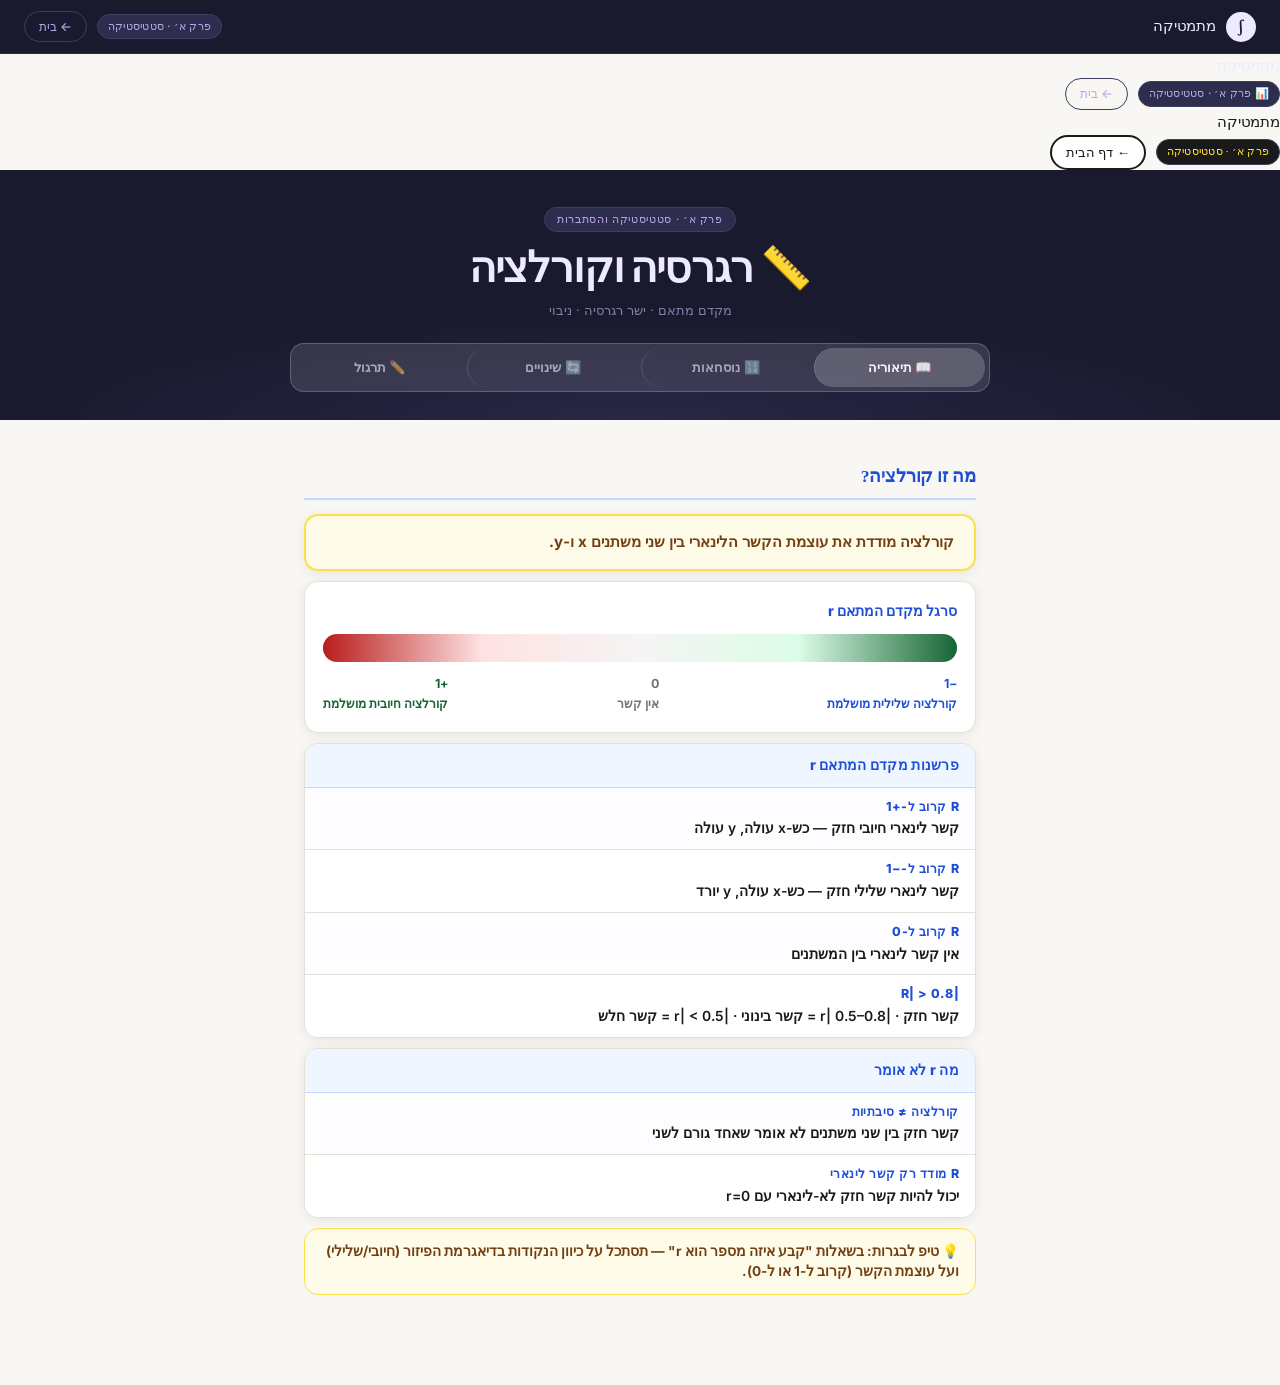
<file: regression.html>
<!DOCTYPE html>
<html lang="he" dir="rtl">
<head>
<meta charset="UTF-8">
<meta name="viewport" content="width=device-width, initial-scale=1.0">
<title>רגרסיה וקורלציה — מתמטיקה 4 יח"ל</title>
<link rel="stylesheet" href="style.css">
<style>
:root{
  --yellow:#FFE135;--yellow-pale:#FFFBE0;--yellow-dark:#F5C800;
  --ink:#1A1A1A;--ink-soft:#4B4B4B;--bg:#FFFDF0;
}
:root{
  --blue:#1d4ed8;--blue-light:#eff6ff;--blue-border:#bfdbfe;
  --green:#166534;--green-light:#dcfce7;--green-border:#bbf7d0;
  --purple:#5b21b6;--purple-light:#ede9fe;--purple-border:#c4b5fd;
  --orange:#c2410c;--orange-light:#fff7ed;
  --red:#b91c1c;--red-light:#fee2e2;
  --gray:#78716c;--shadow:0 2px 12px rgba(0,0,0,0.08);
  --bg:#f8f7f4;--white:#fff;--border:#e4e0d8;--text:#1c1917;
}
.main-nav{display:flex;justify-content:center;max-width:700px;margin:22px auto 0;background:rgba(255,255,255,0.12);border:1.5px solid rgba(255,255,255,0.2);border-radius:14px;overflow:hidden;}
.main-btn{flex:1;padding:12px 6px;border:none;background:transparent;font-family:'Nunito',sans-serif;font-size:0.83rem;font-weight:800;cursor:pointer;color:rgba(255,255,255,0.6);transition:all 0.2s;border-left:1px solid rgba(255,255,255,0.15);}
.main-btn:last-child{border-left:none;}
.main-btn.active{background:rgba(255,255,255,0.2);color:#fff;}
.main-btn:hover:not(.active){background:rgba(255,255,255,0.12);color:rgba(255,255,255,0.9);}
main{max-width:700px;margin:0 auto;padding:28px 14px 90px;}
.panel{display:none;}.panel.active{display:flex;flex-direction:column;align-items:center;gap:10px;}
.section-title{width:100%;font-family:'Fredoka One',cursive;font-size:1.1rem;font-weight:700;color:var(--blue);padding:14px 0 8px;border-bottom:2px solid var(--blue-border);margin-bottom:4px;}
.node{width:100%;border-radius:14px;padding:15px 20px;font-size:0.95rem;font-weight:700;line-height:1.5;border:1.5px solid var(--border);background:var(--white);box-shadow:var(--shadow);}
.node.formula{background:var(--blue-light);border:2px solid var(--blue-border);text-align:center;font-size:1.05rem;padding:18px;}
.node.step{border:2px solid;display:flex;align-items:flex-start;gap:12px;}
.node.step .num{font-size:1.4rem;min-width:28px;line-height:1;margin-top:2px;}
.node.step .content .title{font-size:1rem;font-weight:800;margin-bottom:3px;}
.node.step .content .detail{font-size:0.87rem;font-weight:600;color:var(--gray);line-height:1.5;}
.node.blue{border-color:var(--blue);}.node.blue .num{color:var(--blue);}
.node.green{border-color:var(--green);}.node.green .num{color:var(--green);}
.node.warn{background:#fefce8;border:2px solid #fde047;color:#713f12;}
.arrow{display:flex;justify-content:center;padding:3px 0;}
.tip{width:100%;background:#fefce8;border:1.5px solid #fde047;border-radius:14px;padding:12px 16px;font-size:0.85rem;font-weight:700;color:#713f12;line-height:1.5;}
.rule-box{width:100%;border-radius:14px;overflow:hidden;box-shadow:var(--shadow);border:1.5px solid var(--border);}
.rb-title{padding:10px 16px;font-size:0.88rem;font-weight:800;background:var(--blue-light);color:var(--blue);border-bottom:1px solid var(--blue-border);}
.rule-item{padding:10px 16px;font-size:0.87rem;font-weight:600;border-bottom:1px solid var(--border);background:var(--white);line-height:1.5;}
.rule-item:last-child{border-bottom:none;}
.rname{font-weight:800;display:block;margin-bottom:2px;color:var(--blue);}
.frac{display:inline-flex;flex-direction:column;align-items:center;vertical-align:middle;margin:0 3px;font-size:0.9em;}
.frac .num{border-bottom:1.5px solid currentColor;padding:0 3px;line-height:1.3;}
.frac .den{padding:0 3px;line-height:1.3;}
.ex-card{background:var(--white);border-radius:14px;border:1.5px solid var(--border);overflow:hidden;box-shadow:var(--shadow);width:100%;}
.ex-header{padding:13px 16px;cursor:pointer;display:flex;justify-content:space-between;align-items:center;font-weight:800;font-size:0.9rem;}
.ex-toggle{font-size:0.75rem;color:var(--gray);transition:transform 0.2s;}
.ex-toggle.open{transform:rotate(180deg);}
.ex-body{display:none;padding:14px 16px;border-top:1px solid var(--border);background:#f8f7f4;font-size:0.87rem;font-weight:600;line-height:1.7;}
.ex-body.open{display:block;}
.sol-step{padding:8px 12px;border-radius:10px;border:1.5px solid var(--border);background:var(--white);margin-bottom:6px;}
.sol-step .s-num{font-size:0.75rem;font-weight:800;color:var(--blue);margin-bottom:2px;}
/* r-bar */
.r-bar{width:100%;background:var(--white);border:1.5px solid var(--border);border-radius:14px;padding:18px;box-shadow:var(--shadow);}
.r-scale{height:28px;border-radius:20px;background:linear-gradient(to left,#166534,#dcfce7,#f5f5f4,#fee2e2,#b91c1c);position:relative;margin:12px 0;}
.r-labels{display:flex;justify-content:space-between;font-size:0.78rem;font-weight:700;}
.r-marker{position:absolute;top:-8px;width:4px;height:44px;background:#1c1917;border-radius:2px;}
</style>
</head>
<body>

<div class="topbar">
  <a href="index.html" class="topbar-logo">
    <div class="logo-mark">∫</div>
    <span class="logo-text">מתמטיקה</span>
  </a>
  <div style="display:flex;align-items:center;gap:10px;">
    <span class="topbar-badge">פרק א׳ · סטטיסטיקה</span>
    <a href="index.html" class="topbar-home">← בית</a>
  </div>
</div>
    <span class="logo-text">מתמטיקה</span>
  </a>
  <div style="display:flex;align-items:center;gap:10px;">
    <span class="topbar-badge">📊 פרק א׳ · סטטיסטיקה</span>
    <a href="index.html" class="topbar-home">← בית</a>
  </div>
</div>
    <span class="logo-text" style="color:var(--ink,#1a1a1a);font-family:'Fredoka One',cursive;">מתמטיקה</span>
  </a>
  <div style="display:flex;align-items:center;gap:10px;">
    <span class="topbar-badge" style="background:var(--ink,#1a1a1a);color:var(--yellow,#FFE135);font-family:'Fredoka One',cursive;">פרק א׳ · סטטיסטיקה</span>
    <a href="index.html" class="topbar-home" style="border:2.5px solid var(--ink,#1a1a1a);color:var(--ink,#1a1a1a);font-family:'Fredoka One',cursive;background:#fff;border-radius:999px;padding:5px 14px;text-decoration:none;font-size:0.82rem;">← דף הבית</a>
  </div>
</div>

<div class="hero">
  <div class="hero-breadcrumb">פרק א׳ · סטטיסטיקה והסתברות</div>
  <h1>📏 רגרסיה וקורלציה</h1>
  <p class="hero-sub">מקדם מתאם · ישר רגרסיה · ניבוי</p>
  <div class="main-nav">
    <button class="main-btn active" onclick="showPanel('theory',this)">📖 תיאוריה</button>
    <button class="main-btn" onclick="showPanel('formulas',this)">🔢 נוסחאות</button>
    <button class="main-btn" onclick="showPanel('changes',this)">🔄 שינויים</button>
    <button class="main-btn" onclick="showPanel('practice',this)">✏️ תרגול</button>
  </div>
</div>

<main>

<!-- ═══ תיאוריה ═══ -->
<div class="panel active" id="panel-theory">
  <div class="section-title">מה זו קורלציה?</div>
  <div class="node warn">קורלציה מודדת את <strong>עוצמת הקשר הלינארי</strong> בין שני משתנים x ו-y.</div>

  <div class="r-bar">
    <div style="font-size:0.88rem;font-weight:800;margin-bottom:8px;color:var(--blue);">סרגל מקדם המתאם r</div>
    <div class="r-scale" id="rScale"></div>
    <div class="r-labels">
      <span style="color:var(--blue);">−1<br>קורלציה שלילית מושלמת</span>
      <span style="color:var(--gray);">0<br>אין קשר</span>
      <span style="color:var(--green);">+1<br>קורלציה חיובית מושלמת</span>
    </div>
  </div>

  <div class="rule-box">
    <div class="rb-title">פרשנות מקדם המתאם r</div>
    <div class="rule-item"><span class="rname">r קרוב ל-+1</span>קשר לינארי חיובי חזק — כש-x עולה, y עולה</div>
    <div class="rule-item"><span class="rname">r קרוב ל-−1</span>קשר לינארי שלילי חזק — כש-x עולה, y יורד</div>
    <div class="rule-item"><span class="rname">r קרוב ל-0</span>אין קשר לינארי בין המשתנים</div>
    <div class="rule-item"><span class="rname">|r| &gt; 0.8</span>קשר חזק · |r| 0.5–0.8 = קשר בינוני · |r| &lt; 0.5 = קשר חלש</div>
  </div>

  <div class="rule-box">
    <div class="rb-title">מה r לא אומר</div>
    <div class="rule-item"><span class="rname">קורלציה ≠ סיבתיות</span>קשר חזק בין שני משתנים לא אומר שאחד גורם לשני</div>
    <div class="rule-item"><span class="rname">r מודד רק קשר לינארי</span>יכול להיות קשר חזק לא-לינארי עם r=0</div>
  </div>

  <div class="tip">💡 <strong>טיפ לבגרות:</strong> בשאלות "קבע איזה מספר הוא r" — תסתכל על כיוון הנקודות בדיאגרמת הפיזור (חיובי/שלילי) ועל עוצמת הקשר (קרוב ל-1 או ל-0).</div>
</div>

<!-- ═══ נוסחאות ═══ -->
<div class="panel" id="panel-formulas">
  <div class="section-title">נוסחאות — ישר הרגרסיה</div>

  <div class="node formula">
    ישר הרגרסיה לניבוי y על פי x:<br><br>
    <strong>ŷ = b·x + a</strong><br><br>
    שיפוע: b = r · <span class="frac"><span class="num">S<sub>y</sub></span><span class="den">S<sub>x</sub></span></span>
    &nbsp;&nbsp;&nbsp;
    חותך: a = ȳ − b·x̄
  </div>

  <div class="rule-box">
    <div class="rb-title">הסבר המשתנים</div>
    <div class="rule-item"><span class="rname">r</span>מקדם המתאם בין x ל-y</div>
    <div class="rule-item"><span class="rname">Sₓ , S_y</span>סטיית התקן של x ושל y</div>
    <div class="rule-item"><span class="rname">x̄ , ȳ</span>ממוצע x וממוצע y</div>
    <div class="rule-item"><span class="rname">b</span>שיפוע ישר הרגרסיה — כמה y משתנה לכל יחידה של x</div>
    <div class="rule-item"><span class="rname">a</span>חותך ציר y של הישר</div>
  </div>

  <div class="section-title">שלבי פתרון — ישר רגרסיה</div>

  <div class="node step blue">
    <div class="num">1️⃣</div>
    <div class="content">
      <div class="title">מצא r (אם לא נתון)</div>
      <div class="detail">לרוב נתון בבגרות — אם לא, מחשבים מהנוסחה או מהמחשבון</div>
    </div>
  </div>
  <div class="arrow"><svg width="24" height="34" viewBox="0 0 24 34"><line x1="12" y1="0" x2="12" y2="26" stroke="#aaa" stroke-width="2.5"/><polygon points="12,34 5,20 19,20" fill="#aaa"/></svg></div>
  <div class="node step blue">
    <div class="num">2️⃣</div>
    <div class="content">
      <div class="title">חשב את השיפוע b</div>
      <div class="detail">b = r · (S_y ÷ S_x)</div>
    </div>
  </div>
  <div class="arrow"><svg width="24" height="34" viewBox="0 0 24 34"><line x1="12" y1="0" x2="12" y2="26" stroke="#aaa" stroke-width="2.5"/><polygon points="12,34 5,20 19,20" fill="#aaa"/></svg></div>
  <div class="node step blue">
    <div class="num">3️⃣</div>
    <div class="content">
      <div class="title">חשב את החותך a</div>
      <div class="detail">a = ȳ − b · x̄</div>
    </div>
  </div>
  <div class="arrow"><svg width="24" height="34" viewBox="0 0 24 34"><line x1="12" y1="0" x2="12" y2="26" stroke="#aaa" stroke-width="2.5"/><polygon points="12,34 5,20 19,20" fill="#aaa"/></svg></div>
  <div class="node step green">
    <div class="num">4️⃣</div>
    <div class="content">
      <div class="title">כתוב את משוואת הישר</div>
      <div class="detail">ŷ = b·x + a — זו המשוואה. לניבוי: הצב ערך x ומצא ŷ</div>
    </div>
  </div>

  <div class="tip">💡 <strong>חשוב:</strong> ישר הרגרסיה תמיד עובר בנקודה (x̄, ȳ). אפשר לבדוק את התשובה בכך!</div>
</div>

<!-- ═══ שינויים ═══ -->
<div class="panel" id="panel-changes">
  <div class="section-title">מה קורה כשמשנים את הנתונים?</div>
  <div class="node warn">⚠️ שאלות "מה קורה אם..." הן <strong>מאוד נפוצות בבגרות</strong> — לפחות סעיף אחד בכל שאלת רגרסיה!</div>

  <div class="rule-box">
    <div class="rb-title">הוספת קבוע לכל ערכי y (למשל: כל מחיר עולה ב-0.2)</div>
    <div class="rule-item"><span class="rname">ממוצע ȳ</span>גדל בקבוע — ȳ_חדש = ȳ + קבוע</div>
    <div class="rule-item"><span class="rname">סטיית תקן S_y</span>לא משתנה! פיזור הנתונים נשמר</div>
    <div class="rule-item"><span class="rname">מקדם מתאם r</span>לא משתנה! הקשר הלינארי נשמר</div>
    <div class="rule-item"><span class="rname">שיפוע b</span>לא משתנה! (כי b = r·S_y/S_x ו-S_y לא השתנה)</div>
    <div class="rule-item"><span class="rname">חותך a</span>משתנה! (כי a = ȳ − b·x̄ וȳ השתנה)</div>
  </div>

  <div class="rule-box">
    <div class="rb-title">כפל כל ערכי y בקבוע k (למשל: הכפל פי 3)</div>
    <div class="rule-item"><span class="rname">ממוצע ȳ</span>מוכפל ב-k</div>
    <div class="rule-item"><span class="rname">סטיית תקן S_y</span>מוכפלת ב-k</div>
    <div class="rule-item"><span class="rname">מקדם מתאם r</span>לא משתנה!</div>
    <div class="rule-item"><span class="rname">שיפוע b</span>מוכפל ב-k (כי S_y הוכפלה ב-k)</div>
  </div>

  <div class="rule-box">
    <div class="rb-title">הוספת קבוע לכל ערכי x</div>
    <div class="rule-item"><span class="rname">ממוצע x̄</span>גדל בקבוע</div>
    <div class="rule-item"><span class="rname">סטיית תקן S_x</span>לא משתנה</div>
    <div class="rule-item"><span class="rname">מקדם מתאם r</span>לא משתנה</div>
    <div class="rule-item"><span class="rname">שיפוע b</span>לא משתנה</div>
    <div class="rule-item"><span class="rname">חותך a</span>משתנה</div>
  </div>

  <div class="tip">💡 <strong>כלל אצבע:</strong> הוספת קבוע לא משנה פיזור (סטיית תקן) ולא משנה קשר (r). כפל משנה פיזור וגם שיפוע — אבל לא משנה את r!</div>
</div>

<!-- ═══ תרגול ═══ -->
<div class="panel" id="panel-practice">

  <div class="section-title">תרגילים מבגרויות אמיתיות</div>

  <div class="ex-card">
    <div class="ex-header" onclick="toggleEx(this)">
      <span>🟢 חורף תשפ"ה 2025 — בית מרקחת</span>
      <span class="ex-toggle">▼</span>
    </div>
    <div class="ex-body">
      <strong>נתון:</strong> 5 חודשים, ימי גשם (x): 6,10,20,14,10. הכנסה (y). x̄=12, Sₓ=4.47, ȳ=71, S_y=8.46. r=0.959<br><br>
      <strong>א. מצאו ממוצע וסטיית תקן של x.</strong>
      <div class="sol-step"><div class="s-num">ממוצע</div>(6+10+20+14+10)÷5 = 60÷5 = <strong>12 ימים</strong></div>
      <div class="sol-step"><div class="s-num">סטיית תקן</div>נתונה: Sₓ = <strong>4.47</strong></div>
      <br><strong>ב. מצאו שיפוע וחותך ישר הרגרסיה.</strong>
      <div class="sol-step"><div class="s-num">שיפוע b</div>b = 0.959 × (8.46÷4.47) = 0.959 × 1.892 ≈ <strong>1.815</strong></div>
      <div class="sol-step"><div class="s-num">חותך a</div>a = 71 − 1.815×12 = 71 − 21.78 ≈ <strong>49.22</strong></div>
      <div class="sol-step"><div class="s-num">משוואה</div>ŷ = 1.815x + 49.22</div>
      <br><strong>ג. ניבוי הכנסה בחודש עם 15 ימי גשם?</strong>
      <div class="sol-step"><div class="s-num">הצב x=15</div>ŷ = 1.815×15 + 49.22 = 27.23 + 49.22 ≈ <strong>76.45 אלף ש"ח</strong></div>
      <br><strong>ד. בית מרקחת ב׳ — כל חודש הכנסה קטנה ב-10 אלף. משוואת ישר הרגרסיה שלו?</strong>
      <div class="sol-step"><div class="s-num">שיפוע</div>לא משתנה (הוספת קבוע) → b = <strong>1.815</strong></div>
      <div class="sol-step"><div class="s-num">חותך חדש</div>a_חדש = 49.22 − 10 = <strong>39.22</strong></div>
      <div class="sol-step"><div class="s-num">משוואה</div>ŷ = 1.815x + 39.22</div>
    </div>
  </div>

  <div class="ex-card">
    <div class="ex-header" onclick="toggleEx(this)">
      <span>🟢 קיץ תשפ"ה 2025 מועד א׳ — דירות</span>
      <span class="ex-toggle">▼</span>
    </div>
    <div class="ex-body">
      <strong>נתון:</strong> 5 דירות, שטח x, מחיר y (מיליוני ש"ח). x̄=100, Sₓ=13.4, ȳ=2.7, S_y=1.249, r=0.98<br><br>
      <strong>א. מצאו משוואת ישר רגרסיה.</strong>
      <div class="sol-step"><div class="s-num">שיפוע b</div>b = 0.98 × (1.249÷13.4) = 0.98 × 0.0932 ≈ <strong>0.0913</strong></div>
      <div class="sol-step"><div class="s-num">חותך a</div>a = 2.7 − 0.0913×100 = 2.7 − 9.13 = <strong>−6.43</strong></div>
      <div class="sol-step"><div class="s-num">משוואה</div>ŷ = 0.0913x − 6.43</div>
      <br><strong>ב. ניבוי מחיר דירה של 95 מ"ר?</strong>
      <div class="sol-step"><div class="s-num">הצב x=95</div>ŷ = 0.0913×95 − 6.43 = 8.67 − 6.43 ≈ <strong>2.24 מיליון ש"ח</strong></div>
      <br><strong>ג. המחיר של כל דירה עלה ב-0.2 מיליון. S_y ו-r — גדלו, קטנו, לא השתנו?</strong>
      <div class="sol-step"><div class="s-num">S_y</div>הוספת קבוע לכל נתוני y — הפיזור נשמר → <strong>לא השתנתה</strong></div>
      <div class="sol-step"><div class="s-num">r</div>הוספת קבוע לא משנה את הקשר → <strong>לא השתנה</strong></div>
    </div>
  </div>

  <div class="ex-card">
    <div class="ex-header" onclick="toggleEx(this)">
      <span>🟠 חורף תשפ"ו 2026 — מים וטמפרטורה (בינוני)</span>
      <span class="ex-toggle">▼</span>
    </div>
    <div class="ex-body">
      <strong>נתון:</strong> 6 ימים, טמפרטורה x (20,22,24,26,28,30), צריכת מים y. x̄=25, Sₓ=3.742, ȳ=2.5, S_y=0.566, r=0.98<br><br>
      <strong>א. מצאו משוואת ישר הרגרסיה.</strong>
      <div class="sol-step"><div class="s-num">שיפוע b</div>b = 0.98 × (0.566÷3.742) = 0.98 × 0.1513 ≈ <strong>0.148</strong></div>
      <div class="sol-step"><div class="s-num">חותך a</div>a = 2.5 − 0.148×25 = 2.5 − 3.7 = <strong>−1.2</strong></div>
      <div class="sol-step"><div class="s-num">משוואה</div>ŷ = 0.148x − 1.2</div>
      <br><strong>ב. הוכפלה כל צריכת מים (y) פי 3 לייצג משפחה. מה קורה לממוצע y? לסטיית תקן? לשיפוע?</strong>
      <div class="sol-step"><div class="s-num">ממוצע ȳ</div>גדל פי 3: ȳ_חדש = 2.5×3 = <strong>7.5</strong></div>
      <div class="sol-step"><div class="s-num">סטיית תקן S_y</div>גדלה פי 3: S_y_חדשה = 0.566×3 = <strong>1.698</strong></div>
      <div class="sol-step"><div class="s-num">r</div><strong>לא השתנה</strong> — כפל קבוע לא משנה קשר לינארי</div>
      <div class="sol-step"><div class="s-num">שיפוע חדש</div>b_חדש = r × (S_y_חדש÷Sₓ) = 3×b_ישן = 3×0.148 = <strong>0.444</strong></div>
    </div>
  </div>

  <div class="tip">💡 <strong>מה לזכור:</strong> הוספת קבוע → r ו-S לא משתנים, רק ממוצע וחותך. כפל בקבוע → S וב גדלים פי אותו קבוע, r לא משתנה.</div>

</div>
</main>
<script>
function showPanel(type,btn){
  document.querySelectorAll('.panel').forEach(p=>p.classList.remove('active'));
  document.querySelectorAll('.main-btn').forEach(b=>b.classList.remove('active'));
  document.getElementById('panel-'+type).classList.add('active');
  btn.classList.add('active');
  window.scrollTo({top:0,behavior:'smooth'});
}
function toggleEx(header){
  const body=header.nextElementSibling;
  const toggle=header.querySelector('.ex-toggle');
  body.classList.toggle('open');
  toggle.classList.toggle('open');
}
</script>
</body>
</html>
</file>
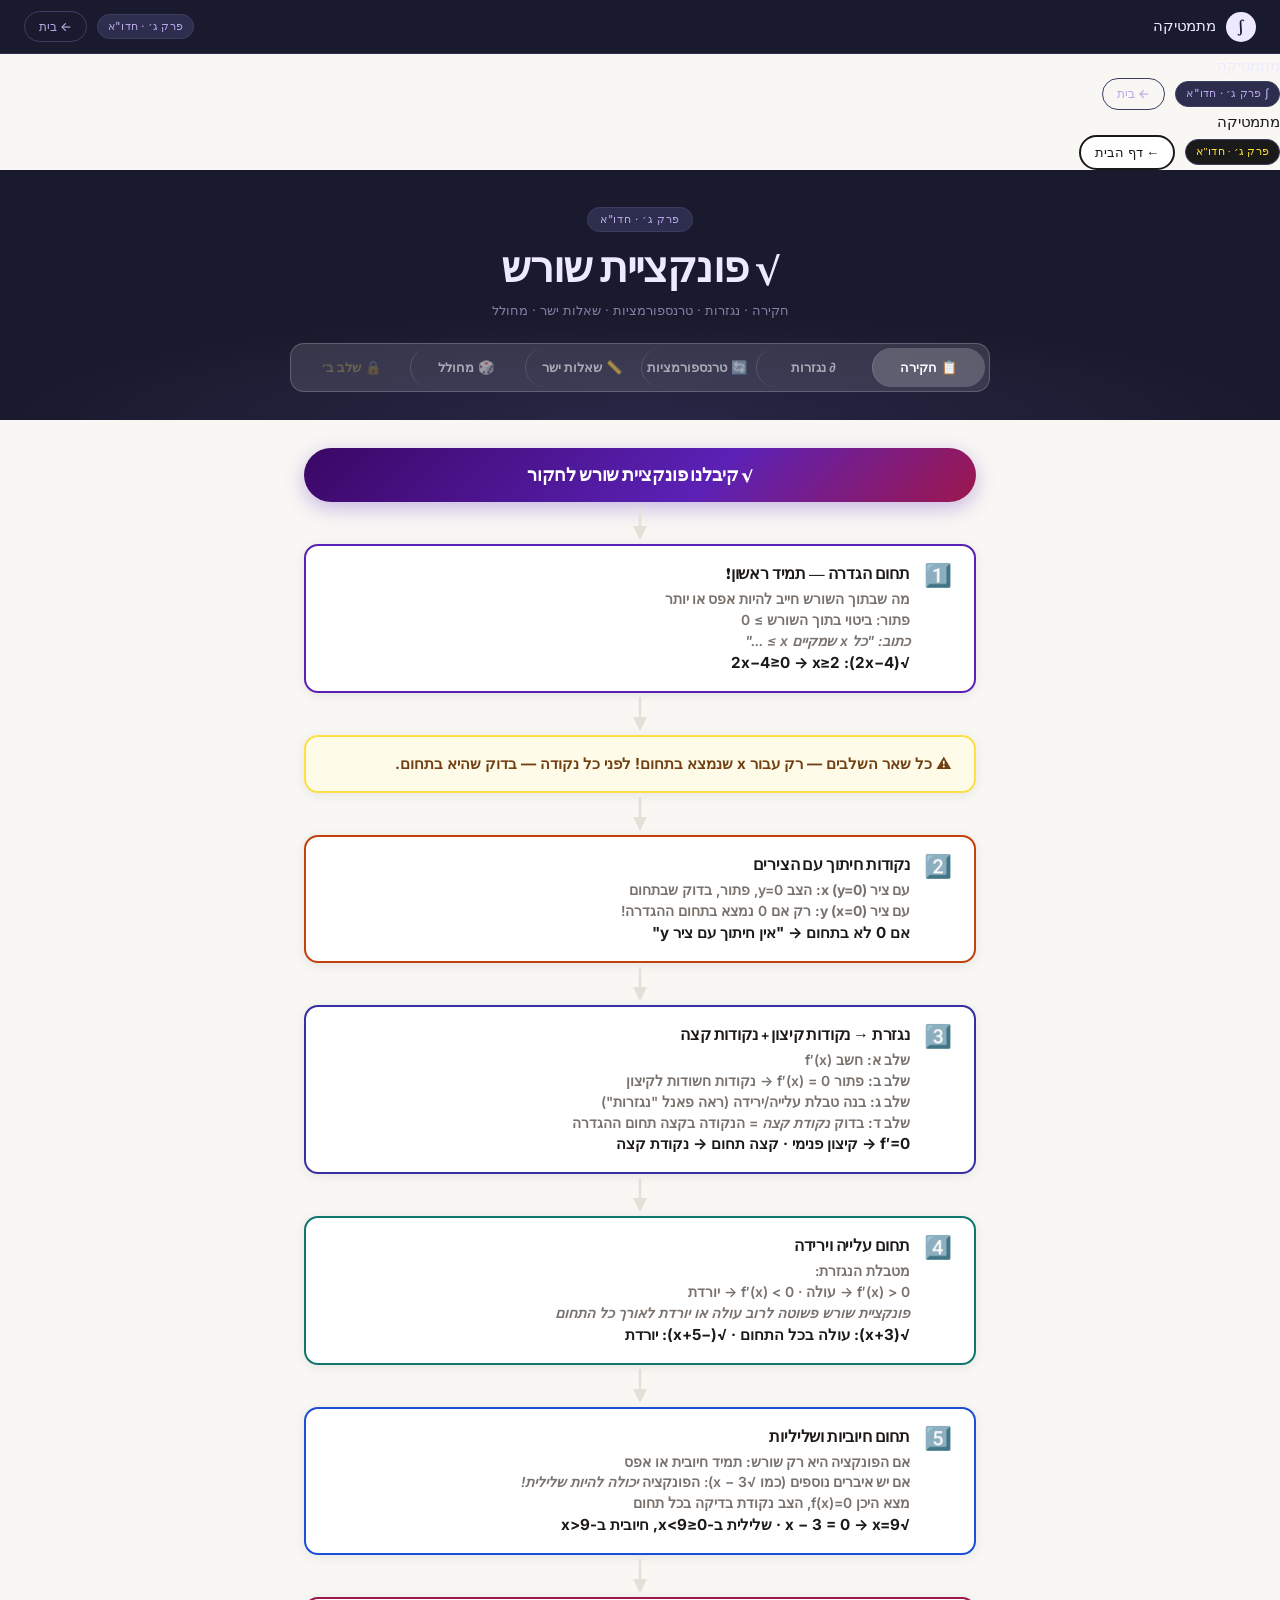
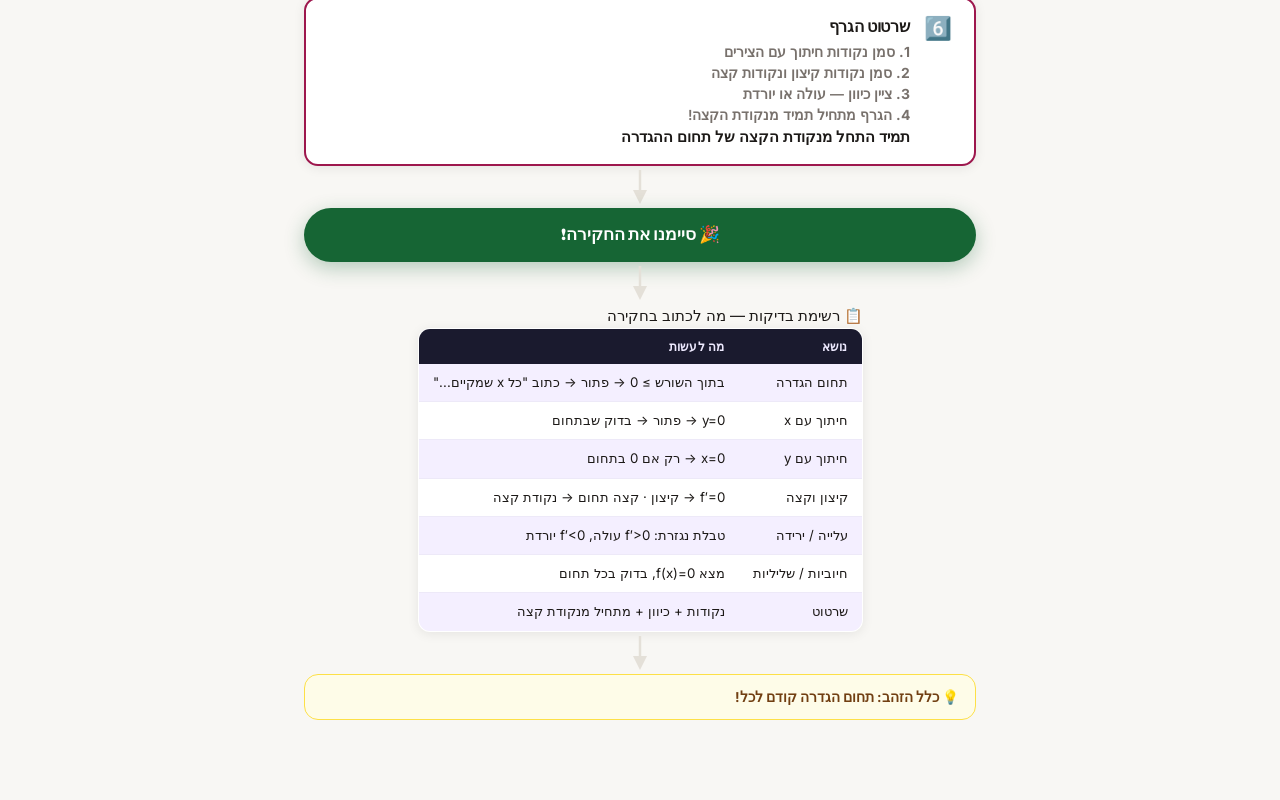
<file: sqrt-functions.html>
<!DOCTYPE html>
<html lang="he" dir="rtl">
<head>
<meta charset="UTF-8">
<meta name="viewport" content="width=device-width, initial-scale=1.0">
<title>חקירת פונקציית שורש — כיתה י׳ 4 יח"ל</title>
<link rel="stylesheet" href="style.css">
<style>
:root{
  --yellow:#FFE135;--yellow-pale:#FFFBE0;--yellow-dark:#F5C800;
  --ink:#1A1A1A;--ink-soft:#4B4B4B;--bg:#FFFDF0;
}
/* page-specific overrides for sqrt-functions */
:root {
  --purple:#5b21b6; --purple-light:#ede9fe; --purple-border:#c4b5fd;
  --teal:#0f766e; --teal-light:#ccfbf1;
  --orange:#c2410c; --orange-light:#fff7ed;
  --red:#b91c1c; --red-light:#fee2e2;
  --green:#166534; --green-light:#dcfce7;
  --blue:#1d4ed8; --blue-light:#eff6ff;
  --pink:#9d174d; --pink-light:#fce7f3;
  --indigo:#3730a3; --indigo-light:#e0e7ff;
  --gray:#78716c;
  --shadow:0 2px 12px rgba(0,0,0,0.08);
  --bg:#f8f7f4; --white:#fff; --border:#e4e0d8; --text:#1c1917;
}

.main-nav{display:flex;justify-content:center;max-width:700px;margin:22px auto 0;background:rgba(255,255,255,0.12);border:1.5px solid rgba(255,255,255,0.2);border-radius:14px;overflow:hidden;}
.main-btn{flex:1;padding:12px 4px;border:none;background:transparent;font-family:'Nunito',sans-serif;font-size:0.83rem;font-weight:800;cursor:pointer;color:rgba(255,255,255,0.6);transition:all 0.2s;border-left:1px solid rgba(255,255,255,0.15);}
.main-btn:last-child{border-left:none;}
.main-btn.active{background:rgba(255,255,255,0.2);color:#fff;}
.main-btn:hover:not(.active){background:rgba(255,255,255,0.12);color:rgba(255,255,255,0.9);}
.main-btn:disabled{color:rgba(255,255,255,0.3);cursor:default;}

main{max-width:700px;margin:0 auto;padding:28px 14px 80px;}
.panel{display:none;}
.panel.active{display:flex;flex-direction:column;align-items:center;gap:0;}
.section-title{width:100%;font-family:'Fredoka One',cursive;font-size:1.1rem;font-weight:700;color:var(--purple);padding:16px 0 10px;border-bottom:2px solid var(--purple-border);margin-bottom:4px;}

/* NODES */
.node{width:100%;border-radius:14px;padding:16px 22px;font-size:0.95rem;font-weight:700;line-height:1.5;}
.node.start{background:linear-gradient(135deg,#3b0764,#5b21b6 60%,#9d174d);color:#fff;text-align:center;font-size:1.1rem;font-weight:900;border-radius:50px;padding:14px 36px;box-shadow:0 6px 20px rgba(91,33,182,.3);}
.node.end{background:var(--green);color:#fff;text-align:center;font-size:1.05rem;font-weight:900;border-radius:50px;padding:14px 36px;box-shadow:0 6px 20px rgba(22,101,52,.3);}
.node.step{border:2px solid;display:flex;align-items:flex-start;gap:12px;background:var(--white);box-shadow:var(--shadow);}
.node.step .num{font-size:1.4rem;min-width:30px;line-height:1;margin-top:2px;}
.node.step .content .title{font-size:1rem;font-weight:800;margin-bottom:3px;}
.node.step .content .detail{font-size:0.87rem;font-weight:600;color:var(--gray);line-height:1.5;}
.node.decision{background:var(--white);border:2.5px solid;border-radius:14px;box-shadow:var(--shadow);}
.node.decision .q{font-size:0.95rem;font-weight:800;margin-bottom:8px;}
.node.decision .opts{display:flex;gap:8px;flex-wrap:wrap;}
.node.decision .opt{padding:4px 14px;border-radius:20px;font-size:0.82rem;font-weight:700;}
.node.warn{background:#fefce8;border:2px solid #fde047;color:#713f12;}
.node.purple{border-color:var(--purple);} .node.purple .num{color:var(--purple);} .node.purple .opt{background:var(--purple-light);color:var(--purple);}
.node.teal{border-color:var(--teal);} .node.teal .num{color:var(--teal);} .node.teal .opt{background:var(--teal-light);color:var(--teal);}
.node.orange{border-color:var(--orange);} .node.orange .num{color:var(--orange);} .node.orange .opt{background:var(--orange-light);color:var(--orange);}
.node.red{border-color:var(--red);} .node.red .num{color:var(--red);} .node.red .opt{background:var(--red-light);color:var(--red);}
.node.green{border-color:var(--green);} .node.green .num{color:var(--green);} .node.green .opt{background:var(--green-light);color:var(--green);}
.node.blue{border-color:var(--blue);} .node.blue .num{color:var(--blue);} .node.blue .opt{background:var(--blue-light);color:var(--blue);}
.node.pink{border-color:var(--pink);} .node.pink .num{color:var(--pink);} .node.pink .opt{background:var(--pink-light);color:var(--pink);}
.node.indigo{border-color:var(--indigo);} .node.indigo .num{color:var(--indigo);} .node.indigo .opt{background:var(--indigo-light);color:var(--indigo);}

.arrow{display:flex;justify-content:center;padding:4px 0;}
.spacer{height:12px;}

/* CHECKLIST TABLE */
.check-table{width:100%;border-collapse:collapse;background:var(--white);border-radius:14px;overflow:hidden;box-shadow:var(--shadow);}
.check-table th{background:var(--purple);color:#fff;padding:10px 14px;font-size:0.88rem;font-weight:800;text-align:right;}
.check-table td{padding:9px 14px;border-bottom:1px solid var(--border);font-size:0.87rem;font-weight:600;}
.check-table tr:last-child td{border-bottom:none;}
.check-table tr:nth-child(even) td{background:#faf9f7;}

/* RULE BOX */
.rule-box{width:100%;border-radius:14px;overflow:hidden;box-shadow:var(--shadow);margin-bottom:10px;border:1.5px solid var(--border);}
.rb-title{padding:9px 16px;font-size:0.87rem;font-weight:800;}
.rule-item{padding:9px 16px;font-size:0.86rem;font-weight:600;border-bottom:1px solid var(--border);background:var(--white);line-height:1.5;}
.rule-item:last-child{border-bottom:none;}
.rname{font-weight:800;display:block;margin-bottom:1px;}
.rule-box.purple .rb-title{background:var(--purple-light);color:var(--purple);border-bottom:1px solid var(--purple-border);}
.rule-box.purple .rname{color:var(--purple);}
.rule-box.teal .rb-title{background:var(--teal-light);color:var(--teal);border-bottom:1px solid var(--teal);}
.rule-box.teal .rname{color:var(--teal);}
.rule-box.orange .rb-title{background:var(--orange-light);color:var(--orange);border-bottom:1px solid var(--orange);}
.rule-box.orange .rname{color:var(--orange);}
.rule-box.green .rb-title{background:var(--green-light);color:var(--green);border-bottom:1px solid var(--green);}
.rule-box.green .rname{color:var(--green);}
.rule-box.red .rb-title{background:var(--red-light);color:var(--red);border-bottom:1px solid var(--red);}
.rule-box.red .rname{color:var(--red);}
.rule-box.blue .rb-title{background:var(--blue-light);color:var(--blue);border-bottom:1px solid var(--blue);}
.rule-box.blue .rname{color:var(--blue);}
.rule-box.pink .rb-title{background:var(--pink-light);color:var(--pink);border-bottom:1px solid var(--pink);}
.rule-box.pink .rname{color:var(--pink);}
.rule-box.indigo .rb-title{background:var(--indigo-light);color:var(--indigo);border-bottom:1px solid var(--indigo);}
.rule-box.indigo .rname{color:var(--indigo);}
.rule-box.indigo .rule-item.indigo{background:var(--indigo-light);}
.pink-border{border-right:3px solid var(--pink);}

/* FRAC */
.frac{display:inline-flex;flex-direction:column;align-items:center;vertical-align:middle;margin:0 2px;font-size:0.9em;}
.frac .num{border-bottom:1.5px solid currentColor;padding:0 3px;line-height:1.3;}
.frac .den{padding:0 3px;line-height:1.3;}

/* EXAMPLES */
.example{width:100%;background:var(--white);border:1.5px solid var(--border);border-radius:14px;padding:16px;box-shadow:var(--shadow);margin-bottom:4px;}
.e-title{font-size:0.88rem;font-weight:800;color:var(--purple);margin-bottom:10px;}
.example table{box-shadow:none;border-radius:0;}
.example td{padding:6px 10px;font-size:0.86rem;}

/* EXERCISE */
.diff-bar{display:flex;gap:8px;margin-bottom:14px;}
.diff-btn{padding:6px 16px;border-radius:20px;border:1.5px solid var(--border);background:var(--white);font-family:'Nunito',sans-serif;font-size:0.82rem;font-weight:700;cursor:pointer;color:var(--gray);transition:all 0.15s;}
.diff-btn.active{background:var(--purple);color:#fff;border-color:var(--purple);}
.ex-group{display:none;}
.ex-group.active{display:flex;flex-direction:column;gap:10px;}
.ex-card{background:var(--white);border-radius:14px;border:1.5px solid var(--border);overflow:hidden;box-shadow:var(--shadow);width:100%;}
.ex-header{padding:13px 16px;cursor:pointer;display:flex;justify-content:space-between;align-items:center;font-weight:800;font-size:0.9rem;}
.ex-toggle{font-size:0.75rem;color:var(--gray);transition:transform 0.2s;}
.ex-toggle.open{transform:rotate(180deg);}
.ex-body{display:none;padding:14px 16px;border-top:1px solid var(--border);background:#faf9f7;font-size:0.87rem;font-weight:600;line-height:1.7;}
.ex-body.open{display:block;}
.step-solution{display:flex;flex-direction:column;gap:8px;}
.sol-step{padding:8px 12px;border-radius:10px;border:1.5px solid var(--border);background:var(--white);}
.sol-step .s-num{font-size:0.75rem;font-weight:800;color:var(--purple);margin-bottom:2px;}
.sol-step .s-text{font-size:0.86rem;font-weight:600;line-height:1.5;}

/* GENERATOR */
.gen-controls{display:flex;align-items:center;gap:10px;flex-wrap:wrap;margin-bottom:14px;}
.gen-label{font-size:0.85rem;font-weight:700;color:var(--gray);}
.gen-func-display{background:var(--white);border:2px solid var(--purple-border);border-radius:14px;padding:16px 20px;text-align:center;font-size:1.4rem;font-weight:900;color:var(--purple);font-family:'Fredoka One',cursive;box-shadow:var(--shadow);min-height:60px;display:flex;align-items:center;justify-content:center;width:100%;}
.gen-checklist{list-style:none;display:flex;flex-direction:column;gap:0;}
.gen-checklist li{display:flex;align-items:center;gap:10px;font-size:0.88rem;font-weight:700;cursor:pointer;padding:9px 0;border-bottom:1px solid var(--border);}
.gen-checklist li:last-child{border-bottom:none;}
.gen-checklist li.done{color:var(--green);text-decoration:line-through;}
.gen-check-box{width:20px;height:20px;border-radius:6px;border:2px solid var(--border);display:flex;align-items:center;justify-content:center;flex-shrink:0;transition:all 0.15s;font-size:12px;}
.gen-checklist li.done .gen-check-box{background:var(--green);border-color:var(--green);color:#fff;}
canvas{border-radius:14px;border:1.5px solid var(--border);width:100%;max-width:100%;}
.gen-summary-table{width:100%;border-collapse:collapse;font-size:0.85rem;}
.gen-summary-table td{padding:6px 10px;border-bottom:1px solid var(--border);}
.gen-summary-table td:first-child{font-weight:800;color:var(--purple);width:40%;}
.gen-summary-table tr:last-child td{border-bottom:none;}
.btn-graph{padding:9px 20px;border-radius:10px;border:none;font-family:'Nunito',sans-serif;font-size:0.88rem;font-weight:800;cursor:pointer;transition:all 0.18s;background:linear-gradient(135deg,var(--purple),#9d174d);color:#fff;width:100%;}
.btn-graph:hover{opacity:0.9;}
.btn-graph.revealed{background:var(--green);}
.btn-new{padding:9px 20px;border-radius:10px;border:2px solid var(--purple-border);font-family:'Nunito',sans-serif;font-size:0.88rem;font-weight:800;cursor:pointer;transition:all 0.18s;background:var(--white);color:var(--purple);width:100%;}
.btn-new:hover{background:var(--purple-light);}
.tip{width:100%;background:#fefce8;border:1.5px solid #fde047;border-radius:14px;padding:12px 16px;font-size:0.85rem;font-weight:700;color:#713f12;line-height:1.5;}
</style>
</head>
<body>

<div class="topbar">
  <a href="index.html" class="topbar-logo">
    <div class="logo-mark">∫</div>
    <span class="logo-text">מתמטיקה</span>
  </a>
  <div style="display:flex;align-items:center;gap:10px;">
    <span class="topbar-badge">פרק ג׳ · חדו"א</span>
    <a href="index.html" class="topbar-home">← בית</a>
  </div>
</div>
    <span class="logo-text">מתמטיקה</span>
  </a>
  <div style="display:flex;align-items:center;gap:10px;">
    <span class="topbar-badge">∫ פרק ג׳ · חדו"א</span>
    <a href="index.html" class="topbar-home">← בית</a>
  </div>
</div>
    <span class="logo-text" style="color:var(--ink,#1a1a1a);font-family:'Fredoka One',cursive;">מתמטיקה</span>
  </a>
  <div style="display:flex;align-items:center;gap:10px;">
    <span class="topbar-badge" style="background:var(--ink,#1a1a1a);color:var(--yellow,#FFE135);font-family:'Fredoka One',cursive;">פרק ג׳ · חדו"א</span>
    <a href="index.html" class="topbar-home" style="border:2.5px solid var(--ink,#1a1a1a);color:var(--ink,#1a1a1a);font-family:'Fredoka One',cursive;background:#fff;border-radius:999px;padding:5px 14px;text-decoration:none;font-size:0.82rem;">← דף הבית</a>
  </div>
</div>

<div class="hero">
  <div class="hero-breadcrumb">פרק ג׳ · חדו"א</div>
  <h1>√ פונקציית שורש</h1>
  <p class="hero-sub">חקירה · נגזרות · טרנספורמציות · שאלות ישר · מחולל</p>
  <div class="main-nav">
    <button class="main-btn active" onclick="showPanel('flow',this)">📋 חקירה</button>
    <button class="main-btn" onclick="showPanel('deriv',this)">∂ נגזרות</button>
    <button class="main-btn" onclick="showPanel('transform',this)">🔄 טרנספורמציות</button>
    <button class="main-btn" onclick="showPanel('lines',this)">📏 שאלות ישר</button>
    <button class="main-btn" onclick="showPanel('generator',this)">🎲 מחולל</button>
    <button class="main-btn" style="color:rgba(255,235,80,0.25);cursor:default;" disabled>🔒 שלב ב׳</button>
  </div>
</div>

<main>

<!-- ═══════════════════ PANEL 1 — חקירה ═══════════════════ -->
<div class="panel active" id="panel-flow">

  <div class="node start">√ קיבלנו פונקציית שורש לחקור</div>
  <div class="arrow"><svg width="24" height="34" viewBox="0 0 24 34"><line x1="12" y1="0" x2="12" y2="26" stroke="#aaa" stroke-width="2.5"/><polygon points="12,34 5,20 19,20" fill="#aaa"/></svg></div>

  <div class="node step purple">
    <div class="num">1️⃣</div>
    <div class="content">
      <div class="title">תחום הגדרה — תמיד ראשון!</div>
      <div class="detail">מה שבתוך השורש חייב להיות <strong>אפס או יותר</strong><br>פתור: ביטוי בתוך השורש ≥ 0<br><em>כתוב: "כל x שמקיים x ≥ ..."</em></div>
      <div class="math">√(2x−4): 2x−4≥0 → x≥2</div>
    </div>
  </div>
  <div class="arrow"><svg width="24" height="34" viewBox="0 0 24 34"><line x1="12" y1="0" x2="12" y2="26" stroke="#aaa" stroke-width="2.5"/><polygon points="12,34 5,20 19,20" fill="#aaa"/></svg></div>

  <div class="node warn">⚠️ <strong>כל שאר השלבים — רק עבור x שנמצא בתחום!</strong> לפני כל נקודה — בדוק שהיא בתחום.</div>
  <div class="arrow"><svg width="24" height="34" viewBox="0 0 24 34"><line x1="12" y1="0" x2="12" y2="26" stroke="#aaa" stroke-width="2.5"/><polygon points="12,34 5,20 19,20" fill="#aaa"/></svg></div>

  <div class="node step orange">
    <div class="num">2️⃣</div>
    <div class="content">
      <div class="title">נקודות חיתוך עם הצירים</div>
      <div class="detail">
        <strong>עם ציר x (y=0):</strong> הצב y=0, פתור, בדוק שבתחום<br>
        <strong>עם ציר y (x=0):</strong> רק אם 0 נמצא בתחום ההגדרה!
      </div>
      <div class="math">אם 0 לא בתחום → "אין חיתוך עם ציר y"</div>
    </div>
  </div>
  <div class="arrow"><svg width="24" height="34" viewBox="0 0 24 34"><line x1="12" y1="0" x2="12" y2="26" stroke="#aaa" stroke-width="2.5"/><polygon points="12,34 5,20 19,20" fill="#aaa"/></svg></div>

  <div class="node step indigo">
    <div class="num">3️⃣</div>
    <div class="content">
      <div class="title">נגזרת → נקודות קיצון + נקודות קצה</div>
      <div class="detail">
        <strong>שלב א:</strong> חשב f′(x)<br>
        <strong>שלב ב:</strong> פתור f′(x) = 0 → נקודות חשודות לקיצון<br>
        <strong>שלב ג:</strong> בנה טבלת עלייה/ירידה (ראה פאנל "נגזרות")<br>
        <strong>שלב ד:</strong> בדוק <em>נקודת קצה</em> = הנקודה בקצה תחום ההגדרה
      </div>
      <div class="math">f′=0 → קיצון פנימי · קצה תחום → נקודת קצה</div>
    </div>
  </div>
  <div class="arrow"><svg width="24" height="34" viewBox="0 0 24 34"><line x1="12" y1="0" x2="12" y2="26" stroke="#aaa" stroke-width="2.5"/><polygon points="12,34 5,20 19,20" fill="#aaa"/></svg></div>

  <div class="node step teal">
    <div class="num">4️⃣</div>
    <div class="content">
      <div class="title">תחום עלייה וירידה</div>
      <div class="detail">
        מטבלת הנגזרת:<br>
        f′(x) > 0 → <strong>עולה</strong> · f′(x) < 0 → <strong>יורדת</strong><br>
        <em>פונקציית שורש פשוטה לרוב עולה או יורדת לאורך כל התחום</em>
      </div>
      <div class="math">√(x+3): עולה בכל התחום · √(−x+5): יורדת</div>
    </div>
  </div>
  <div class="arrow"><svg width="24" height="34" viewBox="0 0 24 34"><line x1="12" y1="0" x2="12" y2="26" stroke="#aaa" stroke-width="2.5"/><polygon points="12,34 5,20 19,20" fill="#aaa"/></svg></div>

  <div class="node step blue">
    <div class="num">5️⃣</div>
    <div class="content">
      <div class="title">תחום חיוביות ושליליות</div>
      <div class="detail">
        <strong>אם הפונקציה היא רק שורש:</strong> תמיד חיובית או אפס<br>
        <strong>אם יש איברים נוספים</strong> (כמו √x − 3): הפונקציה <em>יכולה להיות שלילית!</em><br>
        מצא היכן f(x)=0, הצב נקודת בדיקה בכל תחום
      </div>
      <div class="math">√x − 3 = 0 → x=9 · שלילית ב-0≤x&lt;9, חיובית ב-x&gt;9</div>
    </div>
  </div>
  <div class="arrow"><svg width="24" height="34" viewBox="0 0 24 34"><line x1="12" y1="0" x2="12" y2="26" stroke="#aaa" stroke-width="2.5"/><polygon points="12,34 5,20 19,20" fill="#aaa"/></svg></div>

  <div class="node step pink">
    <div class="num">6️⃣</div>
    <div class="content">
      <div class="title">שרטוט הגרף</div>
      <div class="detail">
        <strong>1.</strong> סמן נקודות חיתוך עם הצירים<br>
        <strong>2.</strong> סמן נקודות קיצון ונקודות קצה<br>
        <strong>3.</strong> ציין כיוון — עולה או יורדת<br>
        <strong>4.</strong> הגרף מתחיל תמיד מנקודת הקצה!
      </div>
      <div class="math">תמיד התחל מנקודת הקצה של תחום ההגדרה</div>
    </div>
  </div>
  <div class="arrow"><svg width="24" height="34" viewBox="0 0 24 34"><line x1="12" y1="0" x2="12" y2="26" stroke="#aaa" stroke-width="2.5"/><polygon points="12,34 5,20 19,20" fill="#aaa"/></svg></div>

  <div class="node end">🎉 סיימנו את החקירה!</div>
  <div class="arrow"><svg width="24" height="34" viewBox="0 0 24 34"><line x1="12" y1="0" x2="12" y2="26" stroke="#aaa" stroke-width="2.5"/><polygon points="12,34 5,20 19,20" fill="#aaa"/></svg></div>

  <div class="summary">
    <div class="s-title">📋 רשימת בדיקות — מה לכתוב בחקירה</div>
    <table>
      <tr><th>נושא</th><th>מה לעשות</th></tr>
      <tr><td>תחום הגדרה</td><td>בתוך השורש ≥ 0 → פתור → כתוב "כל x שמקיים..."</td></tr>
      <tr><td>חיתוך עם x</td><td>y=0 → פתור → בדוק שבתחום</td></tr>
      <tr><td>חיתוך עם y</td><td>x=0 → רק אם 0 בתחום</td></tr>
      <tr><td>קיצון וקצה</td><td>f′=0 → קיצון · קצה תחום → נקודת קצה</td></tr>
      <tr><td>עלייה / ירידה</td><td>טבלת נגזרת: f′>0 עולה, f′&lt;0 יורדת</td></tr>
      <tr><td>חיוביות / שליליות</td><td>מצא f(x)=0, בדוק בכל תחום</td></tr>
      <tr><td>שרטוט</td><td>נקודות + כיוון + מתחיל מנקודת קצה</td></tr>
    </table>
  </div>
  <div class="arrow"><svg width="24" height="34" viewBox="0 0 24 34"><line x1="12" y1="0" x2="12" y2="26" stroke="#aaa" stroke-width="2.5"/><polygon points="12,34 5,20 19,20" fill="#aaa"/></svg></div>
  <div class="tip">💡 <strong>כלל הזהב:</strong> תחום הגדרה קודם לכל!</div>
</div>

<!-- ═══════════════════ PANEL 2 — נגזרות ═══════════════════ -->
<div class="panel" id="panel-deriv">
  <div class="section-title">∂ כללי נגזרת לפונקציות שורש</div>

  <!-- כלל שרשרת -->
  <div class="rule-box indigo">
    <div class="rb-title">⛓️ כלל השרשרת — [f(g(x))]′ = f′(g(x)) · g′(x)</div>
    <div class="rule-item indigo">
      <span class="rname">הרעיון</span>
      נגזרת "הפונקציה החיצונית" כפול נגזרת "הפונקציה הפנימית"
    </div>
    <div class="rule-item indigo">
      <span class="rname">שורש בסיסי</span>
      <span class="rmath">(√x)′ = <span class="frac"><span class="num">1</span><span class="den">2√x</span></span></span>
    </div>
    <div class="rule-item indigo">
      <span class="rname">שורש של ביטוי — כלל השרשרת</span>
      <span class="rmath">(√(g(x)))′ = <span class="frac"><span class="num">g′(x)</span><span class="den">2√(g(x))</span></span></span>
      <div style="font-size:0.83rem;margin-top:6px;color:var(--gray);">= נגזרת מה שבפנים, חלקי 2√(מה שבפנים)</div>
    </div>
    <div class="rule-item indigo">
      <span class="rname">דוגמה: (√(3x²+1))′</span>
      <div style="font-size:0.87rem;margin-top:4px;line-height:1.7;">
        g(x) = 3x²+1 → g′(x) = 6x<br>
        <span class="rmath">(√(3x²+1))′ = <span class="frac"><span class="num">6x</span><span class="den">2√(3x²+1)</span></span> = <span class="frac"><span class="num">3x</span><span class="den">√(3x²+1)</span></span></span>
      </div>
    </div>
    <div class="rule-item indigo">
      <span class="rname">דוגמה: (√(x²−4x))′</span>
      <div style="font-size:0.87rem;margin-top:4px;line-height:1.7;">
        g(x) = x²−4x → g′(x) = 2x−4<br>
        <span class="rmath">(√(x²−4x))′ = <span class="frac"><span class="num">2x−4</span><span class="den">2√(x²−4x)</span></span></span>
      </div>
    </div>
  </div>
  <div class="arrow"><svg width="24" height="34" viewBox="0 0 24 34"><line x1="12" y1="0" x2="12" y2="26" stroke="#aaa" stroke-width="2.5"/><polygon points="12,34 5,20 19,20" fill="#aaa"/></svg></div>

  <!-- כלל מכפלה -->
  <div class="rule-box pink">
    <div class="rb-title">✖️ כלל המכפלה — (u·v)′ = u′v + uv′</div>
    <div class="rule-item pink pink-border">
      <span class="rname">הנוסחה</span>
      <span class="rmath pink-bg">(u·v)′ = u′·v + u·v′</span>
      <div style="font-size:0.83rem;margin-top:5px;color:var(--gray);">נגזרת הראשון כפול השני, ועוד הראשון כפול נגזרת השני</div>
    </div>
    <div class="rule-item pink pink-border">
      <span class="rname">דוגמה: f(x) = x²·√x</span>
      <div style="font-size:0.87rem;margin-top:4px;line-height:1.7;">
        u=x², u′=2x · v=√x, v′=<span class="frac"><span class="num">1</span><span class="den">2√x</span></span><br>
        f′ = 2x·√x + x²·<span class="frac"><span class="num">1</span><span class="den">2√x</span></span><br>
        <span class="rmath pink-bg">= 2x√x + <span class="frac"><span class="num">x²</span><span class="den">2√x</span></span> = <span class="frac"><span class="num">5x</span><span class="den">2</span></span>·√x</span>
      </div>
    </div>
    <div class="rule-item pink pink-border">
      <span class="rname">דוגמה: f(x) = (x+1)·√(x−2) — מכפלה + שרשרת</span>
      <div style="font-size:0.87rem;margin-top:4px;line-height:1.7;">
        u=x+1, u′=1 · v=√(x−2), v′=<span class="frac"><span class="num">1</span><span class="den">2√(x−2)</span></span> <em>(שרשרת!)</em><br>
        <span class="rmath pink-bg">f′ = √(x−2) + <span class="frac"><span class="num">x+1</span><span class="den">2√(x−2)</span></span></span>
      </div>
    </div>
    <div class="rule-item pink pink-border">
      <span class="rname">דוגמה: f(x) = x·√(x²+1) — מכפלה + שרשרת</span>
      <div style="font-size:0.87rem;margin-top:4px;line-height:1.7;">
        u=x, u′=1 · v=√(x²+1), v′=<span class="frac"><span class="num">x</span><span class="den">√(x²+1)</span></span> <em>(שרשרת: g′=2x)</em><br>
        <span class="rmath pink-bg">f′ = √(x²+1) + <span class="frac"><span class="num">x²</span><span class="den">√(x²+1)</span></span></span>
      </div>
    </div>
  </div>
  <div class="arrow"><svg width="24" height="34" viewBox="0 0 24 34"><line x1="12" y1="0" x2="12" y2="26" stroke="#aaa" stroke-width="2.5"/><polygon points="12,34 5,20 19,20" fill="#aaa"/></svg></div>

  <!-- טבלת עלייה -->
  <div class="inc-table">
    <div class="t-title">📊 איך בונים טבלת עלייה/ירידה</div>
    <div style="font-size:0.87rem;font-weight:600;margin-bottom:12px;line-height:1.7;color:var(--text);">
      <strong>שלב 1:</strong> חשב f′(x)<br>
      <strong>שלב 2:</strong> מצא כל x שבו f′(x)=0 (ואת קצוות התחום)<br>
      <strong>שלב 3:</strong> חלק את התחום לקטעים<br>
      <strong>שלב 4:</strong> הצב נקודת בדיקה בכל קטע, בדוק סימן f′
    </div>
    <table>
      <tr><th>x</th><th>קצה שמאל</th><th>קטע א</th><th>נקודת קיצון</th><th>קטע ב</th><th>קצה ימין</th></tr>
      <tr><td><strong>f′(x)</strong></td><td>—</td><td class="up">+</td><td class="zt">0</td><td class="dn">−</td><td>—</td></tr>
      <tr><td><strong>f(x)</strong></td><td>ערך קצה</td><td class="up">↗ עולה</td><td><strong>מקסימום</strong></td><td class="dn">↘ יורדת</td><td>ערך קצה</td></tr>
    </table>
    <div style="font-size:0.83rem;font-weight:700;color:var(--gray);margin-top:10px;">
      f′ עובר מ+ ל− → <strong>מקסימום</strong> · f′ עובר מ− ל+ → <strong>מינימום</strong>
    </div>
  </div>
  <div class="arrow"><svg width="24" height="34" viewBox="0 0 24 34"><line x1="12" y1="0" x2="12" y2="26" stroke="#aaa" stroke-width="2.5"/><polygon points="12,34 5,20 19,20" fill="#aaa"/></svg></div>

  <div class="example">
    <div class="e-title">📝 דוגמה מלאה: f(x) = x·√(−x+4) — מכפלה + שרשרת</div>
    <table>
      <tr><td>תחום:</td><td>−x+4≥0 → x≤4</td></tr>
      <tr><td>u=x, v=√(−x+4):</td><td>u′=1 · v′= −<span class="frac"><span class="num">1</span><span class="den">2√(−x+4)</span></span> <em>(שרשרת: g′=−1)</em></td></tr>
      <tr><td>f′:</td><td>√(−x+4) + x·(−<span class="frac"><span class="num">1</span><span class="den">2√(−x+4)</span></span>)<br>= <span class="frac"><span class="num">2(−x+4)−x</span><span class="den">2√(−x+4)</span></span><br>= <span class="frac"><span class="num">−3x+8</span><span class="den">2√(−x+4)</span></span></td></tr>
      <tr><td>f′=0:</td><td>−3x+8=0 → x=<span class="frac"><span class="num">8</span><span class="den">3</span></span> ✓ בתחום</td></tr>
      <tr><td>טבלה:</td><td>עולה ב-x&lt;<span class="frac"><span class="num">8</span><span class="den">3</span></span> · יורדת ב-<span class="frac"><span class="num">8</span><span class="den">3</span></span>&lt;x≤4</td></tr>
      <tr><td>מקסימום:</td><td>x=<span class="frac"><span class="num">8</span><span class="den">3</span></span> · f(<span class="frac"><span class="num">8</span><span class="den">3</span></span>)=(<span class="frac"><span class="num">8</span><span class="den">3</span></span>)·√(<span class="frac"><span class="num">4</span><span class="den">3</span></span>) ≈ 3.08</td></tr>
      <tr><td>נקודות קצה:</td><td>f(0)=0 · f(4)=0</td></tr>
    </table>
  </div>
  <div class="arrow"><svg width="24" height="34" viewBox="0 0 24 34"><line x1="12" y1="0" x2="12" y2="26" stroke="#aaa" stroke-width="2.5"/><polygon points="12,34 5,20 19,20" fill="#aaa"/></svg></div>
  <div class="tip">💡 <strong>זכור:</strong> המכנה 2√... לא יכול להיות אפס — נקודת הקצה עצמה לא בתחום הנגזרת, אבל בודקים אותה בנפרד כנקודת קצה!</div>
</div>

<!-- ═══════════════════ PANEL 3 — טרנספורמציות ═══════════════════ -->
<div class="panel" id="panel-transform">
  <div class="section-title">🔄 טרנספורמציות של פונקציית השורש</div>
  <div style="width:100%;font-size:0.88rem;font-weight:700;color:var(--gray);margin-bottom:12px;">הפונקציה הבסיסית: f(x)=√x — מתחילה ב-(0,0), עולה ימינה, תחום: x≥0</div>

  <div class="tx-box">
    <div class="tx-title">📐 הזזות</div>
    <div class="tx-row"><div class="tx-f">√(x − a)</div><div class="tx-d">הזזה <strong>ימינה</strong> ב-a · תחום חדש: x≥a · נקודת קצה: (a, 0)</div></div>
    <div class="tx-row"><div class="tx-f">√(x + a)</div><div class="tx-d">הזזה <strong>שמאלה</strong> ב-a · תחום חדש: x≥−a · נקודת קצה: (−a, 0)</div></div>
    <div class="tx-row"><div class="tx-f">√x + b</div><div class="tx-d">הזזה <strong>למעלה</strong> ב-b · תחום לא משתנה · נקודת קצה: (0, b) · מינימום: b</div></div>
    <div class="tx-row"><div class="tx-f">√x − b</div><div class="tx-d">הזזה <strong>למטה</strong> ב-b · הפונקציה <em>יכולה להיות שלילית!</em> · מינימום: −b</div></div>
  </div>
  <div class="arrow"><svg width="24" height="34" viewBox="0 0 24 34"><line x1="12" y1="0" x2="12" y2="26" stroke="#aaa" stroke-width="2.5"/><polygon points="12,34 5,20 19,20" fill="#aaa"/></svg></div>

  <div class="tx-box">
    <div class="tx-title">🔁 שיקופים ומתיחות</div>
    <div class="tx-row"><div class="tx-f">−√x</div><div class="tx-d">שיקוף סביב ציר x → <strong>יורדת</strong> · טווח: y≤0 · תמיד שלילית!</div></div>
    <div class="tx-row"><div class="tx-f">√(−x)</div><div class="tx-d">שיקוף סביב ציר y → פונה <strong>שמאלה</strong> · תחום: x≤0</div></div>
    <div class="tx-row"><div class="tx-f">c·√x</div><div class="tx-d">c&gt;1: גרף "תלול" · 0&lt;c&lt;1: גרף שטוח · c&lt;0: גם שיקוף למטה</div></div>
  </div>
  <div class="arrow"><svg width="24" height="34" viewBox="0 0 24 34"><line x1="12" y1="0" x2="12" y2="26" stroke="#aaa" stroke-width="2.5"/><polygon points="12,34 5,20 19,20" fill="#aaa"/></svg></div>

  <div class="tx-box">
    <div class="tx-title">🧩 צורה כללית: a·√(x−h) + k</div>
    <div class="tx-row"><div class="tx-f">h</div><div class="tx-d">הזזה ימין/שמאל · תחום: x≥h (אם a חיובי)</div></div>
    <div class="tx-row"><div class="tx-f">k</div><div class="tx-d">הזזה למעלה/מטה · נקודת קצה: (h, k)</div></div>
    <div class="tx-row"><div class="tx-f">a חיובי</div><div class="tx-d">הגרף <strong>עולה</strong> · מינימום בנקודת הקצה · טווח: y≥k</div></div>
    <div class="tx-row"><div class="tx-f">a שלילי</div><div class="tx-d">הגרף <strong>יורד</strong> · מקסימום בנקודת הקצה · טווח: y≤k</div></div>
    <div class="tx-row">
      <div class="tx-f">דוגמה:<br>−2√(x−3)+4</div>
      <div class="tx-d">תחום: x≥3 · נקודת קצה: (3,4) = מקסימום<br>a=−2 → יורדת · טווח: y≤4</div>
    </div>
  </div>
  <div class="arrow"><svg width="24" height="34" viewBox="0 0 24 34"><line x1="12" y1="0" x2="12" y2="26" stroke="#aaa" stroke-width="2.5"/><polygon points="12,34 5,20 19,20" fill="#aaa"/></svg></div>
  <div class="tip">💡 <strong>טיפ:</strong> תמיד התחל מנקודת הקצה (h,k) — משם קל לשרטט לפי כיוון ועוצמה.</div>
</div>

<!-- ═══════════════════ PANEL 4 — שאלות ישר ═══════════════════ -->
<div class="panel" id="panel-lines">
  <div class="section-title">📏 שאלות על ישר y=k החותך את הפונקציה</div>
  <div style="width:100%;font-size:0.87rem;font-weight:700;color:var(--gray);margin-bottom:12px;">הישר y=k הוא קו אופקי (שיפוע אפס). השאלה: בכמה נקודות הוא חותך את הגרף?</div>

  <div class="line-box">
    <div class="l-title">📌 שלושה צעדים לכל שאלה</div>
    <div class="lcase">
      <div class="lq">צעד 1: מה הטווח של הפונקציה?</div>
      <div class="la">מצא מינימום ומקסימום (מנקודות קיצון ונקודות קצה — מהחקירה!)</div>
    </div>
    <div class="lcase">
      <div class="lq">צעד 2: האם k בטווח?</div>
      <div class="la">k מחוץ לטווח → 0 חיתוכים · k שווה לקיצון → 1 חיתוך · k בתוך → צעד 3</div>
    </div>
    <div class="lcase">
      <div class="lq">צעד 3: בדוק עלייה/ירידה</div>
      <div class="la">
        רק עולה / רק יורדת → <strong>חיתוך אחד לכל היותר</strong><br>
        עולה ואז יורדת (יש מקסימום פנימי) → יכול להיות <strong>שני חיתוכים</strong>
        <div class="lmath">הצב y=k → מספר פתרונות = מספר חיתוכים</div>
      </div>
    </div>
  </div>
  <div class="arrow"><svg width="24" height="34" viewBox="0 0 24 34"><line x1="12" y1="0" x2="12" y2="26" stroke="#aaa" stroke-width="2.5"/><polygon points="12,34 5,20 19,20" fill="#aaa"/></svg></div>

  <div class="line-box">
    <div class="l-title">📊 טבלת מספר חיתוכים לפי סוג הפונקציה</div>
    <div class="lcase">
      <div class="lq">פונקציה שרק עולה (למשל √x, √(x−3)+2)</div>
      <div class="la">
        k &lt; מינימום → 0 חיתוכים<br>
        k = מינימום → 1 חיתוך (נקודת הקצה)<br>
        k &gt; מינימום → 1 חיתוך בדיוק
      </div>
    </div>
    <div class="lcase">
      <div class="lq">פונקציה שרק יורדת (למשל −√x, √(−x))</div>
      <div class="la">
        k &gt; מקסימום → 0 חיתוכים<br>
        k = מקסימום → 1 חיתוך (נקודת הקצה)<br>
        k &lt; מקסימום → 1 חיתוך בדיוק
      </div>
    </div>
    <div class="lcase">
      <div class="lq">פונקציה עם מקסימום פנימי (למשל x·√(−x+4))</div>
      <div class="la">
        k &gt; מקסימום → 0 חיתוכים<br>
        k = מקסימום → 1 חיתוך (בנקודת המקסימום)<br>
        מינימום &lt; k &lt; מקסימום → <strong>2 חיתוכים</strong><br>
        k = מינימום → 1 או 2 — בדוק בכל מקרה לגופו
      </div>
    </div>
  </div>
  <div class="arrow"><svg width="24" height="34" viewBox="0 0 24 34"><line x1="12" y1="0" x2="12" y2="26" stroke="#aaa" stroke-width="2.5"/><polygon points="12,34 5,20 19,20" fill="#aaa"/></svg></div>

  <!-- שאלות מילוליות -->
  <div class="verbal-box">
    <div class="v-title">💬 שאלות מילוליות מורכבות — איך מתמודדים</div>

    <div class="vq">
      <div class="vq-q">❓ "עבור אילו ערכי m המשוואה √x = mx + 1 היא ללא פתרון?"</div>
      <div class="vq-steps">
        <strong>פירוש:</strong> mx+1 הוא ישר עם שיפוע m. מתי הישר לא חותך את √x?<br>
        <strong>צעד 1:</strong> שרטט את √x<br>
        <strong>צעד 2:</strong> חשוב: מתי ישר לא חותך גרף שעולה מ-(0,0)?<br>
        <strong>צעד 3:</strong> הישר חייב להיות מתחת לגרף בכל נקודה, או להיות מקביל ולא לחתוך<br>
        <div class="vq-ans">גישה: הצב, פתור, בדוק מתי אין פתרון ממשי (דיסקרימיננטה &lt; 0 אם יוצאת משוואה ריבועית)</div>
      </div>
    </div>

    <div class="vq">
      <div class="vq-q">❓ "מצא את מספר נקודות החיתוך של f(x) = x·√(−x+4) עם הישר y = k עבור k=1"</div>
      <div class="vq-steps">
        <strong>צעד 1:</strong> מהחקירה — מינימום f(0)=f(4)=0, מקסימום ≈3.08 ב-x=<span class="frac"><span class="num">8</span><span class="den">3</span></span><br>
        <strong>צעד 2:</strong> k=1 נמצא בין 0 ל-3.08 → 2 חיתוכים<br>
        <strong>אימות:</strong> x·√(−x+4)=1 → פתרון ידני מורכב, אבל מהגרף ברור שיש 2 פתרונות
        <div class="vq-ans">תשובה: 2 נקודות חיתוך</div>
      </div>
    </div>

    <div class="vq">
      <div class="vq-q">❓ "עבור אילו ערכי k הישר y=k חותך את f פעמיים?"</div>
      <div class="vq-steps">
        <strong>גישה שיטתית:</strong><br>
        1. מצא את טווח הפונקציה (מינ׳ ומקס׳ מהחקירה)<br>
        2. בדוק: האם הפונקציה עולה ואז יורדת (יש מקסימום פנימי)?<br>
        3. אם כן: שני חיתוכים כאשר <em>מינ׳ &lt; k &lt; מקס׳</em><br>
        4. אם לא (חד-מונוטונית): אי-אפשר לחתוך פעמיים — כתוב "אין ערכי k כאלה"
        <div class="vq-ans">תמיד בסס על הגרף ועל הטווח!</div>
      </div>
    </div>

    <div class="vq">
      <div class="vq-q">❓ "הישר y=3 חותך את f(x)=−√(x+1)+4. כמה פעמים? מצא את נקודות החיתוך."</div>
      <div class="vq-steps">
        <strong>צעד 1:</strong> תחום: x≥−1 · נקודת קצה (מקסימום): (−1, 4)<br>
        <strong>צעד 2:</strong> הפונקציה יורדת (a=−1&lt;0) · טווח: y≤4<br>
        <strong>צעד 3:</strong> k=3 &lt; 4 ← בטווח, ויורדת → 1 חיתוך<br>
        <strong>מצא נקודה:</strong> −√(x+1)+4=3 → √(x+1)=1 → x+1=1 → x=0<br>
        <div class="vq-ans">נקודת חיתוך: (0, 3)</div>
      </div>
    </div>
  </div>
  <div class="arrow"><svg width="24" height="34" viewBox="0 0 24 34"><line x1="12" y1="0" x2="12" y2="26" stroke="#aaa" stroke-width="2.5"/><polygon points="12,34 5,20 19,20" fill="#aaa"/></svg></div>
  <div class="tip">💡 <strong>טיפ:</strong> שרטט תמיד — ויזואלית "הזזת" הישר y=k מעלה ומטה מסביר הכל!</div>
</div>

<!-- ═══════════════════ PANEL 5 — תרגול ═══════════════════ -->


<!-- ═══════════════════ PANEL 6 — מחולל ═══════════════════ -->
<div class="panel" id="panel-generator">

  <!-- difficulty selector -->
  <div class="difficulty-nav" style="margin-bottom:16px;">
    <button class="diff-btn easy active" id="gen-easy"   onclick="setGenDiff('easy',this)">🟢 קל</button>
    <button class="diff-btn medium"      id="gen-medium" onclick="setGenDiff('medium',this)">🟠 בינוני</button>
    <button class="diff-btn hard"        id="gen-hard"   onclick="setGenDiff('hard',this)">🔴 קשה</button>
  </div>

  <button id="gen-btn" onclick="generateFunction()" style="
    width:100%;padding:16px;border:none;border-radius:14px;
    background:linear-gradient(135deg,#6a1b9a,#880e4f);color:#fff;
    font-family:'Nunito',sans-serif;font-size:1.1rem;font-weight:900;
    cursor:pointer;box-shadow:0 6px 20px rgba(106,27,154,.35);
    transition:transform 0.15s,box-shadow 0.15s;margin-bottom:0;
  " onmouseover="this.style.transform='scale(1.02)'" onmouseout="this.style.transform='scale(1)'">
    🎲 חולל פונקציה חדשה
  </button>

  <!-- function display -->
  <div id="func-display" style="display:none;width:100%;margin-top:16px;">
    <div style="background:var(--white);border:3px solid var(--purple);border-radius:16px;padding:20px 24px;box-shadow:var(--shadow);text-align:center;">
      <div style="font-size:0.85rem;font-weight:700;color:var(--gray);margin-bottom:6px;">חקור את הפונקציה:</div>
      <div id="func-text" style="font-size:1.5rem;font-weight:900;color:var(--purple);direction:ltr;unicode-bidi:embed;"></div>
      <div id="func-domain-hint" style="font-size:0.82rem;font-weight:700;color:var(--gray);margin-top:8px;"></div>
    </div>
  </div>

  <!-- checklist -->
  <div id="checklist" style="display:none;width:100%;margin-top:14px;">
    <div style="background:var(--white);border:2px solid var(--border);border-radius:14px;padding:16px 20px;box-shadow:var(--shadow);">
      <div style="font-size:0.95rem;font-weight:800;color:var(--text);margin-bottom:12px;">✅ רשימת צ׳קליסט — חקור בדף ואז סמן:</div>
      <div id="checklist-items" style="display:flex;flex-direction:column;gap:8px;"></div>
    </div>
  </div>

  <!-- reveal graph button -->
  <div id="graph-btn-wrap" style="display:none;width:100%;margin-top:14px;">
    <button onclick="revealGraph()" style="
      width:100%;padding:14px;border:none;border-radius:14px;
      background:var(--teal);color:#fff;
      font-family:'Nunito',sans-serif;font-size:1rem;font-weight:800;
      cursor:pointer;box-shadow:0 4px 16px rgba(0,137,123,.3);
      transition:transform 0.15s;
    " onmouseover="this.style.transform='scale(1.02)'" onmouseout="this.style.transform='scale(1)'">
      📈 הצג גרף לבדיקה
    </button>
  </div>

  <!-- graph area -->
  <div id="graph-area" style="display:none;width:100%;margin-top:14px;">
    <div style="background:var(--white);border:2px solid var(--teal);border-radius:16px;padding:16px;box-shadow:var(--shadow);">
      <div style="font-size:0.95rem;font-weight:800;color:var(--teal);margin-bottom:12px;text-align:center;">📈 גרף הפונקציה — בדוק שהשרטוט שלך תואם!</div>
      <canvas id="func-canvas" width="640" height="380" style="width:100%;border-radius:8px;background:#fafafa;border:1px solid var(--border);"></canvas>
      <div id="graph-summary" style="margin-top:14px;display:flex;flex-direction:column;gap:6px;"></div>
    </div>
  </div>

  <div style="height:12px;"></div>
  <div class="tip">💡 <strong>טיפ:</strong> קודם חקור את הפונקציה בכוחות עצמך בדף, ורק אחר כך לחץ "הצג גרף"!</div>
</div>

<!-- ═══════════════════ PANEL 7 — שלב ב׳ ═══════════════════ -->
<div class="panel" id="panel-partb">

  <div class="section-title">🔢 פרמטרים — מצא את a</div>

  <!-- intro -->
  <div class="node warn" style="margin-bottom:16px;">
    <strong>מה זה פרמטר בבגרות?</strong> נותנים לך פונקציה עם מספר לא ידוע (a) ומידע נוסף — ואתה צריך למצוא את a. המידע יכול להיות: נקודה שהגרף עובר בה, שיפוע משיק בנקודה, או מיקום נקודת קיצון.
  </div>

  <!-- type 1 -->
  <div class="rule-box indigo" style="margin-bottom:12px;">
    <div class="rb-title">סוג 1 — נתון שהגרף עובר בנקודה (x₀, y₀)</div>
    <div class="rule-item indigo">
      <span class="rname">שיטה:</span>
      הצב את x₀ ו-y₀ בפונקציה → פתור את המשוואה עבור a
    </div>
    <div class="rule-item indigo" style="background:var(--indigo-light);">
      <span class="rname">דוגמה מבגרות (חורף תשפ״ה שאלה 6):</span>
      f(x) = x/(x²+x+a), הגרף עובר ב-(2, 9.5/...)<br>
      הצב x=2 ואת ה-y הנתון → מצא a
    </div>
  </div>

  <!-- type 2 -->
  <div class="rule-box indigo" style="margin-bottom:12px;">
    <div class="rb-title">סוג 2 — נתון שיפוע המשיק בנקודה x₀</div>
    <div class="rule-item indigo">
      <span class="rname">שיטה:</span>
      חשב f′(x) (עם a) → הצב x=x₀ → שווה לשיפוע הנתון → פתור
    </div>
    <div class="rule-item indigo" style="background:var(--indigo-light);">
      <span class="rname">דוגמה מבגרות (חורף תשפ״ו שאלה 6):</span>
      f(x) = a/(x−5), בנקודה x=7 שיפוע המשיק הוא −2<br>
      f′(x) = −a/(x−5)² → הצב x=7 → −a/4 = −2 → <strong>a = 8</strong>
    </div>
  </div>

  <!-- type 3 -->
  <div class="rule-box indigo" style="margin-bottom:12px;">
    <div class="rb-title">סוג 3 — נתון שיש קיצון בנקודה x₀</div>
    <div class="rule-item indigo">
      <span class="rname">שיטה:</span>
      חשב f′(x) (עם a) → הצב x=x₀ → שווה ל-0 → פתור
    </div>
    <div class="rule-item indigo" style="background:var(--indigo-light);">
      <span class="rname">דוגמה מבגרות (קיץ תשפ״ה שאלה 7):</span>
      g(x) = f(x) + a, לפונקציה g יש מקסימום פנימי בנקודה x = 5/2<br>
      g′(x) = f′(x) → הצב x=5/2, שווה 0 → מצא a
    </div>
  </div>

  <!-- flowchart -->
  <div class="node step teal" style="margin-bottom:16px;">
    <div class="num">🗺️</div>
    <div class="content">
      <div class="title">תרשים זרימה — איך מתחילים שאלת פרמטר</div>
      <div class="detail">
        קיבלת f(x) עם a ומידע נוסף?<br>
        ↓<br>
        המידע הוא <strong>נקודה (x,y)</strong>? → הצב ישירות בפונקציה<br>
        המידע הוא <strong>שיפוע משיק</strong>? → גזור קודם, אז הצב<br>
        המידע הוא <strong>קיצון ב-x₀</strong>? → גזור קודם, הצב x₀, שווה 0
      </div>
    </div>
  </div>

  <div style="height:8px;"></div>
  <div class="section-title">📈 גרף הנגזרת — איזה גרף מתאר את f′?</div>

  <!-- intro -->
  <div class="node warn" style="margin-bottom:16px;">
    <strong>מה שואלים בבגרות?</strong> נותנים 4 גרפים (I–IV) ושואלים "איזה מתאר את f′(x)?". צריך לדעת לקרוא מה f′ אומרת על f ולהפך.
  </div>

  <!-- rules -->
  <div class="rule-box pink" style="margin-bottom:12px;">
    <div class="rb-title">הכלל הבסיסי — קשר בין f ל-f′</div>
    <div class="rule-item pink-border" style="background:var(--pink-light);">
      <span class="rname" style="color:var(--pink);">f עולה ←→ f′ חיובית</span>
      אם הגרף של f עולה באזור מסוים → f′ מעל לציר x באותו אזור
    </div>
    <div class="rule-item pink-border" style="background:var(--pink-light);">
      <span class="rname" style="color:var(--pink);">f יורדת ←→ f′ שלילית</span>
      אם הגרף של f יורד באזור מסוים → f′ מתחת לציר x באותו אזור
    </div>
    <div class="rule-item pink-border" style="background:var(--pink-light);">
      <span class="rname" style="color:var(--pink);">קיצון של f ←→ אפס של f′</span>
      בנקודת מקסימום או מינימום של f → f′ חוצה את ציר x (f′=0)
    </div>
    <div class="rule-item pink-border" style="background:var(--pink-light);">
      <span class="rname" style="color:var(--pink);">נקודת קצה ←→ f′ לא מוגדרת שם</span>
      בקצה התחום — f′ לא קיימת (הנגזרת לא מוגדרת בקצה)
    </div>
  </div>

  <!-- strategy -->
  <div class="rule-box pink" style="margin-bottom:12px;">
    <div class="rb-title">אסטרטגיה — איך בוחרים את הגרף הנכון</div>
    <div class="rule-item pink-border">
      <span class="rname" style="color:var(--pink);">שלב 1 — בדוק תחום</span>
      f′ מוגדרת רק בתוך התחום הפתוח (לא בקצוות) → פסול גרפים עם ערכים מחוץ לתחום
    </div>
    <div class="rule-item pink-border">
      <span class="rname" style="color:var(--pink);">שלב 2 — בדוק סימן</span>
      היכן f עולה? שם f′ חייבת להיות מעל ציר x → פסול גרפים שלא עומדים בזה
    </div>
    <div class="rule-item pink-border">
      <span class="rname" style="color:var(--pink);">שלב 3 — בדוק אפסים</span>
      מספר האפסים של f′ = מספר הקיצונות הפנימיים של f
    </div>
    <div class="rule-item pink-border">
      <span class="rname" style="color:var(--pink);">שלב 4 — בדוק גבולות</span>
      פונקציית שורש: f′ מתקרבת לאינסוף ליד נקודת הקצה (המכנה שואף ל-0)
    </div>
  </div>

  <!-- example -->
  <div class="example" style="margin-bottom:12px;">
    <div class="e-title">📝 דוגמה — f(x) = x·√(−x+4), תחום x≤4</div>
    <table>
      <tr><td>f עולה ב:</td><td>−√2 &lt; x &lt; √2 → f′ חיובית שם</td></tr>
      <tr><td>f יורדת ב:</td><td>x &lt; −√2 ו-x &gt; √2 → f′ שלילית שם</td></tr>
      <tr><td>קיצונות:</td><td>x=√2 (מקסימום) ו-x=−√2 (מינימום) → f′=0 בשתי נקודות</td></tr>
      <tr><td>ליד x=4:</td><td>f′ = <span class="frac"><span class="num">−2x+4</span><span class="den">√(−x+4)</span></span> → המכנה → 0 → f′ → ∞</td></tr>
      <tr><td>מסקנה:</td><td>גרף f′ חייב: שני אפסים, חיובי בין −√2 ל-√2, עולה לאינסוף ליד x=4</td></tr>
    </table>
  </div>

  <div class="tip">💡 <strong>טיפ לבגרות:</strong> תמיד התחל מהתחום — גרף שיוצא מחוץ לתחום נפסל מיד. זה לבד מאפשר לרוב לפסול 2-3 גרפים!</div>

</div>

</main>

<script>
// ── existing functions ──
function showPanel(type,btn){
  document.querySelectorAll('.panel').forEach(p=>p.classList.remove('active'));
  document.querySelectorAll('.main-btn').forEach(b=>b.classList.remove('active'));
  document.getElementById('panel-'+type).classList.add('active');
  btn.classList.add('active');
  window.scrollTo({top:0,behavior:'smooth'});
}

function askPartBCode(btn){
  const code = prompt('🔒 הזן קוד גישה:');
  if(code === '1984'){
    btn.style.color='';
    btn.style.background='';
    btn.removeAttribute('onclick');
    btn.setAttribute('onclick',"showPanel('partb',this)");
    showPanel('partb', btn);
  } else if(code !== null){
    alert('קוד שגוי ❌');
  }
}
function showDiff(level,btn){
  document.querySelectorAll('.ex-group').forEach(g=>g.classList.remove('active'));
  document.querySelectorAll('.diff-btn').forEach(b=>b.classList.remove('active'));
  document.getElementById('diff-'+level).classList.add('active');
  btn.classList.add('active');
}
function toggleEx(header){
  const body=header.nextElementSibling;
  const toggle=header.querySelector('.ex-toggle');
  const isOpen=body.classList.contains('open');
  body.classList.toggle('open',!isOpen);
  toggle.classList.toggle('open',!isOpen);
}

// ── generator ──
let currentDiff = 'easy';
let currentFunc = null;

function setGenDiff(level, btn) {
  currentDiff = level;
  document.querySelectorAll('#panel-generator .diff-btn').forEach(b=>b.classList.remove('active'));
  btn.classList.add('active');
}

// Function templates by difficulty
// ── helpers for quadratic domain ──
// roots of ax²+bx+c, returns sorted [r1,r2] or [] if no real roots
function quadRoots(a,b,c){
  const D=b*b-4*a*c;
  if(D<0) return [];
  const sq=Math.sqrt(D);
  return [(-b-sq)/(2*a),(-b+sq)/(2*a)].sort((x,y)=>x-y);
}
// sign of ax²+bx+c at a test point between / outside roots
function quadSign(a,b,c,x){ return a*x*x+b*x+c; }

// build tex for ax²+bx with sign-aware formatting
function quadTex(a,b){
  let s = a===1?'x²':(a===-1?'−x²':`${a}x²`);
  if(b>0)  s += ` + ${b}x`;
  if(b<0)  s += ` − ${Math.abs(b)}x`;
  return s;
}
// build tex for linear ax+b inside sqrt (x-term first)
function linTex(a,b){
  let s = a===1?'x':(a===-1?'−x':`${a}x`);
  if(b>0)  s += ` + ${b}`;
  if(b<0)  s += ` − ${Math.abs(b)}`;
  return s;
}

const templates = {
  easy: [
    // f(x) = √(x + b)  ± k
    () => {
      const b = pick([0,1,2,3,4,5,9,16]);
      const sign = pick([1,-1]);
      const k = sign===1 ? pick([0,1,2,3]) : pick([1,2,3]);
      if(k===0) return {
        tex: b===0 ? 'f(x) = √x' : `f(x) = √(x + ${b})`,
        fn: x => x+b >= 0 ? Math.sqrt(x+b) : NaN,
        domainMin: -b, domainMax: Infinity,
      };
      return {
        tex: `f(x) = √(x + ${b}) ${sign>0?'+ '+k:'− '+k}`,
        fn: x => x+b >= 0 ? Math.sqrt(x+b)+sign*k : NaN,
        domainMin: -b, domainMax: Infinity,
      };
    },
    // f(x) = √(x − b)
    () => {
      const b = pick([1,2,3,4,5,9]);
      return {
        tex: `f(x) = √(x − ${b})`,
        fn: x => x-b >= 0 ? Math.sqrt(x-b) : NaN,
        domainMin: b, domainMax: Infinity,
      };
    },
    // f(x) = √(ax + b)
    () => {
      const a = pick([2,3,4]);
      const b = pick([-4,-3,-2,2,4,6]);
      return {
        tex: `f(x) = √(${linTex(a,b)})`,
        fn: x => a*x+b >= 0 ? Math.sqrt(a*x+b) : NaN,
        domainMin: -b/a, domainMax: Infinity,
      };
    },
    // f(x) = √(x² − c)  — simple quadratic inside sqrt, domain x≤-√c or x≥√c
    () => {
      const c = pick([1,4,9]);
      const sqc = Math.sqrt(c);
      // two separate branches; show the right branch (x≥√c)
      return {
        tex: `f(x) = √(x² − ${c})`,
        fn: x => x*x-c >= 0 ? Math.sqrt(x*x-c) : NaN,
        domainMin: sqc, domainMax: Infinity,   // right branch for display
        domainNote: `x ≥ ${sqc} או x ≤ −${sqc}`,
      };
    },
  ],
  medium: [
    // f(x) = −√(x+b) + k
    () => {
      const b = pick([0,1,2,3,4]);
      const k = pick([1,2,3,4,5]);
      return {
        tex: `f(x) = −√(x ${b>0?'+ '+b:''}) + ${k}`.replace('x )','x)'),
        fn: x => x+b >= 0 ? -Math.sqrt(x+b)+k : NaN,
        domainMin: -b, domainMax: Infinity,
      };
    },
    // f(x) = √(−x + b)
    () => {
      const b = pick([1,2,3,4,5,6,9]);
      return {
        tex: `f(x) = √(−x + ${b})`,
        fn: x => -x+b >= 0 ? Math.sqrt(-x+b) : NaN,
        domainMin: -Infinity, domainMax: b,
      };
    },
    // f(x) = a√(x+b) + k
    () => {
      const a = pick([2,3]);
      const b = pick([0,1,4,9]);
      const k = pick([-3,-2,-1,0,1,2,3]);
      const kStr = k===0?'':(k>0?` + ${k}`:` − ${Math.abs(k)}`);
      return {
        tex: `f(x) = ${a}√(x ${b>0?'+ '+b:''}) ${kStr}`.replace('x )','x)').trim(),
        fn: x => x+b >= 0 ? a*Math.sqrt(x+b)+k : NaN,
        domainMin: -b, domainMax: Infinity,
      };
    },
    // f(x) = √(−x + b) + k
    () => {
      const b = pick([1,2,3,4,5]);
      const k = pick([-2,-1,0,1,2]);
      const kStr = k===0?'':(k>0?` + ${k}`:` − ${Math.abs(k)}`);
      return {
        tex: `f(x) = √(−x + ${b})${kStr}`,
        fn: x => -x+b >= 0 ? Math.sqrt(-x+b)+k : NaN,
        domainMin: -Infinity, domainMax: b,
      };
    },
    // f(x) = √(x² + bx)  — quadratic inside sqrt, domain outside roots
    // x²+bx = x(x+b), roots at 0 and -b
    () => {
      const b = pick([-6,-4,-3,3,4,6]);  // b≠0
      const r1 = Math.min(0,-b), r2 = Math.max(0,-b);
      return {
        tex: `f(x) = √(x² ${b>=0?'+ '+b:'− '+Math.abs(b)}x)`,
        fn: x => x*x+b*x >= 0 ? Math.sqrt(x*x+b*x) : NaN,
        domainMin: r2, domainMax: Infinity,   // right branch
        domainNote: `x ≥ ${r2} או x ≤ ${r1}`,
      };
    },
  ],
  hard: [
    // f(x) = (x+a)·√(x+b)  — linear outside, linear inside
    () => {
      const a = pick([-4,-3,-2,-1,1,2]);
      const b = pick([0,1,4]);
      const aStr = a>=0?`+ ${a}`:` − ${Math.abs(a)}`;
      return {
        tex: b===0
          ? `f(x) = (x ${aStr})·√x`
          : `f(x) = (x ${aStr})·√(x + ${b})`,
        fn: x => x+b >= 0 ? (x+a)*Math.sqrt(x+b) : NaN,
        domainMin: -b, domainMax: Infinity,
      };
    },
    // f(x) = x·√(ax+b)  — linear outside, linear inside
    () => {
      const a = pick([1,2]);
      const b = pick([-4,-2,2,4]);
      return {
        tex: `f(x) = x·√(${linTex(a,b)})`,
        fn: x => a*x+b >= 0 ? x*Math.sqrt(a*x+b) : NaN,
        domainMin: -b/a, domainMax: Infinity,
      };
    },
    // f(x) = −a·√(−x+b) + k
    () => {
      const a = pick([1,2]);
      const b = pick([2,3,4,5,6]);
      const k = pick([-2,-1,1,2,3,4]);
      return {
        tex: a===1
          ? `f(x) = −√(−x + ${b}) + ${k}`
          : `f(x) = −${a}√(−x + ${b}) + ${k}`,
        fn: x => -x+b >= 0 ? -a*Math.sqrt(-x+b)+k : NaN,
        domainMin: -Infinity, domainMax: b,
      };
    },
    // f(x) = (x²+bx)·√(x+c)  — quadratic outside, linear inside
    () => {
      const b = pick([-3,-2,-1,1,2,3]);
      const c = pick([0,1,4]);
      return {
        tex: `f(x) = (${quadTex(1,b)})·√(x ${c>0?'+ '+c:c<0?'− '+Math.abs(c):''})`.replace('x )','x)'),
        fn: x => x+c >= 0 ? (x*x+b*x)*Math.sqrt(x+c) : NaN,
        domainMin: -c, domainMax: Infinity,
      };
    },
    // f(x) = (x²+bx+c)·√x  — quadratic outside, √x inside
    () => {
      // choose b,c so quadratic has nice roots (factored form: (x-r1)(x-r2))
      const r1 = pick([0,1,2,3]);
      const r2 = pick([1,2,3,4]);
      const b = -(r1+r2), c = r1*r2;
      const bStr = b>=0?`+ ${b}`:` − ${Math.abs(b)}`;
      const cStr = c===0?'':(c>0?` + ${c}`:` − ${Math.abs(c)}`);
      return {
        tex: `f(x) = (x² ${bStr}x${cStr})·√x`,
        fn: x => x >= 0 ? (x*x+b*x+c)*Math.sqrt(x) : NaN,
        domainMin: 0, domainMax: Infinity,
      };
    },
    // f(x) = x²·√(−x+b)  — quadratic outside, bounded inside
    () => {
      const b = pick([2,3,4,5,6]);
      return {
        tex: `f(x) = x²·√(−x + ${b})`,
        fn: x => -x+b >= 0 ? x*x*Math.sqrt(-x+b) : NaN,
        domainMin: -Infinity, domainMax: b,
      };
    },
  ]
};

function pick(arr){ return arr[Math.floor(Math.random()*arr.length)]; }

function generateFunction(){
  // hide old graph
  document.getElementById('graph-area').style.display='none';
  document.getElementById('graph-btn-wrap').style.display='none';

  const pool = templates[currentDiff];
  currentFunc = pool[Math.floor(Math.random()*pool.length)]();

  // clean up tex
  let tex = currentFunc.tex
    .replace(/\+ \-/g,'− ')
    .replace(/\- \-/g,'+ ')
    .replace(/\+ 0\b/g,'')
    .replace(/\s+/g,' ').trim();
  currentFunc.tex = tex;

  document.getElementById('func-text').textContent = tex;

  // domain note (for two-branch functions like √(x²−c))
  const note = currentFunc.domainNote || '';
  document.getElementById('func-domain-hint').textContent = note ? `⚠️ שני ענפים: ${note}` : '';
  document.getElementById('func-display').style.display='block';

  // build checklist
  buildChecklist();
  document.getElementById('checklist').style.display='block';
  document.getElementById('graph-btn-wrap').style.display='block';

  // scroll to function display
  document.getElementById('func-display').scrollIntoView({behavior:'smooth',block:'center'});
}

function fmt(n){
  if(!isFinite(n)) return '∞';
  const r = Math.round(n*100)/100;
  return r===Math.round(r) ? String(Math.round(r)) : r.toFixed(2);
}

const checklistSteps = [
  {id:'domain',  label:'1️⃣  תחום הגדרה — מצאתי את כל x שמקיים את האי-שוויון'},
  {id:'cx',      label:'2️⃣  חיתוך עם ציר x — הצבתי y=0 ובדקתי שהפתרון בתחום'},
  {id:'cy',      label:'3️⃣  חיתוך עם ציר y — בדקתי אם x=0 בתחום'},
  {id:'deriv',   label:'4️⃣  נגזרת — חישבתי f′(x) (כולל כלל שרשרת / מכפלה אם צריך)'},
  {id:'extreme', label:'5️⃣  נקודות קיצון — פתרתי f′=0 + בדקתי נקודות קצה'},
  {id:'incr',    label:'6️⃣  עלייה/ירידה — בניתי טבלת נגזרת'},
  {id:'sign',    label:'7️⃣  חיוביות/שליליות — מצאתי היכן f(x)≥0 ו-f(x)≤0'},
  {id:'sketch',  label:'8️⃣  שרטוט — ציירתי את הגרף בדף (כולל נקודות מסומנות)'},
];

function buildChecklist(){
  const container = document.getElementById('checklist-items');
  container.innerHTML = '';
  checklistSteps.forEach(step=>{
    const row = document.createElement('label');
    row.style.cssText='display:flex;align-items:center;gap:10px;background:#f8f9fa;border-radius:10px;padding:10px 14px;cursor:pointer;font-size:0.9rem;font-weight:700;transition:background 0.2s;';
    row.innerHTML=`<input type="checkbox" id="chk-${step.id}" style="width:18px;height:18px;cursor:pointer;accent-color:var(--purple);" onchange="onCheck(this)"> <span>${step.label}</span>`;
    container.appendChild(row);
  });
}

function onCheck(cb){
  const label = cb.parentElement;
  if(cb.checked){
    label.style.background='var(--green-light)';
    label.style.color='var(--green)';
    label.querySelector('span').style.textDecoration='line-through';
  } else {
    label.style.background='#f8f9fa';
    label.style.color='';
    label.querySelector('span').style.textDecoration='';
  }
  // check if sketch is done → pulse the reveal button
  const sketchDone = document.getElementById('chk-sketch')?.checked;
  const btn = document.querySelector('#graph-btn-wrap button');
  if(sketchDone){
    btn.style.background='var(--green)';
    btn.textContent='✅ הצג גרף לבדיקה';
  } else {
    btn.style.background='var(--teal)';
    btn.textContent='📈 הצג גרף לבדיקה';
  }
}

function revealGraph(){
  if(!currentFunc) return;
  document.getElementById('graph-area').style.display='block';
  document.getElementById('graph-area').scrollIntoView({behavior:'smooth',block:'start'});
  setTimeout(()=>drawGraph(currentFunc), 100);
}

function drawGraph(func){
  const canvas = document.getElementById('func-canvas');
  const ctx = canvas.getContext('2d');
  const W = canvas.width, H = canvas.height;
  ctx.clearRect(0,0,W,H);

  // ── Step 1: true domain edges ──
  const domMin = func.domainMin; // may be -Infinity
  const domMax = func.domainMax; // may be +Infinity

  // ── Step 2: find all interesting x values (zeros of f, extrema) numerically ──
  // We first do a coarse pass over a wide range to detect features,
  // then use those features to define the viewport.

  // Coarse search range: start at domain edge(s), go out far enough
  const SEARCH_SPAN = 60; // search up to 60 units from domain edge(s)
  const searchMin = isFinite(domMin) ? domMin : (isFinite(domMax) ? domMax - SEARCH_SPAN : -SEARCH_SPAN);
  const searchMax = isFinite(domMax) ? domMax : (isFinite(domMin) ? domMin + SEARCH_SPAN : SEARCH_SPAN);
  const N = 2000;
  const searchStep = (searchMax - searchMin) / N;

  // Collect sign-change zeros and derivative sign-change extrema
  const interestingX = [];
  if (isFinite(domMin)) interestingX.push(domMin);
  if (isFinite(domMax)) interestingX.push(domMax);

  let prevY = func.fn(searchMin);
  let prevDy = NaN;
  for (let i = 1; i <= N; i++) {
    const x = searchMin + i * searchStep;
    const y = func.fn(x);
    if (isFinite(prevY) && isFinite(y)) {
      // zero crossing
      if (prevY * y < 0) {
        let lo = x - searchStep, hi = x;
        for (let k = 0; k < 25; k++) { const m=(lo+hi)/2; func.fn(m)*prevY<0 ? hi=m : lo=m; }
        interestingX.push((lo+hi)/2);
      }
      // extremum (derivative sign change)
      const dy = (y - prevY) / searchStep;
      if (isFinite(prevDy) && prevDy * dy < 0) interestingX.push(x - searchStep/2);
      prevDy = dy;
    } else {
      prevDy = NaN;
    }
    prevY = y;
  }

  // ── Step 3: build viewport from interesting points ──
  // Show: all interesting x values + reasonable padding
  const validX = interestingX.filter(x => isFinite(x) && isFinite(func.fn(x)));

  let vxMin, vxMax;
  if (validX.length === 0) { vxMin = -5; vxMax = 5; }
  else {
    const xSpread = Math.max(...validX) - Math.min(...validX);
    // For open domains (infinite), add extra "runway" proportional to the spread
    const runway = Math.max(2, xSpread * 0.6);
    vxMin = Math.min(...validX) - (isFinite(domMin) ? xSpread * 0.08 : runway);
    vxMax = Math.max(...validX) + (isFinite(domMax) ? xSpread * 0.08 : runway);
    // Minimum viewport width of 4 units
    if (vxMax - vxMin < 4) { const c=(vxMin+vxMax)/2; vxMin=c-2; vxMax=c+2; }
  }

  // ── Step 4: sample y over viewport ──
  const sStep = (vxMax - vxMin) / 800;
  let yMin=Infinity, yMax=-Infinity;
  for (let x = vxMin; x <= vxMax; x += sStep) {
    const y = func.fn(x);
    if (isFinite(y)) { yMin = Math.min(yMin, y); yMax = Math.max(yMax, y); }
  }
  if (!isFinite(yMin)) { yMin = -2; yMax = 2; }

  // Ensure y=0 line is visible if close
  if (yMin > 0 && yMin < 0.5) yMin = -0.3;
  if (yMax < 0 && yMax > -0.5) yMax = 0.3;

  const yRange = yMax - yMin || 2;
  yMin -= yRange * 0.15;
  yMax += yRange * 0.15;

  const xMin2 = vxMin, xMax2 = vxMax;
  // dMin/dMax = actual domain (for drawing curve and key points)
  const dMin = isFinite(domMin) ? domMin : vxMin;
  const dMax = isFinite(domMax) ? domMax : vxMax;

  // to canvas coords
  function toX(x){ return (x-xMin2)/(xMax2-xMin2)*W; }
  function toY(y){ return H-(y-yMin)/(yMax-yMin)*H; }

  // background
  ctx.fillStyle='#fafafa'; ctx.fillRect(0,0,W,H);

  // grid
  ctx.strokeStyle='#e8eaf0'; ctx.lineWidth=1;
  const gridXStep = niceStep((xMax2-xMin2)/8);
  const gridYStep = niceStep((yMax-yMin)/6);
  for(let gx=Math.ceil(xMin2/gridXStep)*gridXStep; gx<=xMax2; gx+=gridXStep){
    ctx.beginPath(); ctx.moveTo(toX(gx),0); ctx.lineTo(toX(gx),H); ctx.stroke();
  }
  for(let gy=Math.ceil(yMin/gridYStep)*gridYStep; gy<=yMax; gy+=gridYStep){
    ctx.beginPath(); ctx.moveTo(0,toY(gy)); ctx.lineTo(W,toY(gy)); ctx.stroke();
  }

  // axes
  ctx.strokeStyle='#9e9e9e'; ctx.lineWidth=1.5;
  if(yMin<=0 && yMax>=0){ ctx.beginPath(); ctx.moveTo(0,toY(0)); ctx.lineTo(W,toY(0)); ctx.stroke(); }
  if(xMin2<=0 && xMax2>=0){ ctx.beginPath(); ctx.moveTo(toX(0),0); ctx.lineTo(toX(0),H); ctx.stroke(); }

  // axis labels
  ctx.fillStyle='#757575'; ctx.font='bold 11px Heebo,sans-serif'; ctx.textAlign='center';
  for(let gx=Math.ceil(xMin2/gridXStep)*gridXStep; gx<=xMax2; gx+=gridXStep){
    if(Math.abs(gx)<0.01) continue;
    const ty = yMin<=0&&yMax>=0 ? toY(0)+14 : H-4;
    ctx.fillText(fmt(gx), toX(gx), ty);
  }
  ctx.textAlign='left';
  for(let gy=Math.ceil(yMin/gridYStep)*gridYStep; gy<=yMax; gy+=gridYStep){
    if(Math.abs(gy)<0.01) continue;
    const tx = xMin2<=0&&xMax2>=0 ? toX(0)+4 : 4;
    ctx.fillText(fmt(gy), tx, toY(gy)-3);
  }

  // function curve
  ctx.strokeStyle='#6a1b9a'; ctx.lineWidth=3;
  ctx.lineJoin='round'; ctx.lineCap='round';
  ctx.beginPath();
  let penDown=false;
  const drawStep=(dMax-dMin)/600;
  for(let x=dMin; x<=dMax; x+=drawStep){
    const y=func.fn(x);
    if(!isFinite(y)||isNaN(y)){ penDown=false; continue; }
    const cx2=toX(x), cy2=toY(y);
    if(!penDown){ ctx.moveTo(cx2,cy2); penDown=true; } else { ctx.lineTo(cx2,cy2); }
  }
  ctx.stroke();

  // key points
  const keyPoints = computeKeyPoints(func, dMin, dMax);
  keyPoints.forEach(pt=>{
    const px=toX(pt.x), py=toY(pt.y);
    ctx.beginPath();
    ctx.arc(px,py,5,0,2*Math.PI);
    ctx.fillStyle = pt.type==='zero'?'#e65100': pt.type==='max'?'#2e7d32': pt.type==='min'?'#c62828':'#1565c0';
    ctx.fill();
    ctx.strokeStyle='#fff'; ctx.lineWidth=2;
    ctx.stroke();
    // label
    ctx.fillStyle=pt.type==='zero'?'#e65100': pt.type==='max'?'#2e7d32': pt.type==='min'?'#c62828':'#1565c0';
    ctx.font='bold 11px Heebo,sans-serif'; ctx.textAlign='center';
    const label=`(${fmt(pt.x)}, ${fmt(pt.y)})`;
    const labelY = py > H/2 ? py-10 : py+18;
    ctx.fillText(label, Math.max(40,Math.min(W-40,px)), labelY);
  });

  // build summary
  buildGraphSummary(func, keyPoints, dMin, dMax);
}

function niceStep(rough){
  const pow=Math.pow(10,Math.floor(Math.log10(rough)));
  const frac=rough/pow;
  if(frac<1.5) return pow;
  if(frac<3.5) return 2*pow;
  if(frac<7.5) return 5*pow;
  return 10*pow;
}

function computeKeyPoints(func, dMin, dMax){
  const pts=[];
  const step=(dMax-dMin)/2000;

  // zeros of f
  let prev=func.fn(dMin);
  for(let x=dMin+step; x<=dMax; x+=step){
    const cur=func.fn(x);
    if(isFinite(prev)&&isFinite(cur)&&prev*cur<0){
      let lo=x-step, hi=x;
      for(let k=0;k<25;k++){ const m=(lo+hi)/2; (func.fn(m)*func.fn(lo)<0?hi=m:lo=m); }
      const xz=(lo+hi)/2;
      pts.push({x:Math.round(xz*100)/100, y:0, type:'zero', label:'חיתוך עם x'});
    }
    prev=cur;
  }
  // domain endpoints (use true domain, not truncated view)
  const trueDomMin = func.domainMin;
  const trueDomMax = func.domainMax;
  if(isFinite(trueDomMin)){ const y=func.fn(trueDomMin); if(isFinite(y)) pts.push({x:Math.round(trueDomMin*100)/100,y:Math.round(y*100)/100,type:'edge',label:'נקודת קצה'}); }
  if(isFinite(trueDomMax)){ const y=func.fn(trueDomMax); if(isFinite(y)) pts.push({x:Math.round(trueDomMax*100)/100,y:Math.round(y*100)/100,type:'edge',label:'נקודת קצה'}); }

  // local extrema via numerical derivative
  const h=step*2;
  let prevD=(func.fn(dMin+h)-func.fn(dMin))/h;
  for(let x=dMin+h; x<=dMax-h; x+=step){
    const curD=(func.fn(x+h)-func.fn(x))/h;
    if(isFinite(prevD)&&isFinite(curD)&&prevD*curD<0){
      let lo=x-step,hi=x;
      for(let k=0;k<25;k++){ const m=(lo+hi)/2; const dm=(func.fn(m+h)-func.fn(m))/h; (dm*prevD<0?hi=m:lo=m); }
      const xe=(lo+hi)/2, ye=func.fn(xe);
      if(isFinite(ye)){
        const type=prevD>0?'max':'min';
        pts.push({x:Math.round(xe*100)/100, y:Math.round(ye*100)/100, type, label:type==='max'?'מקסימום':'מינימום'});
      }
    }
    prevD=curD;
  }
  return pts;
}

function buildGraphSummary(func, keyPoints, dMin, dMax){
  const container=document.getElementById('graph-summary');
  container.innerHTML='';
  const colors={zero:'#e65100',max:'#2e7d32',min:'#c62828',edge:'#1565c0'};

  // Use true domain
  const trueDomMin = func.domainMin;
  const trueDomMax = func.domainMax;
  let domTxt='';
  if (func.domainNote) {
    domTxt = func.domainNote;
  } else if(isFinite(trueDomMin)&&!isFinite(trueDomMax)) domTxt=`x ≥ ${fmt(trueDomMin)}`;
  else if(!isFinite(trueDomMin)&&isFinite(trueDomMax)) domTxt=`x ≤ ${fmt(trueDomMax)}`;
  else if(isFinite(trueDomMin)&&isFinite(trueDomMax)) domTxt=`${fmt(trueDomMin)} ≤ x ≤ ${fmt(trueDomMax)}`;
  else domTxt='כל המספרים הממשיים';
  addSummaryRow(container,'#6a1b9a','תחום הגדרה',domTxt);

  keyPoints.forEach(pt=>{
    addSummaryRow(container,colors[pt.type],pt.label,`(${fmt(pt.x)}, ${fmt(pt.y)})`);
  });

  // Range: compute from key points + domain edge values
  const yVals = keyPoints.map(p=>p.y).filter(isFinite);
  if(yVals.length > 0){
    const ylo = Math.min(...yVals);
    const yhi = Math.max(...yVals);
    let rng;
    if(isFinite(trueDomMin)&&isFinite(trueDomMax)){
      rng=`${fmt(ylo)} ≤ y ≤ ${fmt(yhi)}`;
    } else if(isFinite(trueDomMin)){
      // open on right → range goes to ∞ (or from min up)
      rng=`y ≥ ${fmt(ylo)}`;
    } else if(isFinite(trueDomMax)){
      rng=`y ≥ ${fmt(ylo)}`;
    } else {
      rng=`${fmt(ylo)} ≤ y ≤ ${fmt(yhi)}`;
    }
    addSummaryRow(container,'#00897b','טווח ערכים',rng);
  }
}

function addSummaryRow(container,color,label,value){
  const div=document.createElement('div');
  div.style.cssText=`display:flex;align-items:baseline;gap:10px;background:#f8f9fa;border-radius:9px;padding:9px 14px;border-right:4px solid ${color};font-size:0.88rem;`;
  div.innerHTML=`<span style="font-weight:800;color:${color};min-width:90px;">${label}</span><span style="font-weight:700;">${value}</span>`;
  container.appendChild(div);
}
</script>
</body>
</html>
</file>
<file: style.css>
/* ═══════════════════════════════════════════
   מתמטיקה עם עוז — Clean Academic
   dark navy · soft purple · clean white
   ═══════════════════════════════════════════ */

@import url('https://fonts.googleapis.com/css2?family=Inter:wght@400;500;600&family=Crimson+Pro:ital,wght@0,400;0,600;1,400&display=swap');

:root {
  --navy:        #1a1a2e;
  --navy-mid:    #2d2d4e;
  --navy-soft:   #3d3d60;
  --purple:      #7c6fcd;
  --purple-light:#e8d5ff;
  --purple-pale: #f4efff;
  --purple-mid:  #b8a8e8;
  --accent:      #9d8fe0;

  --bg:          #f7f6fc;
  --surface:     #ffffff;
  --surface-2:   #f4efff;
  --border:      #e4dff5;
  --border-soft: #ede9f8;

  --text:        #1a1a2e;
  --text-mid:    #4a4870;
  --text-muted:  #8480a8;
  --text-faint:  #b8b4d0;

  --green:       #2a9d7c;
  --green-light: #e0f5ef;
  --red:         #c0392b;
  --red-light:   #fdecea;
  --orange:      #d4752a;
  --orange-light:#fdf0e4;
  --teal:        #1a7fa8;
  --teal-light:  #e0f2fa;

  --radius:     12px;
  --radius-sm:  8px;
  --radius-pill:999px;
  --shadow:     0 1px 4px rgba(26,26,46,0.08);
  --shadow-md:  0 2px 12px rgba(26,26,46,0.10);

  --font-body:    'Inter', sans-serif;
  --font-display: 'Crimson Pro', serif;
}

*, *::before, *::after { box-sizing: border-box; margin: 0; padding: 0; }
html { scroll-behavior: smooth; }
body {
  font-family: var(--font-body);
  background: var(--bg);
  color: var(--text);
  min-height: 100vh;
  direction: rtl;
  font-size: 15px;
  line-height: 1.6;
}
a { text-decoration: none; color: inherit; }

/* ── TOPBAR ── */
.topbar {
  position: sticky;
  top: 0;
  z-index: 100;
  display: flex;
  align-items: center;
  justify-content: space-between;
  padding: 0 24px;
  height: 54px;
  background: var(--navy);
  border-bottom: 1px solid var(--navy-mid);
}

.topbar-logo {
  display: flex;
  align-items: center;
  gap: 10px;
  color: var(--purple-light);
  transition: opacity 0.15s;
}
.topbar-logo:hover { opacity: 0.85; }

.logo-mark {
  width: 30px;
  height: 30px;
  background: var(--purple-light);
  color: var(--navy);
  border-radius: 50%;
  display: flex;
  align-items: center;
  justify-content: center;
  font-family: var(--font-display);
  font-size: 1rem;
  font-weight: 600;
  flex-shrink: 0;
}

.logo-text {
  font-size: 0.95rem;
  font-weight: 500;
  letter-spacing: -0.01em;
  color: var(--purple-light);
}

.topbar-badge {
  background: var(--navy-mid);
  color: var(--purple-mid);
  font-size: 0.7rem;
  font-weight: 500;
  padding: 3px 10px;
  border-radius: var(--radius-pill);
  border: 1px solid var(--navy-soft);
  letter-spacing: 0.02em;
}

.topbar-home {
  font-size: 0.78rem;
  font-weight: 500;
  color: var(--purple-mid);
  border: 1px solid var(--navy-soft);
  border-radius: var(--radius-pill);
  padding: 5px 14px;
  transition: all 0.15s;
  background: transparent;
}
.topbar-home:hover {
  background: var(--navy-mid);
  color: var(--purple-light);
}

/* ── HERO ── */
.hero {
  background: var(--navy);
  padding: 36px 24px 28px;
  text-align: center;
  position: relative;
  overflow: hidden;
}
.hero::after {
  content: '';
  position: absolute;
  inset: 0;
  background: radial-gradient(ellipse 70% 60% at 50% 100%, rgba(124,111,205,0.15) 0%, transparent 70%);
  pointer-events: none;
}

.hero-breadcrumb {
  display: inline-block;
  background: var(--navy-mid);
  color: var(--purple-mid);
  font-size: 0.68rem;
  font-weight: 500;
  padding: 3px 12px;
  border-radius: var(--radius-pill);
  margin-bottom: 14px;
  letter-spacing: 0.06em;
  text-transform: uppercase;
  border: 1px solid var(--navy-soft);
}

.hero h1 {
  font-family: var(--font-display);
  font-size: clamp(1.8rem, 5vw, 2.6rem);
  font-weight: 600;
  color: var(--purple-light);
  line-height: 1.1;
  margin-bottom: 8px;
  letter-spacing: -0.02em;
}

.hero-sub {
  font-size: 0.82rem;
  font-weight: 400;
  color: var(--text-muted);
  margin-bottom: 0;
}

/* ── MAIN NAV ── */
.main-nav {
  display: flex;
  justify-content: center;
  max-width: 640px;
  margin: 22px auto 0;
  background: var(--navy-mid);
  border-radius: var(--radius-pill);
  padding: 4px;
  gap: 2px;
  border: 1px solid var(--navy-soft);
}

.main-btn {
  flex: 1;
  padding: 8px 6px;
  border: none;
  background: transparent;
  font-family: var(--font-body);
  font-size: 0.72rem;
  font-weight: 500;
  cursor: pointer;
  color: var(--text-muted);
  transition: all 0.18s;
  border-radius: var(--radius-pill);
  white-space: nowrap;
}
.main-btn.active {
  background: var(--purple-light);
  color: var(--navy);
  font-weight: 600;
}
.main-btn:hover:not(.active):not(:disabled) {
  color: var(--purple-light);
  background: rgba(255,255,255,0.06);
}
.main-btn:disabled {
  color: var(--navy-soft);
  cursor: default;
}

/* ── MAIN ── */
main {
  max-width: 660px;
  margin: 0 auto;
  padding: 28px 16px 100px;
  display: flex;
  flex-direction: column;
  gap: 12px;
}

.panel { display: none; flex-direction: column; gap: 10px; }
.panel.active { display: flex; }

/* ── SECTION TITLE ── */
.section-title {
  font-family: var(--font-display);
  font-size: 1rem;
  font-weight: 600;
  color: var(--text);
  padding: 10px 0 6px;
  border-bottom: 1px solid var(--border);
  margin-bottom: 2px;
  width: 100%;
  display: flex;
  align-items: center;
  gap: 8px;
  letter-spacing: -0.01em;
}

/* ── RULE BOX ── */
.rule-box {
  width: 100%;
  border-radius: var(--radius);
  overflow: hidden;
  border: 1px solid var(--border);
  box-shadow: var(--shadow);
  background: var(--surface);
}

.rb-title {
  padding: 9px 16px;
  font-size: 0.78rem;
  font-weight: 600;
  background: var(--navy);
  color: var(--purple-light);
  letter-spacing: 0.02em;
}

.rule-item {
  padding: 10px 16px;
  font-size: 0.84rem;
  font-weight: 400;
  border-bottom: 1px solid var(--border-soft);
  background: var(--surface);
  line-height: 1.6;
  color: var(--text);
}
.rule-item:last-child { border-bottom: none; }
.rule-item:nth-child(even) { background: #fdfcff; }

.rname {
  font-weight: 600;
  display: block;
  margin-bottom: 2px;
  color: var(--purple);
  font-size: 0.78rem;
  text-transform: uppercase;
  letter-spacing: 0.04em;
}

/* ── EXERCISE CARDS ── */
.ex-card {
  background: var(--surface);
  border-radius: var(--radius);
  border: 1px solid var(--border);
  overflow: hidden;
  box-shadow: var(--shadow);
  width: 100%;
}

.ex-header {
  padding: 12px 16px;
  cursor: pointer;
  display: flex;
  justify-content: space-between;
  align-items: center;
  font-weight: 500;
  font-size: 0.84rem;
  transition: background 0.15s;
  gap: 8px;
  color: var(--text);
}
.ex-header:hover { background: var(--surface-2); }

.ex-toggle {
  font-size: 0.65rem;
  color: var(--text-muted);
  transition: transform 0.2s;
  flex-shrink: 0;
}
.ex-toggle.open { transform: rotate(180deg); }

.ex-body {
  display: none;
  padding: 14px 16px;
  border-top: 1px solid var(--border);
  background: var(--purple-pale);
  font-size: 0.83rem;
  line-height: 1.7;
  color: var(--text);
}
.ex-body.open { display: block; }

.sol-step {
  padding: 7px 12px;
  border-radius: var(--radius-sm);
  border: 1px solid var(--border);
  background: var(--surface);
  margin-bottom: 5px;
}
.sol-step .s-num {
  font-size: 0.68rem;
  font-weight: 600;
  color: var(--purple);
  margin-bottom: 1px;
  text-transform: uppercase;
  letter-spacing: 0.05em;
}

/* ── TIP BOX ── */
.tip {
  width: 100%;
  background: var(--surface-2);
  border: 1px solid var(--purple-light);
  border-right: 3px solid var(--purple);
  border-radius: var(--radius-sm);
  padding: 10px 14px;
  font-size: 0.82rem;
  color: var(--text-mid);
  line-height: 1.5;
}

/* ── FLOW NODES ── */
.node {
  width: 100%;
  border-radius: var(--radius);
  padding: 13px 18px;
  font-size: 0.88rem;
  line-height: 1.5;
  border: 1px solid var(--border);
  background: var(--surface);
  box-shadow: var(--shadow);
}

.node.start {
  background: var(--navy);
  color: var(--purple-light);
  text-align: center;
  font-family: var(--font-display);
  font-size: 1.05rem;
  font-weight: 600;
  border-radius: var(--radius-pill);
  padding: 13px 36px;
  border: none;
  letter-spacing: -0.01em;
}

.node.end {
  background: var(--green);
  color: white;
  text-align: center;
  border-radius: var(--radius-pill);
  font-family: var(--font-display);
  font-size: 0.95rem;
  font-weight: 600;
  padding: 13px 36px;
  border: none;
}

.node.step {
  display: flex;
  align-items: flex-start;
  gap: 12px;
}
.node.step .num {
  font-size: 1.2rem;
  min-width: 26px;
  line-height: 1;
  margin-top: 2px;
}
.node.step .content .title {
  font-size: 0.9rem;
  font-weight: 600;
  margin-bottom: 2px;
  font-family: var(--font-display);
  letter-spacing: -0.01em;
}
.node.step .content .detail {
  font-size: 0.8rem;
  color: var(--text-muted);
  line-height: 1.5;
}

.node.formula {
  background: var(--surface-2);
  border: 1px solid var(--purple-light);
  text-align: center;
  font-size: 1rem;
  padding: 18px;
}

.node.warn {
  background: var(--orange-light);
  border: 1px solid #e8c89a;
  color: var(--text);
  border-right: 3px solid var(--orange);
}

.node.purple { border-right: 3px solid var(--purple); }
.node.purple .num { color: var(--purple); }
.node.teal   { border-right: 3px solid var(--teal); }
.node.teal   .num { color: var(--teal); }
.node.green  { border-right: 3px solid var(--green); }
.node.green  .num { color: var(--green); }
.node.orange { border-right: 3px solid var(--orange); }
.node.orange .num { color: var(--orange); }
.node.blue   { border-right: 3px solid var(--teal); }
.node.blue   .num { color: var(--teal); }
.node.red    { border-right: 3px solid var(--red); }
.node.red    .num { color: var(--red); }

/* ── ARROW ── */
.arrow { display: flex; justify-content: center; padding: 2px 0; }
.arrow svg line { stroke: var(--border); }
.arrow svg polygon { fill: var(--border); }

/* ── FRACTION ── */
.frac {
  display: inline-flex;
  flex-direction: column;
  align-items: center;
  vertical-align: middle;
  margin: 0 3px;
  font-size: 0.9em;
}
.frac .num { border-bottom: 1.5px solid currentColor; padding: 0 3px; line-height: 1.3; }
.frac .den { padding: 0 3px; line-height: 1.3; }

/* ── TABLES ── */
table {
  width: 100%;
  border-collapse: collapse;
  background: var(--surface);
  border-radius: var(--radius);
  overflow: hidden;
  border: 1px solid var(--border);
  box-shadow: var(--shadow);
  font-size: 0.83rem;
}
table th {
  padding: 8px 14px;
  text-align: right;
  font-weight: 600;
  font-size: 0.76rem;
  background: var(--navy);
  color: var(--purple-light);
  letter-spacing: 0.02em;
}
table td {
  padding: 8px 14px;
  border-bottom: 1px solid var(--border-soft);
  font-weight: 400;
  color: var(--text);
}
table tr:last-child td { border-bottom: none; }
table tr:nth-child(even) td { background: var(--purple-pale); }

/* ── SIGN CHART ── */
.sign-chart {
  width: 100%;
  background: var(--surface);
  border: 1px solid var(--border);
  border-radius: var(--radius);
  overflow: hidden;
  box-shadow: var(--shadow);
}
.sign-row {
  display: grid;
  grid-template-columns: 110px 1fr 1fr 1fr;
  border-bottom: 1px solid var(--border-soft);
  font-size: 0.82rem;
}
.sign-row:last-child { border-bottom: none; }
.sign-cell {
  padding: 8px 10px;
  text-align: center;
  border-left: 1px solid var(--border-soft);
}
.sign-cell:first-child {
  border-left: none;
  text-align: right;
  background: var(--surface-2);
  font-weight: 600;
  font-size: 0.76rem;
  color: var(--purple);
}
.sign-plus  { color: var(--green); font-weight: 600; }
.sign-minus { color: var(--red); font-weight: 600; }
.sign-zero  { color: var(--text-muted); }

/* ── Z-TABLE ── */
.z-table-wrap {
  width: 100%;
  overflow-x: auto;
  border: 1px solid var(--border);
  border-radius: var(--radius);
  box-shadow: var(--shadow);
}
.z-table { min-width: 380px; border: none; box-shadow: none; border-radius: 0; }
.z-table thead th { background: var(--navy); color: var(--purple-light); text-align: center; }
.z-table td { text-align: center; }
.z-table tr.highlight td { background: var(--surface-2); font-weight: 600; color: var(--purple); }

/* ── HOME HERO ── */
.home-hero {
  background: var(--navy);
  padding: 48px 24px 36px;
  text-align: center;
  position: relative;
  overflow: hidden;
}
.home-hero::after {
  content: '';
  position: absolute;
  inset: 0;
  background: radial-gradient(ellipse 80% 60% at 50% 110%, rgba(124,111,205,0.18) 0%, transparent 65%);
  pointer-events: none;
}

.home-title {
  font-family: var(--font-display);
  font-size: clamp(2rem, 7vw, 3rem);
  font-weight: 600;
  color: var(--purple-light);
  line-height: 1.05;
  margin-bottom: 10px;
  letter-spacing: -0.03em;
}

.home-sub {
  font-size: 0.85rem;
  color: var(--text-muted);
  margin-bottom: 28px;
}

.home-main {
  max-width: 660px;
  margin: 0 auto;
  padding: 28px 16px 80px;
}

.class-panel { display: none; }
.class-panel.active { display: block; }

/* ── CLASS SWITCHER ── */
.class-switcher {
  display: flex;
  gap: 8px;
  justify-content: center;
  margin-bottom: 0;
}
.class-btn {
  padding: 9px 24px;
  border: 1px solid var(--navy-soft);
  border-radius: var(--radius-pill);
  font-family: var(--font-body);
  font-size: 0.85rem;
  font-weight: 500;
  cursor: pointer;
  background: transparent;
  color: var(--text-muted);
  transition: all 0.15s;
}
.class-btn.active {
  background: var(--purple-light);
  color: var(--navy);
  border-color: var(--purple-light);
  font-weight: 600;
}
.class-btn:hover:not(.active) {
  background: var(--navy-mid);
  color: var(--purple-light);
  border-color: var(--navy-soft);
}

/* ── SUBJECT TABS ── */
.subject-tabs {
  display: flex;
  gap: 6px;
  justify-content: center;
  flex-wrap: wrap;
  margin-bottom: 20px;
}
.subject-tab {
  padding: 7px 16px;
  border: 1px solid var(--border);
  border-radius: var(--radius-pill);
  font-family: var(--font-body);
  font-size: 0.78rem;
  font-weight: 500;
  cursor: pointer;
  background: var(--surface);
  color: var(--text-mid);
  transition: all 0.15s;
}
.subject-tab.active {
  background: var(--navy);
  color: var(--purple-light);
  border-color: var(--navy);
}
.subject-tab:hover:not(.active) {
  border-color: var(--purple);
  color: var(--purple);
}

/* ── TOPIC CARDS ── */
.cards-grid {
  display: grid;
  grid-template-columns: 1fr 1fr;
  gap: 10px;
}
@media (max-width: 480px) { .cards-grid { grid-template-columns: 1fr; } }

.card {
  display: block;
  background: var(--surface);
  border: 1px solid var(--border);
  border-radius: var(--radius);
  padding: 16px;
  transition: all 0.15s;
  cursor: pointer;
  color: var(--text);
  box-shadow: var(--shadow);
}
.card:hover {
  border-color: var(--purple);
  box-shadow: var(--shadow-md);
  transform: translateY(-1px);
}

.card.coming {
  background: var(--bg);
  opacity: 0.6;
  cursor: default;
  box-shadow: none;
}
.card.coming:hover {
  transform: none;
  border-color: var(--border);
  box-shadow: none;
}

.card-emoji {
  font-size: 1.5rem;
  margin-bottom: 8px;
  display: block;
  line-height: 1;
}
.card-title {
  font-family: var(--font-display);
  font-size: 0.95rem;
  font-weight: 600;
  margin-bottom: 3px;
  color: var(--text);
  letter-spacing: -0.01em;
}
.card-sub {
  font-size: 0.72rem;
  color: var(--text-muted);
  line-height: 1.4;
}
.card-tag {
  display: inline-block;
  margin-top: 8px;
  font-size: 0.66rem;
  font-weight: 600;
  padding: 2px 9px;
  border-radius: var(--radius-pill);
  background: var(--surface-2);
  color: var(--purple);
  border: 1px solid var(--purple-light);
  letter-spacing: 0.03em;
}
.card.coming .card-tag {
  background: var(--bg);
  color: var(--text-faint);
  border-color: var(--border);
}

.card.geo  { border-top: 2px solid var(--green); }
.card.calc { border-top: 2px solid var(--purple); }
.card.g8c  { border-top: 2px solid var(--orange); }
.card.stat { border-top: 2px solid var(--teal); }

.section-label {
  font-size: 0.72rem;
  font-weight: 600;
  color: var(--text-muted);
  text-transform: uppercase;
  letter-spacing: 0.08em;
  margin-bottom: 12px;
  margin-top: 20px;
  display: flex;
  align-items: center;
  gap: 10px;
}
.section-label::after {
  content: '';
  flex: 1;
  height: 1px;
  background: var(--border);
}

.tab-panel { display: none; }
.tab-panel.active { display: block; }

/* ── GAME CARDS ── */
.game-card {
  display: block;
  background: var(--navy);
  border: 1px solid var(--navy-soft);
  border-radius: var(--radius);
  padding: 20px;
  transition: all 0.15s;
  cursor: pointer;
  color: var(--purple-light);
  box-shadow: var(--shadow-md);
  width: 100%;
}
.game-card:hover {
  background: var(--navy-mid);
  transform: translateY(-2px);
  box-shadow: 0 4px 20px rgba(26,26,46,0.18);
}
.game-badge {
  font-size: 0.72rem;
  font-weight: 600;
  color: var(--purple-mid);
  letter-spacing: 0.04em;
  margin-bottom: 8px;
  text-transform: uppercase;
}
.game-card .card-title {
  color: var(--purple-light);
  font-size: 1.1rem;
  margin-bottom: 6px;
}
.game-card .card-sub {
  color: var(--text-muted);
  margin-bottom: 12px;
}
.game-meta {
  display: flex;
  gap: 14px;
  font-size: 0.78rem;
  color: var(--text-muted);
  margin-bottom: 12px;
}
</file>
